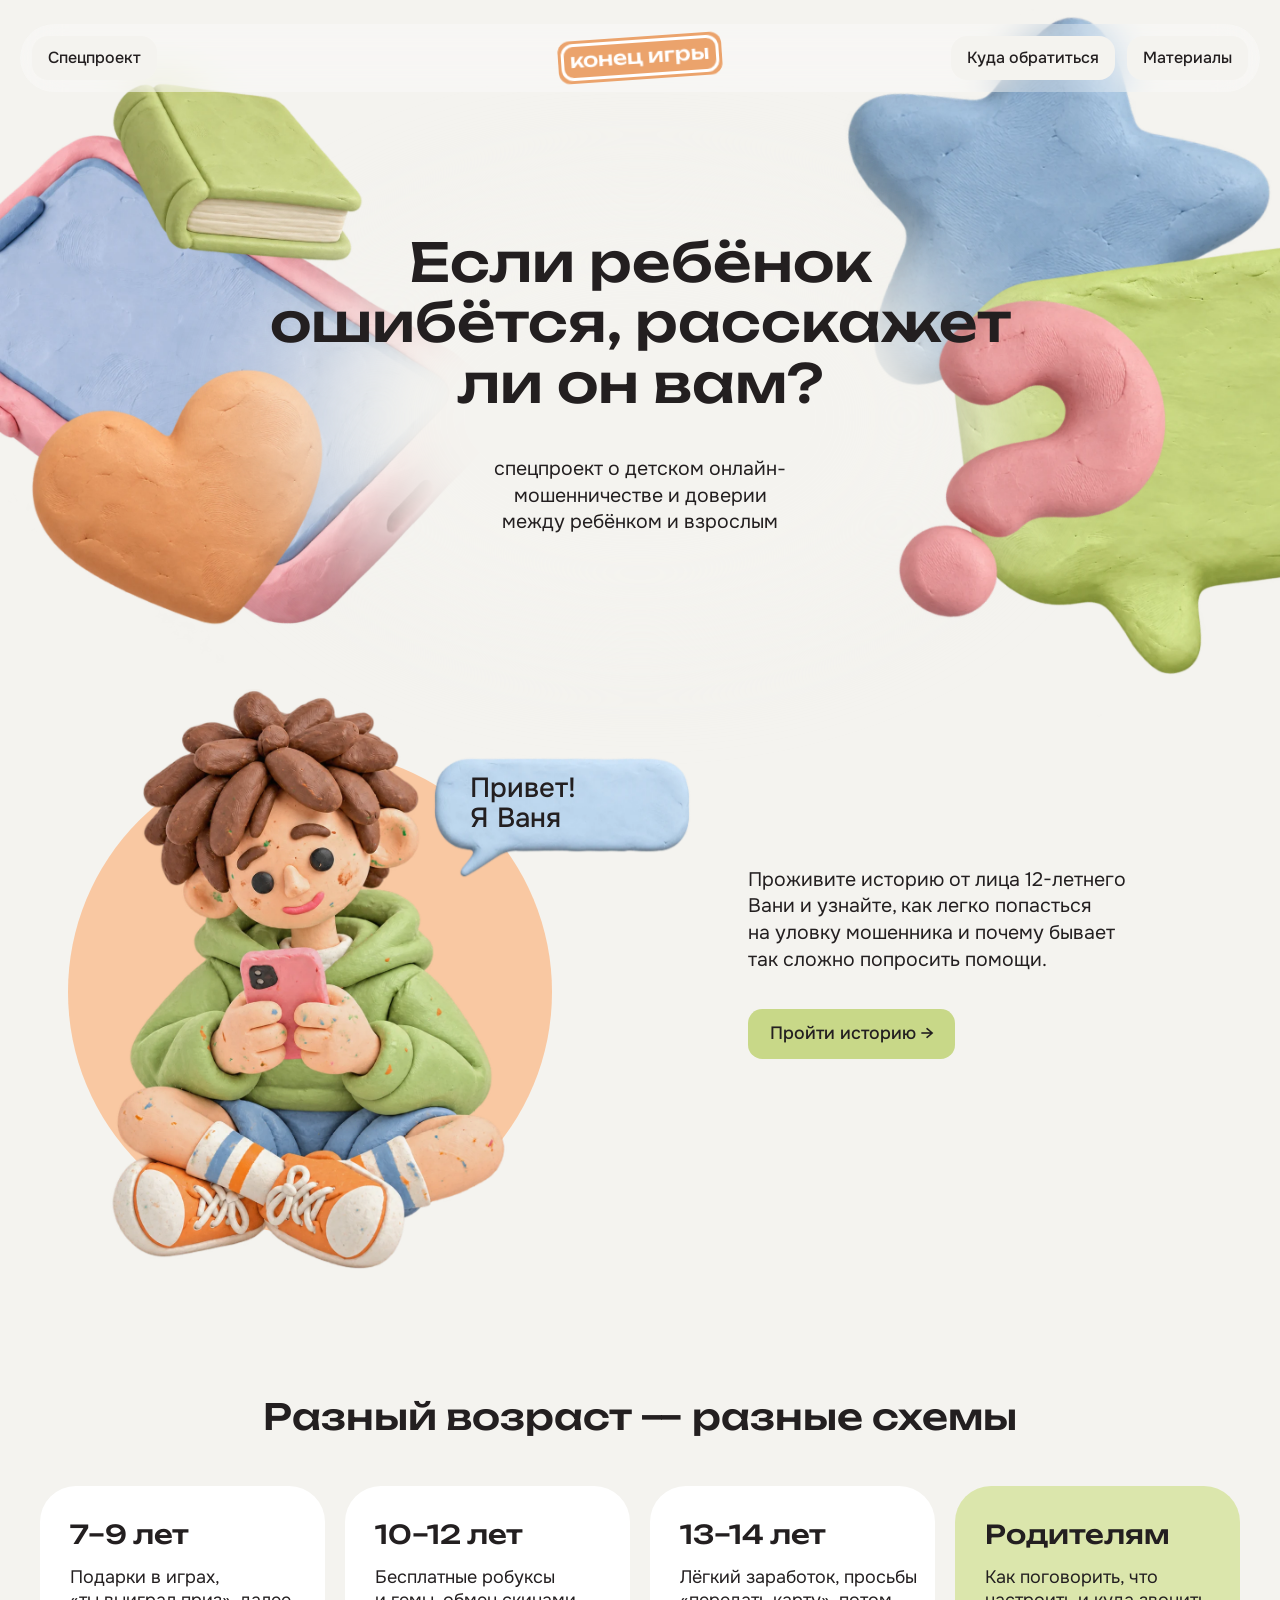
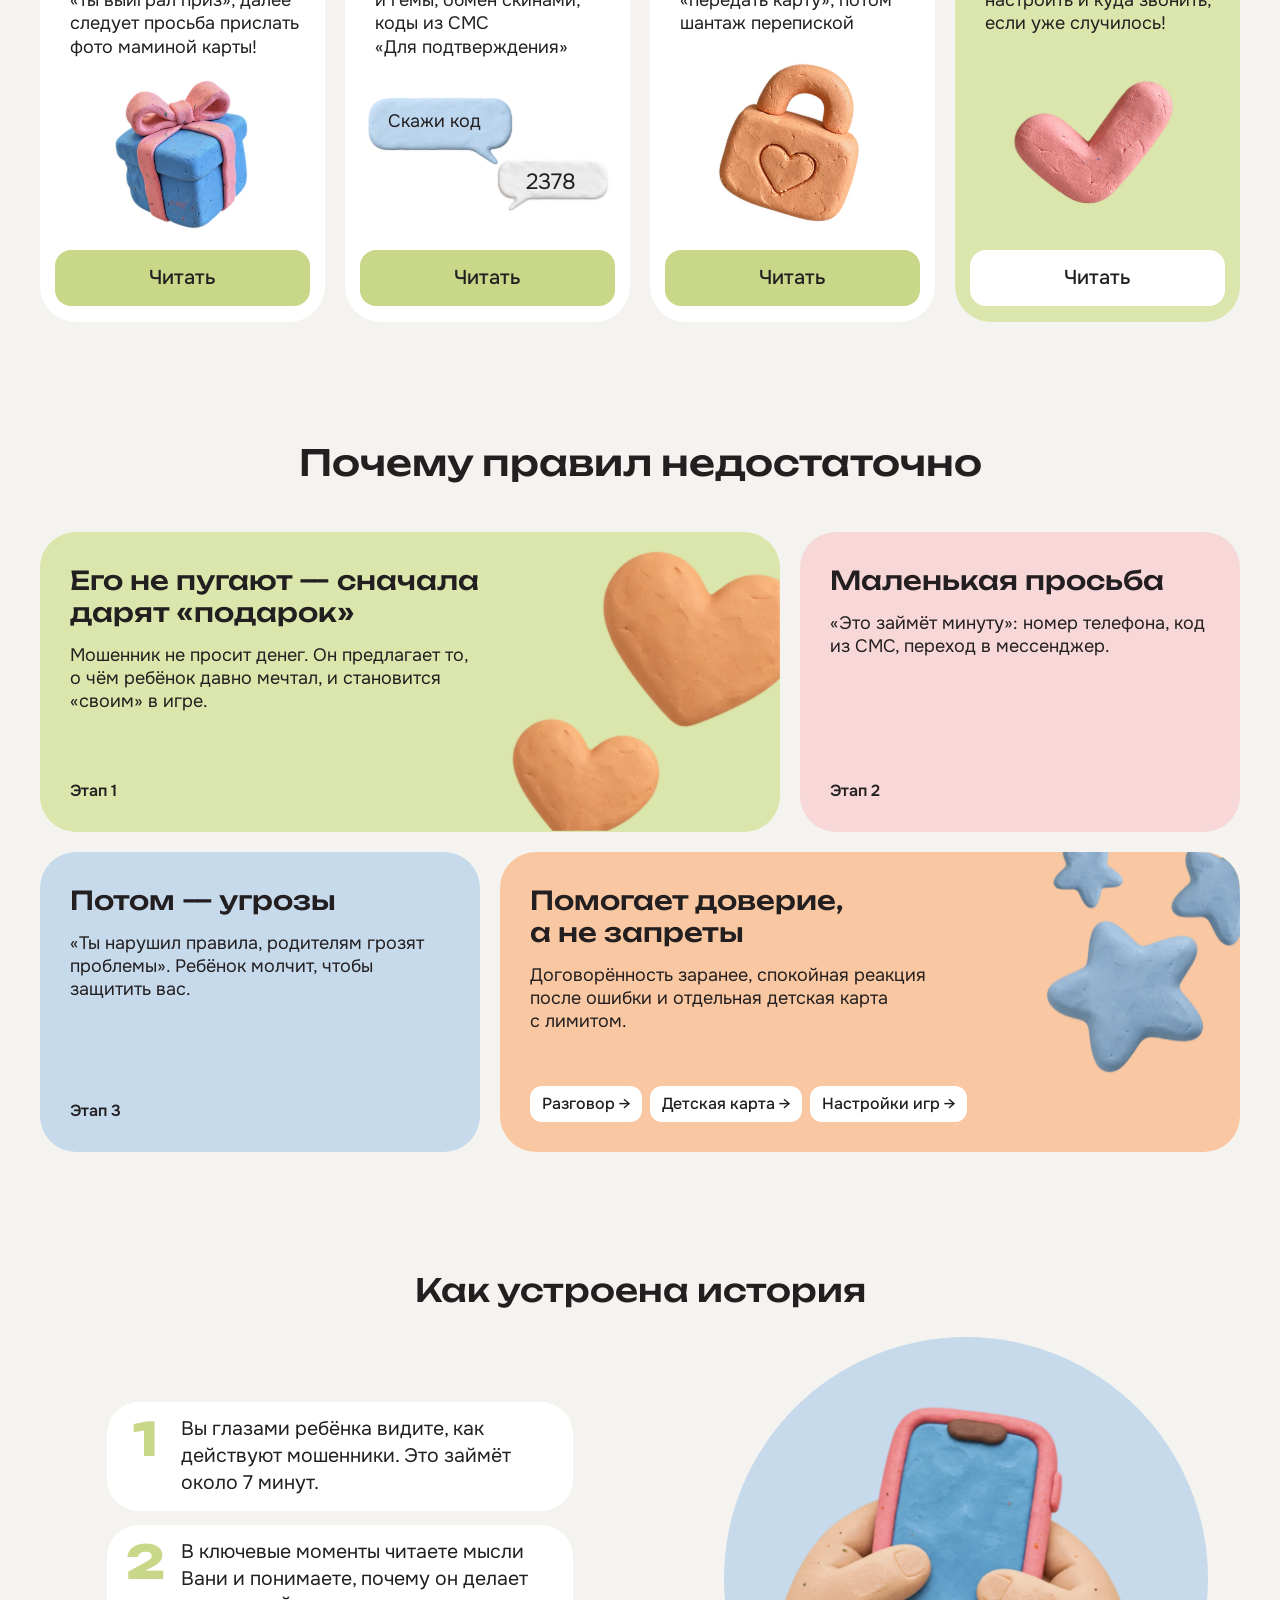
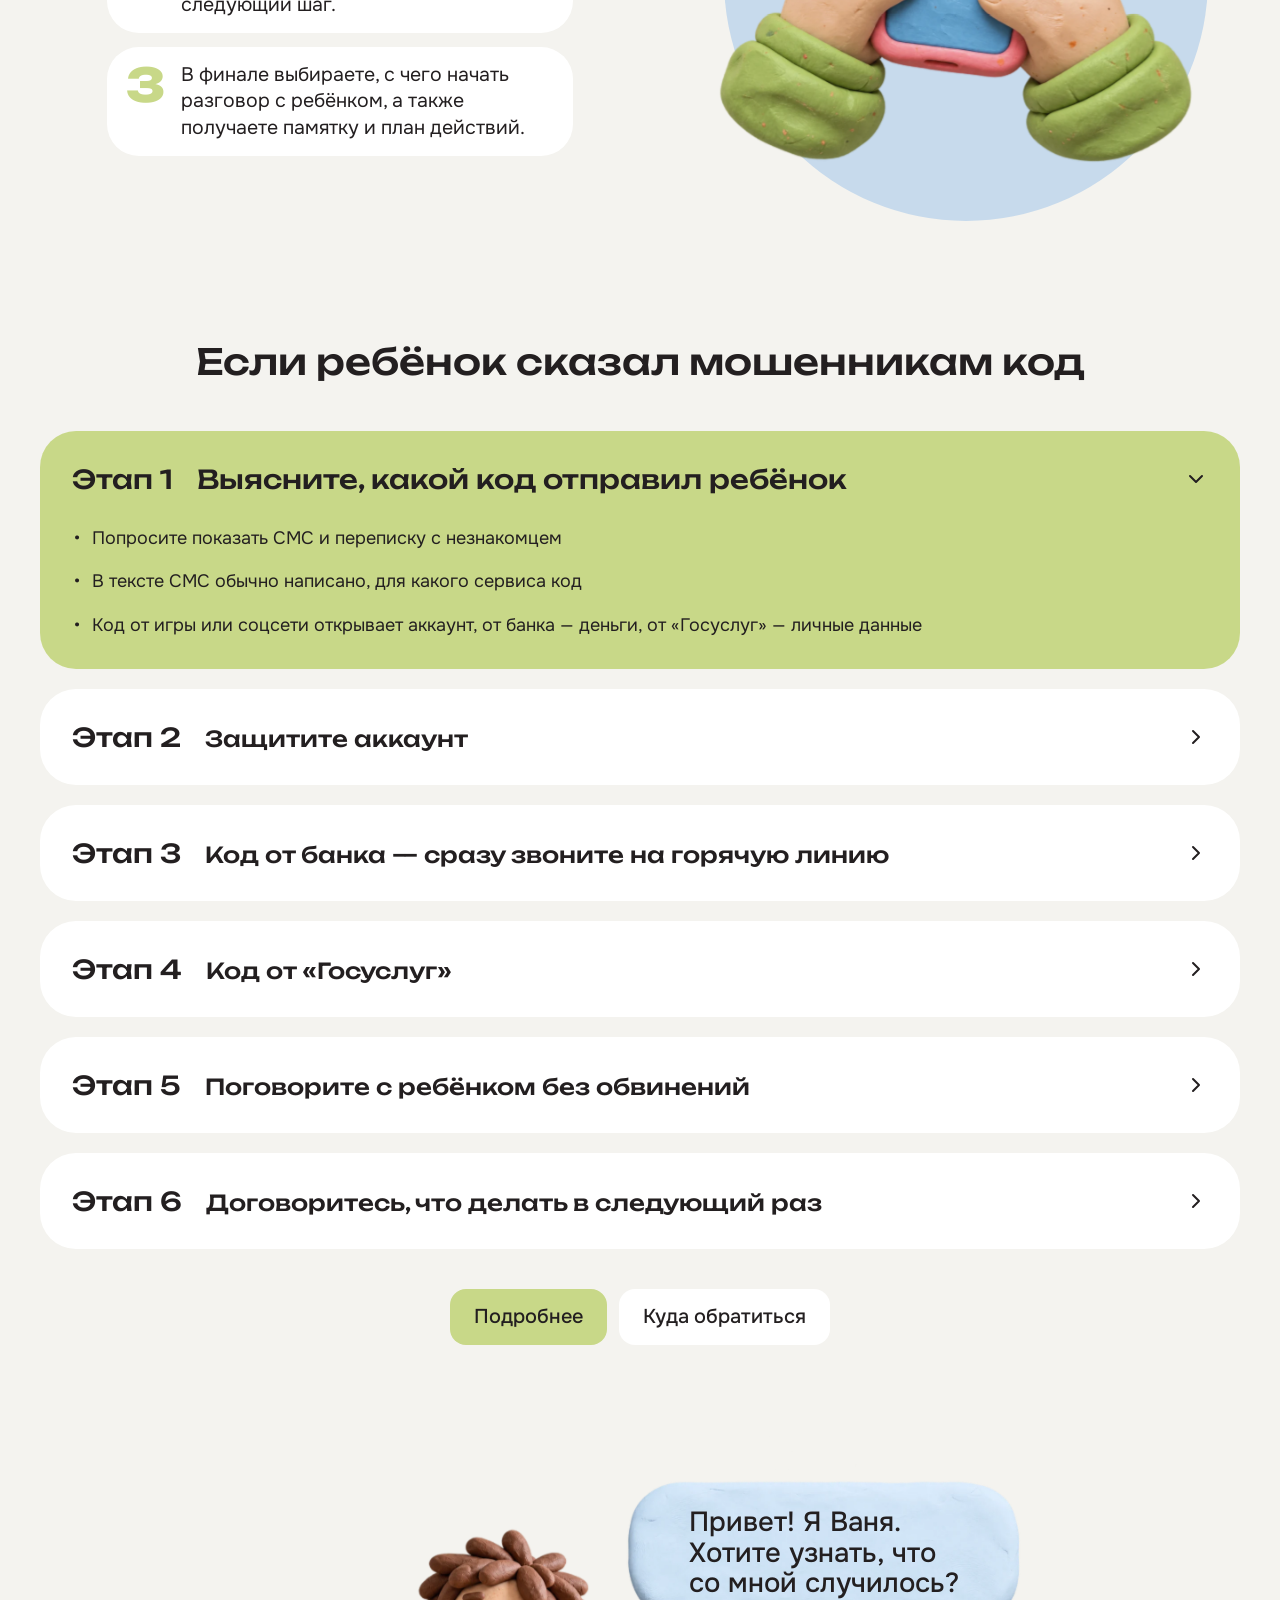
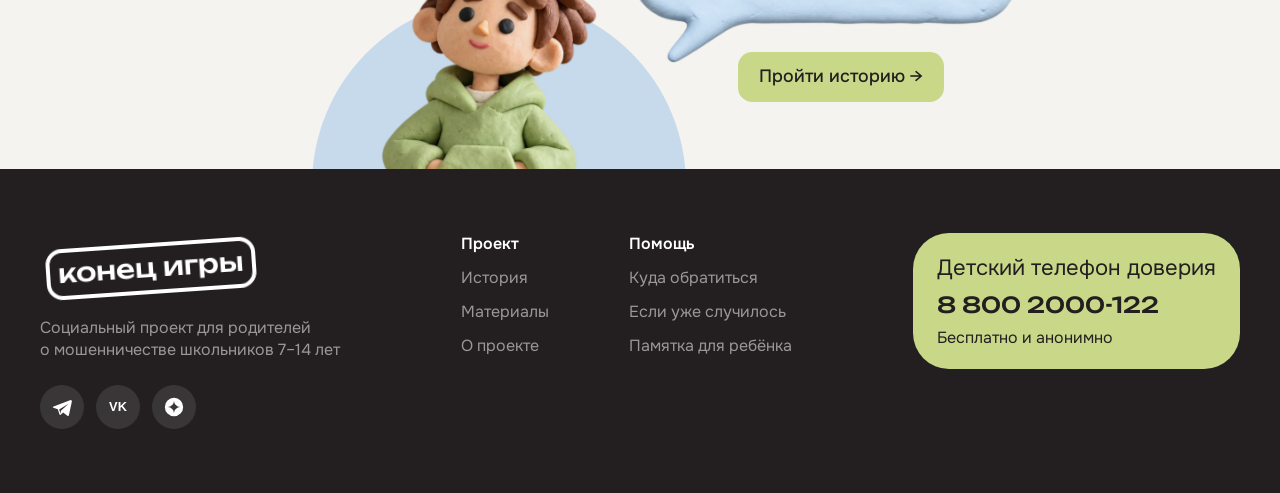
<file: index.html>
<!doctype html>
<html lang="ru">
<head>
  <meta charset="utf-8">
  <meta name="viewport" content="width=device-width, initial-scale=1">
  <title>Как защитить детей от мошенников в интернете и играх — Конец игры</title>
  <meta name="description" content="Как мошенники обманывают детей 7–14 лет в играх вроде Роблокса и в мессенджерах и что делать, если ребёнок сказал код из СМС. Интерактивная история 12-летнего Вани и памятки для родителей.">
  <meta name="yandex-verification" content="2475af192db2d3e0" />
  <link rel="canonical" href="https://endofthegame.ru/">
  <meta name="robots" content="index, follow">
  <meta name="theme-color" content="#f4f3ef">
  <link rel="icon" href="/favicon.ico" sizes="any">
  <link rel="icon" href="/icon-192.png" type="image/png" sizes="192x192">
  <link rel="apple-touch-icon" href="/apple-touch-icon.png">
  <link rel="manifest" href="/site.webmanifest">
  <meta property="og:type" content="website">
  <meta property="og:site_name" content="Конец игры">
  <meta property="og:locale" content="ru_RU">
  <meta property="og:url" content="https://endofthegame.ru/">
  <meta property="og:title" content="Конец игры — если ребёнок ошибётся, расскажет ли он вам?">
  <meta property="og:description" content="Как мошенники обманывают детей 7–14 лет в играх вроде Роблокса и в мессенджерах и что делать, если ребёнок сказал код из СМС. Интерактивная история 12-летнего Вани и памятки для родителей.">
  <meta property="og:image" content="https://endofthegame.ru/assets/og/og-image-2.jpg">
  <meta property="og:image:width" content="1200">
  <meta property="og:image:height" content="630">
  <meta property="og:image:alt" content="Конец игры: пластилиновый Ваня со смартфоном и вопрос «Если ребёнок ошибётся, расскажет ли он вам?»">
  <meta name="twitter:card" content="summary_large_image">
  <meta name="twitter:title" content="Конец игры — если ребёнок ошибётся, расскажет ли он вам?">
  <meta name="twitter:description" content="Как мошенники обманывают детей 7–14 лет в играх вроде Роблокса и в мессенджерах и что делать, если ребёнок сказал код из СМС. Интерактивная история 12-летнего Вани и памятки для родителей.">
  <meta name="twitter:image" content="https://endofthegame.ru/assets/og/og-image-2.jpg">
  <script type="application/ld+json">{"@context": "https://schema.org", "@type": "WebSite", "name": "Конец игры", "url": "https://endofthegame.ru/", "inLanguage": "ru", "description": "Как мошенники обманывают детей 7–14 лет в играх вроде Роблокса и в мессенджерах и что делать, если ребёнок сказал код из СМС. Интерактивная история 12-летнего Вани и памятки для родителей.", "image": "https://endofthegame.ru/assets/og/og-image-2.jpg"}</script>
  <link rel="preconnect" href="https://fonts.googleapis.com">
  <link rel="preconnect" href="https://fonts.gstatic.com" crossorigin>
  <link href="https://fonts.googleapis.com/css2?family=Onest:wght@400;500;600&family=Unbounded:wght@500;800&display=swap" rel="stylesheet">
  <link rel="stylesheet" href="css/styles.css?v=202610290910">
  <!-- Картинки первого экрана: грузим сразу, только нужный вариант (компьютер или телефон) -->
  <link rel="preload" as="image" href="assets/m/m-hero.webp?v=2" type="image/webp" media="(max-width: 900px), (max-width: 1100px) and (max-height: 500px)" fetchpriority="high">
  <link rel="preload" as="image" href="assets/hero-phone.webp" type="image/webp" media="(min-width: 1101px), (min-width: 901px) and (min-height: 501px)" fetchpriority="high">
  <link rel="preload" as="image" href="assets/hero-book.webp" type="image/webp" media="(min-width: 1101px), (min-width: 901px) and (min-height: 501px)" fetchpriority="high">
  <link rel="preload" as="image" href="assets/hero-heart.webp" type="image/webp" media="(min-width: 1101px), (min-width: 901px) and (min-height: 501px)" fetchpriority="high">
  <link rel="preload" as="image" href="assets/hero-cloud.webp" type="image/webp" media="(min-width: 1101px), (min-width: 901px) and (min-height: 501px)" fetchpriority="high">
  <link rel="preload" as="image" href="assets/hero-bubble-lime.webp" type="image/webp" media="(min-width: 1101px), (min-width: 901px) and (min-height: 501px)" fetchpriority="high">
  <link rel="preload" as="image" href="assets/hero-question.webp" type="image/webp" media="(min-width: 1101px), (min-width: 901px) and (min-height: 501px)" fetchpriority="high">
  <!-- Yandex.Metrika counter -->
  <script type="text/javascript">
      (function(m,e,t,r,i,k,a){
          m[i]=m[i]||function(){(m[i].a=m[i].a||[]).push(arguments)};
          m[i].l=1*new Date();
          for (var j = 0; j < document.scripts.length; j++) {if (document.scripts[j].src === r) { return; }}
          k=e.createElement(t),a=e.getElementsByTagName(t)[0],k.async=1,k.src=r,a.parentNode.insertBefore(k,a)
      })(window, document,'script','https://mc.yandex.ru/metrika/tag.js?id=113775909', 'ym');

      ym(113775909, 'init', {ssr:true, webvisor:true, clickmap:true, ecommerce:"dataLayer", referrer: document.referrer, url: location.href, accurateTrackBounce:true, trackLinks:true});
  </script>
  <noscript><div><img src="https://mc.yandex.ru/watch/113775909" style="position:absolute; left:-9999px;" alt="" /></div></noscript>
  <!-- /Yandex.Metrika counter -->
</head>
<body>

<header class="header">
  <a class="nav-item" href="/">Спецпроект</a>
  <a class="header__logo" href="/" aria-label="Конец игры — на главную"><span class="logo">Конец игры</span></a>
  <button class="header__burger" type="button" aria-label="Меню" aria-expanded="false" data-burger><span></span></button>
  <nav class="header__menu" aria-label="Основное меню">
    <a class="nav-item" href="/help">Куда обратиться</a>
    <a class="nav-item" href="/materials">Материалы</a>
  </nav>
</header>

<main>
  <!-- Первый экран: коллаж в координатах макета 1440 -->
  <section class="hero" data-fit data-stretch aria-labelledby="hero-title">
    <!-- На телефоне вместо коллажа — одна картинка из мобильного макета -->
    <img decoding="async" fetchpriority="high" class="hero__m-art m-only" src="assets/m/m-hero.webp?v=2" alt="" width="1170" height="1740">
    <div class="hero__shapes">
    <img decoding="async" loading="lazy" class="deco" data-m="phone" src="assets/hero-phone.webp" alt="" style="left:0px;top:0px;width:736.5px;height:933.5px">
    <img decoding="async" loading="lazy" class="deco" data-m="book" src="assets/hero-book.webp" alt="" style="left:78px;top:53px;width:368px;height:296px">
    <img decoding="async" loading="lazy" class="deco" data-m="heart" src="assets/hero-heart.webp" alt="" style="left:0.3px;top:368px;width:445.6px;height:389.7px">
    <img decoding="async" loading="lazy" class="deco" data-a="right" data-m="cloud" src="assets/hero-cloud.webp" alt="" style="left:782px;top:0px;width:658px;height:536.5px">
    <img decoding="async" loading="lazy" class="deco" data-a="right" data-m="bubble" src="assets/hero-bubble-lime.webp" alt="" style="left:977px;top:144px;width:463px;height:739.9px">
    <div class="hero__glow" data-a="center" aria-hidden="true"></div>
    <img decoding="async" loading="lazy" class="deco" data-a="right" data-m="question" src="assets/hero-question.webp" alt="" style="left:887px;top:261px;width:477px;height:507px">
    </div>

    <div class="hero__title" data-a="center">
      <h1 class="h1" id="hero-title">Если ребёнок ошибётся, расскажет ли он&nbsp;вам?</h1>
      <p class="lead">спецпроект о&nbsp;детском онлайн-мошенничестве и&nbsp;доверии между ребёнком и&nbsp;взрослым</p>
    </div>

    <div class="hero__vanya">
    <div class="circle" data-m="vanya-circle" style="left:76px;top:844px;width:544px;height:544px;background:var(--peach-200)"></div>
    <picture><source media="(max-width: 600px)" srcset="assets/m/m-teen-hero.webp"><img decoding="async" class="deco" data-m="vanya" src="assets/teen-hero.webp" alt="Ваня — пластилиновый подросток со смартфоном" style="left:25px;top:768px;width:617px;height:667px"></picture>
    <picture><source media="(max-width: 600px)" srcset="assets/m/m-hello.webp"><img decoding="async" class="deco" data-m="hello" src="assets/bubble-blue-small.webp" alt="" style="left:471px;top:816px;width:321px;height:199px"></picture>
    <p class="bubble-text" data-m="hello-text" style="left:529px;top:870px;width:207px">Привет!<br>Я&nbsp;Ваня</p>
    </div>

    <div class="hero__intro" data-a="center">
      <p class="lead">Проживите историю от&nbsp;лица 12-летнего Вани и&nbsp;узнайте, как легко попасться на&nbsp;уловку мошенника и&nbsp;почему бывает так сложно попросить&nbsp;помощи.</p>
      <a class="btn" href="/story">Пройти историю →</a>
    </div>
  </section>

  <!-- Разный возраст — разные схемы -->
  <section class="section container" aria-labelledby="ages-title">
    <h2 class="h2 section__title" id="ages-title">Разный возраст&nbsp;— разные&nbsp;схемы</h2>
    <div class="ages">
      <article class="age-card">
        <div class="age-card__text">
          <h3 class="h3">7–9&nbsp;лет</h3>
          <p class="body">Подарки в&nbsp;играх, «ты&nbsp;выиграл приз», далее следует просьба прислать фото маминой&nbsp;карты!</p>
        </div>
        <img decoding="async" loading="lazy" class="deco" data-vis="0.073 0.939" src="assets/age-gift.webp" alt="" style="left:59.8px;top:182.5px;width:166.5px;height:171px">
        <a class="btn" href="/materials">Читать</a>
      </article>

      <article class="age-card">
        <div class="age-card__text">
          <h3 class="h3">10–12&nbsp;лет</h3>
          <p class="body">Бесплатные робуксы и&nbsp;гемы, обмен скинами, коды из&nbsp;СМС «Для&nbsp;подтверждения»</p>
        </div>
        <!-- Облачко и его текст в одной обёртке, чтобы двигались вместе -->
        <div class="deco age-bubble" style="left:15px;top:182px;width:161px;height:100px">
          <img decoding="async" loading="lazy" src="assets/age-bubble-blue.webp" alt="" data-vis="0.185 0.855">
          <p class="age-card__snippet" style="left:28px;top:31px">Скажи&nbsp;код</p>
        </div>
        <div class="deco age-bubble" style="left:146px;top:248px;width:124.3px;height:77.2px">
          <img decoding="async" loading="lazy" src="assets/age-bubble-white.webp" alt="" data-vis="0.181 0.852">
          <p class="age-card__snippet age-card__snippet--code" style="left:35px;top:22px">2378</p>
        </div>
        <a class="btn" href="/materials">Читать</a>
      </article>

      <article class="age-card">
        <div class="age-card__text">
          <h3 class="h3">13–14&nbsp;лет</h3>
          <p class="body">Лёгкий заработок, просьбы «передать карту», потом шантаж&nbsp;перепиской</p>
        </div>
        <img decoding="async" loading="lazy" class="deco" data-vis="0.043 0.957" src="assets/age-lock.webp" alt="" style="left:49.8px;top:169px;width:182.5px;height:173px">
        <a class="btn" href="/materials">Читать</a>
      </article>

      <article class="age-card age-card--lime">
        <div class="age-card__text">
          <h3 class="h3">Родителям</h3>
          <p class="body">Как поговорить, что настроить и&nbsp;куда звонить, если уже&nbsp;случилось!</p>
        </div>
        <img decoding="async" loading="lazy" class="deco" data-vis="0.03 0.951" src="assets/age-check.webp" alt="" style="left:52.5px;top:192px;width:180px;height:133px">
        <a class="btn btn--white" href="/help">Читать</a>
      </article>
    </div>
  </section>

  <!-- Почему правил недостаточно -->
  <section class="section container" aria-labelledby="why-title">
    <h2 class="h2 section__title" id="why-title">Почему правил недостаточно</h2>
    <div class="stages">
      <article class="stage-card stage-card--lime">
        <div class="stage-card__text">
          <h3 class="h3">Его не&nbsp;пугают&nbsp;— сначала дарят «подарок»</h3>
          <p class="body">Мошенник не&nbsp;просит денег. Он&nbsp;предлагает то, о&nbsp;чём ребёнок давно мечтал, и&nbsp;становится «своим» в&nbsp;игре.</p>
        </div>
        <p class="stage-card__step">Этап&nbsp;1</p>
        <img decoding="async" loading="lazy" class="deco" src="assets/stage-heart-small.webp" alt="" style="left:438px;top:165px;width:209.2px;height:134.8px">
        <img decoding="async" loading="lazy" class="deco" src="assets/stage-heart-large.webp" alt="" style="left:515px;top:0.1px;width:225.3px;height:226.8px">
        <img decoding="async" loading="lazy" class="stage-card__m-art m-only" src="assets/m/m-stage-hearts.webp" alt="" style="right:0;top:0;width:130.5px">
      </article>
      <article class="stage-card stage-card--pink">
        <div class="stage-card__text">
          <h3 class="h3">Маленькая просьба</h3>
          <p class="body">«Это займёт минуту»: номер телефона, код из&nbsp;СМС, переход в&nbsp;мессенджер.</p>
        </div>
        <p class="stage-card__step">Этап&nbsp;2</p>
      </article>
    </div>
    <div class="stages stages--bottom">
      <article class="stage-card stage-card--blue">
        <div class="stage-card__text">
          <h3 class="h3">Потом —&nbsp;угрозы</h3>
          <p class="body">«Ты&nbsp;нарушил правила, родителям грозят проблемы». Ребёнок молчит, чтобы защитить&nbsp;вас.</p>
        </div>
        <p class="stage-card__step">Этап&nbsp;3</p>
      </article>
      <article class="stage-card stage-card--peach">
        <img decoding="async" loading="lazy" class="deco" src="assets/stage-star-1.webp" alt="" style="left:628px;top:0px;width:112px;height:125.6px">
        <img decoding="async" loading="lazy" class="deco" src="assets/stage-star-2.webp" alt="" style="left:525px;top:0px;width:125.2px;height:77.5px">
        <img decoding="async" loading="lazy" class="deco" src="assets/stage-star-3.webp" alt="" style="left:544px;top:25px;width:195.8px;height:234.5px">
        <img decoding="async" loading="lazy" class="stage-card__m-art m-only" src="assets/m/m-stage-stars.webp" alt="" style="right:0;top:0;width:127px">
        <div class="stage-card__text">
          <h3 class="h3" style="max-width:325px">Помогает доверие, а&nbsp;не&nbsp;запреты</h3>
          <p class="body" style="max-width:422px">Договорённость заранее, спокойная реакция после ошибки и&nbsp;отдельная детская карта с&nbsp;лимитом.</p>
        </div>
        <div class="stage-card__chips">
          <a class="chip" href="/materials">Разговор →</a>
          <a class="chip" href="/materials">Детская карта →</a>
          <a class="chip" href="/materials">Настройки игр →</a>
        </div>
      </article>
    </div>
  </section>

  <!-- Как устроена история -->
  <section class="section" aria-labelledby="how-title">
    <div class="how" data-fit style="width:1440px;margin:0 auto">
      <h2 class="h2 center how__title" id="how-title">Как устроена&nbsp;история</h2>
      <ol class="how__list">
        <li class="option-card"><span class="number">1</span><p class="lead">Вы&nbsp;глазами ребёнка видите, как действуют мошенники. Это займёт около 7 минут.</p></li>
        <li class="option-card"><span class="number">2</span><p class="lead">В&nbsp;ключевые моменты читаете мысли Вани и&nbsp;понимаете, почему он&nbsp;делает следующий шаг.</p></li>
        <li class="option-card"><span class="number">3</span><p class="lead">В&nbsp;финале выбираете, с&nbsp;чего начать разговор с&nbsp;ребёнком, а&nbsp;также получаете памятку и&nbsp;план действий.</p></li>
      </ol>
      <div class="how__art" aria-hidden="true">
        <div class="circle" style="inset:0;background:var(--blue-200)"></div>
        <picture><source media="(max-width: 600px)" srcset="assets/m/m-hands.webp"><img decoding="async" loading="lazy" class="deco" src="assets/hands-phone.webp" alt="" style="left:-9px;top:58px;width:539px;height:420px"></picture>
      </div>
    </div>
  </section>

  <!-- Если это уже случилось -->
  <section class="section container" id="if-happened" aria-labelledby="happened-title">
    <h2 class="h2 section__title" id="happened-title">Если ребёнок сказал мошенникам&nbsp;код</h2>
    <!-- Шаги совпадают с памяткой для родителей на «Куда обратиться» -->
    <div class="steps">
      <details class="step" open>
        <summary class="step__head">
          <span class="step__title"><span class="step__num">Этап 1</span><span class="step__name">Выясните, какой код отправил ребёнок</span></span>
          <svg class="step__chevron" viewBox="0 0 24 24" fill="none" aria-hidden="true"><path d="M9 6l6 6-6 6" stroke="currentColor" stroke-width="2" stroke-linecap="round" stroke-linejoin="round"/></svg>
        </summary>
        <ul class="step__body body">
          <li>Попросите показать СМС и&nbsp;переписку с&nbsp;незнакомцем</li>
          <li>В&nbsp;тексте СМС обычно написано, для&nbsp;какого сервиса&nbsp;код</li>
          <li>Код от&nbsp;игры или&nbsp;соцсети открывает аккаунт, от&nbsp;банка&nbsp;— деньги, от&nbsp;«Госуслуг»&nbsp;— личные&nbsp;данные</li>
        </ul>
      </details>
      <details class="step">
        <summary class="step__head">
          <span class="step__title"><span class="step__num">Этап 2</span><span class="step__name">Защитите аккаунт</span></span>
          <svg class="step__chevron" viewBox="0 0 24 24" fill="none" aria-hidden="true"><path d="M9 6l6 6-6 6" stroke="currentColor" stroke-width="2" stroke-linecap="round" stroke-linejoin="round"/></svg>
        </summary>
        <ul class="step__body body">
          <li>Откройте приложение сами, не&nbsp;по&nbsp;ссылкам незнакомца</li>
          <li>Смените пароль, завершите чужие сеансы, включите двухфакторную&nbsp;защиту</li>
          <li>Сделайте скриншоты переписки и&nbsp;СМС, ничего не&nbsp;удаляйте</li>
        </ul>
      </details>
      <details class="step">
        <summary class="step__head">
          <span class="step__title"><span class="step__num">Этап 3</span><span class="step__name">Код от&nbsp;банка&nbsp;— сразу звоните на&nbsp;горячую линию</span></span>
          <svg class="step__chevron" viewBox="0 0 24 24" fill="none" aria-hidden="true"><path d="M9 6l6 6-6 6" stroke="currentColor" stroke-width="2" stroke-linecap="round" stroke-linejoin="round"/></svg>
        </summary>
        <ul class="step__body body">
          <li>Номер берите на&nbsp;обороте карты или&nbsp;на&nbsp;официальном сайте&nbsp;банка</li>
          <li>Попросите проверить операции и&nbsp;заблокировать карту или&nbsp;онлайн-банк</li>
          <li>Не&nbsp;«отменяйте перевод» по&nbsp;инструкции&nbsp;незнакомца</li>
        </ul>
      </details>
      <details class="step">
        <summary class="step__head">
          <span class="step__title"><span class="step__num">Этап 4</span><span class="step__name">Код от&nbsp;«Госуслуг»</span></span>
          <svg class="step__chevron" viewBox="0 0 24 24" fill="none" aria-hidden="true"><path d="M9 6l6 6-6 6" stroke="currentColor" stroke-width="2" stroke-linecap="round" stroke-linejoin="round"/></svg>
        </summary>
        <ul class="step__body body">
          <li>Войдите через официальный сайт или&nbsp;приложение и&nbsp;смените&nbsp;пароль</li>
          <li>Проверьте сеансы, контакты и&nbsp;историю действий</li>
          <li>Нет доступа&nbsp;— в&nbsp;поддержку, данные уже используют&nbsp;— в&nbsp;полицию</li>
        </ul>
      </details>
      <details class="step">
        <summary class="step__head">
          <span class="step__title"><span class="step__num">Этап 5</span><span class="step__name">Поговорите с&nbsp;ребёнком без&nbsp;обвинений</span></span>
          <svg class="step__chevron" viewBox="0 0 24 24" fill="none" aria-hidden="true"><path d="M9 6l6 6-6 6" stroke="currentColor" stroke-width="2" stroke-linecap="round" stroke-linejoin="round"/></svg>
        </summary>
        <ul class="step__body body">
          <li>Скажите: «Спасибо, что&nbsp;рассказал. Давай вместе&nbsp;разберёмся»</li>
          <li>Сначала решите проблему, потом спокойно&nbsp;обсудите</li>
          <li>Ошибка&nbsp;— не&nbsp;повод для&nbsp;наказания: на&nbsp;уловки попадаются и&nbsp;взрослые</li>
        </ul>
      </details>
      <details class="step">
        <summary class="step__head">
          <span class="step__title"><span class="step__num">Этап 6</span><span class="step__name">Договоритесь, что&nbsp;делать в&nbsp;следующий раз</span></span>
          <svg class="step__chevron" viewBox="0 0 24 24" fill="none" aria-hidden="true"><path d="M9 6l6 6-6 6" stroke="currentColor" stroke-width="2" stroke-linecap="round" stroke-linejoin="round"/></svg>
        </summary>
        <ul class="step__body body">
          <li>Коды из&nbsp;СМС никому, даже «поддержке» и&nbsp;друзьям</li>
          <li>Требуют код, угрожают или&nbsp;обещают подарок&nbsp;— прекратить разговор и&nbsp;прийти к&nbsp;взрослому</li>
          <li>Рассказать вам можно всегда, даже если уже&nbsp;ответил</li>
        </ul>
      </details>
    </div>
    <div class="steps__more">
      <a class="btn" href="/help#parents-memo">Подробнее</a>
      <a class="btn btn--white" href="/help#contacts-block">Куда обратиться</a>
    </div>
  </section>

  <!-- Финальный призыв -->
  <section class="final" aria-label="Пройти историю">
    <div class="final__stage" data-fit>
      <div class="final__vanya">
      <div class="circle" style="left:351px;top:189px;width:421px;height:421px;background:var(--blue-200)"></div>
      <picture><source media="(max-width: 600px)" srcset="assets/m/m-cta-teen.webp"><img decoding="async" loading="lazy" class="deco" src="assets/teen-final.webp" alt="Ваня" style="left:422px;top:109px;width:259px;height:482px"></picture>
      </div>
      <div class="final__bubble">
      <picture><source media="(max-width: 600px)" srcset="assets/m/m-cta-bubble.webp"><img decoding="async" loading="lazy" class="deco" src="assets/bubble-blue-large.webp" alt="" style="left:680px;top:0;width:492px;height:306px"></picture>
      <p class="bubble-text" style="left:707px;top:58px;width:439px;height:160px"><span>Привет! Я&nbsp;Ваня.<br>Хотите узнать, что<br>со&nbsp;мной&nbsp;случилось?</span></p>
      </div>
      <a class="btn final__btn" href="/story" style="position:absolute;left:830px;top:250px">Пройти историю →</a>
    </div>
  </section>
</main>

<footer class="footer">
  <div class="container footer__inner">
    <div class="footer__about">
      <span class="logo logo--footer">Конец игры</span>
      <p class="body-s">Социальный проект для&nbsp;родителей<br>о&nbsp;мошенничестве школьников 7–14&nbsp;лет</p>
      <ul class="socials" aria-label="Мы в соцсетях">
        <li><a class="socials__link" href="https://t.me/endofthegame2" target="_blank" rel="noopener" aria-label="Telegram" title="Telegram"><svg viewBox="0 0 24 24" aria-hidden="true"><path fill="currentColor" d="M21.4 4.3 2.9 11.4c-1.2.5-1.2 1.2-.2 1.5l4.7 1.5 1.8 5.5c.2.6.4.8.8.8s.6-.2.9-.5l2.3-2.2 4.7 3.5c.9.5 1.5.2 1.7-.8l3.1-14.5c.3-1.3-.5-1.8-1.3-1.5Zm-12.5 10.5 8.9-5.6c.4-.3.8-.1.5.2l-7.5 6.8-.3 3.1-1.6-4.5Z"/></svg></a></li>
        <li><a class="socials__link" href="https://vk.ru/club242560627" target="_blank" rel="noopener" aria-label="ВКонтакте" title="ВКонтакте"><svg viewBox="0 0 24 24" aria-hidden="true"><text x="12" y="16.2" text-anchor="middle" fill="currentColor" font-family="Arial, sans-serif" font-weight="700" font-size="14">VK</text></svg></a></li>
        <li><a class="socials__link" href="https://dzen.ru/endofthegame" target="_blank" rel="noopener" aria-label="Дзен" title="Дзен"><svg viewBox="0 0 24 24" aria-hidden="true"><path fill="currentColor" fill-rule="evenodd" d="M12 2a10 10 0 1 1 0 20 10 10 0 0 1 0-20Zm0 3.2c-.15 3.75-3.05 6.65-6.8 6.8 3.75.15 6.65 3.05 6.8 6.8.15-3.75 3.05-6.65 6.8-6.8-3.75-.15-6.65-3.05-6.8-6.8Z"/></svg></a></li>
      </ul>
    </div>
    <nav class="footer__nav" aria-label="Подвал">
      <div class="footer__col">
        <span class="footer__col-title">Проект</span>
        <a href="/story">История</a>
        <a href="/materials">Материалы</a>
        <a href="/about">О&nbsp;проекте</a>
      </div>
      <div class="footer__col">
        <span class="footer__col-title">Помощь</span>
        <a href="/help">Куда обратиться</a>
        <a href="/#if-happened">Если уже случилось</a>
        <a href="/materials">Памятка для&nbsp;ребёнка</a>
      </div>
    </nav>
    <a class="hotline" href="tel:88002000122">
      <span class="hotline__title">Детский телефон доверия</span>
      <span class="hotline__phone">8 800 2000-122</span>
      <span class="body-s">Бесплатно и&nbsp;анонимно</span>
    </a>
  </div>
</footer>

<script src="js/fit.js?v=202610290910"></script>
<script src="js/menu.js?v=202610290910"></script>
<script src="js/age-center.js?v=202610290910"></script>
<script src="js/hero-motion.js?v=202610290910"></script>
<script src="js/page-motion.js?v=202610290910"></script>
</body>
</html>
</file>
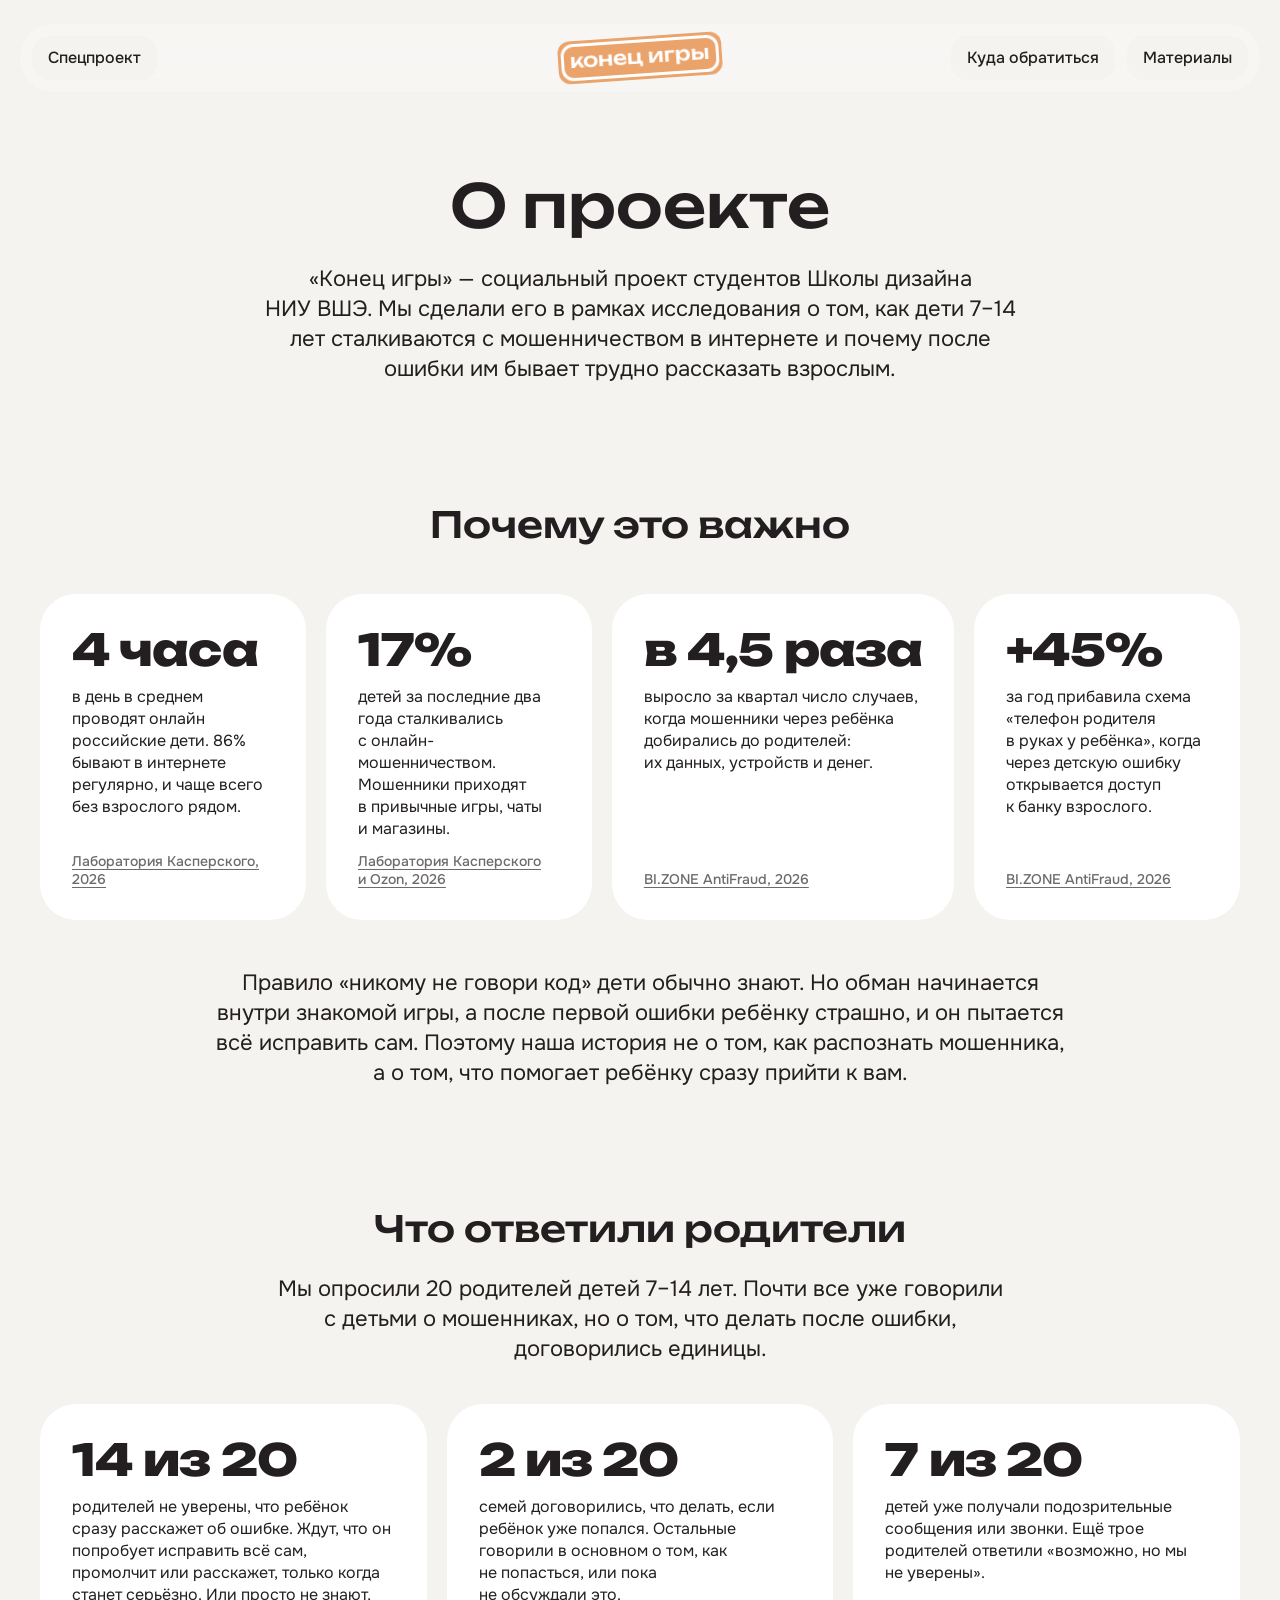
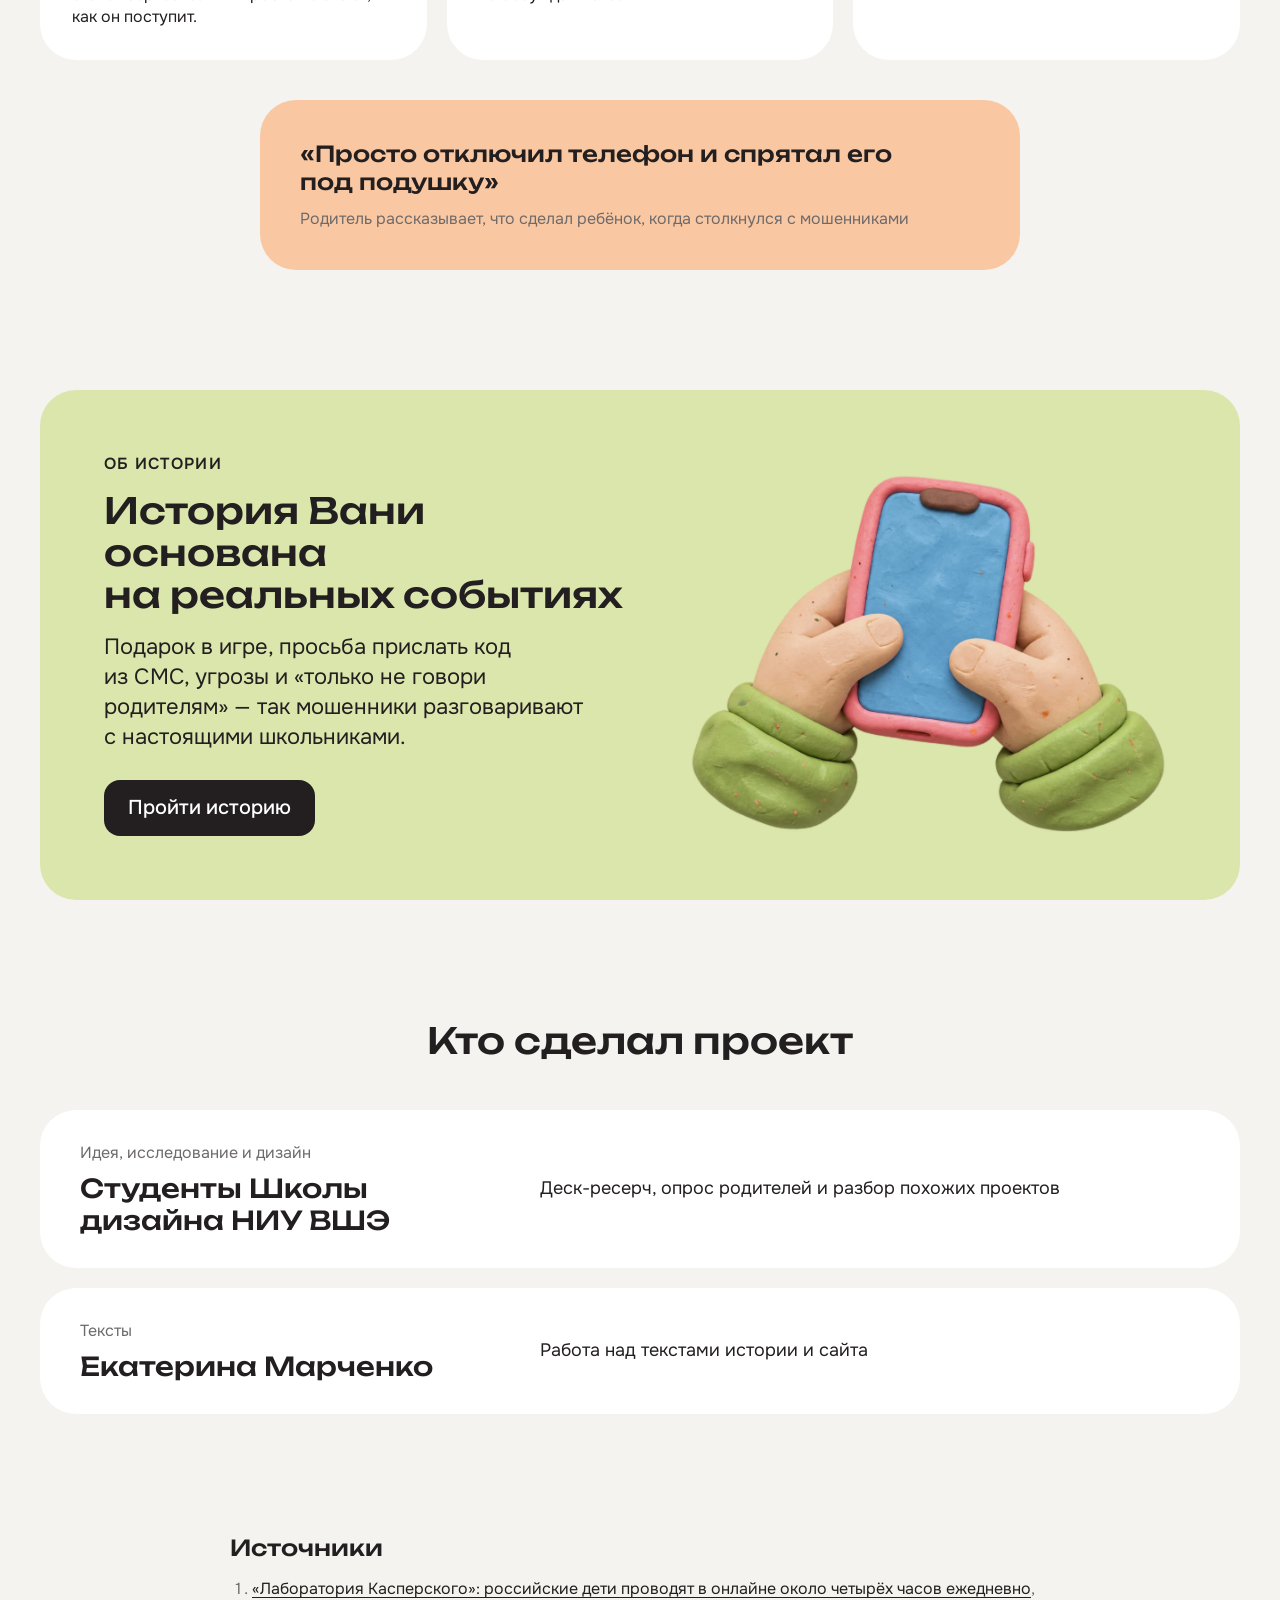
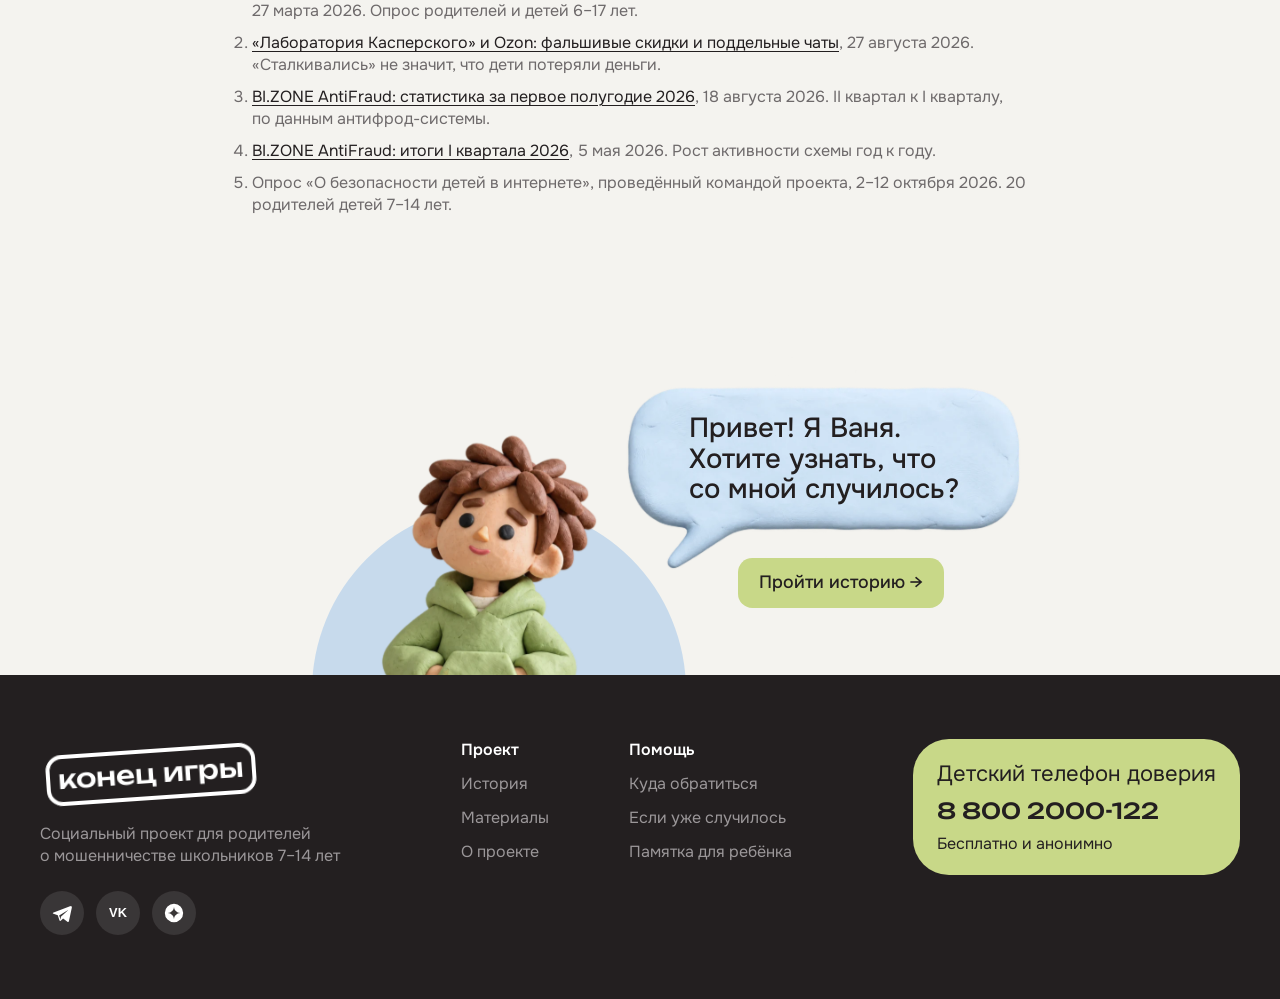
<file: about.html>
<!doctype html>
<html lang="ru">
<head>
  <meta charset="utf-8">
  <meta name="viewport" content="width=device-width, initial-scale=1">
  <title>О проекте: дети и мошенничество в интернете — Конец игры</title>
  <meta name="description" content="Социальный проект студентов Школы дизайна НИУ ВШЭ о том, как дети 7–14 лет сталкиваются с мошенничеством в интернете: статистика, опрос родителей и почему ребёнку трудно рассказать об ошибке.">
  <link rel="canonical" href="https://endofthegame.ru/about">
  <meta name="robots" content="index, follow">
  <meta name="theme-color" content="#f4f3ef">
  <link rel="icon" href="/favicon.ico" sizes="any">
  <link rel="icon" href="/icon-192.png" type="image/png" sizes="192x192">
  <link rel="apple-touch-icon" href="/apple-touch-icon.png">
  <link rel="manifest" href="/site.webmanifest">
  <meta property="og:type" content="website">
  <meta property="og:site_name" content="Конец игры">
  <meta property="og:locale" content="ru_RU">
  <meta property="og:url" content="https://endofthegame.ru/about">
  <meta property="og:title" content="О проекте: дети и мошенничество в интернете — Конец игры">
  <meta property="og:description" content="Социальный проект студентов Школы дизайна НИУ ВШЭ о том, как дети 7–14 лет сталкиваются с мошенничеством в интернете: статистика, опрос родителей и почему ребёнку трудно рассказать об ошибке.">
  <meta property="og:image" content="https://endofthegame.ru/assets/og/og-image-2.jpg">
  <meta property="og:image:width" content="1200">
  <meta property="og:image:height" content="630">
  <meta property="og:image:alt" content="Конец игры: пластилиновый Ваня со смартфоном и вопрос «Если ребёнок ошибётся, расскажет ли он вам?»">
  <meta name="twitter:card" content="summary_large_image">
  <meta name="twitter:title" content="О проекте: дети и мошенничество в интернете — Конец игры">
  <meta name="twitter:description" content="Социальный проект студентов Школы дизайна НИУ ВШЭ о том, как дети 7–14 лет сталкиваются с мошенничеством в интернете: статистика, опрос родителей и почему ребёнку трудно рассказать об ошибке.">
  <meta name="twitter:image" content="https://endofthegame.ru/assets/og/og-image-2.jpg">
  <script type="application/ld+json">{"@context": "https://schema.org", "@type": "WebPage", "name": "О проекте", "url": "https://endofthegame.ru/about", "inLanguage": "ru", "description": "Социальный проект студентов Школы дизайна НИУ ВШЭ о том, как дети 7–14 лет сталкиваются с мошенничеством в интернете: статистика, опрос родителей и почему ребёнку трудно рассказать об ошибке.", "image": "https://endofthegame.ru/assets/og/og-image-2.jpg", "isPartOf": {"@type": "WebSite", "name": "Конец игры", "url": "https://endofthegame.ru/"}, "breadcrumb": {"@type": "BreadcrumbList", "itemListElement": [{"@type": "ListItem", "position": 1, "name": "Конец игры", "item": "https://endofthegame.ru/"}, {"@type": "ListItem", "position": 2, "name": "О проекте", "item": "https://endofthegame.ru/about"}]}}</script>
  <link rel="preconnect" href="https://fonts.googleapis.com">
  <link rel="preconnect" href="https://fonts.gstatic.com" crossorigin>
  <link href="https://fonts.googleapis.com/css2?family=Onest:wght@400;500;600&family=Unbounded:wght@500;800&display=swap" rel="stylesheet">
  <link rel="stylesheet" href="css/styles.css?v=202610290910">
  <!-- Yandex.Metrika counter -->
  <script type="text/javascript">
      (function(m,e,t,r,i,k,a){
          m[i]=m[i]||function(){(m[i].a=m[i].a||[]).push(arguments)};
          m[i].l=1*new Date();
          for (var j = 0; j < document.scripts.length; j++) {if (document.scripts[j].src === r) { return; }}
          k=e.createElement(t),a=e.getElementsByTagName(t)[0],k.async=1,k.src=r,a.parentNode.insertBefore(k,a)
      })(window, document,'script','https://mc.yandex.ru/metrika/tag.js?id=113775909', 'ym');

      ym(113775909, 'init', {ssr:true, webvisor:true, clickmap:true, ecommerce:"dataLayer", referrer: document.referrer, url: location.href, accurateTrackBounce:true, trackLinks:true});
  </script>
  <noscript><div><img src="https://mc.yandex.ru/watch/113775909" style="position:absolute; left:-9999px;" alt="" /></div></noscript>
  <!-- /Yandex.Metrika counter -->
</head>
<body>

<header class="header">
  <a class="nav-item" href="/">Спецпроект</a>
  <a class="header__logo" href="/" aria-label="Конец игры — на главную"><span class="logo">Конец игры</span></a>
  <button class="header__burger" type="button" aria-label="Меню" aria-expanded="false" data-burger><span></span></button>
  <nav class="header__menu" aria-label="Основное меню">
    <a class="nav-item" href="/help">Куда обратиться</a>
    <a class="nav-item" href="/materials">Материалы</a>
  </nav>
</header>

<main class="page page--about">
  <section class="container page-head">
    <h1 class="h1">О&nbsp;проекте</h1>
    <p class="lead">«Конец игры»&nbsp;— социальный проект студентов Школы дизайна НИУ&nbsp;ВШЭ. Мы&nbsp;сделали его в&nbsp;рамках исследования о&nbsp;том, как дети 7–14 лет сталкиваются с&nbsp;мошенничеством в&nbsp;интернете и&nbsp;почему после ошибки им&nbsp;бывает трудно рассказать взрослым.</p>
  </section>

  <!-- Цифры — из деск-ресерча проекта, источники ниже -->
  <section class="container section" aria-labelledby="why">
    <h2 class="h2 section__title" id="why">Почему это важно</h2>
    <ul class="help-steps about-facts">
      <li class="help-step">
        <span class="about-fact__num">4&nbsp;часа</span>
        <p class="body-s">в&nbsp;день в&nbsp;среднем проводят онлайн российские дети. 86% бывают в&nbsp;интернете регулярно, и&nbsp;чаще всего без&nbsp;взрослого&nbsp;рядом.</p>
        <a class="about-fact__src" href="#src-1">Лаборатория Касперского, 2026</a>
      </li>
      <li class="help-step">
        <span class="about-fact__num">17%</span>
        <p class="body-s">детей за&nbsp;последние два года сталкивались с&nbsp;онлайн-мошенничеством. Мошенники приходят в&nbsp;привычные игры, чаты и&nbsp;магазины.</p>
        <a class="about-fact__src" href="#src-2">Лаборатория Касперского и&nbsp;Ozon, 2026</a>
      </li>
      <li class="help-step">
        <span class="about-fact__num">в&nbsp;4,5&nbsp;раза</span>
        <p class="body-s">выросло за&nbsp;квартал число случаев, когда мошенники через ребёнка добирались до&nbsp;родителей: их&nbsp;данных, устройств и&nbsp;денег.</p>
        <a class="about-fact__src" href="#src-3">BI.ZONE AntiFraud, 2026</a>
      </li>
      <li class="help-step">
        <span class="about-fact__num">+45%</span>
        <p class="body-s">за&nbsp;год прибавила схема «телефон родителя в&nbsp;руках у&nbsp;ребёнка», когда через детскую ошибку открывается доступ к&nbsp;банку&nbsp;взрослого.</p>
        <a class="about-fact__src" href="#src-4">BI.ZONE AntiFraud, 2026</a>
      </li>
    </ul>
    <p class="lead about-note">Правило «никому не&nbsp;говори код» дети обычно знают. Но&nbsp;обман начинается внутри знакомой игры, а&nbsp;после первой ошибки ребёнку страшно, и&nbsp;он&nbsp;пытается всё исправить сам. Поэтому наша история не&nbsp;о&nbsp;том, как распознать мошенника, а&nbsp;о&nbsp;том, что&nbsp;помогает ребёнку сразу прийти к&nbsp;вам.</p>
  </section>

  <!-- Опрос родителей проекта, октябрь 2026 -->
  <section class="container section" aria-labelledby="survey">
    <h2 class="h2 section__title" id="survey">Что ответили родители</h2>
    <p class="lead about-intro">Мы опросили 20 родителей детей 7–14 лет. Почти все уже говорили с&nbsp;детьми о&nbsp;мошенниках, но&nbsp;о&nbsp;том, что&nbsp;делать после ошибки, договорились единицы.</p>
    <ul class="help-steps help-steps--memo about-facts">
      <li class="help-step">
        <span class="about-fact__num">14 из&nbsp;20</span>
        <p class="body-s">родителей не&nbsp;уверены, что&nbsp;ребёнок сразу расскажет об&nbsp;ошибке. Ждут, что&nbsp;он попробует исправить всё сам, промолчит или&nbsp;расскажет, только когда станет серьёзно. Или&nbsp;просто не&nbsp;знают, как он&nbsp;поступит.</p>
      </li>
      <li class="help-step">
        <span class="about-fact__num">2 из&nbsp;20</span>
        <p class="body-s">семей договорились, что&nbsp;делать, если ребёнок уже попался. Остальные говорили в&nbsp;основном о&nbsp;том, как не&nbsp;попасться, или&nbsp;пока не&nbsp;обсуждали&nbsp;это.</p>
      </li>
      <li class="help-step">
        <span class="about-fact__num">7 из&nbsp;20</span>
        <p class="body-s">детей уже получали подозрительные сообщения или&nbsp;звонки. Ещё трое родителей ответили «возможно, но&nbsp;мы не&nbsp;уверены».</p>
      </li>
    </ul>
    <blockquote class="about-quote">
      <p class="h4">«Просто отключил телефон и&nbsp;спрятал его под&nbsp;подушку»</p>
      <p class="body-s">Родитель рассказывает, что&nbsp;сделал ребёнок, когда столкнулся с&nbsp;мошенниками</p>
    </blockquote>
  </section>

  <!-- История основана на реальных событиях -->
  <section class="container section" aria-label="Об истории">
    <div class="memo memo--parents about-story">
      <div class="memo__text">
        <div class="memo__top">
          <p class="memo__tag">Об&nbsp;истории</p>
          <h2 class="h2">История Вани основана на&nbsp;реальных событиях</h2>
          <p class="lead">Подарок в&nbsp;игре, просьба прислать код из&nbsp;СМС, угрозы и&nbsp;«только не&nbsp;говори родителям»&nbsp;— так мошенники разговаривают с&nbsp;настоящими школьниками.</p>
        </div>
        <a class="btn btn--dark" href="/story">Пройти историю</a>
      </div>
      <img decoding="async" loading="lazy" class="memo__art" src="assets/hands-phone.webp" alt="Ребёнок держит смартфон: мошенники пишут детям в играх и мессенджерах" width="539" height="420">
    </div>
  </section>

  <!-- Команда и источники -->
  <section class="container section" aria-labelledby="team">
    <h2 class="h2 section__title" id="team">Кто сделал проект</h2>
    <ul class="contacts">
      <li class="contact-row">
        <div class="contact-row__name"><span class="body-s">Идея, исследование и&nbsp;дизайн</span><span class="h3">Студенты Школы дизайна НИУ&nbsp;ВШЭ</span></div>
        <p class="body">Деск-ресерч, опрос родителей и&nbsp;разбор похожих&nbsp;проектов</p>
      </li>
      <li class="contact-row">
        <div class="contact-row__name"><span class="body-s">Тексты</span><span class="h3">Екатерина Марченко</span></div>
        <p class="body">Работа над&nbsp;текстами истории и&nbsp;сайта</p>
      </li>
    </ul>
  </section>

  <section class="container section about-sources" aria-labelledby="sources">
    <h2 class="h4" id="sources">Источники</h2>
    <ol class="body-s">
      <li id="src-1"><a href="https://www.kaspersky.ru/about/press-releases/laboratoriya-kasperskogo-rossijskie-deti-provodyat-v-onlajne-okolo-chetyryoh-chasov-ezhednevno" target="_blank" rel="noopener">«Лаборатория Касперского»: российские дети проводят в&nbsp;онлайне около четырёх часов ежедневно</a>, 27&nbsp;марта 2026. Опрос родителей и&nbsp;детей 6–17&nbsp;лет.</li>
      <li id="src-2"><a href="https://www.kaspersky.ru/about/press-releases/falshivye-skidki-i-poddelnye-chaty-laboratoriya-kasperskogo-i-ozon-rasskazali-o-moshennicheskih-shemah-v-preddverii-dnya-znanij" target="_blank" rel="noopener">«Лаборатория Касперского» и&nbsp;Ozon: фальшивые скидки и&nbsp;поддельные чаты</a>, 27&nbsp;августа 2026. «Сталкивались» не&nbsp;значит, что&nbsp;дети потеряли&nbsp;деньги.</li>
      <li id="src-3"><a href="https://bi.zone/news/statistika-ot-bi-zone-antifraud-za-pervoe-polugodie-2026/" target="_blank" rel="noopener">BI.ZONE AntiFraud: статистика за&nbsp;первое полугодие 2026</a>, 18&nbsp;августа 2026. II&nbsp;квартал к&nbsp;I&nbsp;кварталу, по&nbsp;данным антифрод-системы.</li>
      <li id="src-4"><a href="https://bi.zone/news/v-i-kvartale-2026-goda-snizilas-aktivnost-moshennikov-po-populyarnym-skhemam-/" target="_blank" rel="noopener">BI.ZONE AntiFraud: итоги I&nbsp;квартала 2026</a>, 5&nbsp;мая 2026. Рост активности схемы год к&nbsp;году.</li>
      <li id="src-5">Опрос «О&nbsp;безопасности детей в&nbsp;интернете», проведённый командой проекта, 2–12&nbsp;октября 2026. 20 родителей детей 7–14&nbsp;лет.</li>
    </ol>
  </section>

  <!-- Финальный призыв -->
  <section class="final" aria-label="Пройти историю">
    <div class="final__stage" data-fit>
      <div class="final__vanya">
      <div class="circle" style="left:351px;top:189px;width:421px;height:421px;background:var(--blue-200)"></div>
      <picture><source media="(max-width: 600px)" srcset="assets/m/m-cta-teen.webp"><img decoding="async" loading="lazy" class="deco" src="assets/teen-final.webp" alt="Ваня" style="left:422px;top:109px;width:259px;height:482px"></picture>
      </div>
      <div class="final__bubble">
      <picture><source media="(max-width: 600px)" srcset="assets/m/m-cta-bubble.webp"><img decoding="async" loading="lazy" class="deco" src="assets/bubble-blue-large.webp" alt="" style="left:680px;top:0;width:492px;height:306px"></picture>
      <p class="bubble-text" style="left:707px;top:58px;width:439px;height:160px"><span>Привет! Я&nbsp;Ваня.<br>Хотите узнать, что<br>со&nbsp;мной&nbsp;случилось?</span></p>
      </div>
      <a class="btn final__btn" href="/story" style="position:absolute;left:830px;top:250px">Пройти историю →</a>
    </div>
  </section>
</main>

<footer class="footer">
  <div class="container footer__inner">
    <div class="footer__about">
      <span class="logo logo--footer">Конец игры</span>
      <p class="body-s">Социальный проект для&nbsp;родителей<br>о&nbsp;мошенничестве школьников 7–14&nbsp;лет</p>
      <ul class="socials" aria-label="Мы в соцсетях">
        <li><a class="socials__link" href="https://t.me/endofthegame2" target="_blank" rel="noopener" aria-label="Telegram" title="Telegram"><svg viewBox="0 0 24 24" aria-hidden="true"><path fill="currentColor" d="M21.4 4.3 2.9 11.4c-1.2.5-1.2 1.2-.2 1.5l4.7 1.5 1.8 5.5c.2.6.4.8.8.8s.6-.2.9-.5l2.3-2.2 4.7 3.5c.9.5 1.5.2 1.7-.8l3.1-14.5c.3-1.3-.5-1.8-1.3-1.5Zm-12.5 10.5 8.9-5.6c.4-.3.8-.1.5.2l-7.5 6.8-.3 3.1-1.6-4.5Z"/></svg></a></li>
        <li><a class="socials__link" href="https://vk.ru/club242560627" target="_blank" rel="noopener" aria-label="ВКонтакте" title="ВКонтакте"><svg viewBox="0 0 24 24" aria-hidden="true"><text x="12" y="16.2" text-anchor="middle" fill="currentColor" font-family="Arial, sans-serif" font-weight="700" font-size="14">VK</text></svg></a></li>
        <li><a class="socials__link" href="https://dzen.ru/endofthegame" target="_blank" rel="noopener" aria-label="Дзен" title="Дзен"><svg viewBox="0 0 24 24" aria-hidden="true"><path fill="currentColor" fill-rule="evenodd" d="M12 2a10 10 0 1 1 0 20 10 10 0 0 1 0-20Zm0 3.2c-.15 3.75-3.05 6.65-6.8 6.8 3.75.15 6.65 3.05 6.8 6.8.15-3.75 3.05-6.65 6.8-6.8-3.75-.15-6.65-3.05-6.8-6.8Z"/></svg></a></li>
      </ul>
    </div>
    <nav class="footer__nav" aria-label="Подвал">
      <div class="footer__col">
        <span class="footer__col-title">Проект</span>
        <a href="/story">История</a>
        <a href="/materials">Материалы</a>
        <a href="/about">О&nbsp;проекте</a>
      </div>
      <div class="footer__col">
        <span class="footer__col-title">Помощь</span>
        <a href="/help">Куда обратиться</a>
        <a href="/#if-happened">Если уже случилось</a>
        <a href="/materials">Памятка для&nbsp;ребёнка</a>
      </div>
    </nav>
    <a class="hotline" href="tel:88002000122">
      <span class="hotline__title">Детский телефон доверия</span>
      <span class="hotline__phone">8 800 2000-122</span>
      <span class="body-s">Бесплатно и&nbsp;анонимно</span>
    </a>
  </div>
</footer>

<script src="js/fit.js?v=202610290910"></script>
<script src="js/menu.js?v=202610290910"></script>
<script src="js/page-motion.js?v=202610290910"></script>
</body>
</html>
</file>
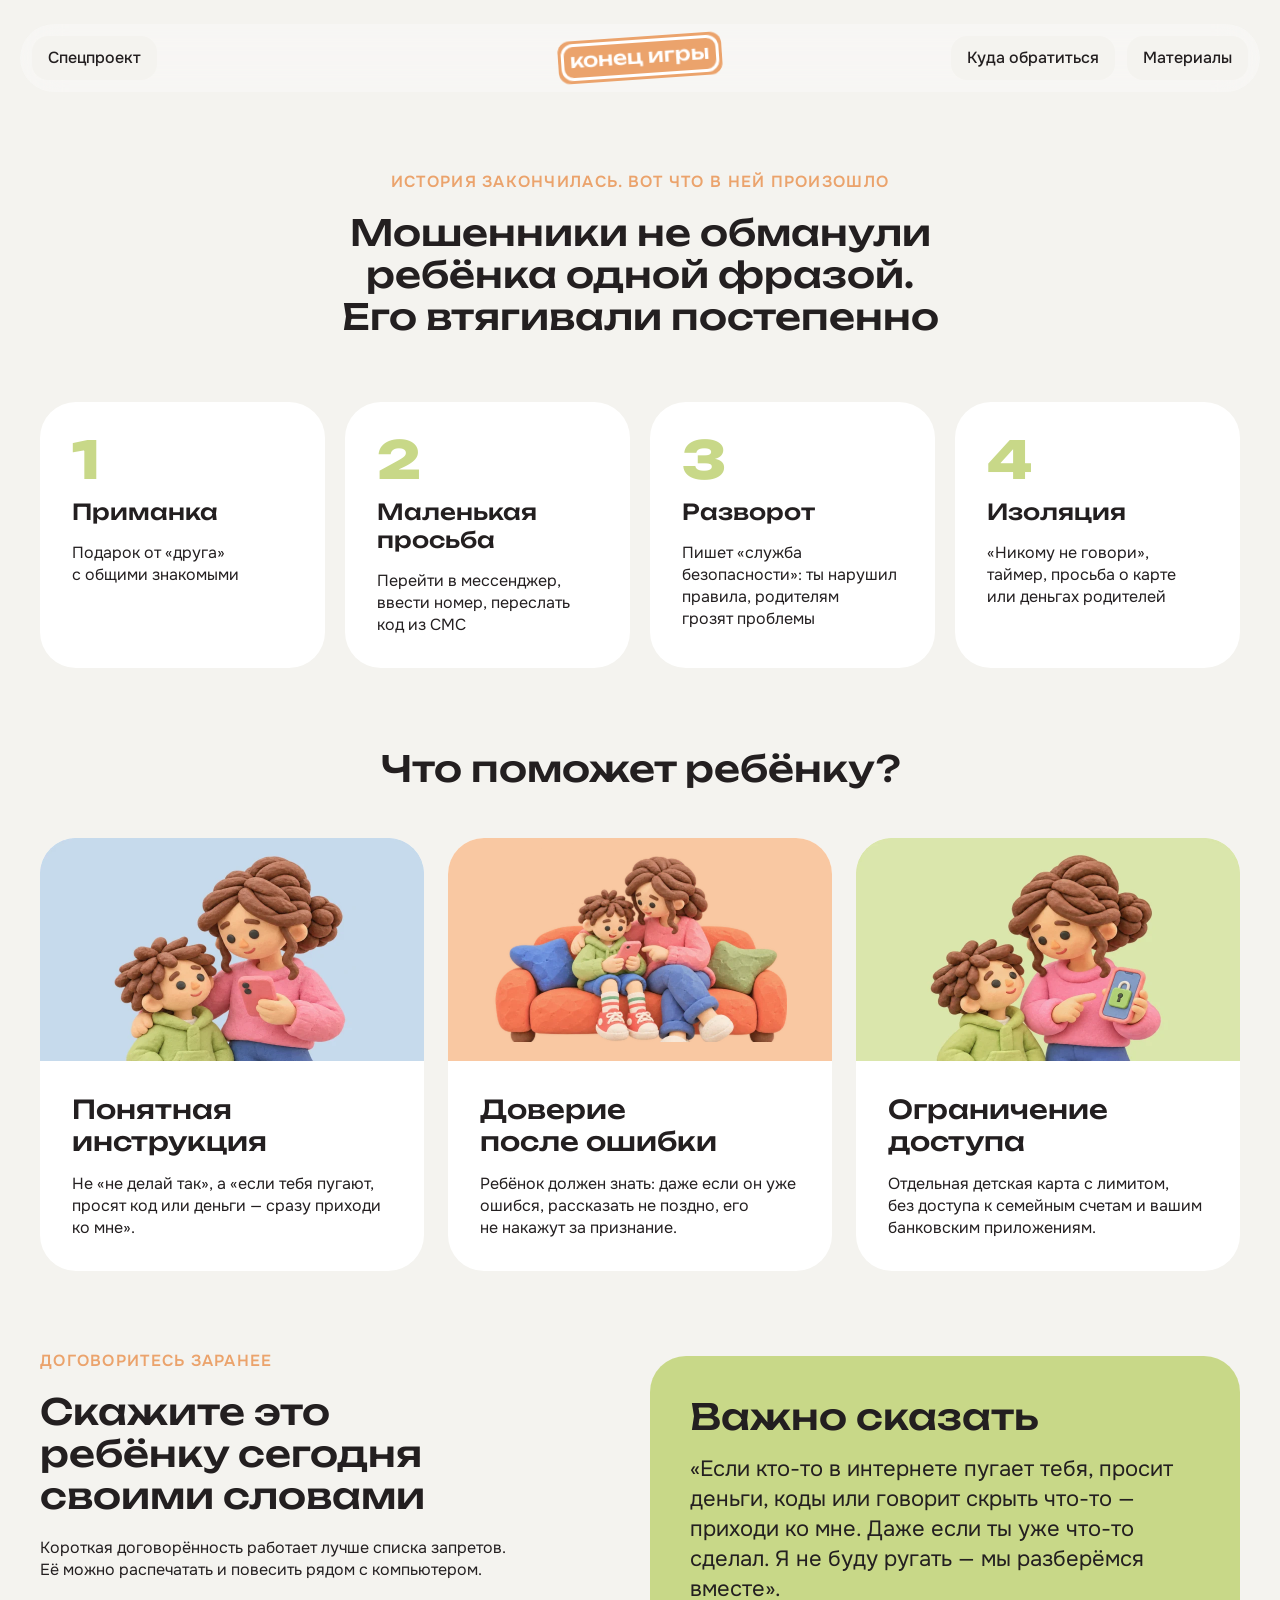
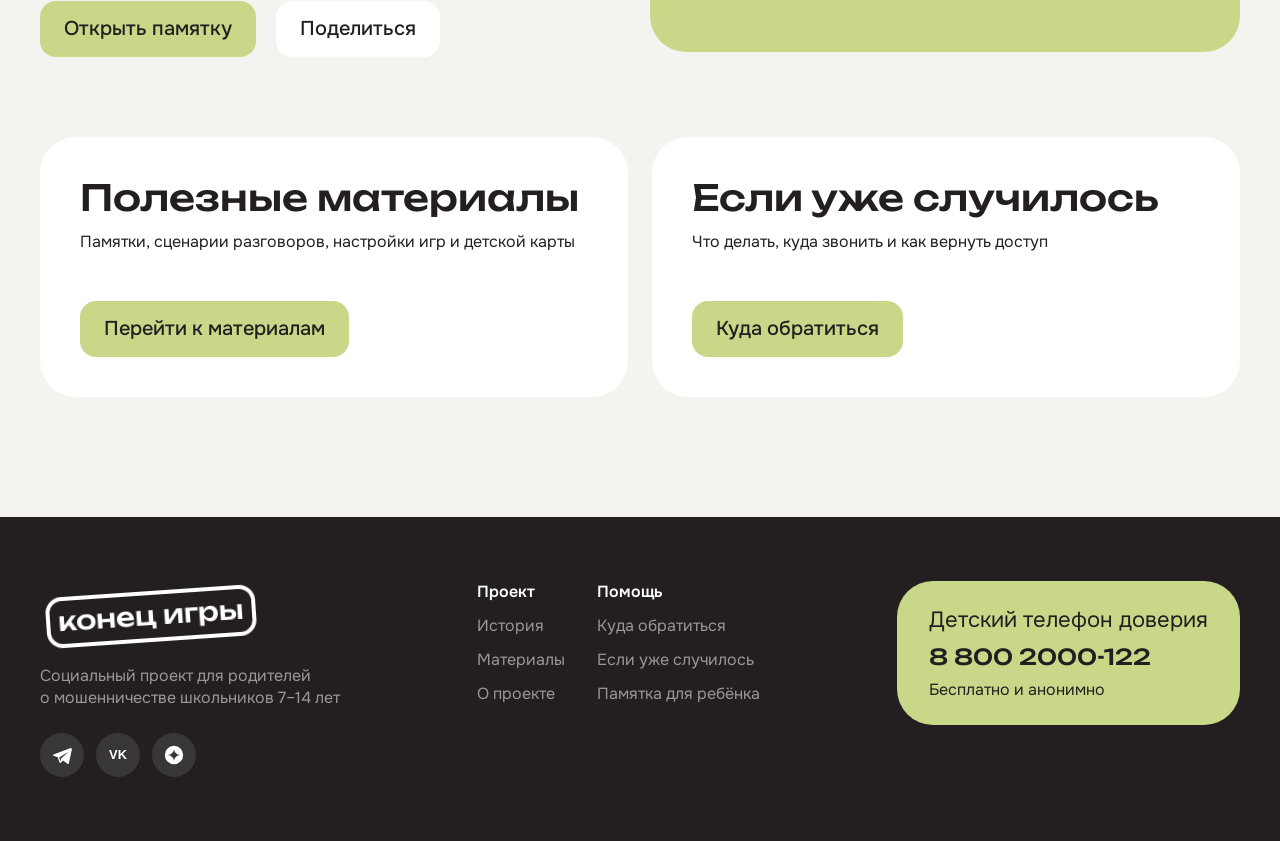
<file: afterword.html>
<!doctype html>
<html lang="ru">
<head>
  <meta charset="utf-8">
  <meta name="viewport" content="width=device-width, initial-scale=1">
  <title>Как мошенники обманывают детей и что поможет ребёнку — Конец игры</title>
  <meta name="description" content="Четыре этапа схемы: подарок в игре, просьба о коде из СМС, угрозы от «службы безопасности» и «никому не говори». Как защитить ребёнка от мошенников и о чём договориться заранее.">
  <link rel="canonical" href="https://endofthegame.ru/afterword">
  <meta name="robots" content="index, follow">
  <meta name="theme-color" content="#f4f3ef">
  <link rel="icon" href="/favicon.ico" sizes="any">
  <link rel="icon" href="/icon-192.png" type="image/png" sizes="192x192">
  <link rel="apple-touch-icon" href="/apple-touch-icon.png">
  <link rel="manifest" href="/site.webmanifest">
  <meta property="og:type" content="website">
  <meta property="og:site_name" content="Конец игры">
  <meta property="og:locale" content="ru_RU">
  <meta property="og:url" content="https://endofthegame.ru/afterword">
  <meta property="og:title" content="Как мошенники обманывают детей и что поможет ребёнку — Конец игры">
  <meta property="og:description" content="Четыре этапа схемы: подарок в игре, просьба о коде из СМС, угрозы от «службы безопасности» и «никому не говори». Как защитить ребёнка от мошенников и о чём договориться заранее.">
  <meta property="og:image" content="https://endofthegame.ru/assets/og/og-image-2.jpg">
  <meta property="og:image:width" content="1200">
  <meta property="og:image:height" content="630">
  <meta property="og:image:alt" content="Конец игры: пластилиновый Ваня со смартфоном и вопрос «Если ребёнок ошибётся, расскажет ли он вам?»">
  <meta name="twitter:card" content="summary_large_image">
  <meta name="twitter:title" content="Как мошенники обманывают детей и что поможет ребёнку — Конец игры">
  <meta name="twitter:description" content="Четыре этапа схемы: подарок в игре, просьба о коде из СМС, угрозы от «службы безопасности» и «никому не говори». Как защитить ребёнка от мошенников и о чём договориться заранее.">
  <meta name="twitter:image" content="https://endofthegame.ru/assets/og/og-image-2.jpg">
  <script type="application/ld+json">{"@context": "https://schema.org", "@type": "WebPage", "name": "Как устроена ловушка", "url": "https://endofthegame.ru/afterword", "inLanguage": "ru", "description": "Четыре этапа схемы: подарок в игре, просьба о коде из СМС, угрозы от «службы безопасности» и «никому не говори». Как защитить ребёнка от мошенников и о чём договориться заранее.", "image": "https://endofthegame.ru/assets/og/og-image-2.jpg", "isPartOf": {"@type": "WebSite", "name": "Конец игры", "url": "https://endofthegame.ru/"}, "breadcrumb": {"@type": "BreadcrumbList", "itemListElement": [{"@type": "ListItem", "position": 1, "name": "Конец игры", "item": "https://endofthegame.ru/"}, {"@type": "ListItem", "position": 2, "name": "Как устроена ловушка", "item": "https://endofthegame.ru/afterword"}]}}</script>
  <link rel="preconnect" href="https://fonts.googleapis.com">
  <link rel="preconnect" href="https://fonts.gstatic.com" crossorigin>
  <link href="https://fonts.googleapis.com/css2?family=Onest:wght@400;500;600&family=Unbounded:wght@500;800&display=swap" rel="stylesheet">
  <link rel="stylesheet" href="css/styles.css?v=202610290910">
  <!-- Yandex.Metrika counter -->
  <script type="text/javascript">
      (function(m,e,t,r,i,k,a){
          m[i]=m[i]||function(){(m[i].a=m[i].a||[]).push(arguments)};
          m[i].l=1*new Date();
          for (var j = 0; j < document.scripts.length; j++) {if (document.scripts[j].src === r) { return; }}
          k=e.createElement(t),a=e.getElementsByTagName(t)[0],k.async=1,k.src=r,a.parentNode.insertBefore(k,a)
      })(window, document,'script','https://mc.yandex.ru/metrika/tag.js?id=113775909', 'ym');

      ym(113775909, 'init', {ssr:true, webvisor:true, clickmap:true, ecommerce:"dataLayer", referrer: document.referrer, url: location.href, accurateTrackBounce:true, trackLinks:true});
  </script>
  <noscript><div><img src="https://mc.yandex.ru/watch/113775909" style="position:absolute; left:-9999px;" alt="" /></div></noscript>
  <!-- /Yandex.Metrika counter -->
</head>
<body>

<header class="header">
  <a class="nav-item" href="/">Спецпроект</a>
  <a class="header__logo" href="/" aria-label="Конец игры — на главную"><span class="logo">Конец игры</span></a>
  <button class="header__burger" type="button" aria-label="Меню" aria-expanded="false" data-burger><span></span></button>
  <nav class="header__menu" aria-label="Основное меню">
    <a class="nav-item" href="/help">Куда обратиться</a>
    <a class="nav-item" href="/materials">Материалы</a>
  </nav>
</header>

<main>
  <section class="container after-hero">
    <p class="eyebrow">История закончилась. Вот что в&nbsp;ней&nbsp;произошло</p>
    <h1 class="h2">Мошенники не&nbsp;обманули ребёнка одной фразой. Его втягивали постепенно</h1>
  </section>

  <section class="container" aria-label="Этапы ловушки">
    <ol class="trap-grid">
      <li class="trap-card">
        <div class="trap-card__top"><span class="number">1</span><h2 class="h4">Приманка</h2></div>
        <p class="body-s">Подарок от&nbsp;«друга» с&nbsp;общими знакомыми</p>
      </li>
      <li class="trap-card">
        <div class="trap-card__top"><span class="number">2</span><h2 class="h4">Маленькая просьба</h2></div>
        <p class="body-s">Перейти в&nbsp;мессенджер, ввести номер, переслать код из&nbsp;СМС</p>
      </li>
      <li class="trap-card">
        <div class="trap-card__top"><span class="number">3</span><h2 class="h4">Разворот</h2></div>
        <p class="body-s">Пишет «служба безопасности»: ты&nbsp;нарушил правила, родителям грозят&nbsp;проблемы</p>
      </li>
      <li class="trap-card">
        <div class="trap-card__top"><span class="number">4</span><h2 class="h4">Изоляция</h2></div>
        <p class="body-s">«Никому не&nbsp;говори», таймер, просьба о&nbsp;карте или&nbsp;деньгах родителей</p>
      </li>
    </ol>
  </section>

  <section class="section container" aria-labelledby="helps-title" style="margin-top:80px">
    <h2 class="h2 section__title" id="helps-title">Что поможет&nbsp;ребёнку?</h2>
    <div class="help-grid">
      <article class="help-card">
        <div class="help-card__pic help-card__pic--blue"><img decoding="async" src="assets/after-instruction.webp" alt="Мама объясняет сыну, что делать, если пишут мошенники"></div>
        <div class="help-card__text">
          <h3 class="h3">Понятная инструкция</h3>
          <p class="body-s">Не&nbsp;«не&nbsp;делай так», а&nbsp;«если тебя пугают, просят код или&nbsp;деньги&nbsp;— сразу приходи ко&nbsp;мне».</p>
        </div>
      </article>
      <article class="help-card">
        <div class="help-card__pic help-card__pic--peach"><img decoding="async" src="assets/after-trust.webp" alt="Мама и сын вместе смотрят в смартфон" style="inset:8px auto auto 45px;width:294px;height:196px"></div>
        <div class="help-card__text">
          <h3 class="h3">Доверие после&nbsp;ошибки</h3>
          <p class="body-s">Ребёнок должен знать: даже если он&nbsp;уже ошибся, рассказать не&nbsp;поздно, его не&nbsp;накажут за&nbsp;признание.</p>
        </div>
      </article>
      <article class="help-card">
        <div class="help-card__pic help-card__pic--lime"><img decoding="async" src="assets/after-limits.webp" alt="Сын показывает маме детскую банковскую карту с лимитом в телефоне"></div>
        <div class="help-card__text">
          <h3 class="h3">Ограничение доступа</h3>
          <p class="body-s">Отдельная детская карта с&nbsp;лимитом, без&nbsp;доступа к&nbsp;семейным счетам и&nbsp;вашим банковским&nbsp;приложениям.</p>
        </div>
      </article>
    </div>
  </section>

  <section class="container agree" aria-labelledby="agree-title">
    <div class="agree__text">
      <p class="eyebrow">Договоритесь&nbsp;заранее</p>
      <h2 class="h2" id="agree-title">Скажите это ребёнку сегодня своими&nbsp;словами</h2>
      <p class="body-s">Короткая договорённость работает лучше списка запретов. Её можно распечатать и&nbsp;повесить рядом с&nbsp;компьютером.</p>
      <div class="agree__actions">
        <a class="btn" href="assets/pamyatka-dlya-rebenka.pdf" target="_blank" rel="noopener">Открыть памятку</a>
        <button class="btn btn--white" type="button" data-share>Поделиться</button>
      </div>
    </div>
    <blockquote class="agree__quote">
      <p class="h2">Важно&nbsp;сказать</p>
      <p class="lead">«Если кто-то в&nbsp;интернете пугает тебя, просит деньги, коды или&nbsp;говорит скрыть что-то&nbsp;— приходи ко&nbsp;мне. Даже если ты&nbsp;уже что-то сделал. Я&nbsp;не&nbsp;буду ругать&nbsp;— мы&nbsp;разберёмся вместе».</p>
    </blockquote>
  </section>

  <section class="container links-grid" aria-label="Что дальше">
    <div class="link-card">
      <div class="link-card__text">
        <h2 class="h2">Полезные материалы</h2>
        <p class="body-s">Памятки, сценарии разговоров, настройки игр и&nbsp;детской&nbsp;карты</p>
      </div>
      <a class="btn" href="/materials">Перейти к&nbsp;материалам</a>
    </div>
    <div class="link-card">
      <div class="link-card__text">
        <h2 class="h2">Если уже&nbsp;случилось</h2>
        <p class="body-s">Что делать, куда звонить и&nbsp;как вернуть&nbsp;доступ</p>
      </div>
      <a class="btn" href="/help">Куда обратиться</a>
    </div>
  </section>
</main>

<footer class="footer">
  <div class="container footer__inner">
    <div class="footer__about">
      <span class="logo logo--footer">Конец игры</span>
      <p class="body-s">Социальный проект для&nbsp;родителей<br>о&nbsp;мошенничестве школьников 7–14&nbsp;лет</p>
      <ul class="socials" aria-label="Мы в соцсетях">
        <li><a class="socials__link" href="https://t.me/endofthegame2" target="_blank" rel="noopener" aria-label="Telegram" title="Telegram"><svg viewBox="0 0 24 24" aria-hidden="true"><path fill="currentColor" d="M21.4 4.3 2.9 11.4c-1.2.5-1.2 1.2-.2 1.5l4.7 1.5 1.8 5.5c.2.6.4.8.8.8s.6-.2.9-.5l2.3-2.2 4.7 3.5c.9.5 1.5.2 1.7-.8l3.1-14.5c.3-1.3-.5-1.8-1.3-1.5Zm-12.5 10.5 8.9-5.6c.4-.3.8-.1.5.2l-7.5 6.8-.3 3.1-1.6-4.5Z"/></svg></a></li>
        <li><a class="socials__link" href="https://vk.ru/club242560627" target="_blank" rel="noopener" aria-label="ВКонтакте" title="ВКонтакте"><svg viewBox="0 0 24 24" aria-hidden="true"><text x="12" y="16.2" text-anchor="middle" fill="currentColor" font-family="Arial, sans-serif" font-weight="700" font-size="14">VK</text></svg></a></li>
        <li><a class="socials__link" href="https://dzen.ru/endofthegame" target="_blank" rel="noopener" aria-label="Дзен" title="Дзен"><svg viewBox="0 0 24 24" aria-hidden="true"><path fill="currentColor" fill-rule="evenodd" d="M12 2a10 10 0 1 1 0 20 10 10 0 0 1 0-20Zm0 3.2c-.15 3.75-3.05 6.65-6.8 6.8 3.75.15 6.65 3.05 6.8 6.8.15-3.75 3.05-6.65 6.8-6.8-3.75-.15-6.65-3.05-6.8-6.8Z"/></svg></a></li>
      </ul>
    </div>
    <nav class="footer__nav" aria-label="Подвал" style="gap:32px">
      <div class="footer__col">
        <span class="footer__col-title">Проект</span>
        <a href="/story">История</a>
        <a href="/materials">Материалы</a>
        <a href="/about">О&nbsp;проекте</a>
      </div>
      <div class="footer__col">
        <span class="footer__col-title">Помощь</span>
        <a href="/help">Куда обратиться</a>
        <a href="/#if-happened">Если уже случилось</a>
        <a href="/materials">Памятка для&nbsp;ребёнка</a>
      </div>
    </nav>
    <a class="hotline" href="tel:88002000122" style="padding:24px 32px">
      <span class="hotline__title">Детский телефон доверия</span>
      <span class="hotline__phone">8 800 2000-122</span>
      <span class="body-s">Бесплатно и&nbsp;анонимно</span>
    </a>
  </div>
</footer>

<script>
  // «Поделиться»: системное меню, а если его нет — копируем ссылку
  document.querySelector('[data-share]').addEventListener('click', function () {
    var data = { title: document.title, url: location.href };
    if (navigator.share) { navigator.share(data).catch(function () {}); return; }
    navigator.clipboard.writeText(location.href).then(function () {
      var btn = document.querySelector('[data-share]');
      btn.textContent = 'Ссылка скопирована';
      setTimeout(function () { btn.textContent = 'Поделиться'; }, 2000);
    });
  });
</script>
<script src="js/fit.js?v=202610290910"></script>
<script src="js/menu.js?v=202610290910"></script>
<script src="js/page-motion.js?v=202610290910"></script>
</body>
</html>
</file>
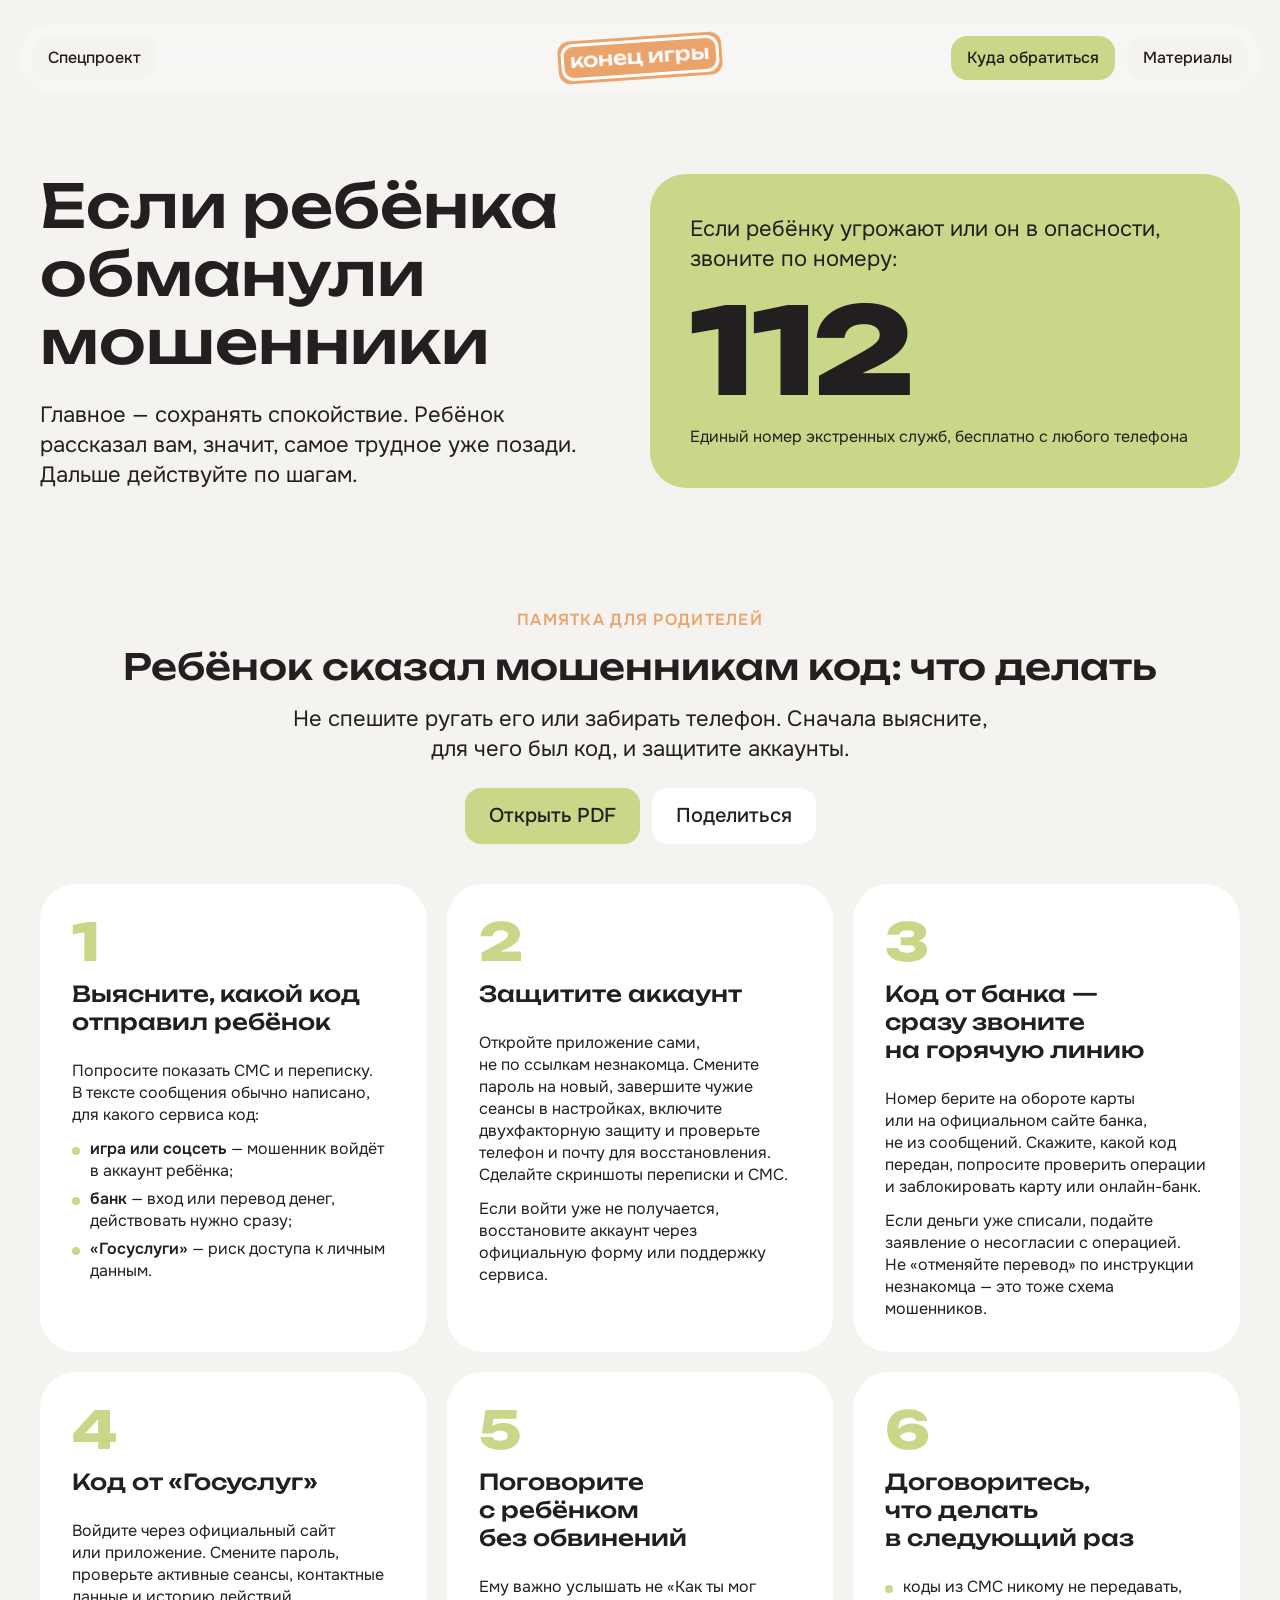
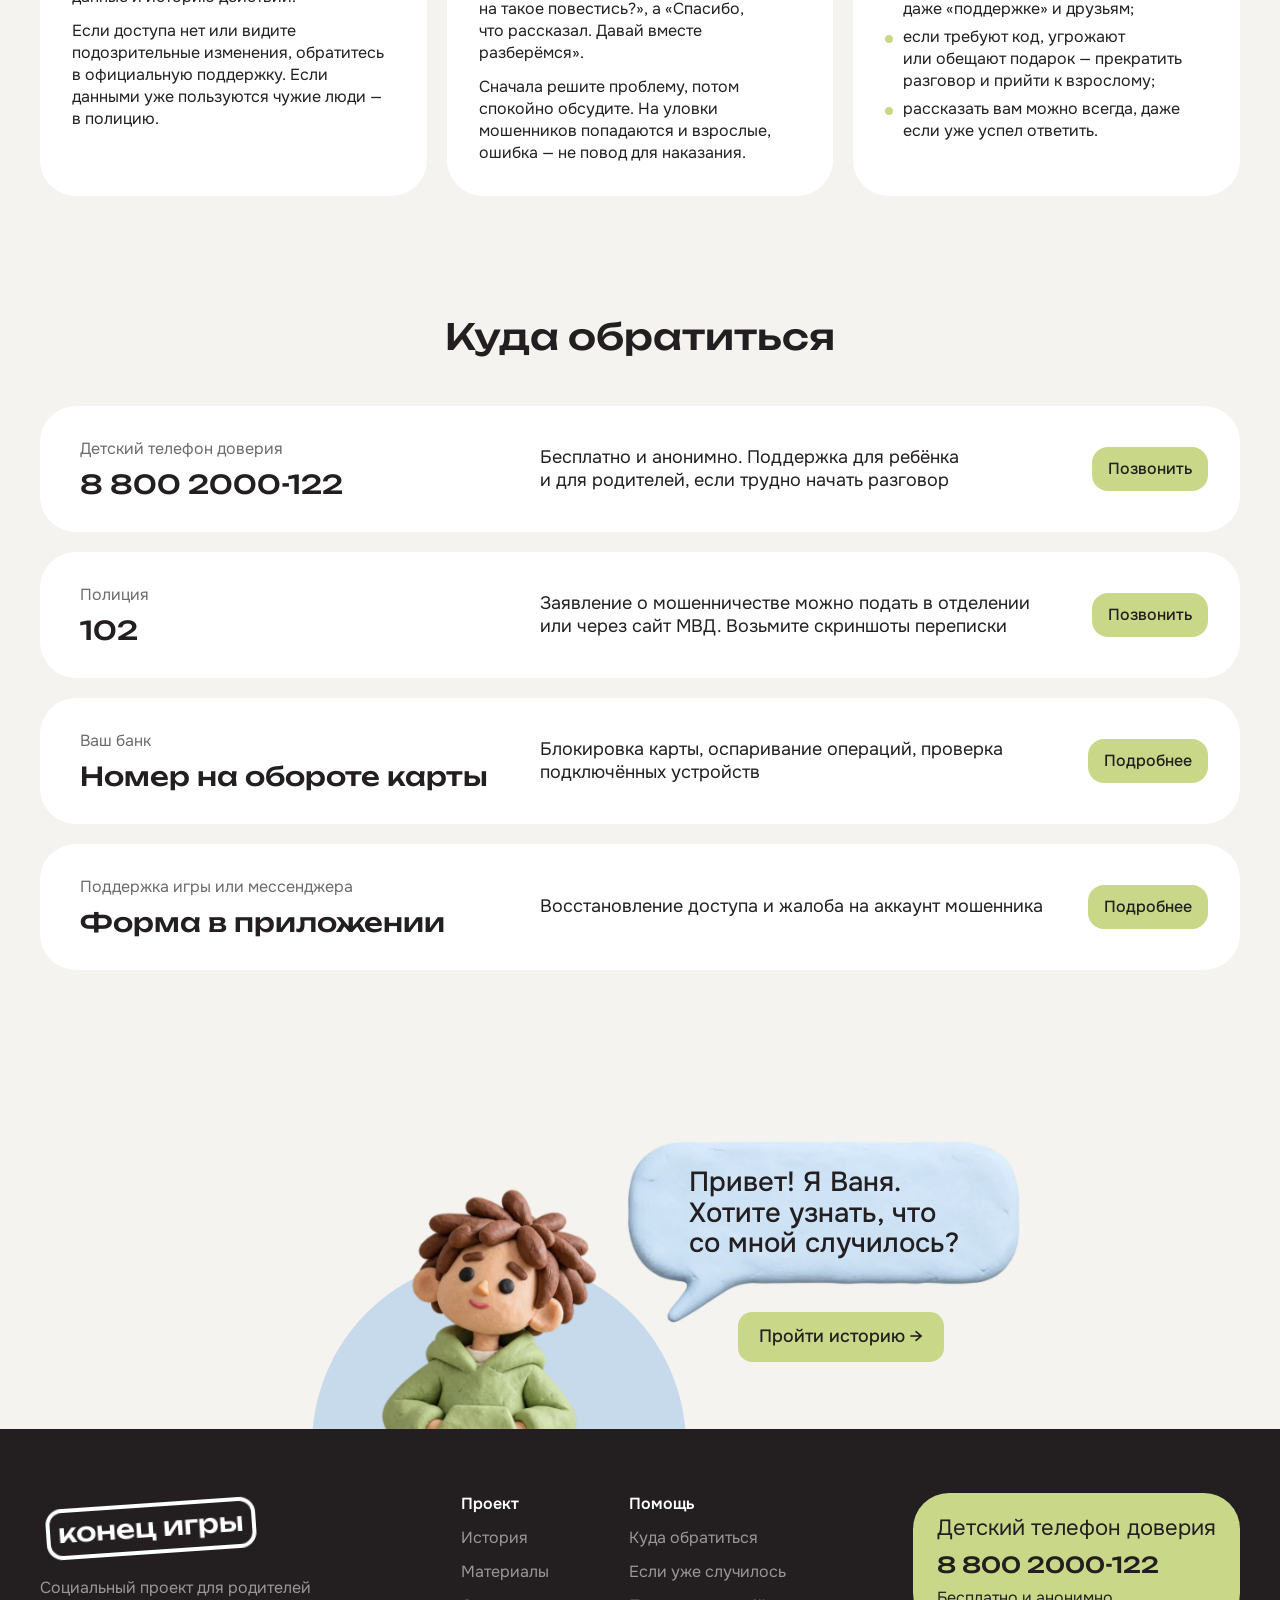
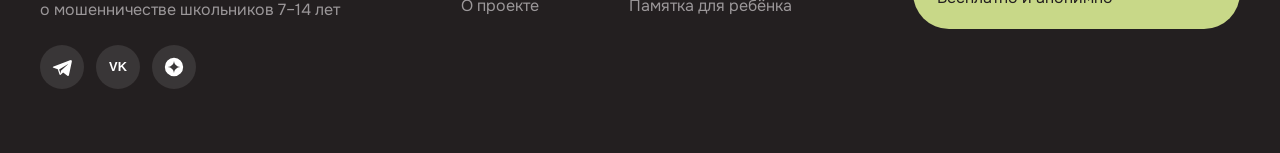
<file: help.html>
<!doctype html>
<html lang="ru">
<head>
  <meta charset="utf-8">
  <meta name="viewport" content="width=device-width, initial-scale=1">
  <title>Ребёнок сказал код мошенникам: что делать — Конец игры</title>
  <meta name="description" content="Что делать, если ребёнок сказал мошенникам код из СМС или ребёнка обманули мошенники в интернете: шесть шагов, куда звонить (банк, полиция, телефон доверия) и как поговорить без обвинений.">
  <link rel="canonical" href="https://endofthegame.ru/help">
  <meta name="robots" content="index, follow">
  <meta name="theme-color" content="#f4f3ef">
  <link rel="icon" href="/favicon.ico" sizes="any">
  <link rel="icon" href="/icon-192.png" type="image/png" sizes="192x192">
  <link rel="apple-touch-icon" href="/apple-touch-icon.png">
  <link rel="manifest" href="/site.webmanifest">
  <meta property="og:type" content="website">
  <meta property="og:site_name" content="Конец игры">
  <meta property="og:locale" content="ru_RU">
  <meta property="og:url" content="https://endofthegame.ru/help">
  <meta property="og:title" content="Ребёнок сказал код мошенникам: что делать — Конец игры">
  <meta property="og:description" content="Что делать, если ребёнок сказал мошенникам код из СМС или ребёнка обманули мошенники в интернете: шесть шагов, куда звонить (банк, полиция, телефон доверия) и как поговорить без обвинений.">
  <meta property="og:image" content="https://endofthegame.ru/assets/og/og-image-2.jpg">
  <meta property="og:image:width" content="1200">
  <meta property="og:image:height" content="630">
  <meta property="og:image:alt" content="Конец игры: пластилиновый Ваня со смартфоном и вопрос «Если ребёнок ошибётся, расскажет ли он вам?»">
  <meta name="twitter:card" content="summary_large_image">
  <meta name="twitter:title" content="Ребёнок сказал код мошенникам: что делать — Конец игры">
  <meta name="twitter:description" content="Что делать, если ребёнок сказал мошенникам код из СМС или ребёнка обманули мошенники в интернете: шесть шагов, куда звонить (банк, полиция, телефон доверия) и как поговорить без обвинений.">
  <meta name="twitter:image" content="https://endofthegame.ru/assets/og/og-image-2.jpg">
  <script type="application/ld+json">{"@context": "https://schema.org", "@type": "WebPage", "name": "Если это уже случилось", "url": "https://endofthegame.ru/help", "inLanguage": "ru", "description": "Что делать, если ребёнок сказал мошенникам код из СМС или ребёнка обманули мошенники в интернете: шесть шагов, куда звонить (банк, полиция, телефон доверия) и как поговорить без обвинений.", "image": "https://endofthegame.ru/assets/og/og-image-2.jpg", "isPartOf": {"@type": "WebSite", "name": "Конец игры", "url": "https://endofthegame.ru/"}, "breadcrumb": {"@type": "BreadcrumbList", "itemListElement": [{"@type": "ListItem", "position": 1, "name": "Конец игры", "item": "https://endofthegame.ru/"}, {"@type": "ListItem", "position": 2, "name": "Если это уже случилось", "item": "https://endofthegame.ru/help"}]}}</script>
  <link rel="preconnect" href="https://fonts.googleapis.com">
  <link rel="preconnect" href="https://fonts.gstatic.com" crossorigin>
  <link href="https://fonts.googleapis.com/css2?family=Onest:wght@400;500;600&family=Unbounded:wght@500;800&display=swap" rel="stylesheet">
  <link rel="stylesheet" href="css/styles.css?v=202610290910">
  <!-- Yandex.Metrika counter -->
  <script type="text/javascript">
      (function(m,e,t,r,i,k,a){
          m[i]=m[i]||function(){(m[i].a=m[i].a||[]).push(arguments)};
          m[i].l=1*new Date();
          for (var j = 0; j < document.scripts.length; j++) {if (document.scripts[j].src === r) { return; }}
          k=e.createElement(t),a=e.getElementsByTagName(t)[0],k.async=1,k.src=r,a.parentNode.insertBefore(k,a)
      })(window, document,'script','https://mc.yandex.ru/metrika/tag.js?id=113775909', 'ym');

      ym(113775909, 'init', {ssr:true, webvisor:true, clickmap:true, ecommerce:"dataLayer", referrer: document.referrer, url: location.href, accurateTrackBounce:true, trackLinks:true});
  </script>
  <noscript><div><img src="https://mc.yandex.ru/watch/113775909" style="position:absolute; left:-9999px;" alt="" /></div></noscript>
  <!-- /Yandex.Metrika counter -->
</head>
<body>

<header class="header">
  <a class="nav-item" href="/">Спецпроект</a>
  <a class="header__logo" href="/" aria-label="Конец игры — на главную"><span class="logo">Конец игры</span></a>
  <button class="header__burger" type="button" aria-label="Меню" aria-expanded="false" data-burger><span></span></button>
  <nav class="header__menu" aria-label="Основное меню">
    <a class="nav-item is-active" href="/help" aria-current="page">Куда обратиться</a>
    <a class="nav-item" href="/materials">Материалы</a>
  </nav>
</header>

<main class="page page--help">
  <section class="container help-head">
    <div class="help-head__text">
      <h1 class="h1">Если ребёнка обманули мошенники</h1>
      <p class="lead">Главное&nbsp;— сохранять спокойствие. Ребёнок рассказал вам, значит, самое трудное уже позади. Дальше действуйте по&nbsp;шагам.</p>
    </div>
    <a class="emergency" href="tel:112">
      <span class="lead">Если ребёнку угрожают или&nbsp;он&nbsp;в&nbsp;опасности, звоните по&nbsp;номеру:</span>
      <span class="emergency__number">112</span>
      <span class="body-s">Единый номер экстренных служб, бесплатно с&nbsp;любого телефона</span>
    </a>
  </section>

  <section class="container section parents-memo" id="parents-memo" aria-labelledby="first-steps">
    <div class="parents-memo__head">
      <p class="eyebrow">Памятка для&nbsp;родителей</p>
      <h2 class="h2" id="first-steps">Ребёнок сказал мошенникам код: что&nbsp;делать</h2>
      <p class="lead">Не&nbsp;спешите ругать его или&nbsp;забирать телефон. Сначала выясните, для&nbsp;чего был код, и&nbsp;защитите аккаунты.</p>
      <div class="parents-memo__actions">
        <a class="btn" href="assets/pamyatka-dlya-roditeley.pdf" target="_blank" rel="noopener">Открыть PDF</a>
        <button class="btn btn--white" type="button" data-share>Поделиться</button>
      </div>
    </div>
    <ol class="help-steps help-steps--memo">
      <li class="help-step">
        <span class="number">1</span>
        <h3 class="h4">Выясните, какой код отправил ребёнок</h3>
        <p class="body-s">Попросите показать СМС и&nbsp;переписку. В&nbsp;тексте сообщения обычно написано, для&nbsp;какого сервиса код:</p>
        <ul class="body-s help-step__list">
          <li><b>игра или&nbsp;соцсеть</b>&nbsp;— мошенник войдёт в&nbsp;аккаунт ребёнка;</li>
          <li><b>банк</b>&nbsp;— вход или&nbsp;перевод денег, действовать нужно сразу;</li>
          <li><b>«Госуслуги»</b>&nbsp;— риск доступа к&nbsp;личным данным.</li>
        </ul>
      </li>
      <li class="help-step">
        <span class="number">2</span>
        <h3 class="h4">Защитите аккаунт</h3>
        <p class="body-s">Откройте приложение сами, не&nbsp;по&nbsp;ссылкам незнакомца. Смените пароль на&nbsp;новый, завершите чужие сеансы в&nbsp;настройках, включите двухфакторную защиту и&nbsp;проверьте телефон и&nbsp;почту для&nbsp;восстановления. Сделайте скриншоты переписки и&nbsp;СМС.</p>
        <p class="body-s">Если войти уже не&nbsp;получается, восстановите аккаунт через официальную форму или&nbsp;поддержку сервиса.</p>
      </li>
      <li class="help-step">
        <span class="number">3</span>
        <h3 class="h4">Код от&nbsp;банка&nbsp;— сразу звоните на&nbsp;горячую линию</h3>
        <p class="body-s">Номер берите на&nbsp;обороте карты или&nbsp;на&nbsp;официальном сайте банка, не&nbsp;из&nbsp;сообщений. Скажите, какой код передан, попросите проверить операции и&nbsp;заблокировать карту или&nbsp;онлайн-банк.</p>
        <p class="body-s">Если деньги уже списали, подайте заявление о&nbsp;несогласии с&nbsp;операцией. Не&nbsp;«отменяйте перевод» по&nbsp;инструкции незнакомца&nbsp;— это тоже схема мошенников.</p>
      </li>
      <li class="help-step">
        <span class="number">4</span>
        <h3 class="h4">Код от&nbsp;«Госуслуг»</h3>
        <p class="body-s">Войдите через официальный сайт или&nbsp;приложение. Смените пароль, проверьте активные сеансы, контактные данные и&nbsp;историю действий.</p>
        <p class="body-s">Если доступа нет или&nbsp;видите подозрительные изменения, обратитесь в&nbsp;официальную поддержку. Если данными уже пользуются чужие люди&nbsp;— в&nbsp;полицию.</p>
      </li>
      <li class="help-step">
        <span class="number">5</span>
        <h3 class="h4">Поговорите с&nbsp;ребёнком без&nbsp;обвинений</h3>
        <p class="body-s">Ему важно услышать не&nbsp;«Как ты мог на&nbsp;такое повестись?», а&nbsp;«Спасибо, что&nbsp;рассказал. Давай вместе разберёмся».</p>
        <p class="body-s">Сначала решите проблему, потом спокойно обсудите. На&nbsp;уловки мошенников попадаются и&nbsp;взрослые, ошибка&nbsp;— не&nbsp;повод для&nbsp;наказания.</p>
      </li>
      <li class="help-step">
        <span class="number">6</span>
        <h3 class="h4">Договоритесь, что&nbsp;делать в&nbsp;следующий раз</h3>
        <ul class="body-s help-step__list">
          <li>коды из&nbsp;СМС никому не&nbsp;передавать, даже «поддержке» и&nbsp;друзьям;</li>
          <li>если требуют код, угрожают или&nbsp;обещают подарок&nbsp;— прекратить разговор и&nbsp;прийти к&nbsp;взрослому;</li>
          <li>рассказать вам можно всегда, даже если уже успел ответить.</li>
        </ul>
      </li>
    </ol>
  </section>

  <section class="container section" id="contacts-block" aria-labelledby="contacts">
    <h2 class="h2 section__title" id="contacts">Куда обратиться</h2>
    <ul class="contacts">
      <li class="contact-row">
        <div class="contact-row__name"><span class="body-s">Детский телефон доверия</span><span class="h3">8 800 2000-122</span></div>
        <p class="body">Бесплатно и&nbsp;анонимно. Поддержка для&nbsp;ребёнка и&nbsp;для&nbsp;родителей, если трудно начать разговор</p>
        <a class="btn btn--s" href="tel:88002000122">Позвонить</a>
      </li>
      <li class="contact-row">
        <div class="contact-row__name"><span class="body-s">Полиция</span><span class="h3">102</span></div>
        <p class="body">Заявление о&nbsp;мошенничестве можно подать в&nbsp;отделении или&nbsp;через сайт МВД. Возьмите скриншоты переписки</p>
        <a class="btn btn--s" href="tel:102">Позвонить</a>
      </li>
      <li class="contact-row">
        <div class="contact-row__name"><span class="body-s">Ваш банк</span><span class="h3">Номер на&nbsp;обороте карты</span></div>
        <p class="body">Блокировка карты, оспаривание операций, проверка подключённых устройств</p>
        <button class="btn btn--s" type="button" aria-expanded="false" aria-controls="bank-more" data-more>Подробнее</button>
        <p class="body-s contact-row__more" id="bank-more" hidden>Позвоните по&nbsp;номеру с&nbsp;обратной стороны карты или&nbsp;в&nbsp;чат поддержки в&nbsp;приложении банка. Попросите заблокировать карту, проверьте последние операции и&nbsp;список устройств, с&nbsp;которых входили в&nbsp;аккаунт. Если деньги уже списали, сразу подайте заявление на&nbsp;оспаривание.</p>
      </li>
      <li class="contact-row">
        <div class="contact-row__name"><span class="body-s">Поддержка игры или&nbsp;мессенджера</span><span class="h3">Форма в&nbsp;приложении</span></div>
        <p class="body">Восстановление доступа и&nbsp;жалоба на&nbsp;аккаунт мошенника</p>
        <button class="btn btn--s" type="button" aria-expanded="false" aria-controls="app-more" data-more>Подробнее</button>
        <p class="body-s contact-row__more" id="app-more" hidden>Найдите в&nbsp;настройках приложения раздел «Поддержка» или&nbsp;«Помощь». Если аккаунт украли, выберите восстановление доступа. На&nbsp;аккаунт мошенника пожалуйтесь через его профиль и&nbsp;приложите скриншоты переписки.</p>
      </li>
    </ul>
  </section>

  <!-- Финальный призыв -->
  <section class="final" aria-label="Пройти историю">
    <div class="final__stage" data-fit>
      <div class="final__vanya">
      <div class="circle" style="left:351px;top:189px;width:421px;height:421px;background:var(--blue-200)"></div>
      <picture><source media="(max-width: 600px)" srcset="assets/m/m-cta-teen.webp"><img decoding="async" loading="lazy" class="deco" src="assets/teen-final.webp" alt="Ваня" style="left:422px;top:109px;width:259px;height:482px"></picture>
      </div>
      <div class="final__bubble">
      <picture><source media="(max-width: 600px)" srcset="assets/m/m-cta-bubble.webp"><img decoding="async" loading="lazy" class="deco" src="assets/bubble-blue-large.webp" alt="" style="left:680px;top:0;width:492px;height:306px"></picture>
      <p class="bubble-text" style="left:707px;top:58px;width:439px;height:160px"><span>Привет! Я&nbsp;Ваня.<br>Хотите узнать, что<br>со&nbsp;мной&nbsp;случилось?</span></p>
      </div>
      <a class="btn final__btn" href="/story" style="position:absolute;left:830px;top:250px">Пройти историю →</a>
    </div>
  </section>
</main>

<footer class="footer">
  <div class="container footer__inner">
    <div class="footer__about">
      <span class="logo logo--footer">Конец игры</span>
      <p class="body-s">Социальный проект для&nbsp;родителей<br>о&nbsp;мошенничестве школьников 7–14&nbsp;лет</p>
      <ul class="socials" aria-label="Мы в соцсетях">
        <li><a class="socials__link" href="https://t.me/endofthegame2" target="_blank" rel="noopener" aria-label="Telegram" title="Telegram"><svg viewBox="0 0 24 24" aria-hidden="true"><path fill="currentColor" d="M21.4 4.3 2.9 11.4c-1.2.5-1.2 1.2-.2 1.5l4.7 1.5 1.8 5.5c.2.6.4.8.8.8s.6-.2.9-.5l2.3-2.2 4.7 3.5c.9.5 1.5.2 1.7-.8l3.1-14.5c.3-1.3-.5-1.8-1.3-1.5Zm-12.5 10.5 8.9-5.6c.4-.3.8-.1.5.2l-7.5 6.8-.3 3.1-1.6-4.5Z"/></svg></a></li>
        <li><a class="socials__link" href="https://vk.ru/club242560627" target="_blank" rel="noopener" aria-label="ВКонтакте" title="ВКонтакте"><svg viewBox="0 0 24 24" aria-hidden="true"><text x="12" y="16.2" text-anchor="middle" fill="currentColor" font-family="Arial, sans-serif" font-weight="700" font-size="14">VK</text></svg></a></li>
        <li><a class="socials__link" href="https://dzen.ru/endofthegame" target="_blank" rel="noopener" aria-label="Дзен" title="Дзен"><svg viewBox="0 0 24 24" aria-hidden="true"><path fill="currentColor" fill-rule="evenodd" d="M12 2a10 10 0 1 1 0 20 10 10 0 0 1 0-20Zm0 3.2c-.15 3.75-3.05 6.65-6.8 6.8 3.75.15 6.65 3.05 6.8 6.8.15-3.75 3.05-6.65 6.8-6.8-3.75-.15-6.65-3.05-6.8-6.8Z"/></svg></a></li>
      </ul>
    </div>
    <nav class="footer__nav" aria-label="Подвал">
      <div class="footer__col">
        <span class="footer__col-title">Проект</span>
        <a href="/story">История</a>
        <a href="/materials">Материалы</a>
        <a href="/about">О&nbsp;проекте</a>
      </div>
      <div class="footer__col">
        <span class="footer__col-title">Помощь</span>
        <a href="/help">Куда обратиться</a>
        <a href="/#if-happened">Если уже случилось</a>
        <a href="/materials">Памятка для&nbsp;ребёнка</a>
      </div>
    </nav>
    <a class="hotline" href="tel:88002000122">
      <span class="hotline__title">Детский телефон доверия</span>
      <span class="hotline__phone">8 800 2000-122</span>
      <span class="body-s">Бесплатно и&nbsp;анонимно</span>
    </a>
  </div>
</footer>

<script>
  // «Поделиться» памяткой: системное меню, а если его нет — копируем ссылку
  document.querySelectorAll('[data-share]').forEach(function (btn) {
    btn.addEventListener('click', function () {
      var url = location.origin + location.pathname + '#parents-memo';
      var data = { title: 'Ребёнок сказал мошенникам код: что делать', url: url };
      if (navigator.share) { navigator.share(data).catch(function () {}); return; }
      navigator.clipboard.writeText(url).then(function () {
        btn.textContent = 'Ссылка скопирована';
        setTimeout(function () { btn.textContent = 'Поделиться'; }, 2000);
      });
    });
  });
</script>
<script src="js/fit.js?v=202610290910"></script>
<script src="js/menu.js?v=202610290910"></script>
<script src="js/page-motion.js?v=202610290910"></script>
<script src="js/more.js?v=202610290910"></script>
</body>
</html>
</file>
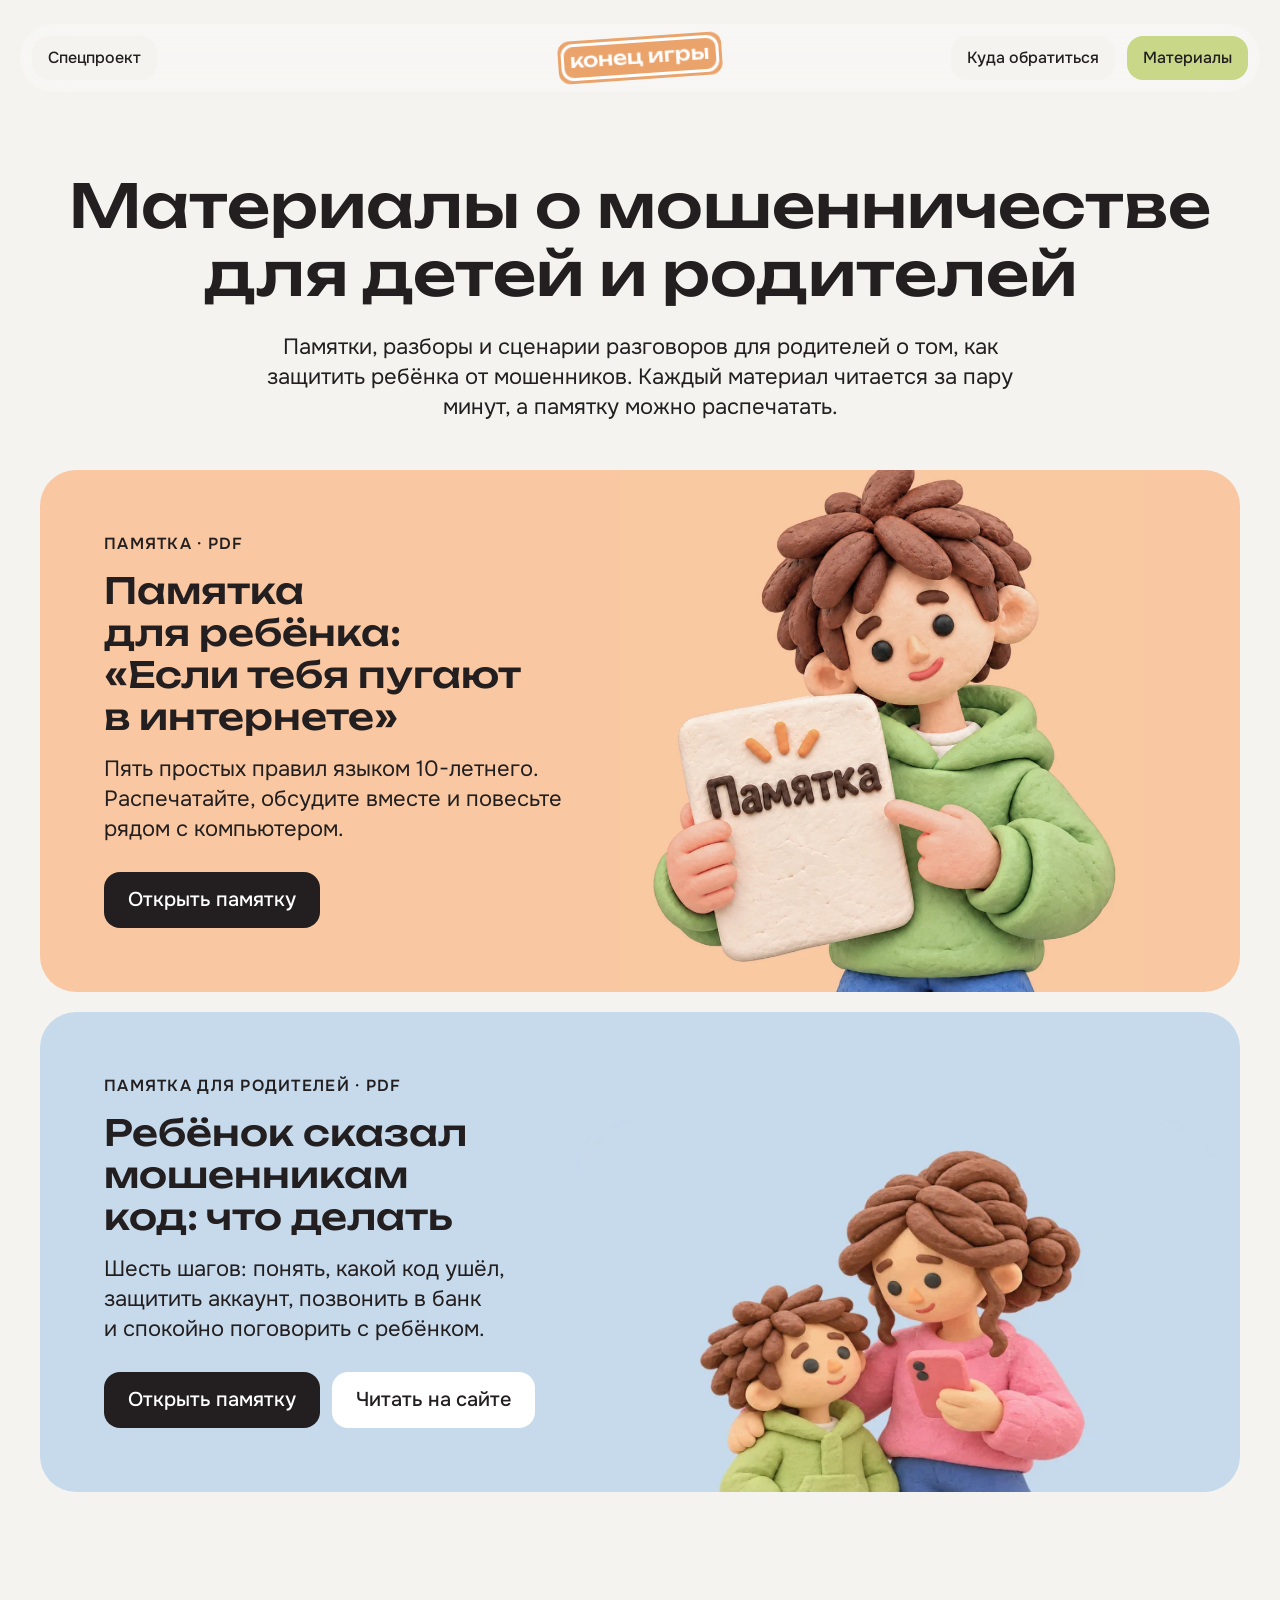
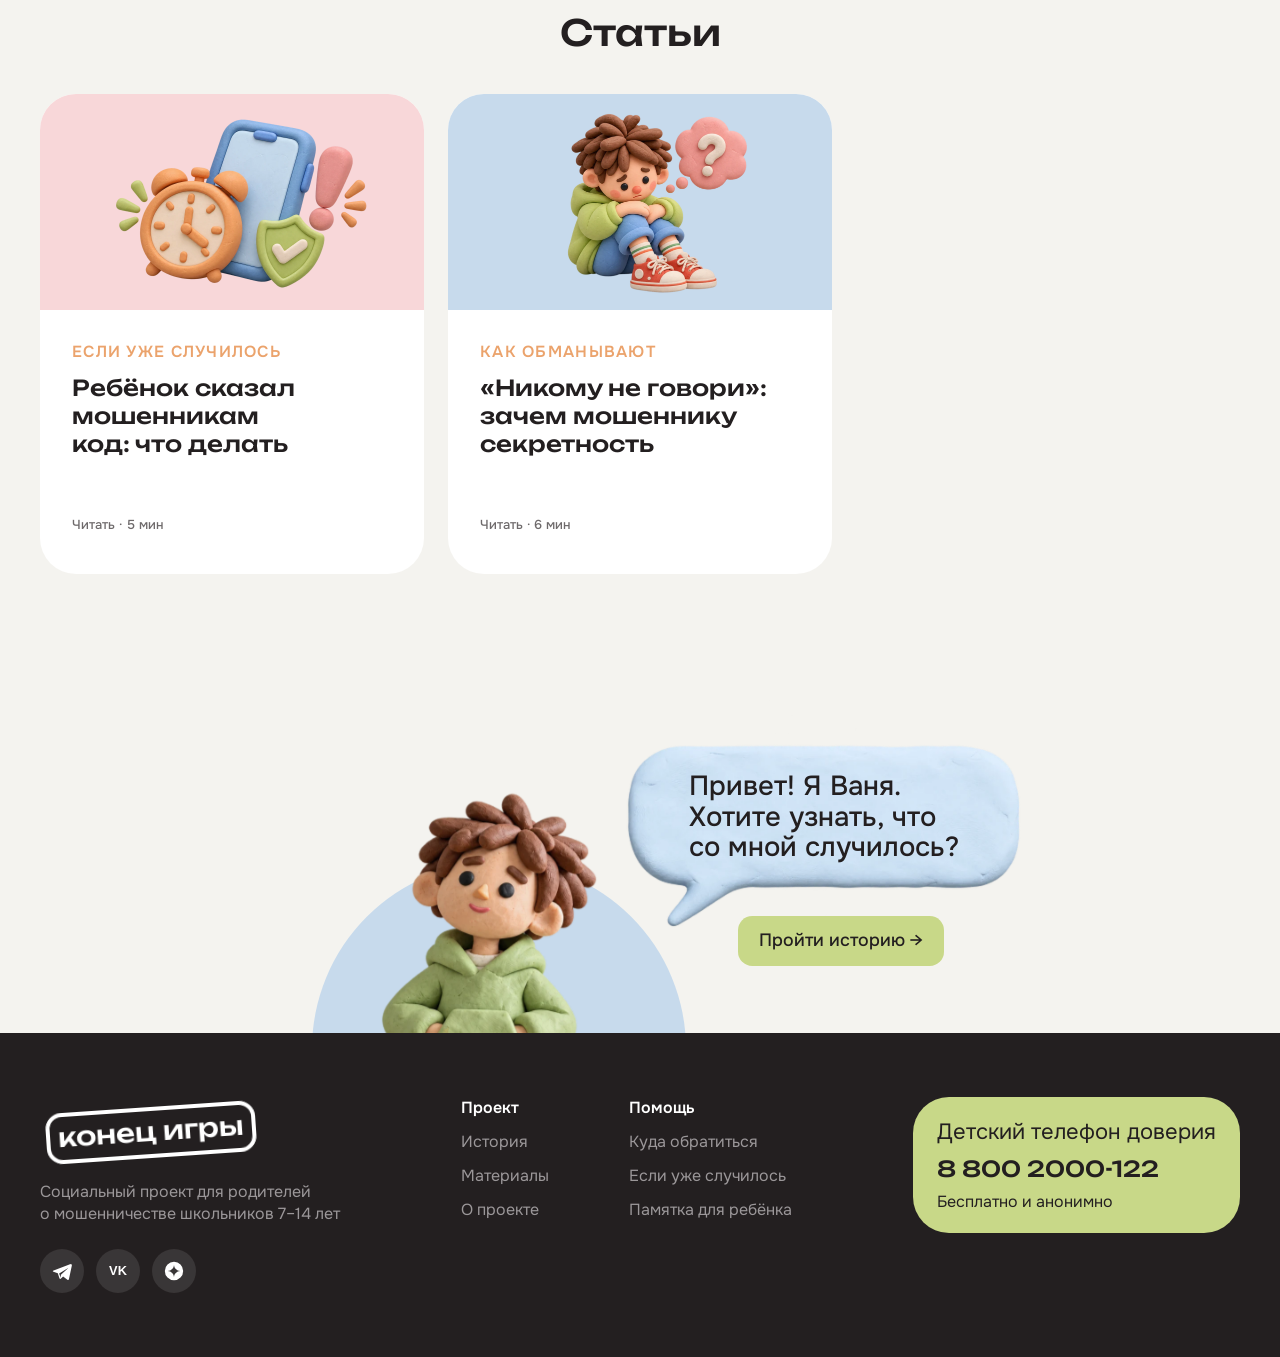
<file: materials.html>
<!doctype html>
<html lang="ru">
<head>
  <meta charset="utf-8">
  <meta name="viewport" content="width=device-width, initial-scale=1">
  <title>Памятки о мошенничестве для детей и родителей — Конец игры</title>
  <meta name="description" content="Памятка для ребёнка о мошенниках в интернете и памятка для родителей «Ребёнок сказал код: что делать». Скачать в PDF и распечатать.">
  <link rel="canonical" href="https://endofthegame.ru/materials">
  <meta name="robots" content="index, follow">
  <meta name="theme-color" content="#f4f3ef">
  <link rel="icon" href="/favicon.ico" sizes="any">
  <link rel="icon" href="/icon-192.png" type="image/png" sizes="192x192">
  <link rel="apple-touch-icon" href="/apple-touch-icon.png">
  <link rel="manifest" href="/site.webmanifest">
  <meta property="og:type" content="website">
  <meta property="og:site_name" content="Конец игры">
  <meta property="og:locale" content="ru_RU">
  <meta property="og:url" content="https://endofthegame.ru/materials">
  <meta property="og:title" content="Памятки о мошенничестве для детей и родителей — Конец игры">
  <meta property="og:description" content="Памятка для ребёнка о мошенниках в интернете и памятка для родителей «Ребёнок сказал код: что делать». Скачать в PDF и распечатать.">
  <meta property="og:image" content="https://endofthegame.ru/assets/og/og-image-2.jpg">
  <meta property="og:image:width" content="1200">
  <meta property="og:image:height" content="630">
  <meta property="og:image:alt" content="Конец игры: пластилиновый Ваня со смартфоном и вопрос «Если ребёнок ошибётся, расскажет ли он вам?»">
  <meta name="twitter:card" content="summary_large_image">
  <meta name="twitter:title" content="Памятки о мошенничестве для детей и родителей — Конец игры">
  <meta name="twitter:description" content="Памятка для ребёнка о мошенниках в интернете и памятка для родителей «Ребёнок сказал код: что делать». Скачать в PDF и распечатать.">
  <meta name="twitter:image" content="https://endofthegame.ru/assets/og/og-image-2.jpg">
  <script type="application/ld+json">{"@context": "https://schema.org", "@type": "WebPage", "name": "Полезные материалы", "url": "https://endofthegame.ru/materials", "inLanguage": "ru", "description": "Памятка для ребёнка о мошенниках в интернете и памятка для родителей «Ребёнок сказал код: что делать». Скачать в PDF и распечатать.", "image": "https://endofthegame.ru/assets/og/og-image-2.jpg", "isPartOf": {"@type": "WebSite", "name": "Конец игры", "url": "https://endofthegame.ru/"}, "breadcrumb": {"@type": "BreadcrumbList", "itemListElement": [{"@type": "ListItem", "position": 1, "name": "Конец игры", "item": "https://endofthegame.ru/"}, {"@type": "ListItem", "position": 2, "name": "Полезные материалы", "item": "https://endofthegame.ru/materials"}]}}</script>
  <link rel="preconnect" href="https://fonts.googleapis.com">
  <link rel="preconnect" href="https://fonts.gstatic.com" crossorigin>
  <link href="https://fonts.googleapis.com/css2?family=Onest:wght@400;500;600&family=Unbounded:wght@500;800&display=swap" rel="stylesheet">
  <link rel="stylesheet" href="css/styles.css?v=202610290910">
  <!-- Yandex.Metrika counter -->
  <script type="text/javascript">
      (function(m,e,t,r,i,k,a){
          m[i]=m[i]||function(){(m[i].a=m[i].a||[]).push(arguments)};
          m[i].l=1*new Date();
          for (var j = 0; j < document.scripts.length; j++) {if (document.scripts[j].src === r) { return; }}
          k=e.createElement(t),a=e.getElementsByTagName(t)[0],k.async=1,k.src=r,a.parentNode.insertBefore(k,a)
      })(window, document,'script','https://mc.yandex.ru/metrika/tag.js?id=113775909', 'ym');

      ym(113775909, 'init', {ssr:true, webvisor:true, clickmap:true, ecommerce:"dataLayer", referrer: document.referrer, url: location.href, accurateTrackBounce:true, trackLinks:true});
  </script>
  <noscript><div><img src="https://mc.yandex.ru/watch/113775909" style="position:absolute; left:-9999px;" alt="" /></div></noscript>
  <!-- /Yandex.Metrika counter -->
</head>
<body>

<header class="header">
  <a class="nav-item" href="/">Спецпроект</a>
  <a class="header__logo" href="/" aria-label="Конец игры — на главную"><span class="logo">Конец игры</span></a>
  <button class="header__burger" type="button" aria-label="Меню" aria-expanded="false" data-burger><span></span></button>
  <nav class="header__menu" aria-label="Основное меню">
    <a class="nav-item" href="/help">Куда обратиться</a>
    <a class="nav-item is-active" href="/materials" aria-current="page">Материалы</a>
  </nav>
</header>

<main class="page page--materials">
  <section class="container page-head">
    <h1 class="h1 h1--long">Материалы о мошенничестве для детей и&nbsp;родителей</h1>
    <p class="lead">Памятки, разборы и&nbsp;сценарии разговоров для&nbsp;родителей о&nbsp;том, как защитить ребёнка от&nbsp;мошенников. Каждый материал читается за&nbsp;пару минут, а&nbsp;памятку можно&nbsp;распечатать.</p>
  </section>

  <!-- Памятка для ребёнка -->
  <section class="container" aria-label="Памятка для ребёнка">
    <div class="memo">
      <div class="memo__text">
        <div class="memo__top">
          <p class="memo__tag">Памятка ·&nbsp;PDF</p>
          <h2 class="h2">Памятка для&nbsp;ребёнка: «Если тебя пугают в&nbsp;интернете»</h2>
          <p class="lead">Пять простых правил языком 10-летнего. Распечатайте, обсудите вместе и&nbsp;повесьте рядом с&nbsp;компьютером.</p>
        </div>
        <a class="btn btn--dark" href="assets/pamyatka-dlya-rebenka.pdf" target="_blank" rel="noopener">Открыть памятку</a>
      </div>
      <img decoding="async" class="memo__art" src="assets/memo-boy.webp?v=2" alt="Мальчик держит памятку для детей о мошенниках в интернете" width="522" height="480">
    </div>
  </section>

  <!-- Памятка для родителей: полный текст — на странице «Куда обратиться» -->
  <section class="container" aria-label="Памятка для родителей">
    <div class="memo memo--parents">
      <div class="memo__text">
        <div class="memo__top">
          <p class="memo__tag">Памятка для&nbsp;родителей ·&nbsp;PDF</p>
          <h2 class="h2">Ребёнок сказал мошенникам код: что&nbsp;делать</h2>
          <p class="lead">Шесть шагов: понять, какой код ушёл, защитить аккаунт, позвонить в&nbsp;банк и&nbsp;спокойно поговорить с&nbsp;ребёнком.</p>
        </div>
        <div class="memo__actions">
          <a class="btn btn--dark" href="assets/pamyatka-dlya-roditeley.pdf" target="_blank" rel="noopener">Открыть памятку</a>
          <a class="btn btn--white" href="/help#parents-memo">Читать на&nbsp;сайте</a>
        </div>
      </div>
      <img decoding="async" loading="lazy" class="memo__art" src="assets/after-instruction.webp" alt="Мама обнимает сына и показывает ему телефон" width="768" height="446">
    </div>
  </section>

  <!-- Статьи: карточки .mat-card (компонент Material card). Новая статья — ещё один <a class="mat-card"> в сетке -->
  <section class="container mat-section" aria-labelledby="articles-title">
    <h2 class="h2 center" id="articles-title">Статьи</h2>
    <div class="mat-grid">
      <a class="mat-card" href="/articles/rebenok-skazal-moshennikam-kod">
        <div class="mat-card__art mat-card__art--pink"><img decoding="async" loading="lazy" src="assets/articles/phone-alarm.webp" alt="" width="320" height="184"></div>
        <div class="mat-card__text">
          <div class="mat-card__top"><p class="eyebrow">Если уже случилось</p><h3 class="h4">Ребёнок сказал мошенникам код: что&nbsp;делать</h3></div>
          <p class="mat-card__more">Читать · 5&nbsp;мин</p>
        </div>
      </a>
      <a class="mat-card" href="/articles/nikomu-ne-govori-sekretnost">
        <div class="mat-card__art mat-card__art--blue"><img decoding="async" loading="lazy" src="assets/articles/boy-question.webp" alt="" width="320" height="184"></div>
        <div class="mat-card__text">
          <div class="mat-card__top"><p class="eyebrow">Как обманывают</p><h3 class="h4">«Никому не&nbsp;говори»: зачем мошеннику секретность</h3></div>
          <p class="mat-card__more">Читать · 6&nbsp;мин</p>
        </div>
      </a>
    </div>
  </section>

  <!-- Финальный призыв -->
  <section class="final" aria-label="Пройти историю">
    <div class="final__stage" data-fit>
      <div class="final__vanya">
      <div class="circle" style="left:351px;top:189px;width:421px;height:421px;background:var(--blue-200)"></div>
      <picture><source media="(max-width: 600px)" srcset="assets/m/m-cta-teen.webp"><img decoding="async" loading="lazy" class="deco" src="assets/teen-final.webp" alt="Ваня" style="left:422px;top:109px;width:259px;height:482px"></picture>
      </div>
      <div class="final__bubble">
      <picture><source media="(max-width: 600px)" srcset="assets/m/m-cta-bubble.webp"><img decoding="async" loading="lazy" class="deco" src="assets/bubble-blue-large.webp" alt="" style="left:680px;top:0;width:492px;height:306px"></picture>
      <p class="bubble-text" style="left:707px;top:58px;width:439px;height:160px"><span>Привет! Я&nbsp;Ваня.<br>Хотите узнать, что<br>со&nbsp;мной&nbsp;случилось?</span></p>
      </div>
      <a class="btn final__btn" href="/story" style="position:absolute;left:830px;top:250px">Пройти историю →</a>
    </div>
  </section>
</main>

<footer class="footer">
  <div class="container footer__inner">
    <div class="footer__about">
      <span class="logo logo--footer">Конец игры</span>
      <p class="body-s">Социальный проект для&nbsp;родителей<br>о&nbsp;мошенничестве школьников 7–14&nbsp;лет</p>
      <ul class="socials" aria-label="Мы в соцсетях">
        <li><a class="socials__link" href="https://t.me/endofthegame2" target="_blank" rel="noopener" aria-label="Telegram" title="Telegram"><svg viewBox="0 0 24 24" aria-hidden="true"><path fill="currentColor" d="M21.4 4.3 2.9 11.4c-1.2.5-1.2 1.2-.2 1.5l4.7 1.5 1.8 5.5c.2.6.4.8.8.8s.6-.2.9-.5l2.3-2.2 4.7 3.5c.9.5 1.5.2 1.7-.8l3.1-14.5c.3-1.3-.5-1.8-1.3-1.5Zm-12.5 10.5 8.9-5.6c.4-.3.8-.1.5.2l-7.5 6.8-.3 3.1-1.6-4.5Z"/></svg></a></li>
        <li><a class="socials__link" href="https://vk.ru/club242560627" target="_blank" rel="noopener" aria-label="ВКонтакте" title="ВКонтакте"><svg viewBox="0 0 24 24" aria-hidden="true"><text x="12" y="16.2" text-anchor="middle" fill="currentColor" font-family="Arial, sans-serif" font-weight="700" font-size="14">VK</text></svg></a></li>
        <li><a class="socials__link" href="https://dzen.ru/endofthegame" target="_blank" rel="noopener" aria-label="Дзен" title="Дзен"><svg viewBox="0 0 24 24" aria-hidden="true"><path fill="currentColor" fill-rule="evenodd" d="M12 2a10 10 0 1 1 0 20 10 10 0 0 1 0-20Zm0 3.2c-.15 3.75-3.05 6.65-6.8 6.8 3.75.15 6.65 3.05 6.8 6.8.15-3.75 3.05-6.65 6.8-6.8-3.75-.15-6.65-3.05-6.8-6.8Z"/></svg></a></li>
      </ul>
    </div>
    <nav class="footer__nav" aria-label="Подвал">
      <div class="footer__col">
        <span class="footer__col-title">Проект</span>
        <a href="/story">История</a>
        <a href="/materials">Материалы</a>
        <a href="/about">О&nbsp;проекте</a>
      </div>
      <div class="footer__col">
        <span class="footer__col-title">Помощь</span>
        <a href="/help">Куда обратиться</a>
        <a href="/#if-happened">Если уже случилось</a>
        <a href="/materials">Памятка для&nbsp;ребёнка</a>
      </div>
    </nav>
    <a class="hotline" href="tel:88002000122">
      <span class="hotline__title">Детский телефон доверия</span>
      <span class="hotline__phone">8 800 2000-122</span>
      <span class="body-s">Бесплатно и&nbsp;анонимно</span>
    </a>
  </div>
</footer>

<script src="js/fit.js?v=202610290910"></script>
<script src="js/menu.js?v=202610290910"></script>
<script src="js/page-motion.js?v=202610290910"></script>
</body>
</html>
</file>
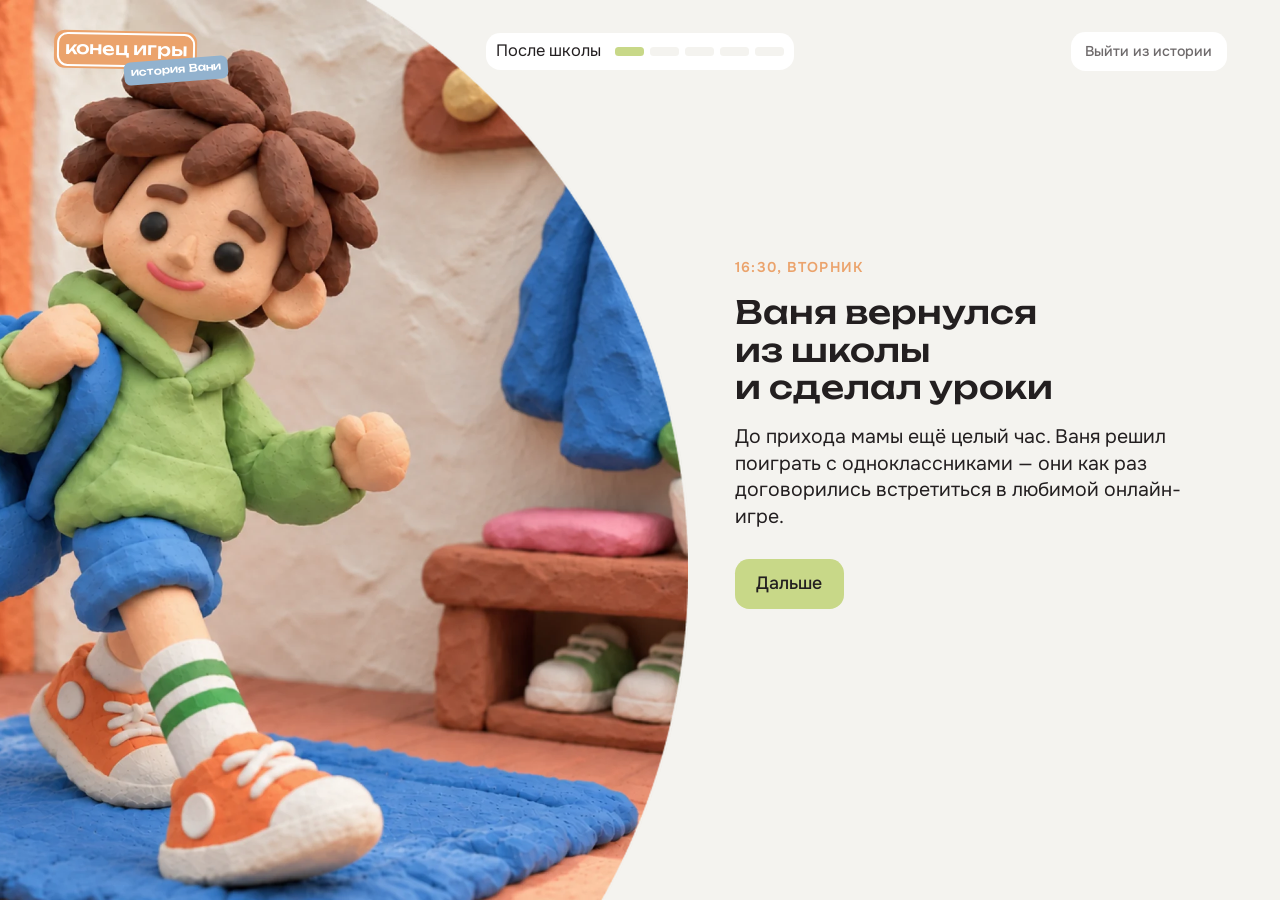
<file: story.html>
<!doctype html>
<html lang="ru">
<head>
  <meta charset="utf-8">
  <meta name="viewport" content="width=device-width, initial-scale=1">
  <title>История Вани: как мошенники обманывают детей в играх — Конец игры</title>
  <meta name="description" content="Интерактивная история: посмотрите глазами 12-летнего Вани, как мошенник в игре вроде Роблокса превращает подарок в ловушку, просит код из СМС и запугивает ребёнка.">
  <link rel="canonical" href="https://endofthegame.ru/story">
  <meta name="robots" content="index, follow">
  <meta name="theme-color" content="#f4f3ef">
  <link rel="icon" href="/favicon.ico" sizes="any">
  <link rel="icon" href="/icon-192.png" type="image/png" sizes="192x192">
  <link rel="apple-touch-icon" href="/apple-touch-icon.png">
  <link rel="manifest" href="/site.webmanifest">
  <meta property="og:type" content="website">
  <meta property="og:site_name" content="Конец игры">
  <meta property="og:locale" content="ru_RU">
  <meta property="og:url" content="https://endofthegame.ru/story">
  <meta property="og:title" content="История Вани: как мошенники обманывают детей в играх — Конец игры">
  <meta property="og:description" content="Интерактивная история: посмотрите глазами 12-летнего Вани, как мошенник в игре вроде Роблокса превращает подарок в ловушку, просит код из СМС и запугивает ребёнка.">
  <meta property="og:image" content="https://endofthegame.ru/assets/og/og-image-2.jpg">
  <meta property="og:image:width" content="1200">
  <meta property="og:image:height" content="630">
  <meta property="og:image:alt" content="Конец игры: пластилиновый Ваня со смартфоном и вопрос «Если ребёнок ошибётся, расскажет ли он вам?»">
  <meta name="twitter:card" content="summary_large_image">
  <meta name="twitter:title" content="История Вани: как мошенники обманывают детей в играх — Конец игры">
  <meta name="twitter:description" content="Интерактивная история: посмотрите глазами 12-летнего Вани, как мошенник в игре вроде Роблокса превращает подарок в ловушку, просит код из СМС и запугивает ребёнка.">
  <meta name="twitter:image" content="https://endofthegame.ru/assets/og/og-image-2.jpg">
  <script type="application/ld+json">{"@context": "https://schema.org", "@type": "WebPage", "name": "История Вани", "url": "https://endofthegame.ru/story", "inLanguage": "ru", "description": "Интерактивная история: посмотрите глазами 12-летнего Вани, как мошенник в игре вроде Роблокса превращает подарок в ловушку, просит код из СМС и запугивает ребёнка.", "image": "https://endofthegame.ru/assets/og/og-image-2.jpg", "isPartOf": {"@type": "WebSite", "name": "Конец игры", "url": "https://endofthegame.ru/"}, "breadcrumb": {"@type": "BreadcrumbList", "itemListElement": [{"@type": "ListItem", "position": 1, "name": "Конец игры", "item": "https://endofthegame.ru/"}, {"@type": "ListItem", "position": 2, "name": "История Вани", "item": "https://endofthegame.ru/story"}]}}</script>
  <link rel="preconnect" href="https://fonts.googleapis.com">
  <link rel="preconnect" href="https://fonts.gstatic.com" crossorigin>
  <link href="https://fonts.googleapis.com/css2?family=Onest:wght@400;500;600&family=Unbounded:wght@500;800&display=swap" rel="stylesheet">
  <link rel="stylesheet" href="css/styles.css?v=202610290910">
  <!-- Картинки первого экрана: грузим сразу, только нужный вариант (компьютер или телефон) -->
  <link rel="preload" as="image" href="assets/m/m-story-01.webp" type="image/webp" media="(max-width: 900px), (max-height: 500px), (orientation: portrait)" fetchpriority="high">
  <link rel="preload" as="image" href="assets/story-01.webp" type="image/webp" media="(min-width: 901px) and (min-height: 501px) and (orientation: landscape)" fetchpriority="high">
  <!-- Yandex.Metrika counter -->
  <script type="text/javascript">
      (function(m,e,t,r,i,k,a){
          m[i]=m[i]||function(){(m[i].a=m[i].a||[]).push(arguments)};
          m[i].l=1*new Date();
          for (var j = 0; j < document.scripts.length; j++) {if (document.scripts[j].src === r) { return; }}
          k=e.createElement(t),a=e.getElementsByTagName(t)[0],k.async=1,k.src=r,a.parentNode.insertBefore(k,a)
      })(window, document,'script','https://mc.yandex.ru/metrika/tag.js?id=113775909', 'ym');

      ym(113775909, 'init', {ssr:true, webvisor:true, clickmap:true, ecommerce:"dataLayer", referrer: document.referrer, url: location.href, accurateTrackBounce:true, trackLinks:true});
  </script>
  <noscript><div><img src="https://mc.yandex.ru/watch/113775909" style="position:absolute; left:-9999px;" alt="" /></div></noscript>
  <!-- /Yandex.Metrika counter -->
</head>
<body class="story-body">

<main class="story-stage">
  <header class="header header--story">
    <a class="logo-story" href="/" aria-label="Конец игры — на главную">
      <span class="logo">Конец игры</span>
      <span class="logo-story__tag">история Вани</span>
    </a>
    <div class="header__side"></div>
    <div class="progress" aria-live="polite">
      <span class="progress__label">После школы</span>
      <span class="progress__bars" aria-hidden="true">
        <span class="progress__bar"></span><span class="progress__bar"></span><span class="progress__bar"></span><span class="progress__bar"></span><span class="progress__bar"></span>
      </span>
    </div>
    <div class="header__side header__side--end">
      <a class="nav-item nav-item--surface" href="/">Выйти из&nbsp;истории</a>
    </div>
  </header>

  <!-- 1. После школы: Ваня вернулся из школы -->
  <section class="screen" data-chapter="После школы" data-step="1" aria-label="Экран 1">
    <img decoding="async" loading="lazy" class="m-only m-scene" src="assets/m/m-story-01.webp" alt="Ваня с рюкзаком заходит домой">
    <div class="art" data-w="774">
    <img decoding="async" loading="lazy" class="deco" src="assets/story-01.webp" alt="Ваня с рюкзаком заходит домой" style="left:0px;top:0px;width:774px;height:720px">
    </div>
    <div data-a="right" class="screen__text" style="left:827px;top:145px;width:560px">
      <div class="screen__content">
        <p class="eyebrow">16:30,&nbsp;вторник</p>
        <h1 class="h2">Ваня вернулся из&nbsp;школы и&nbsp;сделал&nbsp;уроки</h1>
        <p class="lead" style="width:540px">До&nbsp;прихода мамы ещё целый час. Ваня решил поиграть с&nbsp;одноклассниками&nbsp;— они как раз договорились встретиться в&nbsp;любимой онлайн-игре.</p>
      </div>
      <button class="btn" data-next>Дальше</button>
    </div>
  </section>

  <!-- 2. После школы: правила -->
  <section class="screen" data-chapter="После школы" data-step="1" aria-label="Экран 2">
    <img decoding="async" loading="lazy" class="m-only m-scene" src="assets/m/m-story-02.webp" alt="Мама и Ваня разговаривают на диване">
    <div class="art" data-w="774">
    <div class="circle" style="left:-294px;top:-77px;width:1068px;height:1068px;background:var(--peach-200)"></div>
    <img decoding="async" loading="lazy" class="deco" src="assets/story-02.webp" alt="Мама и Ваня разговаривают на диване" style="left:0px;top:49px;width:728px;height:671px">
    </div>
    <div data-a="right" class="screen__text" style="left:827px;top:139px;width:560px">
      <h2 class="h2">Вам кажется, что вы <br>всё&nbsp;объяснили</h2>
      <div class="screen__content" style="gap:24px">
        <div class="screen__content" style="gap:12px">
          <ul class="rule-list">
            <li class="rule"><svg width="28" height="28" viewBox="0 0 28 28" aria-hidden="true"><circle cx="14" cy="14" r="14" fill="#c8d888"/><path d="M8.5 14.5l3.5 3.5 7.5-8" fill="none" stroke="#fff" stroke-width="2.5" stroke-linecap="round" stroke-linejoin="round"/></svg><span class="body">Не&nbsp;сообщай коды из&nbsp;СМС</span></li>
            <li class="rule"><svg width="28" height="28" viewBox="0 0 28 28" aria-hidden="true"><circle cx="14" cy="14" r="14" fill="#c8d888"/><path d="M8.5 14.5l3.5 3.5 7.5-8" fill="none" stroke="#fff" stroke-width="2.5" stroke-linecap="round" stroke-linejoin="round"/></svg><span class="body">Не&nbsp;переходи по&nbsp;странным&nbsp;ссылкам</span></li>
            <li class="rule"><svg width="28" height="28" viewBox="0 0 28 28" aria-hidden="true"><circle cx="14" cy="14" r="14" fill="#c8d888"/><path d="M8.5 14.5l3.5 3.5 7.5-8" fill="none" stroke="#fff" stroke-width="2.5" stroke-linecap="round" stroke-linejoin="round"/></svg><span class="body">Не&nbsp;общайся с&nbsp;незнакомцами</span></li>
          </ul>
        </div>
        <div class="screen__text">
          <p class="body" style="width:520px">Ваня знает, что незнакомцам нельзя доверять. Но&nbsp;что, если они предлагают то, чего очень&nbsp;хочется?</p>
          <button class="btn" data-next>Посмотрим</button>
        </div>
      </div>
    </div>
  </section>

  <!-- 3. Игра: запрос в друзья -->
  <section class="screen" data-chapter="Игра" data-step="2" aria-label="Экран 3">
    <div class="art art--center">
    <div class="circle" style="left:333px;top:198px;width:776px;height:776px;background:var(--blue-200)"></div>
    <img decoding="async" loading="lazy" class="deco" src="assets/story-boy.webp" alt="Ваня стоит на камне" style="left:271px;top:102px;width:881px;height:618px">
    </div>
    <div data-a="left" class="player" style="left:60px;top:119px">
      <img decoding="async" loading="lazy" class="player__avatar" src="assets/avatar-vanya.webp" alt="">
      <div class="player__info">
        <div class="player__row"><span class="player__name">vanya_2014</span><span class="player__lvl">12 ур.</span></div>
        <div class="player__xp"><span></span></div>
      </div>
    </div>
    <img decoding="async" loading="lazy" class="m-only m-scene" src="assets/m/m-story-03.webp" alt="Ваня стоит на камне">
    <div data-a="left" class="chat" style="left:60px;top:203px;width:320px">
      <div class="chat__head">
        <span class="chat__avatar chat__avatar--text">7А</span>
        <div><p class="chat__name">Чат команды ·&nbsp;7А</p><p class="chat__status">в&nbsp;игре · 4&nbsp;участника</p></div>
      </div>
      <div class="chat__body">
        <div class="msg"><span class="msg__author" style="color:#a3c12f">tema_2015</span><span>мы&nbsp;выиграли раунд!!! 🔥</span></div>
        <div class="msg"><span class="msg__author" style="color:#8bb1d3">liza_cat</span><span>ваня красавчик, ты&nbsp;затащил</span></div>
        <div class="msg"><span class="msg__author" style="color:var(--peach-500)">tema_2015</span><span>го ещё один? через 5 мин</span></div>
        <div class="msg msg--out"><span>давайте! я&nbsp;тут</span></div>
      </div>
    </div>
    <div data-a="left" class="friend" style="left:60px;top:558px">
      <div class="friend__text">
        <p class="h4" style="color:var(--text-secondary)">LuckyFox2018</p>
        <p class="body-s">пригласил вас в&nbsp;друзья · 3 общих&nbsp;друга</p>
      </div>
    </div>
    <div data-a="right" class="caption-card" style="left:1024px;top:209px">
      <div class="caption-card__text">
        <p class="eyebrow">Вы&nbsp;смотрите глазами&nbsp;Вани</p>
        <p class="lead">Команда Вани только что выиграла раунд. И&nbsp;тут приходит запрос в&nbsp;друзья&nbsp;— у&nbsp;LuckyFox2018 даже есть общие&nbsp;знакомые.</p>
      </div>
      <button class="btn" data-next>Дальше</button>
    </div>
  </section>

  <!-- 4. Подарок: переписка с LuckyFox -->
  <section class="screen" data-chapter="Подарок" data-step="3" aria-label="Экран 4">
    <img decoding="async" loading="lazy" class="m-only m-scene" src="assets/m/m-story-04.webp" alt="Ваня стоит на камне и думает о подарке">
    <div class="art art--center">
    <div class="circle" style="left:333px;top:198px;width:776px;height:776px;background:var(--blue-200)"></div>
    <img decoding="async" loading="lazy" class="deco" src="assets/story-boy-4.webp" alt="Ваня стоит на камне и думает о подарке" style="left:285px;top:102px;width:853px;height:618px">
    <img decoding="async" loading="lazy" class="deco" src="assets/thought-blue.webp" alt="" style="left:804px;top:83px;width:293px;height:182px">
    <p class="bubble-thought" style="left:854px;top:130px;width:183px">Обычно такие штуки платные. Но&nbsp;вдруг сегодня&nbsp;повезло?</p>
    </div>
    <div data-a="left" class="chat" style="left:60px;top:160px;width:401px">
      <div class="chat__head">
        <img decoding="async" loading="lazy" class="chat__avatar" src="assets/avatar-fox.webp" alt="">
        <div><p class="chat__name">LuckyFox2018</p><p class="chat__status">в&nbsp;сети · 14&nbsp;ур.</p></div>
      </div>
      <div class="chat__body">
        <div class="msg"><span>Привет! У&nbsp;тебя классный скин 🔥</span><span class="msg__time">16:41</span></div>
        <div class="msg msg--out"><span>Привет, спасибо!</span><span class="msg__time">16:41</span></div>
        <div class="msg"><span style="width:236px">Я&nbsp;ухожу с&nbsp;сервера и&nbsp;раздаю всё, что накопил. Хочешь 2 000 монет бесплатно?</span><span class="msg__time">16:42</span></div>
        <div class="msg msg--out"><span>Да, конечно!!</span><span class="msg__time">16:42</span></div>
        <div class="msg"><span style="width:216px">Тут неудобно передавать. Напиши мне в&nbsp;мессенджер, там быстрее 👉 @luckyfox_gifts</span><span class="msg__time">16:43</span></div>
        <div class="typing">Ваня печатает…</div>
      </div>
    </div>
    <div data-a="right" class="caption-card" style="left:1013px;top:438px">
      <div class="caption-card__text" style="gap:16px">
        <p class="eyebrow">Вы&nbsp;смотрите глазами&nbsp;Вани</p>
        <p class="body-s">Для&nbsp;Вани это не&nbsp;«опасный незнакомец», а&nbsp;шанс получить то, о&nbsp;чём давно&nbsp;мечтал.</p>
      </div>
      <button class="btn" data-next>Дальше</button>
    </div>
  </section>

  <!-- 5. Подарок: код из СМС -->
  <section class="screen" data-chapter="Подарок" data-step="3" aria-label="Экран 5">
    <img decoding="async" loading="lazy" class="m-only m-scene" src="assets/m/m-story-05.webp" alt="Телефон с перепиской: мошенник просит код из СМС">
    <div class="art" data-w="774">
    <div class="circle" style="left:-294px;top:-77px;width:1068px;height:1068px;background:var(--lime-200)"></div>
    <img decoding="async" loading="lazy" class="deco" src="assets/story-05-star-top.webp" alt="" style="left:384px;top:167.2px;width:349.2px;height:242.8px">
    <img decoding="async" loading="lazy" class="deco" src="assets/story-05-phone.webp" alt="Телефон с перепиской: мошенник просит код из СМС" style="left:95px;top:0.3px;width:557.3px;height:720px">
    <img decoding="async" loading="lazy" class="deco" src="assets/story-05-star-left.webp" alt="" style="left:0px;top:247.4px;width:323.6px;height:246.6px">
    <img decoding="async" loading="lazy" class="deco" src="assets/story-05-star-bottom.webp" alt="" style="left:155px;top:510.3px;width:209.8px;height:145.9px">
    </div>
    <div data-a="right" class="screen__text" style="left:827px;top:187px;width:508px">
      <div class="screen__content">
        <h2 class="h2">«Это займёт&nbsp;минуту»</h2>
        <p class="lead" style="width:460px">В&nbsp;СМС написано: «Никому не&nbsp;сообщайте код». Но&nbsp;Ваня хочет получить подарок и&nbsp;не&nbsp;видит ничего страшного в&nbsp;просьбе мошенника.</p>
        <p class="tip body">💡 На&nbsp;самом деле код подтверждает вход в&nbsp;аккаунт Вани&nbsp;— игровой или <br>в&nbsp;мессенджере. С&nbsp;этого момента <br>у&nbsp;мошенника есть рычаг&nbsp;давления.</p>
      </div>
      <button class="btn btn--pink" data-next>Ваня отправляет код</button>
    </div>
  </section>

  <!-- 6. Ловушка: подарок -->
  <section class="screen" data-chapter="Ловушка" data-step="4" data-pink aria-label="Экран 6">
    <img decoding="async" loading="lazy" class="m-only m-scene gift-link" data-next src="assets/m/m-story-06.webp" alt="Подарок от мошенника в игре — открыть">
    <div data-a="left" class="screen__text" style="left:96px;top:184px;width:460px">
      <div class="screen__content">
        <h2 class="h2">Подарок почти&nbsp;у&nbsp;него</h2>
        <p class="lead">Код отправлен. LuckyFox пишет: «Секунду, монеты уже идут». Ваня ждёт и&nbsp;представляет, как покажет ребятам новый&nbsp;скин.</p>
      </div>
      <button class="btn btn--pink" data-next>Открыть подарок</button>
    </div>
    <img decoding="async" loading="lazy" data-a="right" class="deco gift-link" data-next src="assets/gift-closed.webp" alt="Подарок от мошенника в игре — открыть" style="left:799px;top:144px;width:516px;height:532.5px">
  </section>

  <!-- 7. Ловушка: подарок открывается -->
  <section class="screen" data-chapter="Ловушка" data-step="4" data-pink aria-label="Экран 7">
    <img decoding="async" loading="lazy" class="m-only m-scene" src="assets/m/m-story-07.webp" alt="Открытая пустая коробка: подарок от мошенника оказался ловушкой">
    <img decoding="async" loading="lazy" data-a="right" class="deco" src="assets/gift-open.webp" alt="Открытая пустая коробка: подарок от мошенника оказался ловушкой" style="left:767px;top:116px;width:581px;height:599px">
    <div data-a="left" class="screen__text" style="left:96px;top:184px;width:460px">
      <div class="screen__content">
        <h2 class="h2">А&nbsp;внутри —&nbsp;пусто</h2>
        <p class="lead">Монет нет. Зато приходит новое сообщение. Подарок оказался&nbsp;приманкой.</p>
      </div>
      <button class="btn btn--pink" data-next>Дальше</button>
    </div>
  </section>

  <!-- 8. Ловушка: «служба безопасности» -->
  <section class="screen" data-chapter="Ловушка" data-step="4" data-pink aria-label="Экран 8">
    <div data-a="right" class="chat chat--large" style="left:764px;top:107px;width:517px">
      <div class="chat__head">
        <img decoding="async" loading="lazy" class="chat__avatar" src="assets/avatar-security.webp" alt="">
        <div><p class="chat__name">Служба безопасности&nbsp;Кубомира</p><p class="chat__status">в&nbsp;сети · 100&nbsp;ур.</p></div>
      </div>
      <div class="chat__body">
        <div class="msg"><span>Внимание! С&nbsp;вашего аккаунта зафиксирована мошенническая активность. Аккаунт передан на&nbsp;проверку. У&nbsp;вас 10 минут.</span><span class="msg__time">16:51</span></div>
        <div class="msg"><span>Вы&nbsp;передали код третьим лицам. По&nbsp;закону за&nbsp;действия несовершеннолетнего отвечают родители.</span><span class="msg__time">16:51</span></div>
        <div class="msg msg--out"><span>я&nbsp;не&nbsp;хотел… что мне делать?</span><span class="msg__time">16:52</span></div>
        <div class="msg"><span>Чтобы закрыть дело без&nbsp;полиции, подтвердите личность родителя: пришлите фото маминой банковской карты с&nbsp;двух сторон.</span><span class="msg__time">16:52</span></div>
        <div class="msg"><span>Никому не&nbsp;говори. Если родители узнают раньше времени&nbsp;— проверка уйдёт дальше.</span><span class="msg__time">16:53</span></div>
      </div>
    </div>
    <div data-a="right" class="push" style="left:1095px;top:550px" aria-hidden="true">
      <span class="push__avatar">М</span>
      <div class="push__body"><div class="push__top"><span class="body-s">Мама</span><span class="chat__status">16:53</span></div><span class="body-s">У&nbsp;тебя всё хорошо?</span></div>
    </div>
    <div data-a="left" class="screen__text" style="left:96px;top:184px;width:460px">
      <div class="screen__content">
        <h2 class="h2">Подарок стал&nbsp;проблемой</h2>
        <p class="lead">Теперь Ване пишет не&nbsp;новый знакомый, а&nbsp;«служба безопасности». Его торопят и&nbsp;пугают потерей аккаунта. Ваня уже не&nbsp;думает о&nbsp;подарке&nbsp;— он&nbsp;боится потерять всё, что есть в&nbsp;игре.</p>
      </div>
      <button class="btn btn--pink" data-next>Дальше</button>
    </div>
    <span data-a="right" class="timer" style="left:1259px;top:107px">⏱ <span data-timer>09:41</span></span>
  </section>

  <!-- 9. Ловушка: давление -->
  <section class="screen" data-chapter="Ловушка" data-step="4" data-pink aria-label="Экран 9">
    <div data-a="right" class="chat chat--large" style="left:764px;top:107px;width:517px" aria-hidden="true">
      <div class="chat__head">
        <img decoding="async" loading="lazy" class="chat__avatar" src="assets/avatar-security.webp" alt="">
        <div><p class="chat__name">Служба безопасности&nbsp;Кубомира</p><p class="chat__status">в&nbsp;сети · 100&nbsp;ур.</p></div>
      </div>
      <div class="chat__body">
        <div class="msg"><span>Внимание! С&nbsp;вашего аккаунта зафиксирована мошенническая активность. Аккаунт передан на&nbsp;проверку. У&nbsp;вас 10 минут.</span><span class="msg__time">16:51</span></div>
        <div class="msg"><span>Вы&nbsp;передали код третьим лицам. По&nbsp;закону за&nbsp;действия несовершеннолетнего отвечают родители.</span><span class="msg__time">16:51</span></div>
        <div class="msg msg--out"><span>я&nbsp;не&nbsp;хотел… что мне делать?</span><span class="msg__time">16:52</span></div>
        <div class="msg"><span>Чтобы закрыть дело без&nbsp;полиции, подтвердите личность родителя: пришлите фото маминой банковской карты с&nbsp;двух сторон.</span><span class="msg__time">16:52</span></div>
      </div>
    </div>
    <div data-a="right" class="push" style="left:1095px;top:599px" aria-hidden="true">
      <span class="push__avatar">М</span>
      <div class="push__body"><div class="push__top"><span class="body-s">Мама</span><span class="chat__status">16:53</span></div><span class="body-s">У&nbsp;тебя всё хорошо?</span></div>
    </div>
    <div data-a="left" class="screen__text" style="left:96px;top:184px;width:460px">
      <div class="screen__content">
        <h2 class="h2">Весь мир сужается до&nbsp;одного&nbsp;окна</h2>
        <p class="lead">Таймер тикает, угрозы повторяются. Игра, ребята, мама&nbsp;— всё где-то на&nbsp;краю экрана. В&nbsp;панике ребёнок не&nbsp;думает, а&nbsp;делает то, что ему&nbsp;говорят.</p>
      </div>
      <button class="btn btn--pink" data-next>Дальше</button>
    </div>
    <div data-a="right" class="shout" style="left:630px;top:157px;width:327px"><p class="shout__text">Вы&nbsp;передали код третьим&nbsp;лицам.</p><span class="shout__time">16:53</span></div>
    <div data-a="right" class="shout" style="left:1075px;top:311px;width:305px"><p class="shout__text">Никому не&nbsp;говори.</p><span class="shout__time">16:53</span></div>
    <div data-a="right" class="shout" style="left:630px;top:497px;width:457px"><p class="shout__text">Если родители узнают раньше времени, будет&nbsp;хуже.</p><span class="shout__time">16:53</span></div>
    <span data-a="right" class="timer" style="left:1259px;top:107px">⏱ <span data-timer>09:41</span></span>
  </section>

  <!-- 10. Изоляция: ответ маме -->
  <section class="screen" data-chapter="Изоляция" data-step="5" data-pink aria-label="Экран 10">
    <!-- Ваня набирает «Мам, я тут…», стирает и отправляет «Да» (js/mom-typing.js) -->
    <div data-a="center" class="chat mom-chat" data-mom-typing style="left:544px;top:132px">
      <div class="chat__head"><img decoding="async" loading="lazy" class="chat__avatar" src="assets/avatar-mom.webp" alt=""><p class="chat__name">Мама</p></div>
      <div class="chat__body">
        <div class="msg"><span>У&nbsp;тебя всё хорошо?</span><span class="msg__time">16:53</span></div>
        <div class="mom-chat__slot"><div class="msg msg--out" data-reply><span>Да</span><span class="msg__time">16:55 ✓✓</span></div></div>
        <div class="composer"><span class="composer__input"><span data-typed></span><span class="caret">|</span><span class="composer__placeholder" data-placeholder hidden>Сообщение</span></span><span class="composer__send"><svg width="16" height="16" viewBox="0 0 16 16" aria-hidden="true"><path d="M3 8h10M9 4l4 4-4 4" fill="none" stroke="#fff" stroke-width="2" stroke-linecap="round" stroke-linejoin="round"/></svg></span></div>
      </div>
    </div>
    <div data-a="center" class="screen__text" style="left:0;top:488px;width:1440px;align-items:center;text-align:center">
      <div class="screen__content" style="gap:12px;align-items:center">
        <h2 class="h2">Он&nbsp;мог написать&nbsp;правду</h2>
        <p class="lead">Но&nbsp;ему сказали: если мама узнает, будет&nbsp;хуже.</p>
      </div>
      <button class="btn btn--pink" data-next>Дальше</button>
    </div>
  </section>

  <!-- 11. Изоляция: выбор родителя -->
  <section class="screen" data-chapter="Изоляция" data-step="5" aria-label="Экран 11">
    <img decoding="async" loading="lazy" class="m-only m-scene" src="assets/m/m-story-11.webp" alt="Ваня сидит у двери, обняв колени">
    <div class="art" data-w="744">
    <img decoding="async" loading="lazy" class="deco" src="assets/story-11.webp" alt="Ваня сидит у двери, обняв колени" style="left:0px;top:0px;width:744px;height:720px">
    <img decoding="async" loading="lazy" class="deco" src="assets/thought-blue-mom.webp" alt="" style="left:48px;top:120px;width:312px;height:194px">
    <p class="h4" style="left:98px;top:176px;width:229px">— Вань, я&nbsp;дома! Как&nbsp;день?</p>
    </div>
    <div data-a="right" class="screen__text" style="left:827px;top:122px;width:560px">
      <div class="screen__content" style="gap:16px">
        <h2 class="h2">Вы&nbsp;видите: он&nbsp;что-то скрывает. С&nbsp;чего начнёте&nbsp;разговор?</h2>
        <p class="body-s">Правильного ответа нет&nbsp;— посмотрите, как Ваня&nbsp;отреагирует.</p>
      </div>
      <div class="screen__content" style="gap:16px">
        <button class="btn choice" data-next>«Что у&nbsp;тебя там? Дай телефон»</button>
        <button class="btn choice" data-next>«Ты&nbsp;какой-то не&nbsp;такой. Устал?»</button>
        <button class="btn choice" data-next>«Что бы ни&nbsp;случилось&nbsp;— я&nbsp;не&nbsp;буду ругаться. Разберёмся вместе»</button>
      </div>
    </div>
  </section>

  <!-- 12. Финал -->
  <section class="screen" data-chapter="Финал" data-step="5" aria-label="Экран 12">
    <img decoding="async" loading="lazy" class="m-only m-scene" src="assets/m/m-story-12.webp?v=2" alt="Ваня показывает маме телефон">
    <div class="art" data-w="717">
    <img decoding="async" loading="lazy" class="deco" src="assets/story-12.webp" alt="Ваня показывает маме телефон" style="left:0px;top:0px;width:717px;height:720px">
    </div>
    <div data-a="right" class="screen__text" style="left:827px;top:122px;width:541px">
      <div class="screen__content" style="gap:16px">
        <h2 class="h2">Ваня решается рассказать&nbsp;правду</h2>
        <p class="body-s" style="width:472px">Мама спокойно выслушивает Ваню и&nbsp;обещает помочь. Теперь они вместе могут разобраться, что&nbsp;произошло.</p>
      </div>
      <div class="todo">
        <h3 class="h4">Что сделать прямо&nbsp;сейчас</h3>
        <div class="todo__item"><span class="badge badge--s">1</span><p class="body">Поблагодарить, что рассказал. Не&nbsp;ругать <br>и&nbsp;не&nbsp;отбирать телефон в&nbsp;ту же&nbsp;минуту</p></div>
        <div class="todo__item"><span class="badge badge--s">2</span><p class="body">Не&nbsp;отвечать «службе безопасности», <br>не&nbsp;отправлять фото карты, коды и&nbsp;деньги</p></div>
        <div class="todo__item"><span class="badge badge--s">3</span><p class="body">Позвонить в&nbsp;банк по&nbsp;номеру на&nbsp;обороте карты, сменить пароли, восстановить&nbsp;аккаунт</p></div>
      </div>
      <a class="btn" href="/afterword">Как устроена ловушка</a>
    </div>
  </section>
</main>

<script src="js/story.js?v=202610290910"></script>
<script src="js/story-layout.js?v=202610290910"></script>
<script src="js/chat-scroll.js?v=202610290910"></script>
<script src="js/mom-typing.js?v=202610290910"></script>
<script src="js/fit.js?v=202610290910"></script>
</body>
</html>
</file>
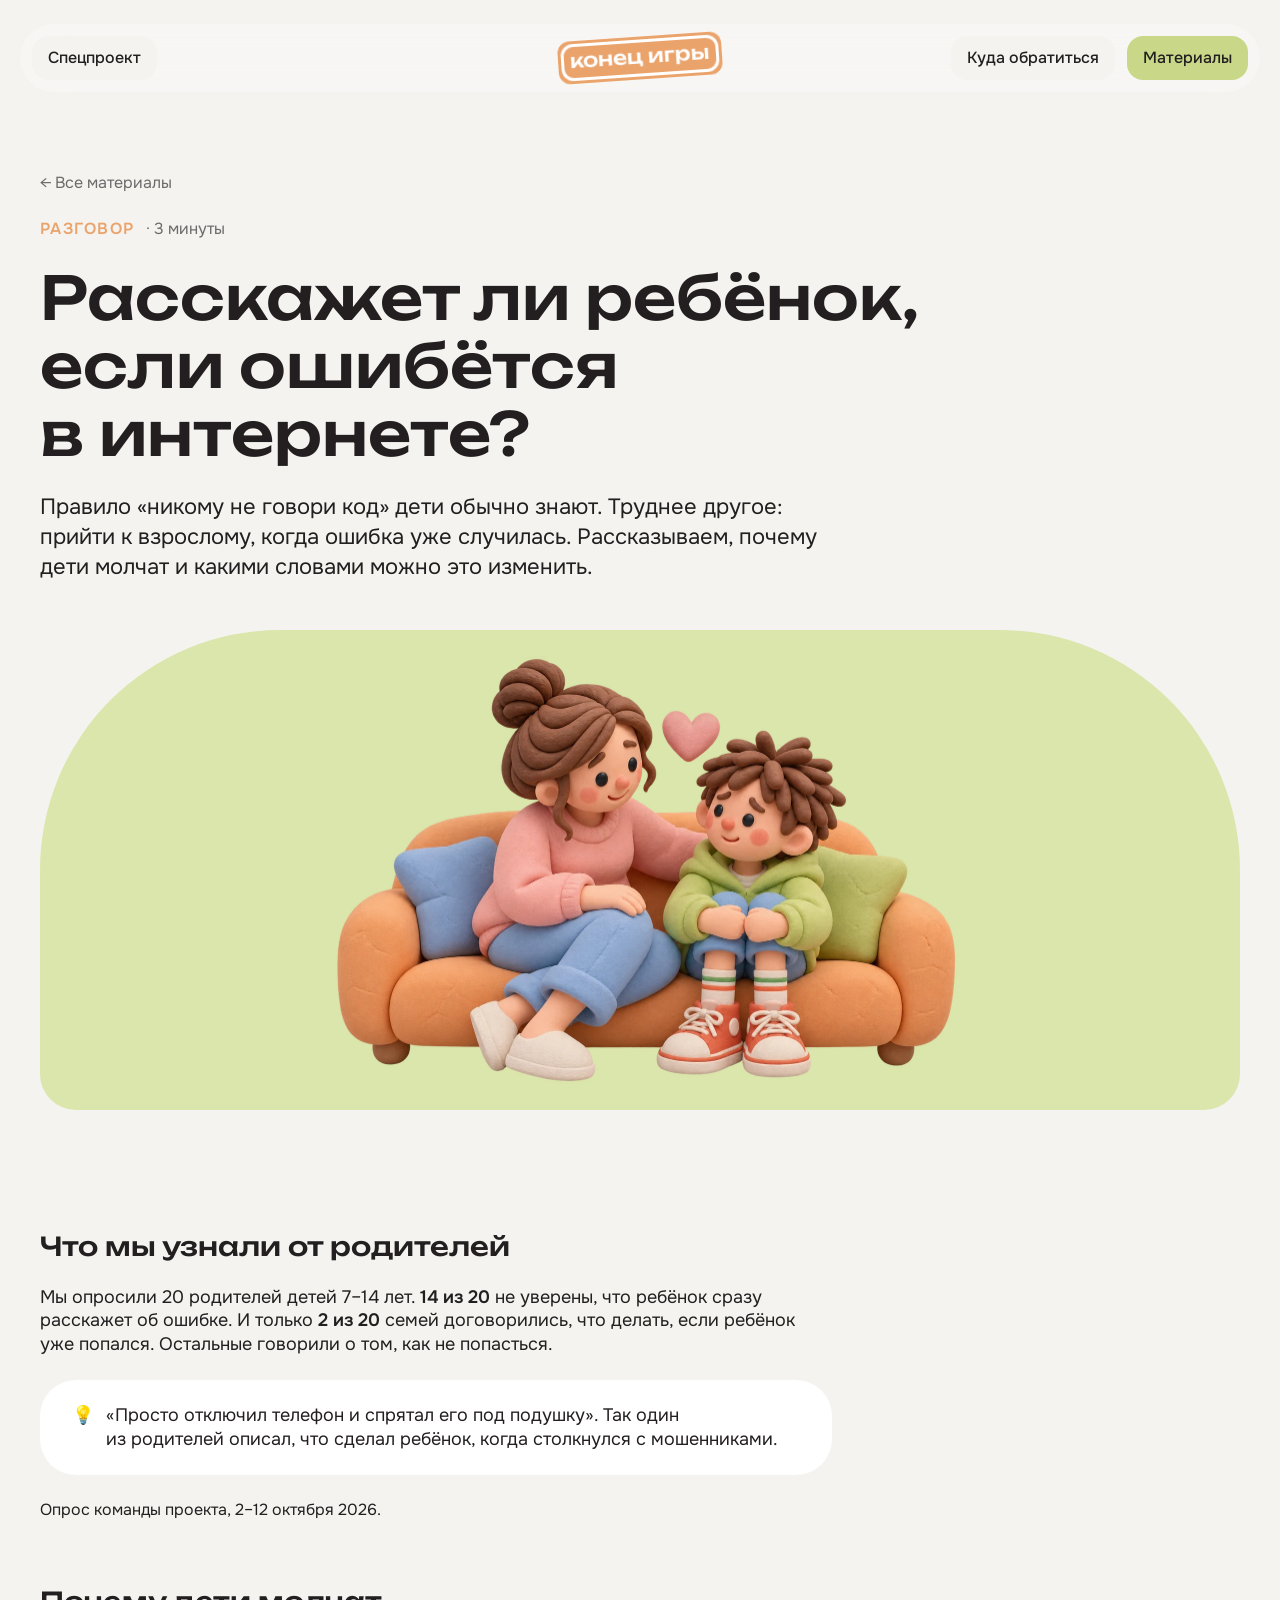
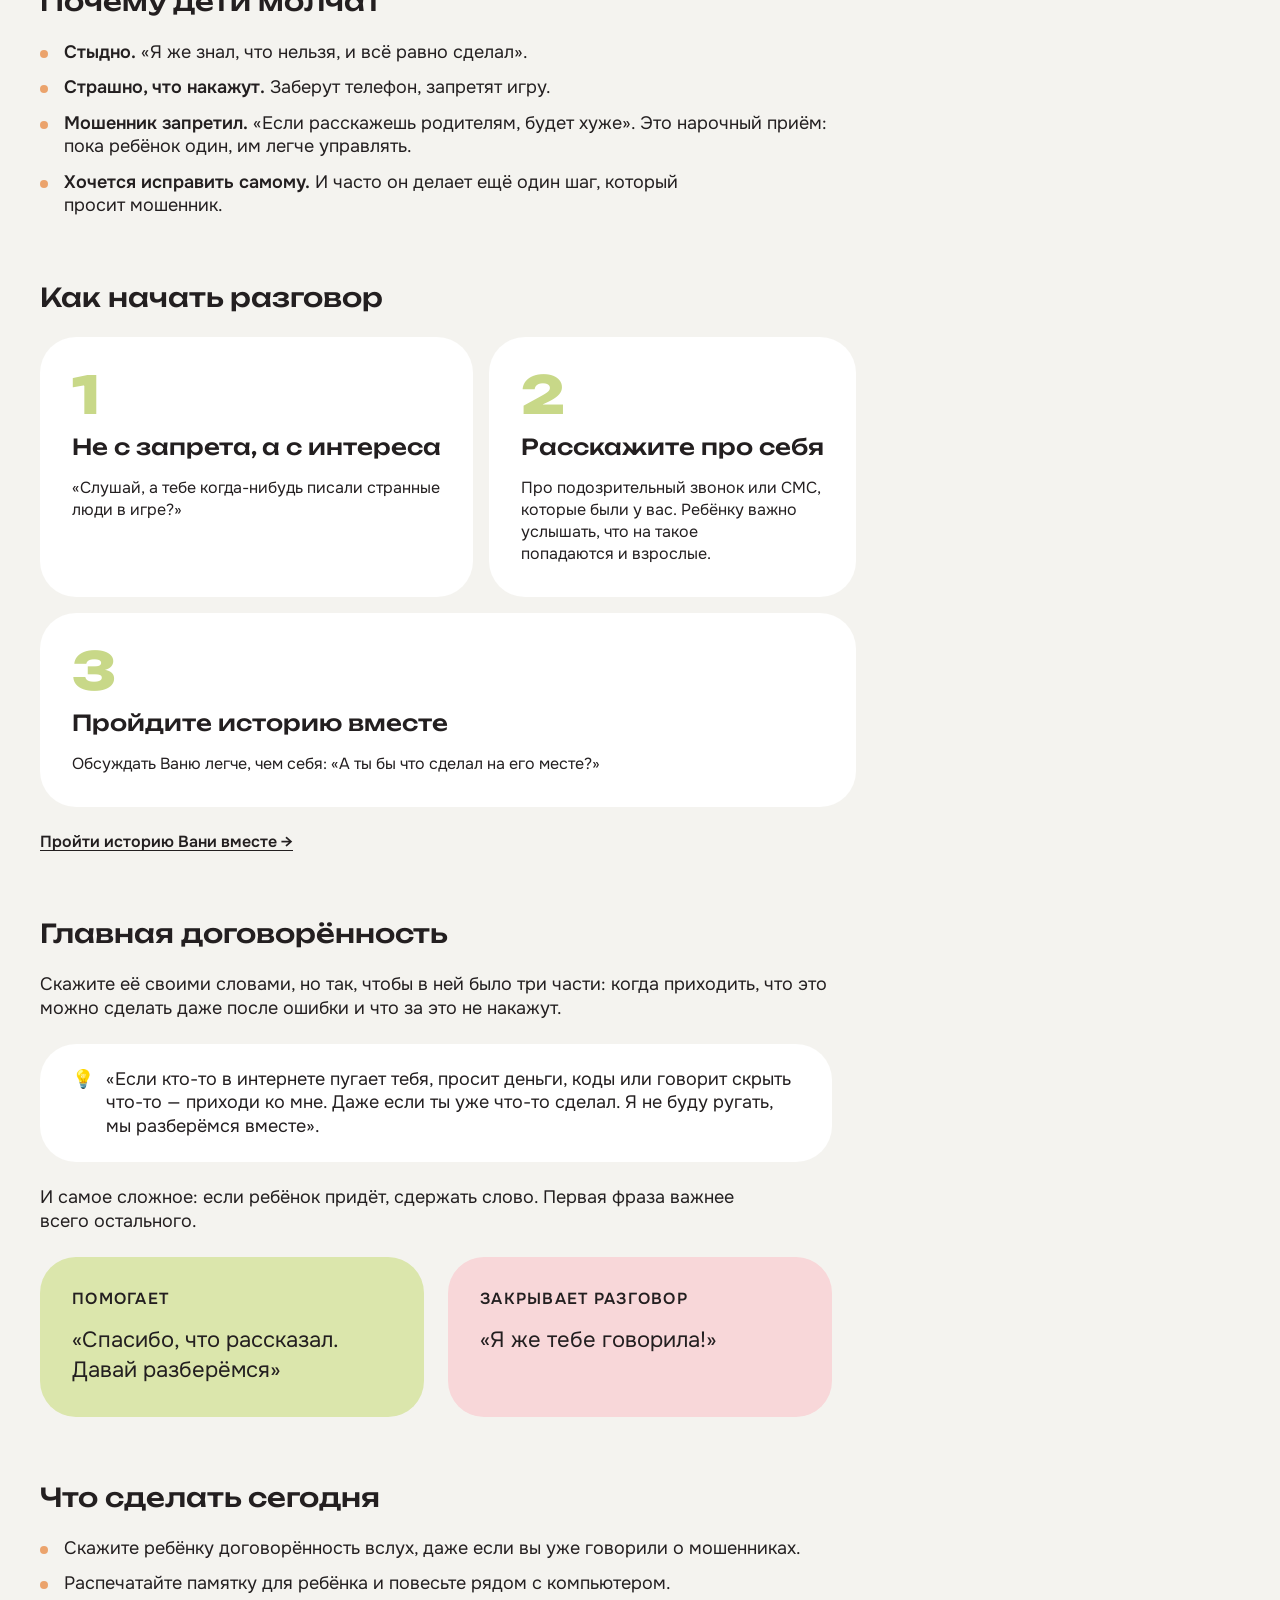
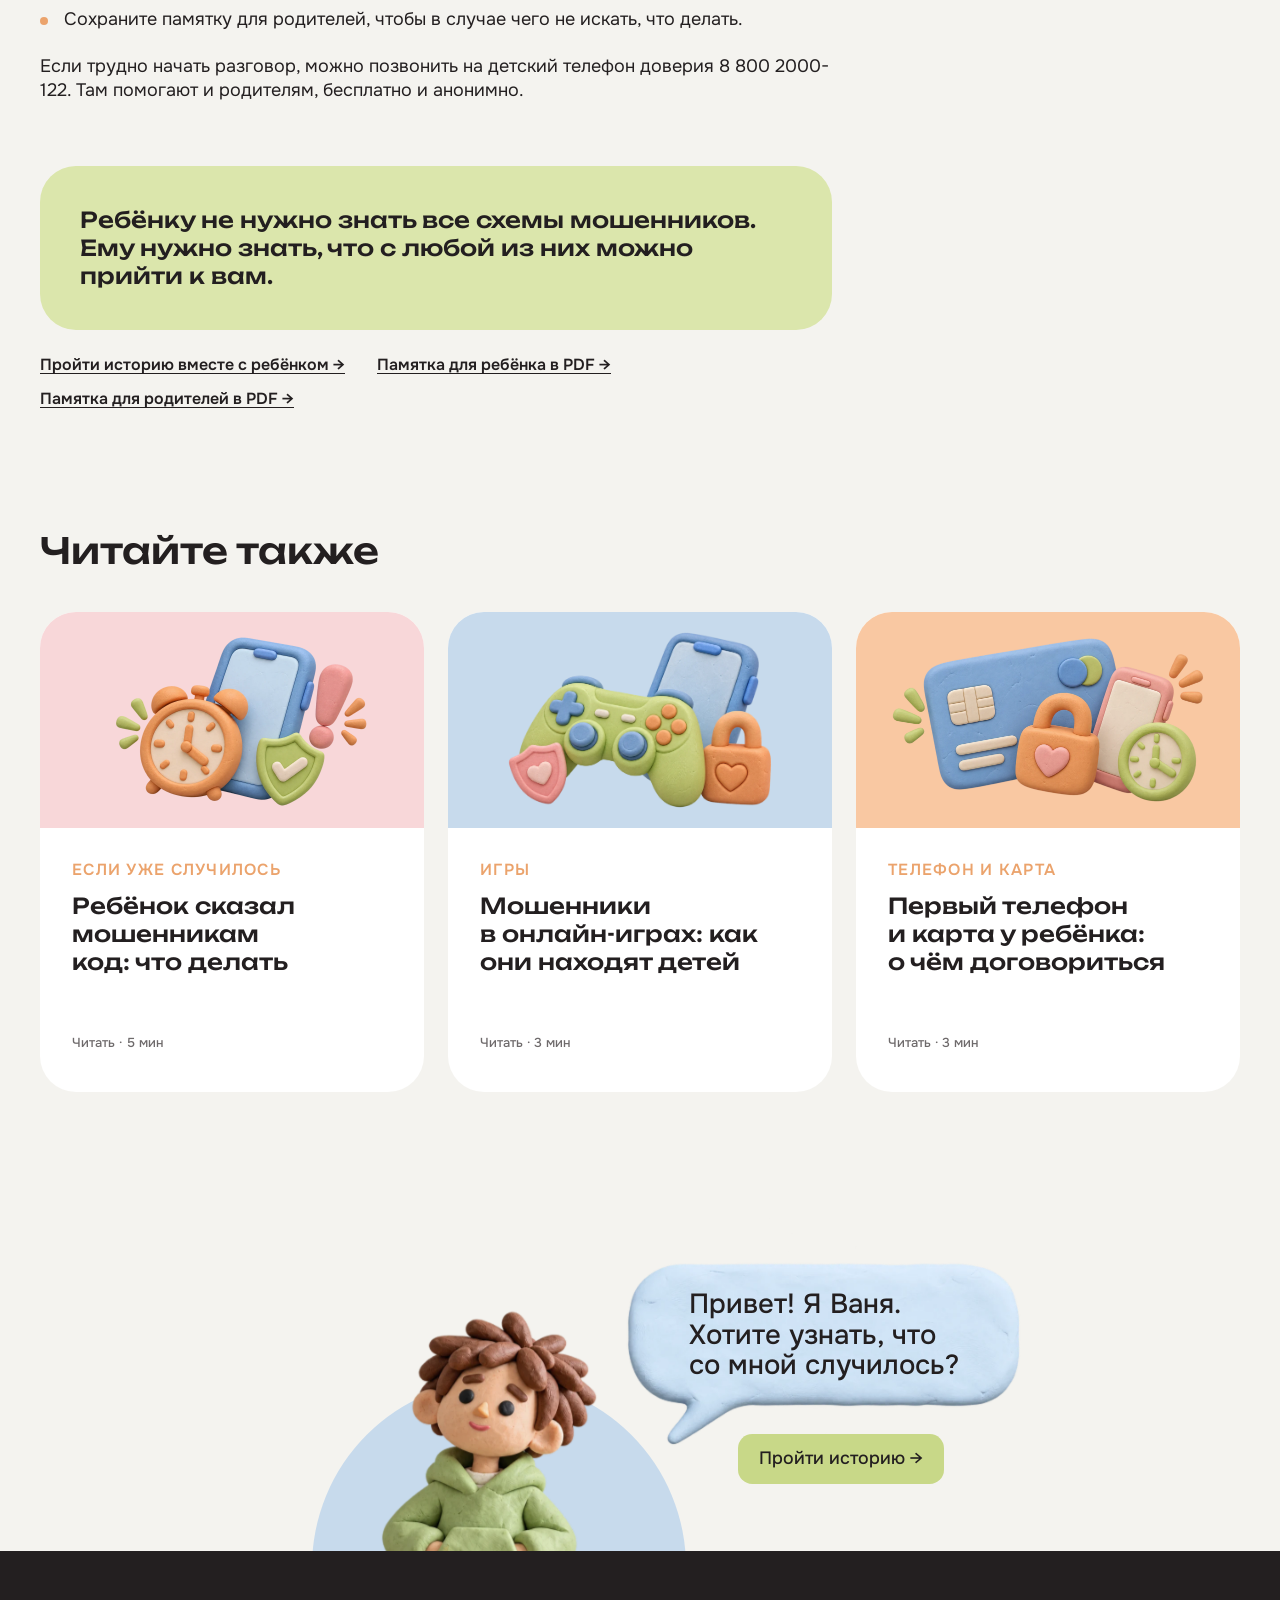
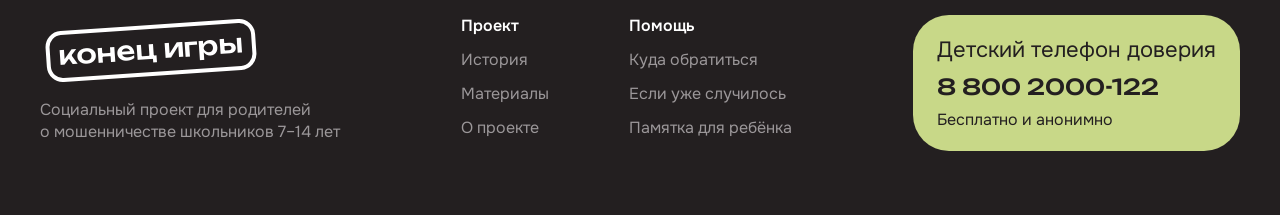
<file: articles/kak-govorit-s-rebenkom-o-moshennikah.html>
<!doctype html>
<html lang="ru">
<head>
  <meta charset="utf-8">
  <meta name="viewport" content="width=device-width, initial-scale=1">
  <title>Как говорить с ребёнком о мошенниках — Конец игры</title>
  <meta name="description" content="Почему дети молчат после ошибки в интернете и как договориться с ребёнком, чтобы он сразу пришёл к вам, если его обманули мошенники.">
  <link rel="canonical" href="https://endofthegame.ru/articles/kak-govorit-s-rebenkom-o-moshennikah">
  <meta name="robots" content="index, follow">
  <meta name="theme-color" content="#f4f3ef">
  <link rel="icon" href="/favicon.ico" sizes="any">
  <link rel="icon" href="/icon-192.png" type="image/png" sizes="192x192">
  <link rel="apple-touch-icon" href="/apple-touch-icon.png">
  <link rel="manifest" href="/site.webmanifest">
  <meta property="og:type" content="article">
  <meta property="og:site_name" content="Конец игры">
  <meta property="og:locale" content="ru_RU">
  <meta property="og:url" content="https://endofthegame.ru/articles/kak-govorit-s-rebenkom-o-moshennikah">
  <meta property="og:title" content="Расскажет ли ребёнок, если ошибётся в интернете?">
  <meta property="og:description" content="Почему дети молчат после ошибки в интернете и какими словами договориться, чтобы ребёнок сразу пришёл к вам.">
  <meta property="og:image" content="https://endofthegame.ru/assets/og/og-image-2.jpg">
  <meta property="og:image:width" content="1200">
  <meta property="og:image:height" content="630">
  <meta property="og:image:alt" content="Конец игры: пластилиновый Ваня со смартфоном и вопрос «Если ребёнок ошибётся, расскажет ли он вам?»">
  <meta name="twitter:card" content="summary_large_image">
  <meta name="twitter:title" content="Расскажет ли ребёнок, если ошибётся в интернете?">
  <meta name="twitter:description" content="Почему дети молчат после ошибки в интернете и какими словами договориться, чтобы ребёнок сразу пришёл к вам.">
  <meta name="twitter:image" content="https://endofthegame.ru/assets/og/og-image-2.jpg">
  <script type="application/ld+json">{"@context": "https://schema.org", "@type": "Article", "headline": "Расскажет ли ребёнок, если ошибётся в интернете?", "description": "Почему дети молчат после ошибки в интернете и какими словами договориться, чтобы ребёнок сразу пришёл к вам.", "url": "https://endofthegame.ru/articles/kak-govorit-s-rebenkom-o-moshennikah", "inLanguage": "ru", "datePublished": "2026-10-27", "image": "https://endofthegame.ru/assets/articles/mom-son-sofa.png", "author": {"@type": "Organization", "name": "Конец игры", "url": "https://endofthegame.ru/"}, "publisher": {"@type": "Organization", "name": "Конец игры", "url": "https://endofthegame.ru/"}, "isPartOf": {"@type": "WebSite", "name": "Конец игры", "url": "https://endofthegame.ru/"}, "breadcrumb": {"@type": "BreadcrumbList", "itemListElement": [{"@type": "ListItem", "position": 1, "name": "Конец игры", "item": "https://endofthegame.ru/"}, {"@type": "ListItem", "position": 2, "name": "Полезные материалы", "item": "https://endofthegame.ru/materials"}, {"@type": "ListItem", "position": 3, "name": "Расскажет ли ребёнок, если ошибётся в интернете?", "item": "https://endofthegame.ru/articles/kak-govorit-s-rebenkom-o-moshennikah"}]}}</script>
  <link rel="preconnect" href="https://fonts.googleapis.com">
  <link rel="preconnect" href="https://fonts.gstatic.com" crossorigin>
  <link href="https://fonts.googleapis.com/css2?family=Onest:wght@400;500;600&family=Unbounded:wght@500;800&display=swap" rel="stylesheet">
  <link rel="preload" as="image" href="/assets/articles/mom-son-sofa.webp">
  <link rel="stylesheet" href="/css/styles.css?v=202610270000">
  <!-- Yandex.Metrika counter -->
  <script type="text/javascript">
      (function(m,e,t,r,i,k,a){
          m[i]=m[i]||function(){(m[i].a=m[i].a||[]).push(arguments)};
          m[i].l=1*new Date();
          for (var j = 0; j < document.scripts.length; j++) {if (document.scripts[j].src === r) { return; }}
          k=e.createElement(t),a=e.getElementsByTagName(t)[0],k.async=1,k.src=r,a.parentNode.insertBefore(k,a)
      })(window, document,'script','https://mc.yandex.ru/metrika/tag.js?id=113775909', 'ym');

      ym(113775909, 'init', {ssr:true, webvisor:true, clickmap:true, ecommerce:"dataLayer", referrer: document.referrer, url: location.href, accurateTrackBounce:true, trackLinks:true});
  </script>
  <noscript><div><img src="https://mc.yandex.ru/watch/113775909" style="position:absolute; left:-9999px;" alt="" /></div></noscript>
  <!-- /Yandex.Metrika counter -->
</head>
<body>

<header class="header">
  <a class="nav-item" href="/">Спецпроект</a>
  <a class="header__logo" href="/" aria-label="Конец игры — на главную"><span class="logo">Конец игры</span></a>
  <button class="header__burger" type="button" aria-label="Меню" aria-expanded="false" data-burger><span></span></button>
  <nav class="header__menu" aria-label="Основное меню">
    <a class="nav-item" href="/help">Куда обратиться</a>
    <a class="nav-item is-active" href="/materials">Материалы</a>
  </nav>
</header>

<main class="page page--article">
  <article class="container">
    <!-- Шапка статьи: ссылка назад, рубрика и время чтения, заголовок, лид -->
    <header class="article-head">
      <a class="body-s article-back" href="/materials">← Все материалы</a>
      <p class="article-meta"><span class="eyebrow">Разговор</span><span class="body-s article-meta__time">·  3 минуты</span></p>
      <h1 class="h1">Расскажет ли&nbsp;ребёнок, если ошибётся в&nbsp;интернете?</h1>
      <p class="lead">Правило «никому не&nbsp;говори код» дети обычно знают. Труднее другое: прийти к&nbsp;взрослому, когда ошибка уже случилась. Рассказываем, почему дети молчат и&nbsp;какими словами можно это&nbsp;изменить.</p>
    </header>
    <!-- Обложка: цвет фона — article-cover--pink / --blue / --peach, по умолчанию лаймовый -->
    <div class="article-cover">
      <img decoding="async" src="/assets/articles/mom-son-sofa.webp" alt="Мама и сын вместе на диване" width="640" height="428">
    </div>

    <div class="article-body">
      <section class="article-section">
        <h2 class="h3">Что мы&nbsp;узнали от&nbsp;родителей</h2>
        <p class="body">Мы&nbsp;опросили 20 родителей детей 7–14 лет. <b>14 из&nbsp;20</b> не&nbsp;уверены, что ребёнок сразу расскажет об&nbsp;ошибке. И&nbsp;только <b>2 из&nbsp;20</b> семей договорились, что делать, если ребёнок уже попался. Остальные говорили о&nbsp;том, как&nbsp;не&nbsp;попасться.</p>
        <div class="article-tip body"><span aria-hidden="true">💡</span><p>«Просто отключил телефон и&nbsp;спрятал его под&nbsp;подушку». Так один из&nbsp;родителей описал, что сделал ребёнок, когда столкнулся&nbsp;с&nbsp;мошенниками.</p></div>
        <p class="body-s">Опрос команды проекта, 2–12 октября&nbsp;2026.</p>
      </section>
      <section class="article-section">
        <h2 class="h3">Почему дети молчат</h2>
        <ul class="article-list body">
          <li><b>Стыдно.</b> «Я&nbsp;же&nbsp;знал, что нельзя, и&nbsp;всё равно&nbsp;сделал».</li>
          <li><b>Страшно, что накажут.</b> Заберут телефон, запретят&nbsp;игру.</li>
          <li><b>Мошенник запретил.</b> «Если расскажешь родителям, будет хуже». Это нарочный приём: пока ребёнок один, им&nbsp;легче&nbsp;управлять.</li>
          <li><b>Хочется исправить самому.</b> И&nbsp;часто он&nbsp;делает ещё один шаг, который просит&nbsp;мошенник.</li>
        </ul>
      </section>
      <section class="article-section">
        <h2 class="h3">Как начать разговор</h2>
        <ol class="article-steps" role="list">
          <li class="article-step">
            <div class="article-step__top"><span class="number" aria-hidden="true">1</span><h3 class="h4">Не&nbsp;с&nbsp;запрета,&nbsp;а&nbsp;с&nbsp;интереса</h3></div>
            <p class="body-s">«Слушай, а&nbsp;тебе когда-нибудь писали странные люди&nbsp;в&nbsp;игре?»</p>
          </li>
          <li class="article-step">
            <div class="article-step__top"><span class="number" aria-hidden="true">2</span><h3 class="h4">Расскажите&nbsp;про&nbsp;себя</h3></div>
            <p class="body-s">Про&nbsp;подозрительный звонок или СМС, которые были у&nbsp;вас. Ребёнку важно услышать, что на&nbsp;такое попадаются&nbsp;и&nbsp;взрослые.</p>
          </li>
          <li class="article-step">
            <div class="article-step__top"><span class="number" aria-hidden="true">3</span><h3 class="h4">Пройдите историю&nbsp;вместе</h3></div>
            <p class="body-s">Обсуждать Ваню легче, чем себя: «А&nbsp;ты&nbsp;бы&nbsp;что сделал на&nbsp;его&nbsp;месте?»</p>
          </li>
        </ol>
        <div class="article-links">
          <a class="article-link" href="/story">Пройти историю Вани вместе&nbsp;→</a>
        </div>
      </section>
      <section class="article-section">
        <h2 class="h3">Главная договорённость</h2>
        <p class="body">Скажите её&nbsp;своими словами, но&nbsp;так, чтобы в&nbsp;ней было три части: когда приходить, что это можно сделать даже после ошибки и&nbsp;что за&nbsp;это&nbsp;не&nbsp;накажут.</p>
        <div class="article-tip body"><span aria-hidden="true">💡</span><p>«Если кто-то в&nbsp;интернете пугает тебя, просит деньги, коды или говорит скрыть что-то&nbsp;— приходи ко&nbsp;мне. Даже если ты&nbsp;уже что-то сделал. Я&nbsp;не&nbsp;буду ругать, мы&nbsp;разберёмся&nbsp;вместе».</p></div>
        <p class="body">И&nbsp;самое сложное: если ребёнок придёт, сдержать слово. Первая фраза важнее всего&nbsp;остального.</p>
        <div class="article-phrases">
          <div class="article-phrase">
            <p class="article-phrase__tag">Помогает</p>
            <ul><li>«Спасибо, что рассказал. Давай&nbsp;разберёмся»</li></ul>
          </div>
          <div class="article-phrase article-phrase--no">
            <p class="article-phrase__tag">Закрывает&nbsp;разговор</p>
            <ul><li>«Я&nbsp;же&nbsp;тебе&nbsp;говорила!»</li></ul>
          </div>
        </div>
      </section>
      <section class="article-section">
        <h2 class="h3">Что сделать сегодня</h2>
        <ul class="article-list body">
          <li>Скажите ребёнку договорённость вслух, даже если вы&nbsp;уже говорили&nbsp;о&nbsp;мошенниках.</li>
          <li>Распечатайте памятку для&nbsp;ребёнка и&nbsp;повесьте рядом&nbsp;с&nbsp;компьютером.</li>
          <li>Сохраните памятку для&nbsp;родителей, чтобы в&nbsp;случае чего не&nbsp;искать, что&nbsp;делать.</li>
        </ul>
        <p class="body">Если трудно начать разговор, можно позвонить на&nbsp;детский телефон доверия <a href="tel:88002000122">8 800 2000-122</a>. Там помогают и&nbsp;родителям, бесплатно&nbsp;и&nbsp;анонимно.</p>
      </section>
      <section class="article-section">
        <p class="article-outro h4">Ребёнку не&nbsp;нужно знать все схемы мошенников. Ему нужно знать, что с&nbsp;любой из&nbsp;них можно прийти&nbsp;к&nbsp;вам.</p>
        <div class="article-links">
          <a class="article-link" href="/story">Пройти историю вместе с&nbsp;ребёнком&nbsp;→</a>
          <a class="article-link" href="/assets/pamyatka-dlya-rebenka.pdf" target="_blank" rel="noopener">Памятка для&nbsp;ребёнка в&nbsp;PDF&nbsp;→</a>
          <a class="article-link" href="/assets/pamyatka-dlya-roditeley.pdf" target="_blank" rel="noopener">Памятка для&nbsp;родителей в&nbsp;PDF&nbsp;→</a>
        </div>
      </section>
    </div>

    <!-- Читайте также: те же карточки .mat-card, что на странице «Материалы» -->
    <section class="article-more" aria-labelledby="more-title">
      <h2 class="h2" id="more-title">Читайте также</h2>
      <div class="mat-grid">
        <a class="mat-card" href="/articles/rebenok-skazal-moshennikam-kod">
          <div class="mat-card__art mat-card__art--pink"><img decoding="async" loading="lazy" src="/assets/articles/phone-alarm.webp" alt="" width="320" height="184"></div>
          <div class="mat-card__text">
            <div class="mat-card__top"><p class="eyebrow">Если уже&nbsp;случилось</p><h3 class="h4">Ребёнок сказал мошенникам код: что&nbsp;делать</h3></div>
            <p class="mat-card__more">Читать · 5&nbsp;мин</p>
          </div>
        </a>
        <a class="mat-card" href="/articles/moshenniki-v-igrah">
          <div class="mat-card__art mat-card__art--blue"><img decoding="async" loading="lazy" src="/assets/articles/game-shield.webp" alt="" width="320" height="184"></div>
          <div class="mat-card__text">
            <div class="mat-card__top"><p class="eyebrow">Игры</p><h3 class="h4">Мошенники в&nbsp;онлайн-играх: как они находят&nbsp;детей</h3></div>
            <p class="mat-card__more">Читать · 3&nbsp;мин</p>
          </div>
        </a>
        <a class="mat-card" href="/articles/pervyj-telefon-i-karta">
          <div class="mat-card__art mat-card__art--peach"><img decoding="async" loading="lazy" src="/assets/articles/card-lock.webp" alt="" width="320" height="184"></div>
          <div class="mat-card__text">
            <div class="mat-card__top"><p class="eyebrow">Телефон и&nbsp;карта</p><h3 class="h4">Первый телефон и&nbsp;карта у&nbsp;ребёнка: о&nbsp;чём&nbsp;договориться</h3></div>
            <p class="mat-card__more">Читать · 3&nbsp;мин</p>
          </div>
        </a>
      </div>
    </section>
  </article>

  <!-- Финальный призыв -->
  <section class="final" aria-label="Пройти историю">
    <div class="final__stage" data-fit>
      <div class="final__vanya">
      <div class="circle" style="left:351px;top:189px;width:421px;height:421px;background:var(--blue-200)"></div>
      <picture><source media="(max-width: 600px)" srcset="/assets/m/m-cta-teen.webp"><img decoding="async" loading="lazy" class="deco" src="/assets/teen-final.webp" alt="Ваня" style="left:422px;top:109px;width:259px;height:482px"></picture>
      </div>
      <div class="final__bubble">
      <picture><source media="(max-width: 600px)" srcset="/assets/m/m-cta-bubble.webp"><img decoding="async" loading="lazy" class="deco" src="/assets/bubble-blue-large.webp" alt="" style="left:680px;top:0;width:492px;height:306px"></picture>
      <p class="bubble-text" style="left:707px;top:58px;width:439px;height:160px"><span>Привет! Я&nbsp;Ваня.<br>Хотите узнать, что<br>со&nbsp;мной&nbsp;случилось?</span></p>
      </div>
      <a class="btn final__btn" href="/story" style="position:absolute;left:830px;top:250px">Пройти историю →</a>
    </div>
  </section>
</main>

<footer class="footer">
  <div class="container footer__inner">
    <div class="footer__about">
      <span class="logo logo--footer">Конец игры</span>
      <p class="body-s">Социальный проект для&nbsp;родителей<br>о&nbsp;мошенничестве школьников 7–14&nbsp;лет</p>
    </div>
    <nav class="footer__nav" aria-label="Подвал">
      <div class="footer__col">
        <span class="footer__col-title">Проект</span>
        <a href="/story">История</a>
        <a href="/materials">Материалы</a>
        <a href="/about">О&nbsp;проекте</a>
      </div>
      <div class="footer__col">
        <span class="footer__col-title">Помощь</span>
        <a href="/help">Куда обратиться</a>
        <a href="/#if-happened">Если уже случилось</a>
        <a href="/materials">Памятка для&nbsp;ребёнка</a>
      </div>
    </nav>
    <a class="hotline" href="tel:88002000122">
      <span class="hotline__title">Детский телефон доверия</span>
      <span class="hotline__phone">8 800 2000-122</span>
      <span class="body-s">Бесплатно и&nbsp;анонимно</span>
    </a>
  </div>
</footer>

<script src="/js/fit.js?v=202610262230"></script>
<script src="/js/menu.js?v=202610262230"></script>
<script src="/js/page-motion.js?v=202610262230"></script>
</body>
</html>
</file>
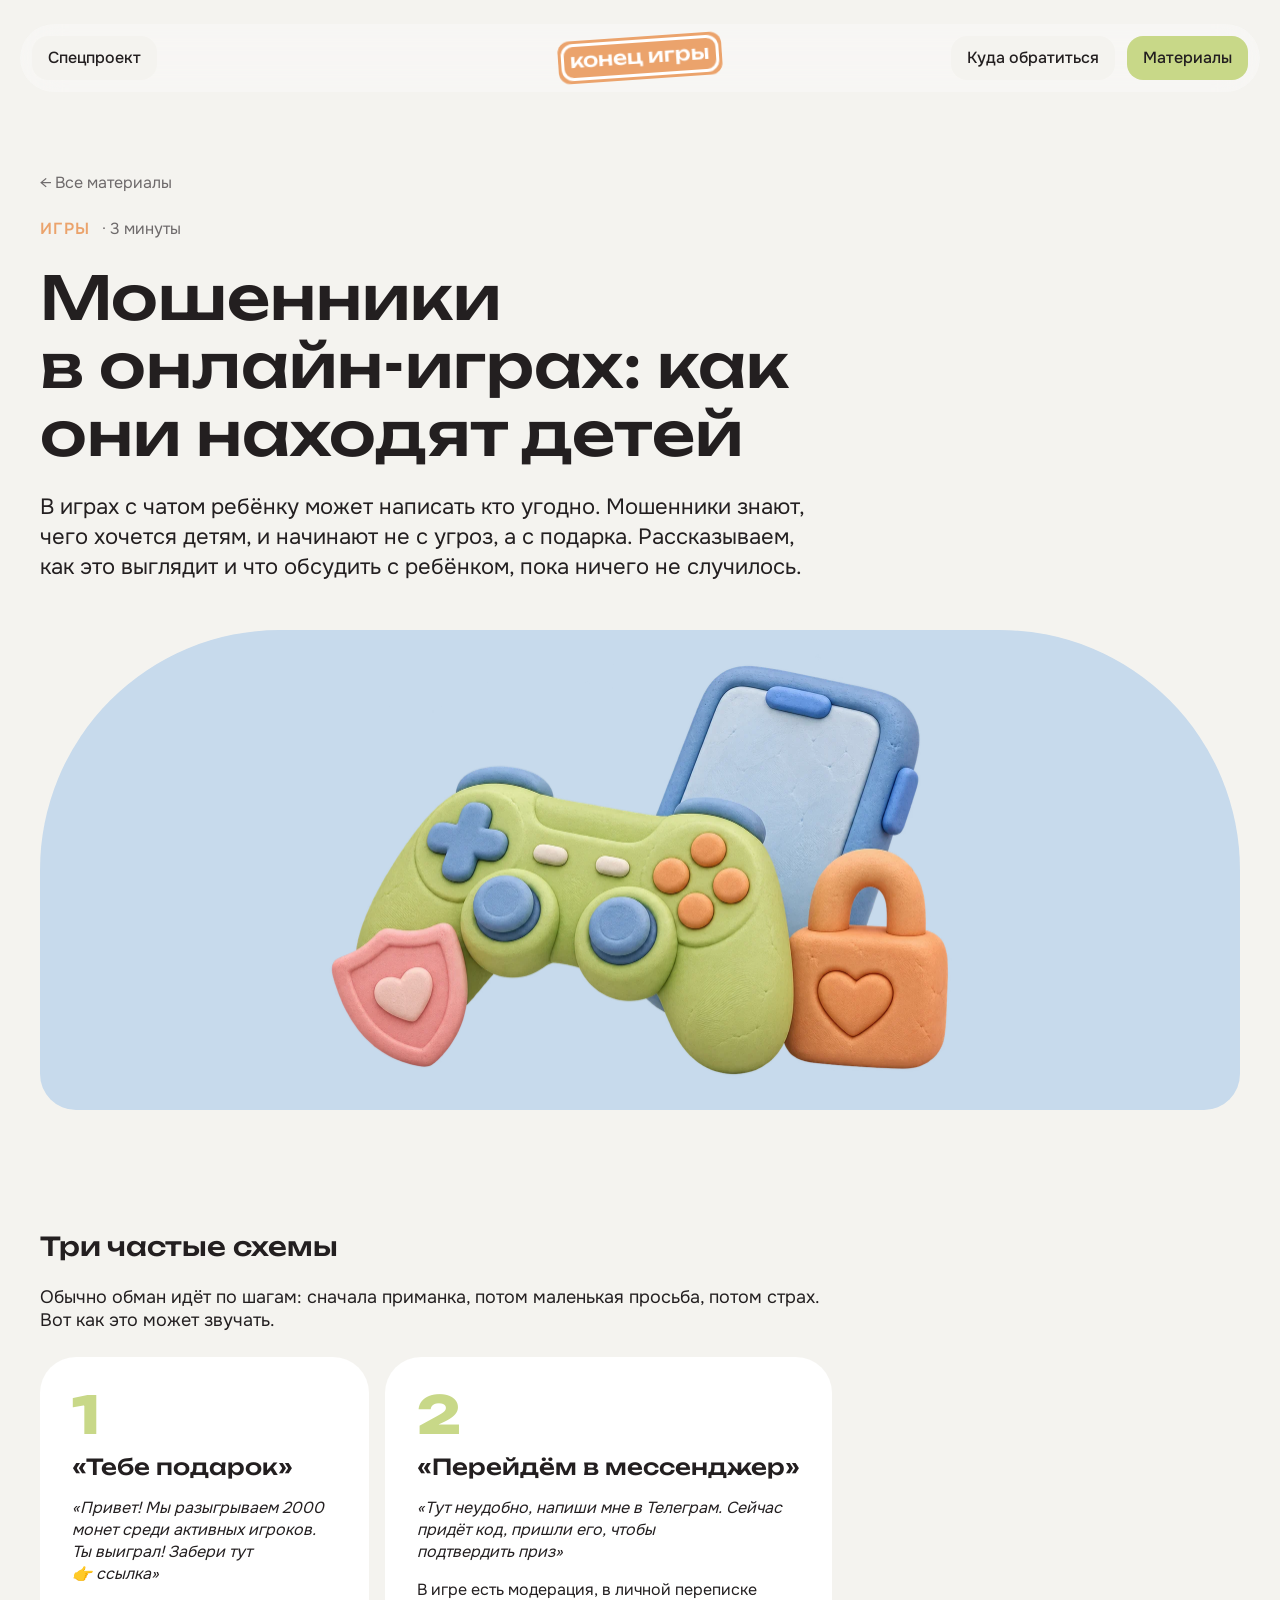
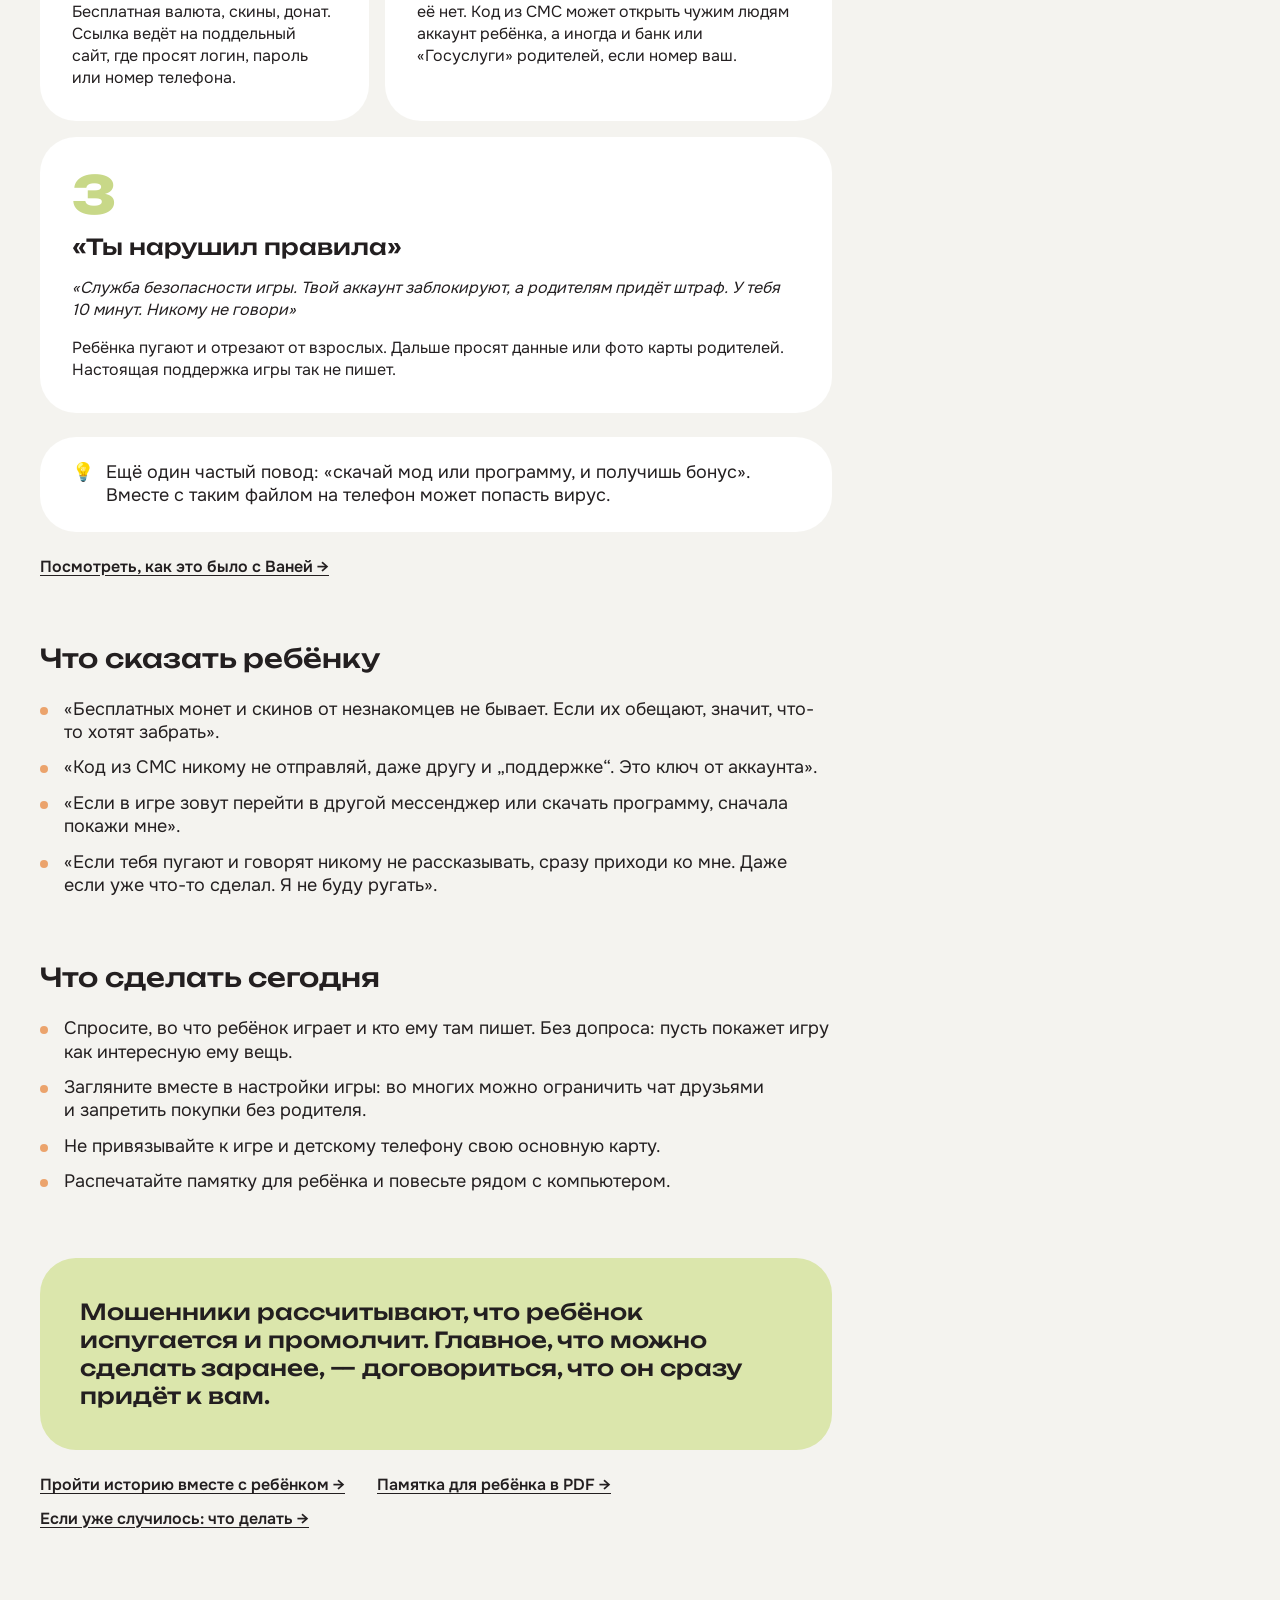
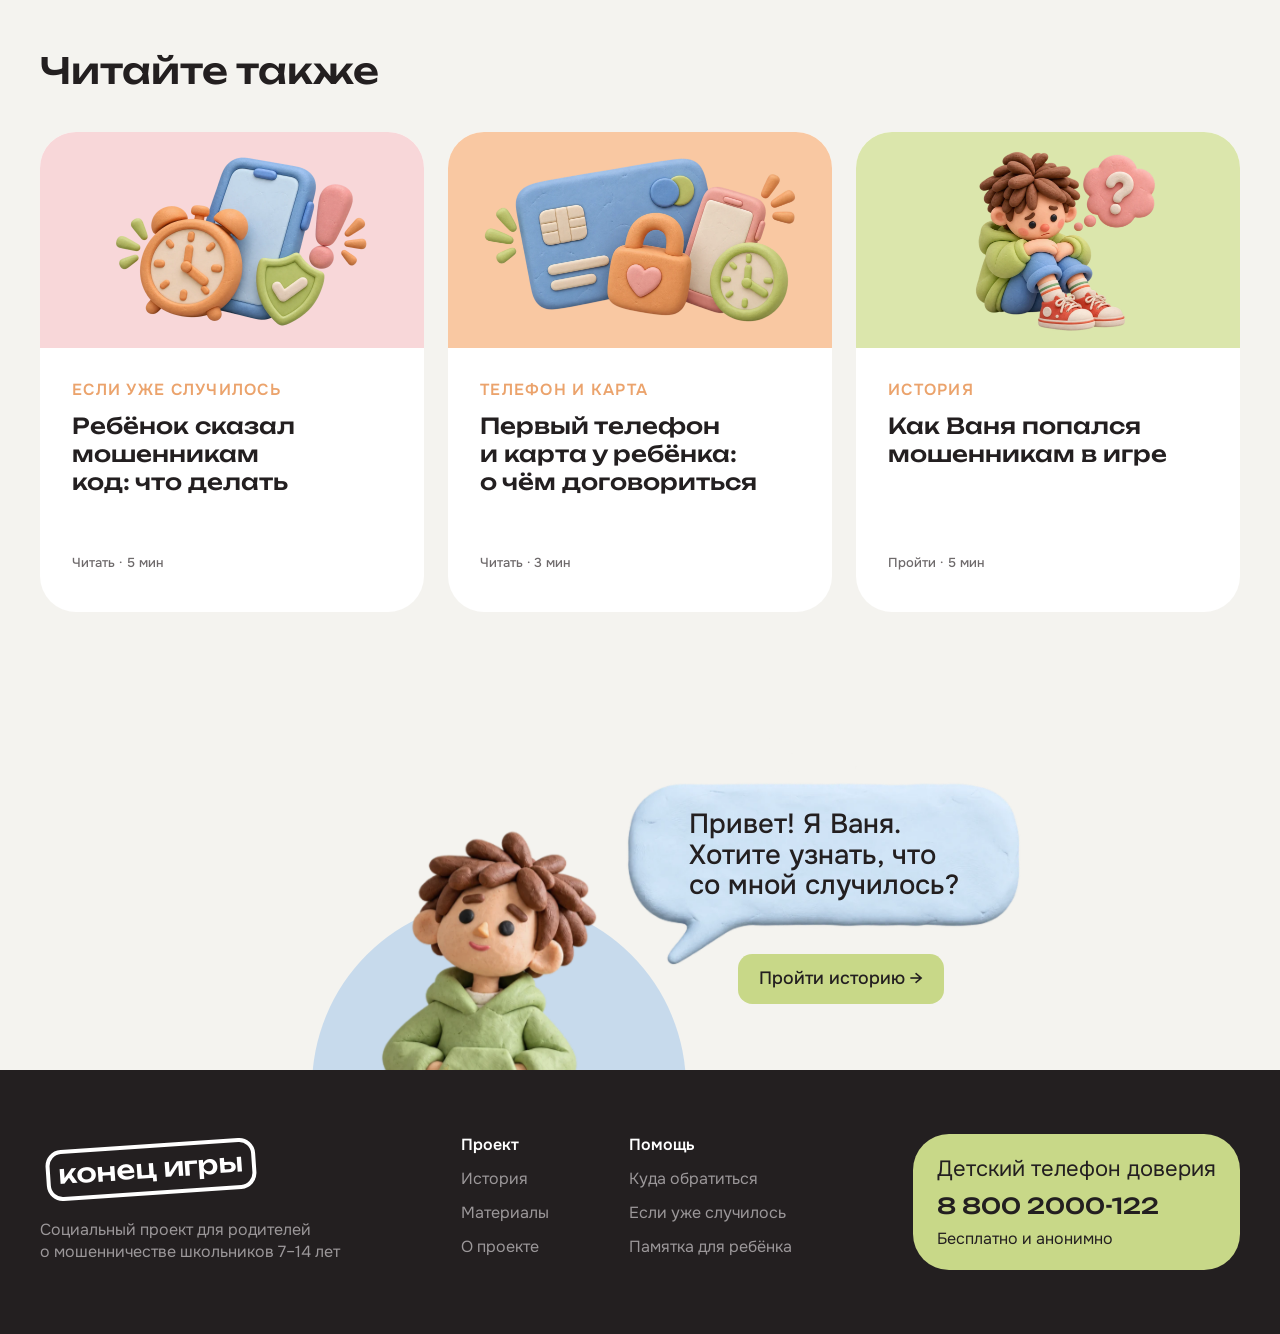
<file: articles/moshenniki-v-igrah.html>
<!doctype html>
<html lang="ru">
<head>
  <meta charset="utf-8">
  <meta name="viewport" content="width=device-width, initial-scale=1">
  <title>Мошенники в онлайн-играх: как они находят детей — Конец игры</title>
  <meta name="description" content="Как мошенники пишут детям в онлайн-играх: подарки и бесплатная валюта, переход в мессенджер, «служба безопасности». Три частые схемы и что сказать ребёнку заранее.">
  <link rel="canonical" href="https://endofthegame.ru/articles/moshenniki-v-igrah">
  <meta name="robots" content="index, follow">
  <meta name="theme-color" content="#f4f3ef">
  <link rel="icon" href="/favicon.ico" sizes="any">
  <link rel="icon" href="/icon-192.png" type="image/png" sizes="192x192">
  <link rel="apple-touch-icon" href="/apple-touch-icon.png">
  <link rel="manifest" href="/site.webmanifest">
  <meta property="og:type" content="article">
  <meta property="og:site_name" content="Конец игры">
  <meta property="og:locale" content="ru_RU">
  <meta property="og:url" content="https://endofthegame.ru/articles/moshenniki-v-igrah">
  <meta property="og:title" content="Мошенники в онлайн-играх: как они находят детей">
  <meta property="og:description" content="Три частые схемы, которыми мошенники обманывают детей в играх, и что обсудить с ребёнком заранее.">
  <meta property="og:image" content="https://endofthegame.ru/assets/og/og-image-2.jpg">
  <meta property="og:image:width" content="1200">
  <meta property="og:image:height" content="630">
  <meta property="og:image:alt" content="Конец игры: пластилиновый Ваня со смартфоном и вопрос «Если ребёнок ошибётся, расскажет ли он вам?»">
  <meta name="twitter:card" content="summary_large_image">
  <meta name="twitter:title" content="Мошенники в онлайн-играх: как они находят детей">
  <meta name="twitter:description" content="Три частые схемы, которыми мошенники обманывают детей в играх, и что обсудить с ребёнком заранее.">
  <meta name="twitter:image" content="https://endofthegame.ru/assets/og/og-image-2.jpg">
  <script type="application/ld+json">{"@context": "https://schema.org", "@type": "Article", "headline": "Мошенники в онлайн-играх: как они находят детей", "description": "Три частые схемы, которыми мошенники обманывают детей в играх, и что обсудить с ребёнком заранее.", "url": "https://endofthegame.ru/articles/moshenniki-v-igrah", "inLanguage": "ru", "datePublished": "2026-10-27", "image": "https://endofthegame.ru/assets/articles/game-shield.png", "author": {"@type": "Organization", "name": "Конец игры", "url": "https://endofthegame.ru/"}, "publisher": {"@type": "Organization", "name": "Конец игры", "url": "https://endofthegame.ru/"}, "isPartOf": {"@type": "WebSite", "name": "Конец игры", "url": "https://endofthegame.ru/"}, "breadcrumb": {"@type": "BreadcrumbList", "itemListElement": [{"@type": "ListItem", "position": 1, "name": "Конец игры", "item": "https://endofthegame.ru/"}, {"@type": "ListItem", "position": 2, "name": "Полезные материалы", "item": "https://endofthegame.ru/materials"}, {"@type": "ListItem", "position": 3, "name": "Мошенники в онлайн-играх: как они находят детей", "item": "https://endofthegame.ru/articles/moshenniki-v-igrah"}]}}</script>
  <link rel="preconnect" href="https://fonts.googleapis.com">
  <link rel="preconnect" href="https://fonts.gstatic.com" crossorigin>
  <link href="https://fonts.googleapis.com/css2?family=Onest:wght@400;500;600&family=Unbounded:wght@500;800&display=swap" rel="stylesheet">
  <link rel="preload" as="image" href="/assets/articles/game-shield.webp">
  <link rel="stylesheet" href="/css/styles.css?v=202610270000">
  <!-- Yandex.Metrika counter -->
  <script type="text/javascript">
      (function(m,e,t,r,i,k,a){
          m[i]=m[i]||function(){(m[i].a=m[i].a||[]).push(arguments)};
          m[i].l=1*new Date();
          for (var j = 0; j < document.scripts.length; j++) {if (document.scripts[j].src === r) { return; }}
          k=e.createElement(t),a=e.getElementsByTagName(t)[0],k.async=1,k.src=r,a.parentNode.insertBefore(k,a)
      })(window, document,'script','https://mc.yandex.ru/metrika/tag.js?id=113775909', 'ym');

      ym(113775909, 'init', {ssr:true, webvisor:true, clickmap:true, ecommerce:"dataLayer", referrer: document.referrer, url: location.href, accurateTrackBounce:true, trackLinks:true});
  </script>
  <noscript><div><img src="https://mc.yandex.ru/watch/113775909" style="position:absolute; left:-9999px;" alt="" /></div></noscript>
  <!-- /Yandex.Metrika counter -->
</head>
<body>

<header class="header">
  <a class="nav-item" href="/">Спецпроект</a>
  <a class="header__logo" href="/" aria-label="Конец игры — на главную"><span class="logo">Конец игры</span></a>
  <button class="header__burger" type="button" aria-label="Меню" aria-expanded="false" data-burger><span></span></button>
  <nav class="header__menu" aria-label="Основное меню">
    <a class="nav-item" href="/help">Куда обратиться</a>
    <a class="nav-item is-active" href="/materials">Материалы</a>
  </nav>
</header>

<main class="page page--article">
  <article class="container">
    <!-- Шапка статьи: ссылка назад, рубрика и время чтения, заголовок, лид -->
    <header class="article-head">
      <a class="body-s article-back" href="/materials">← Все материалы</a>
      <p class="article-meta"><span class="eyebrow">Игры</span><span class="body-s article-meta__time">·  3 минуты</span></p>
      <h1 class="h1">Мошенники в&nbsp;онлайн-играх: как они находят детей</h1>
      <p class="lead">В&nbsp;играх с&nbsp;чатом ребёнку может написать кто угодно. Мошенники знают, чего хочется детям, и&nbsp;начинают не&nbsp;с&nbsp;угроз, а&nbsp;с&nbsp;подарка. Рассказываем, как это выглядит и&nbsp;что обсудить с&nbsp;ребёнком, пока ничего&nbsp;не&nbsp;случилось.</p>
    </header>
    <!-- Обложка: цвет фона — article-cover--pink / --blue / --peach, по умолчанию лаймовый -->
    <div class="article-cover article-cover--blue">
      <img decoding="async" src="/assets/articles/game-shield.webp" alt="Игровой джойстик, щит и замок: безопасность в игре" width="640" height="432">
    </div>

    <div class="article-body">
      <section class="article-section">
        <h2 class="h3">Три частые схемы</h2>
        <p class="body">Обычно обман идёт по&nbsp;шагам: сначала приманка, потом маленькая просьба, потом страх. Вот как это может&nbsp;звучать.</p>
        <ol class="article-steps" role="list">
          <li class="article-step">
            <div class="article-step__top"><span class="number" aria-hidden="true">1</span><h3 class="h4">«Тебе&nbsp;подарок»</h3></div>
            <p class="body-s"><i>«Привет! Мы&nbsp;разыгрываем 2000 монет среди активных игроков. Ты&nbsp;выиграл! Забери тут 👉&nbsp;ссылка»</i></p>
            <p class="body-s">Бесплатная валюта, скины, донат. Ссылка ведёт на&nbsp;поддельный сайт, где просят логин, пароль или номер&nbsp;телефона.</p>
          </li>
          <li class="article-step">
            <div class="article-step__top"><span class="number" aria-hidden="true">2</span><h3 class="h4">«Перейдём&nbsp;в&nbsp;мессенджер»</h3></div>
            <p class="body-s"><i>«Тут неудобно, напиши мне в&nbsp;Телеграм. Сейчас придёт код, пришли его, чтобы подтвердить&nbsp;приз»</i></p>
            <p class="body-s">В&nbsp;игре есть модерация, в&nbsp;личной переписке её&nbsp;нет. Код из&nbsp;СМС может открыть чужим людям аккаунт ребёнка, а&nbsp;иногда и&nbsp;банк или «Госуслуги» родителей, если номер&nbsp;ваш.</p>
          </li>
          <li class="article-step">
            <div class="article-step__top"><span class="number" aria-hidden="true">3</span><h3 class="h4">«Ты&nbsp;нарушил&nbsp;правила»</h3></div>
            <p class="body-s"><i>«Служба безопасности игры. Твой аккаунт заблокируют, а&nbsp;родителям придёт штраф. У&nbsp;тебя 10 минут. Никому&nbsp;не&nbsp;говори»</i></p>
            <p class="body-s">Ребёнка пугают и&nbsp;отрезают от&nbsp;взрослых. Дальше просят данные или фото карты родителей. Настоящая поддержка игры так&nbsp;не&nbsp;пишет.</p>
          </li>
        </ol>
        <div class="article-tip body"><span aria-hidden="true">💡</span><p>Ещё один частый повод: «скачай мод или программу, и&nbsp;получишь бонус». Вместе с&nbsp;таким файлом на&nbsp;телефон может попасть&nbsp;вирус.</p></div>
        <div class="article-links">
          <a class="article-link" href="/story">Посмотреть, как это было с&nbsp;Ваней&nbsp;→</a>
        </div>
      </section>
      <section class="article-section">
        <h2 class="h3">Что сказать ребёнку</h2>
        <ul class="article-list body">
          <li>«Бесплатных монет и&nbsp;скинов от&nbsp;незнакомцев не&nbsp;бывает. Если их&nbsp;обещают, значит, что-то хотят&nbsp;забрать».</li>
          <li>«Код из&nbsp;СМС никому не&nbsp;отправляй, даже другу и&nbsp;„поддержке“. Это ключ&nbsp;от&nbsp;аккаунта».</li>
          <li>«Если в&nbsp;игре зовут перейти в&nbsp;другой мессенджер или скачать программу, сначала покажи&nbsp;мне».</li>
          <li>«Если тебя пугают и&nbsp;говорят никому не&nbsp;рассказывать, сразу приходи ко&nbsp;мне. Даже если уже что-то сделал. Я&nbsp;не&nbsp;буду&nbsp;ругать».</li>
        </ul>
      </section>
      <section class="article-section">
        <h2 class="h3">Что сделать сегодня</h2>
        <ul class="article-list body">
          <li>Спросите, во&nbsp;что ребёнок играет и&nbsp;кто ему там пишет. Без&nbsp;допроса: пусть покажет игру как интересную ему&nbsp;вещь.</li>
          <li>Загляните вместе в&nbsp;настройки игры: во&nbsp;многих можно ограничить чат друзьями и&nbsp;запретить покупки&nbsp;без&nbsp;родителя.</li>
          <li>Не&nbsp;привязывайте к&nbsp;игре и&nbsp;детскому телефону свою основную&nbsp;карту.</li>
          <li>Распечатайте памятку для&nbsp;ребёнка и&nbsp;повесьте рядом&nbsp;с&nbsp;компьютером.</li>
        </ul>
      </section>
      <section class="article-section">
        <p class="article-outro h4">Мошенники рассчитывают, что ребёнок испугается и&nbsp;промолчит. Главное, что можно сделать заранее,&nbsp;— договориться, что он&nbsp;сразу придёт&nbsp;к&nbsp;вам.</p>
        <div class="article-links">
          <a class="article-link" href="/story">Пройти историю вместе с&nbsp;ребёнком&nbsp;→</a>
          <a class="article-link" href="/assets/pamyatka-dlya-rebenka.pdf" target="_blank" rel="noopener">Памятка для&nbsp;ребёнка в&nbsp;PDF&nbsp;→</a>
          <a class="article-link" href="/help">Если уже случилось: что делать&nbsp;→</a>
        </div>
      </section>
    </div>

    <!-- Читайте также: те же карточки .mat-card, что на странице «Материалы» -->
    <section class="article-more" aria-labelledby="more-title">
      <h2 class="h2" id="more-title">Читайте также</h2>
      <div class="mat-grid">
        <a class="mat-card" href="/articles/rebenok-skazal-moshennikam-kod">
          <div class="mat-card__art mat-card__art--pink"><img decoding="async" loading="lazy" src="/assets/articles/phone-alarm.webp" alt="" width="320" height="184"></div>
          <div class="mat-card__text">
            <div class="mat-card__top"><p class="eyebrow">Если уже&nbsp;случилось</p><h3 class="h4">Ребёнок сказал мошенникам код: что&nbsp;делать</h3></div>
            <p class="mat-card__more">Читать · 5&nbsp;мин</p>
          </div>
        </a>
        <a class="mat-card" href="/articles/pervyj-telefon-i-karta">
          <div class="mat-card__art mat-card__art--peach"><img decoding="async" loading="lazy" src="/assets/articles/card-lock.webp" alt="" width="320" height="184"></div>
          <div class="mat-card__text">
            <div class="mat-card__top"><p class="eyebrow">Телефон и&nbsp;карта</p><h3 class="h4">Первый телефон и&nbsp;карта у&nbsp;ребёнка: о&nbsp;чём&nbsp;договориться</h3></div>
            <p class="mat-card__more">Читать · 3&nbsp;мин</p>
          </div>
        </a>
        <a class="mat-card" href="/story">
          <div class="mat-card__art"><img decoding="async" loading="lazy" src="/assets/articles/boy-question.webp" alt="" width="320" height="184"></div>
          <div class="mat-card__text">
            <div class="mat-card__top"><p class="eyebrow">История</p><h3 class="h4">Как Ваня попался мошенникам в&nbsp;игре</h3></div>
            <p class="mat-card__more">Пройти · 5&nbsp;мин</p>
          </div>
        </a>
      </div>
    </section>
  </article>

  <!-- Финальный призыв -->
  <section class="final" aria-label="Пройти историю">
    <div class="final__stage" data-fit>
      <div class="final__vanya">
      <div class="circle" style="left:351px;top:189px;width:421px;height:421px;background:var(--blue-200)"></div>
      <picture><source media="(max-width: 600px)" srcset="/assets/m/m-cta-teen.webp"><img decoding="async" loading="lazy" class="deco" src="/assets/teen-final.webp" alt="Ваня" style="left:422px;top:109px;width:259px;height:482px"></picture>
      </div>
      <div class="final__bubble">
      <picture><source media="(max-width: 600px)" srcset="/assets/m/m-cta-bubble.webp"><img decoding="async" loading="lazy" class="deco" src="/assets/bubble-blue-large.webp" alt="" style="left:680px;top:0;width:492px;height:306px"></picture>
      <p class="bubble-text" style="left:707px;top:58px;width:439px;height:160px"><span>Привет! Я&nbsp;Ваня.<br>Хотите узнать, что<br>со&nbsp;мной&nbsp;случилось?</span></p>
      </div>
      <a class="btn final__btn" href="/story" style="position:absolute;left:830px;top:250px">Пройти историю →</a>
    </div>
  </section>
</main>

<footer class="footer">
  <div class="container footer__inner">
    <div class="footer__about">
      <span class="logo logo--footer">Конец игры</span>
      <p class="body-s">Социальный проект для&nbsp;родителей<br>о&nbsp;мошенничестве школьников 7–14&nbsp;лет</p>
    </div>
    <nav class="footer__nav" aria-label="Подвал">
      <div class="footer__col">
        <span class="footer__col-title">Проект</span>
        <a href="/story">История</a>
        <a href="/materials">Материалы</a>
        <a href="/about">О&nbsp;проекте</a>
      </div>
      <div class="footer__col">
        <span class="footer__col-title">Помощь</span>
        <a href="/help">Куда обратиться</a>
        <a href="/#if-happened">Если уже случилось</a>
        <a href="/materials">Памятка для&nbsp;ребёнка</a>
      </div>
    </nav>
    <a class="hotline" href="tel:88002000122">
      <span class="hotline__title">Детский телефон доверия</span>
      <span class="hotline__phone">8 800 2000-122</span>
      <span class="body-s">Бесплатно и&nbsp;анонимно</span>
    </a>
  </div>
</footer>

<script src="/js/fit.js?v=202610262230"></script>
<script src="/js/menu.js?v=202610262230"></script>
<script src="/js/page-motion.js?v=202610262230"></script>
</body>
</html>
</file>
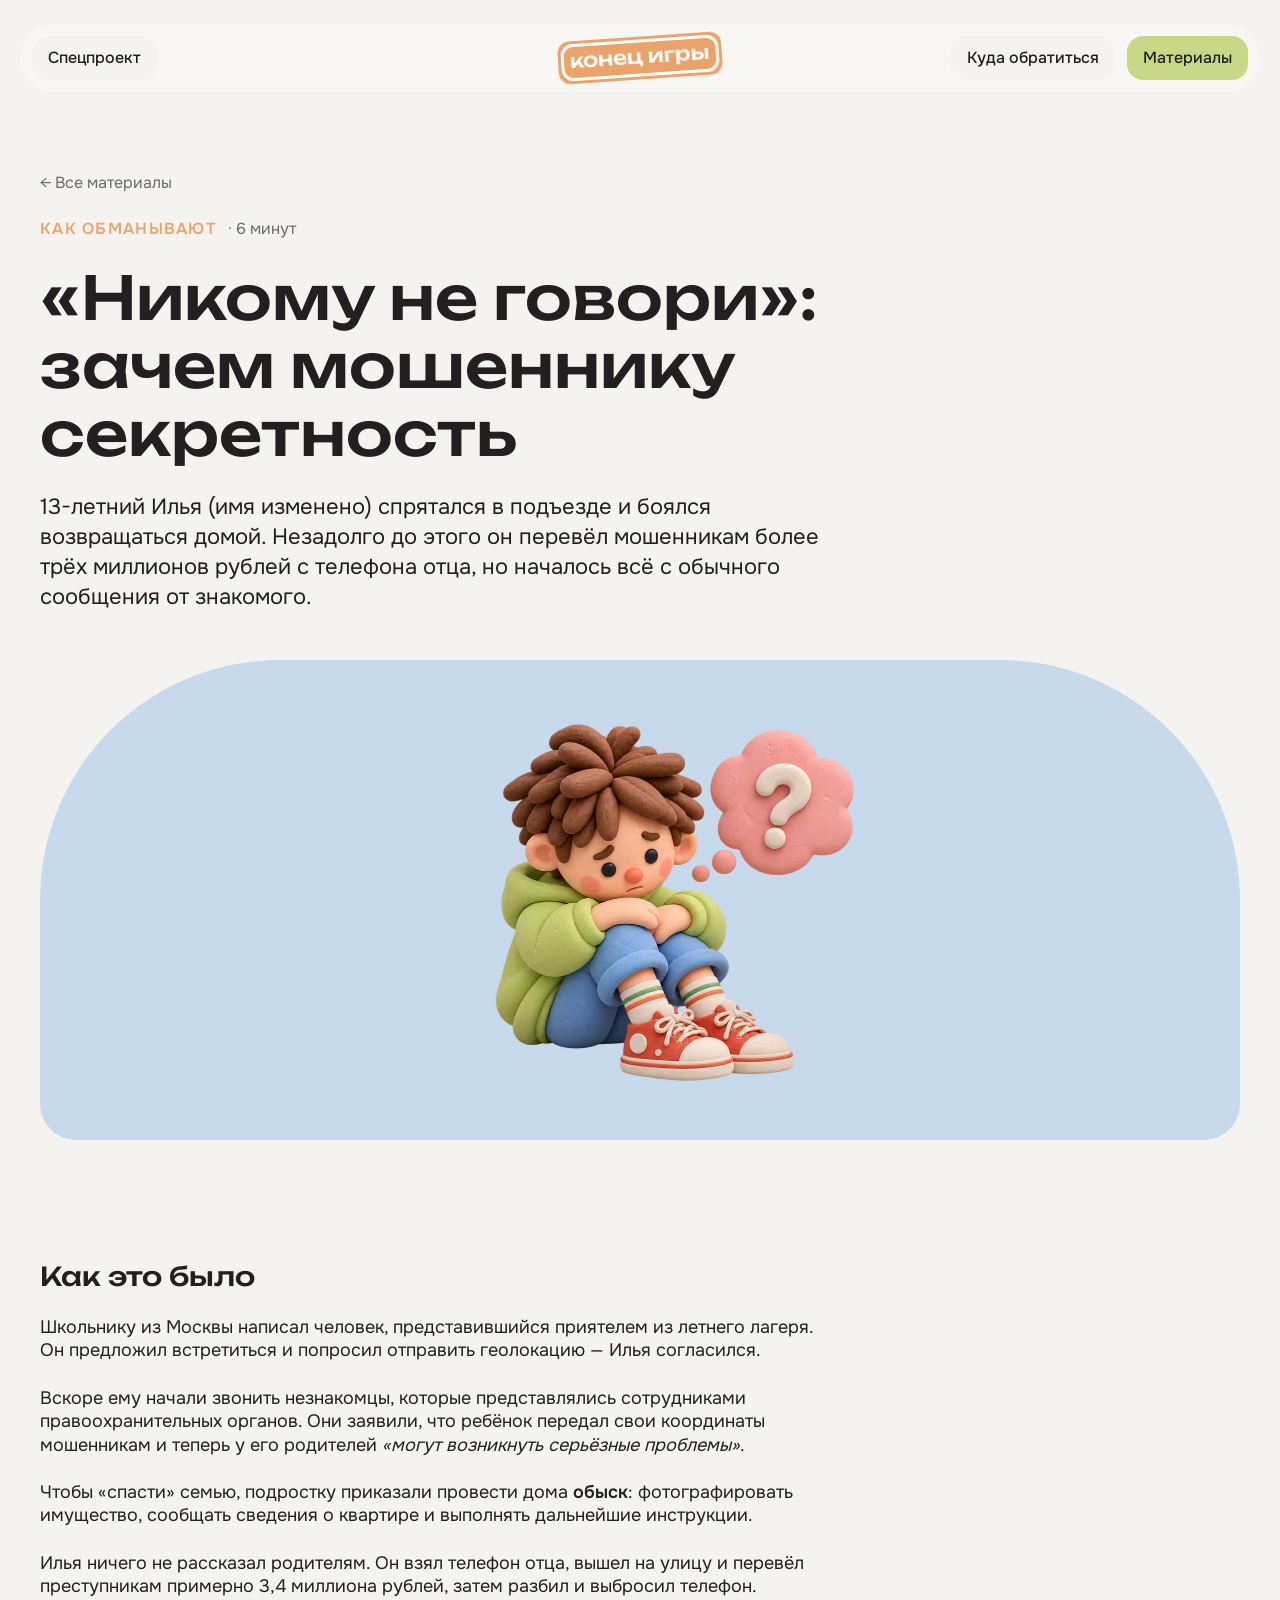
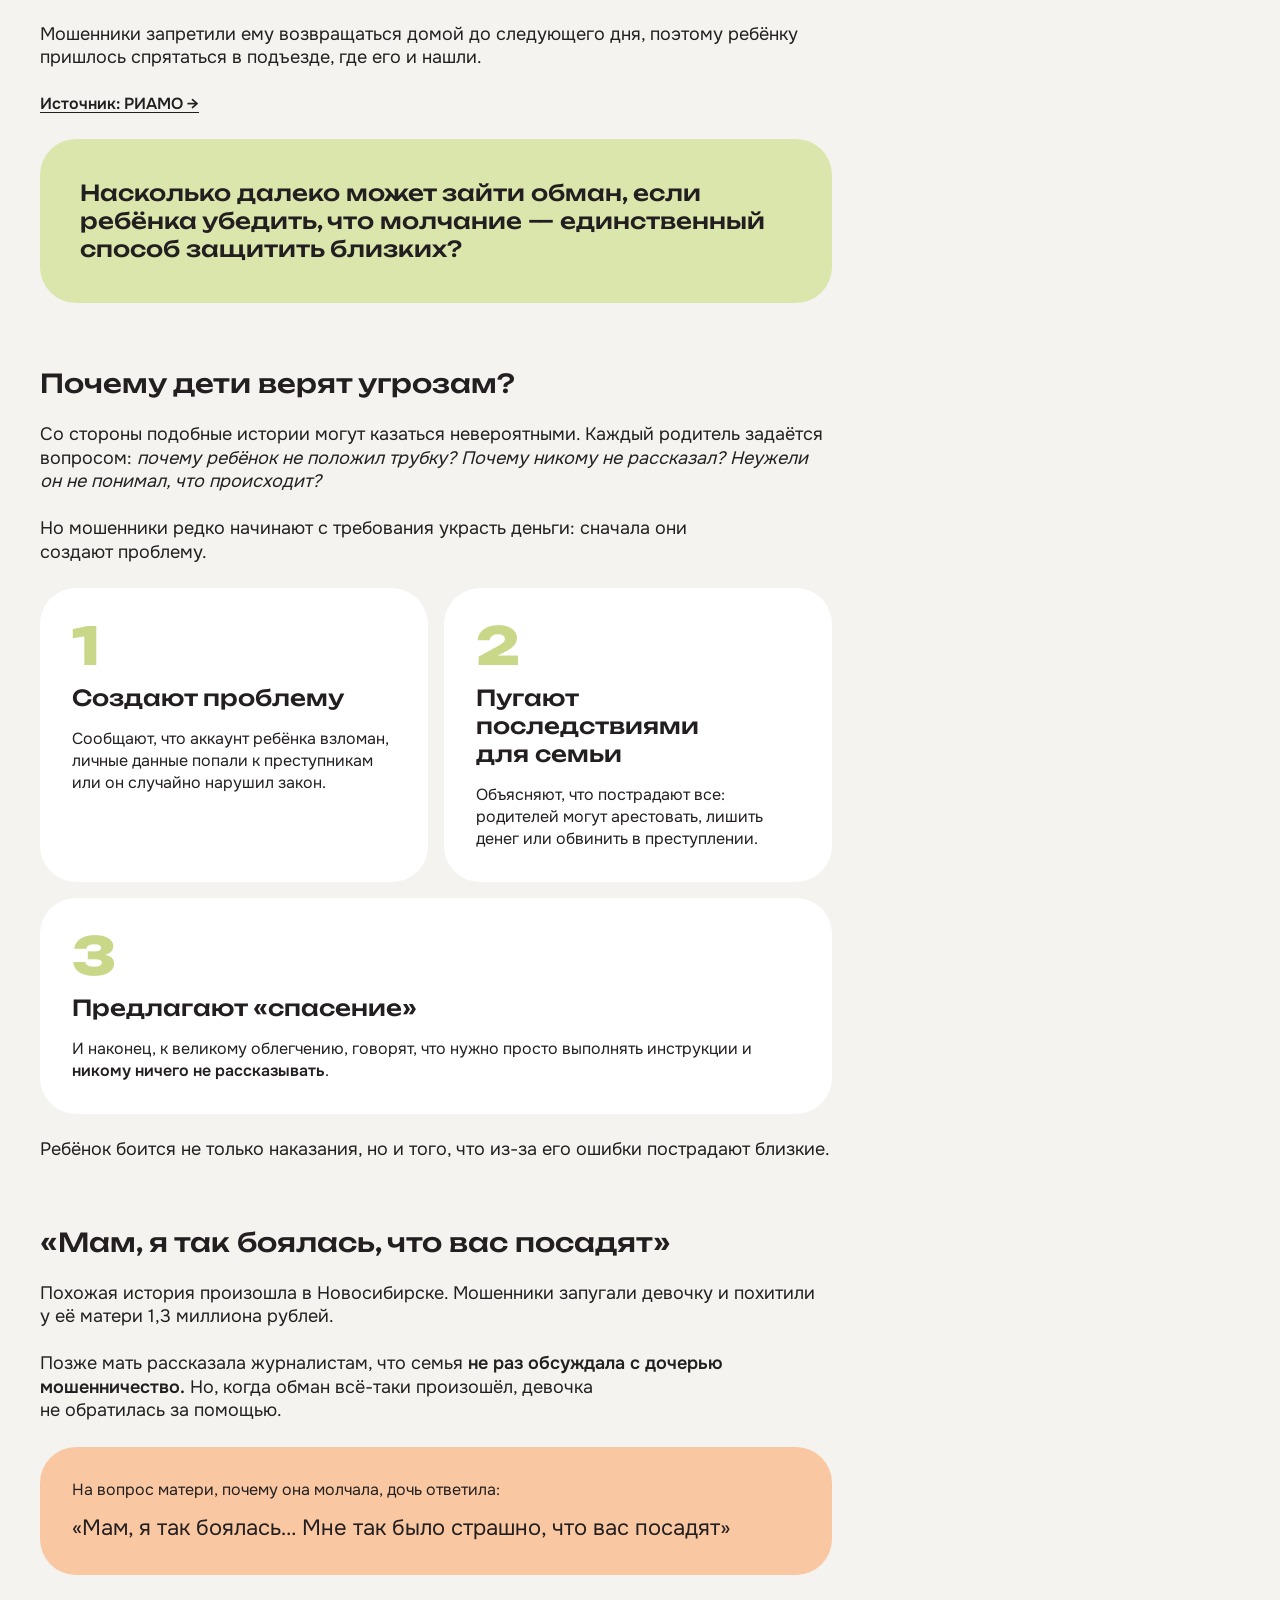
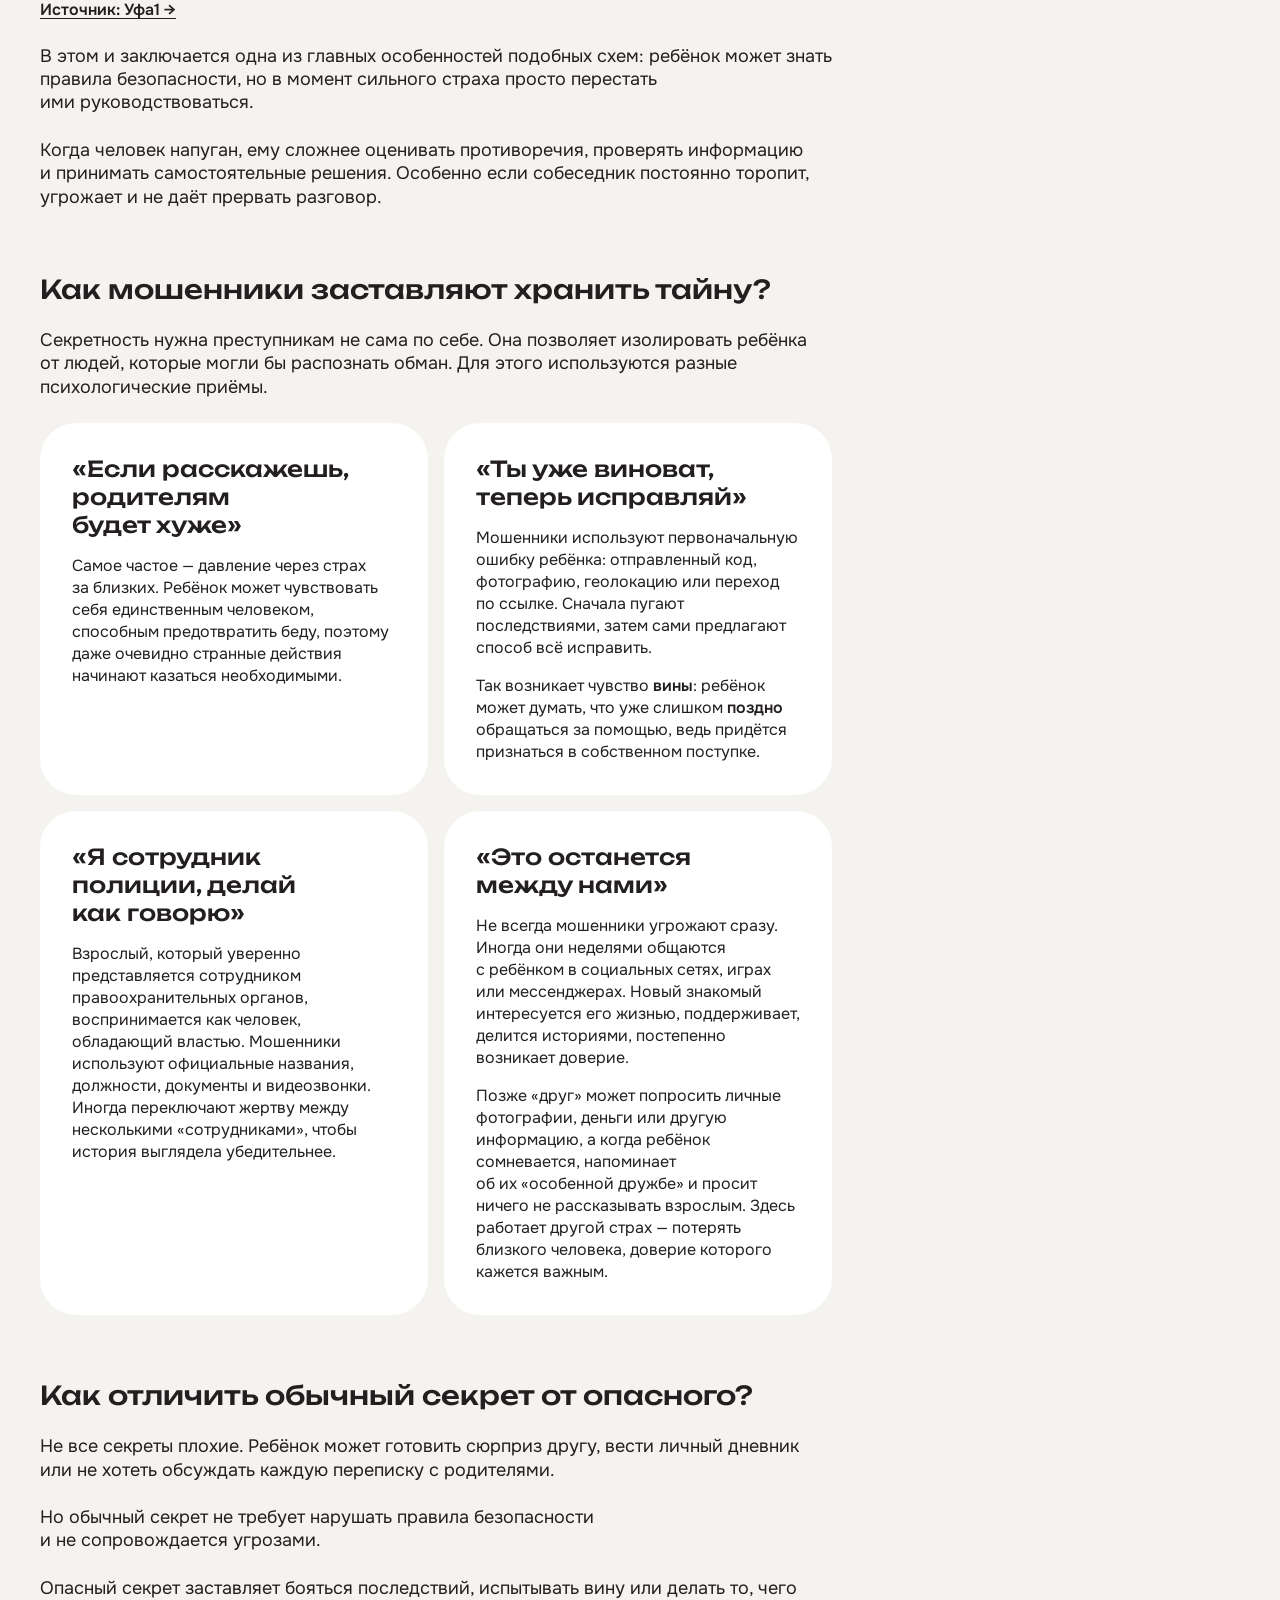
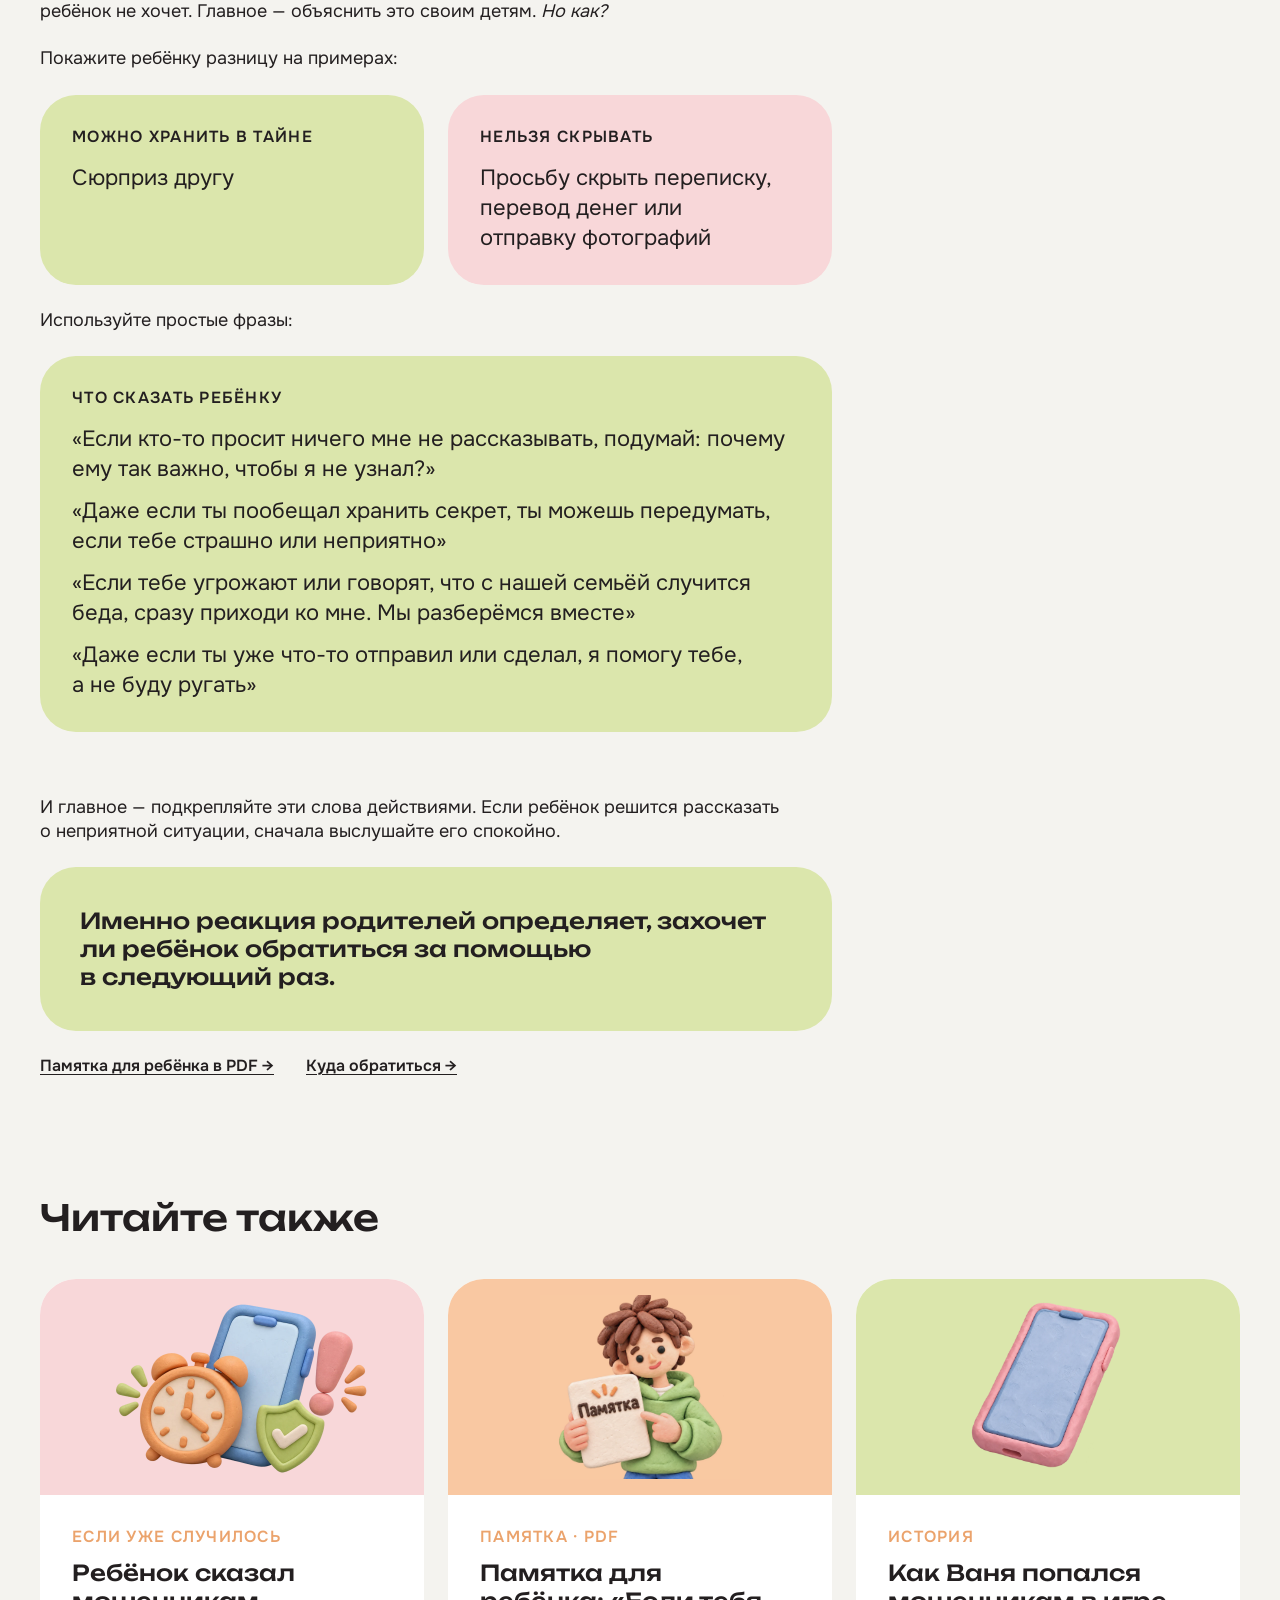
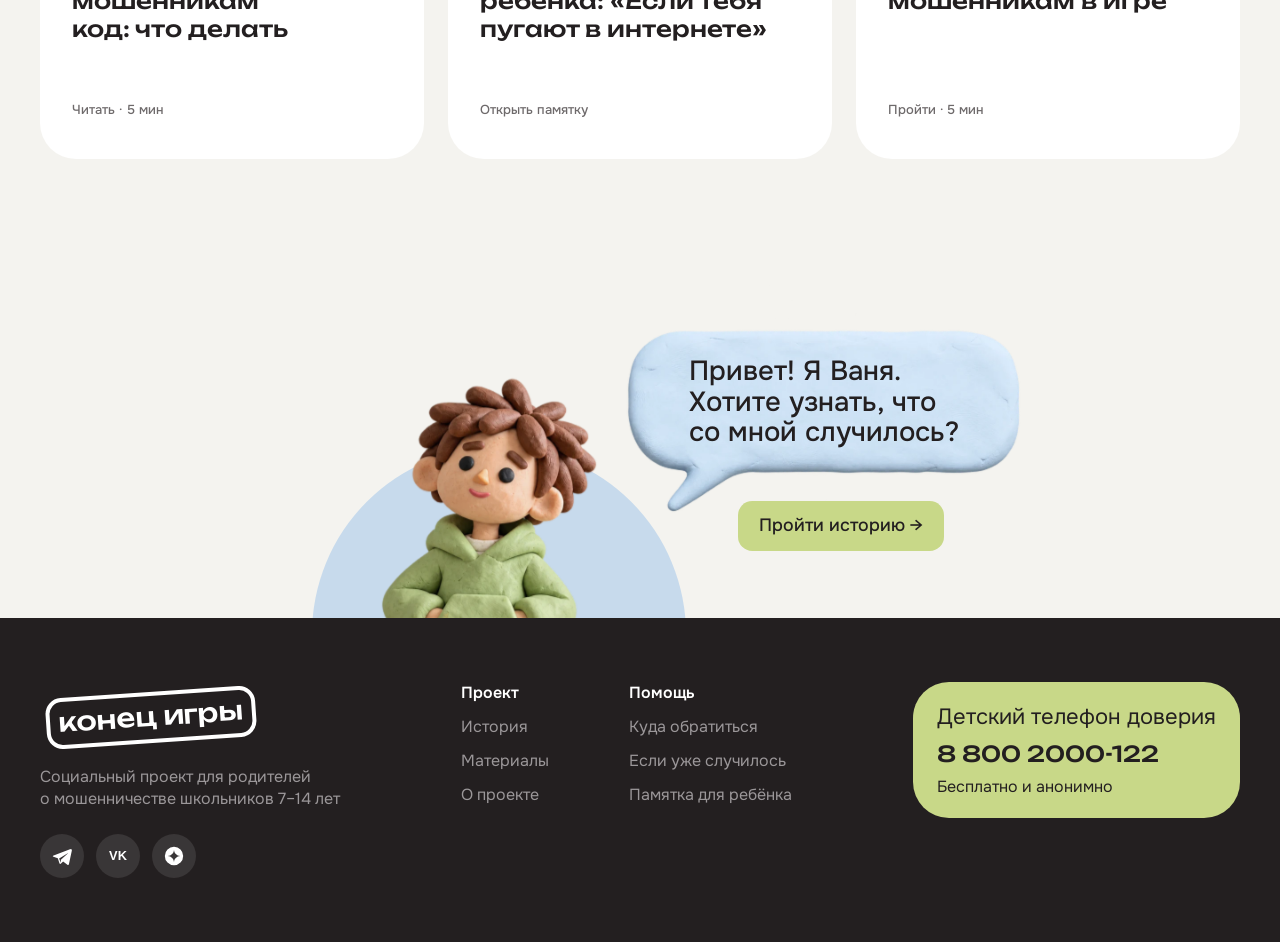
<file: articles/nikomu-ne-govori-sekretnost.html>
<!doctype html>
<html lang="ru">
<head>
  <meta charset="utf-8">
  <meta name="viewport" content="width=device-width, initial-scale=1">
  <title>«Никому не говори»: зачем мошеннику секретность — Конец игры</title>
  <meta name="description" content="Почему дети молчат, когда их запугивают мошенники: как преступники заставляют хранить тайну и как объяснить ребёнку разницу между обычным и опасным секретом.">
  <link rel="canonical" href="https://endofthegame.ru/articles/nikomu-ne-govori-sekretnost">
  <meta name="robots" content="index, follow">
  <meta name="theme-color" content="#f4f3ef">
  <link rel="icon" href="/favicon.ico" sizes="any">
  <link rel="icon" href="/icon-192.png" type="image/png" sizes="192x192">
  <link rel="apple-touch-icon" href="/apple-touch-icon.png">
  <link rel="manifest" href="/site.webmanifest">
  <meta property="og:type" content="article">
  <meta property="og:site_name" content="Конец игры">
  <meta property="og:locale" content="ru_RU">
  <meta property="og:url" content="https://endofthegame.ru/articles/nikomu-ne-govori-sekretnost">
  <meta property="og:title" content="«Никому не говори»: зачем мошеннику секретность">
  <meta property="og:description" content="Почему дети молчат, когда их запугивают мошенники, и как объяснить разницу между обычным и опасным секретом.">
  <meta property="og:image" content="https://endofthegame.ru/assets/og/og-image-2.jpg">
  <meta property="og:image:width" content="1200">
  <meta property="og:image:height" content="630">
  <meta property="og:image:alt" content="Конец игры: пластилиновый Ваня со смартфоном и вопрос «Если ребёнок ошибётся, расскажет ли он вам?»">
  <meta name="twitter:card" content="summary_large_image">
  <meta name="twitter:title" content="«Никому не говори»: зачем мошеннику секретность">
  <meta name="twitter:description" content="Почему дети молчат, когда их запугивают мошенники, и как объяснить разницу между обычным и опасным секретом.">
  <meta name="twitter:image" content="https://endofthegame.ru/assets/og/og-image-2.jpg">
  <script type="application/ld+json">{"@context": "https://schema.org", "@type": "Article", "headline": "«Никому не говори»: зачем мошеннику секретность", "description": "Почему дети молчат, когда их запугивают мошенники, и как объяснить разницу между обычным и опасным секретом.", "url": "https://endofthegame.ru/articles/nikomu-ne-govori-sekretnost", "inLanguage": "ru", "datePublished": "2026-10-27", "image": "https://endofthegame.ru/assets/articles/boy-question.png", "author": {"@type": "Organization", "name": "Конец игры", "url": "https://endofthegame.ru/"}, "publisher": {"@type": "Organization", "name": "Конец игры", "url": "https://endofthegame.ru/"}, "isPartOf": {"@type": "WebSite", "name": "Конец игры", "url": "https://endofthegame.ru/"}, "breadcrumb": {"@type": "BreadcrumbList", "itemListElement": [{"@type": "ListItem", "position": 1, "name": "Конец игры", "item": "https://endofthegame.ru/"}, {"@type": "ListItem", "position": 2, "name": "Полезные материалы", "item": "https://endofthegame.ru/materials"}, {"@type": "ListItem", "position": 3, "name": "«Никому не говори»: зачем мошеннику секретность", "item": "https://endofthegame.ru/articles/nikomu-ne-govori-sekretnost"}]}}</script>
  <link rel="preconnect" href="https://fonts.googleapis.com">
  <link rel="preconnect" href="https://fonts.gstatic.com" crossorigin>
  <link href="https://fonts.googleapis.com/css2?family=Onest:wght@400;500;600&family=Unbounded:wght@500;800&display=swap" rel="stylesheet">
  <link rel="preload" as="image" href="/assets/articles/boy-question.webp">
  <link rel="stylesheet" href="/css/styles.css?v=202610290910">
  <!-- Yandex.Metrika counter -->
  <script type="text/javascript">
      (function(m,e,t,r,i,k,a){
          m[i]=m[i]||function(){(m[i].a=m[i].a||[]).push(arguments)};
          m[i].l=1*new Date();
          for (var j = 0; j < document.scripts.length; j++) {if (document.scripts[j].src === r) { return; }}
          k=e.createElement(t),a=e.getElementsByTagName(t)[0],k.async=1,k.src=r,a.parentNode.insertBefore(k,a)
      })(window, document,'script','https://mc.yandex.ru/metrika/tag.js?id=113775909', 'ym');

      ym(113775909, 'init', {ssr:true, webvisor:true, clickmap:true, ecommerce:"dataLayer", referrer: document.referrer, url: location.href, accurateTrackBounce:true, trackLinks:true});
  </script>
  <noscript><div><img src="https://mc.yandex.ru/watch/113775909" style="position:absolute; left:-9999px;" alt="" /></div></noscript>
  <!-- /Yandex.Metrika counter -->
</head>
<body>

<header class="header">
  <a class="nav-item" href="/">Спецпроект</a>
  <a class="header__logo" href="/" aria-label="Конец игры — на главную"><span class="logo">Конец игры</span></a>
  <button class="header__burger" type="button" aria-label="Меню" aria-expanded="false" data-burger><span></span></button>
  <nav class="header__menu" aria-label="Основное меню">
    <a class="nav-item" href="/help">Куда обратиться</a>
    <a class="nav-item is-active" href="/materials">Материалы</a>
  </nav>
</header>

<main class="page page--article">
  <article class="container">
    <header class="article-head">
      <a class="body-s article-back" href="/materials">← Все материалы</a>
      <p class="article-meta"><span class="eyebrow">Как обманывают</span><span class="body-s article-meta__time">·  6 минут</span></p>
      <h1 class="h1">«Никому не&nbsp;говори»: зачем мошеннику секретность</h1>
      <p class="lead">13-летний Илья (имя изменено) спрятался в&nbsp;подъезде и&nbsp;боялся возвращаться домой. Незадолго до&nbsp;этого он&nbsp;перевёл мошенникам более трёх миллионов рублей с&nbsp;телефона отца, но&nbsp;началось всё с&nbsp;обычного сообщения&nbsp;от&nbsp;знакомого.</p>
    </header>
    <div class="article-cover article-cover--blue">
      <img decoding="async" src="/assets/articles/boy-question.webp" alt="Мальчик сидит, обхватив колени, рядом облачко с вопросом" width="640" height="364">
    </div>

    <div class="article-body">
      <section class="article-section">
        <h2 class="h3">Как это было</h2>
        <p class="body">Школьнику из&nbsp;Москвы написал человек, представившийся приятелем из&nbsp;летнего лагеря. Он&nbsp;предложил встретиться и&nbsp;попросил отправить геолокацию&nbsp;— Илья&nbsp;согласился.</p>
        <p class="body">Вскоре ему начали звонить незнакомцы, которые представлялись сотрудниками правоохранительных органов. Они заявили, что ребёнок передал свои координаты мошенникам и&nbsp;теперь у&nbsp;его родителей <i>«могут возникнуть серьёзные проблемы»</i>.</p>
        <p class="body">Чтобы «спасти» семью, подростку приказали провести дома <b>обыск</b>: фотографировать имущество, сообщать сведения о&nbsp;квартире и&nbsp;выполнять дальнейшие&nbsp;инструкции.</p>
        <p class="body">Илья ничего не&nbsp;рассказал родителям. Он&nbsp;взял телефон отца, вышел на&nbsp;улицу и&nbsp;перевёл преступникам примерно 3,4 миллиона рублей, затем разбил и&nbsp;выбросил&nbsp;телефон.</p>
        <p class="body">Мошенники запретили ему возвращаться домой до&nbsp;следующего дня, поэтому ребёнку пришлось спрятаться в&nbsp;подъезде, где его&nbsp;и&nbsp;нашли.</p>
        <a class="article-link" href="https://riamo.ru/news/obschestvo/podrostok-v-moskve-vybrosil-telefon-posle-perevoda-mnogomillionnoj-summy/" target="_blank" rel="noopener">Источник: РИАМО →</a>
        <p class="article-outro h4">Насколько далеко может зайти обман, если ребёнка убедить, что молчание&nbsp;— единственный способ защитить&nbsp;близких?</p>
      </section>

      <section class="article-section">
        <h2 class="h3">Почему дети верят угрозам?</h2>
        <p class="body">Со&nbsp;стороны подобные истории могут казаться невероятными. Каждый родитель задаётся вопросом: <i>почему ребёнок не&nbsp;положил трубку? Почему никому не&nbsp;рассказал? Неужели он&nbsp;не&nbsp;понимал, что происходит?</i></p>
        <p class="body">Но&nbsp;мошенники редко начинают с&nbsp;требования украсть деньги: сначала они создают&nbsp;проблему.</p>
        <ol class="article-steps" role="list">
          <li class="article-step">
            <div class="article-step__top"><span class="number" aria-hidden="true">1</span><h3 class="h4">Создают проблему</h3></div>
            <p class="body-s">Сообщают, что аккаунт ребёнка взломан, личные данные попали к&nbsp;преступникам или он&nbsp;случайно нарушил&nbsp;закон.</p>
          </li>
          <li class="article-step">
            <div class="article-step__top"><span class="number" aria-hidden="true">2</span><h3 class="h4">Пугают последствиями для семьи</h3></div>
            <p class="body-s">Объясняют, что пострадают все: родителей могут арестовать, лишить денег или обвинить&nbsp;в&nbsp;преступлении.</p>
          </li>
          <li class="article-step">
            <div class="article-step__top"><span class="number" aria-hidden="true">3</span><h3 class="h4">Предлагают «спасение»</h3></div>
            <p class="body-s">И&nbsp;наконец, к&nbsp;великому облегчению, говорят, что нужно просто выполнять инструкции и <b>никому ничего не&nbsp;рассказывать</b>.</p>
          </li>
        </ol>
        <p class="body">Ребёнок боится не&nbsp;только наказания, но&nbsp;и&nbsp;того, что из-за его ошибки пострадают&nbsp;близкие.</p>
      </section>

      <section class="article-section">
        <h2 class="h3">«Мам, я&nbsp;так боялась, что вас посадят»</h2>
        <p class="body">Похожая история произошла в&nbsp;Новосибирске. Мошенники запугали девочку и&nbsp;похитили у&nbsp;её&nbsp;матери 1,3 миллиона&nbsp;рублей.</p>
        <p class="body">Позже мать рассказала журналистам, что семья <b>не&nbsp;раз обсуждала с&nbsp;дочерью мошенничество.</b> Но, когда обман всё-таки произошёл, девочка не&nbsp;обратилась&nbsp;за&nbsp;помощью.</p>
        <figure class="article-quote">
          <figcaption class="body-s">На&nbsp;вопрос матери, почему она молчала, дочь ответила:</figcaption>
          <blockquote class="lead">«Мам, я&nbsp;так боялась… Мне так было страшно, что вас&nbsp;посадят»</blockquote>
        </figure>
        <a class="article-link" href="https://ufa1.ru/text/criminal/2025/10/15/76074559/" target="_blank" rel="noopener">Источник: Уфа1 →</a>
        <p class="body">В&nbsp;этом и&nbsp;заключается одна из&nbsp;главных особенностей подобных схем: ребёнок может знать правила безопасности, но&nbsp;в&nbsp;момент сильного страха просто перестать ими&nbsp;руководствоваться.</p>
        <p class="body">Когда человек напуган, ему сложнее оценивать противоречия, проверять информацию и&nbsp;принимать самостоятельные решения. Особенно если собеседник постоянно торопит, угрожает и&nbsp;не&nbsp;даёт прервать&nbsp;разговор.</p>
      </section>

      <section class="article-section">
        <h2 class="h3">Как мошенники заставляют хранить тайну?</h2>
        <p class="body">Секретность нужна преступникам не&nbsp;сама по&nbsp;себе. Она позволяет изолировать ребёнка от&nbsp;людей, которые могли бы&nbsp;распознать обман. Для этого используются разные психологические&nbsp;приёмы.</p>
        <ul class="article-steps" role="list">
          <li class="article-step">
            <h3 class="h4">«Если расскажешь, родителям будет хуже»</h3>
            <p class="body-s">Самое частое&nbsp;— давление через страх за&nbsp;близких. Ребёнок может чувствовать себя единственным человеком, способным предотвратить беду, поэтому даже очевидно странные действия начинают казаться&nbsp;необходимыми.</p>
          </li>
          <li class="article-step">
            <h3 class="h4">«Ты&nbsp;уже виноват, теперь исправляй»</h3>
            <p class="body-s">Мошенники используют первоначальную ошибку ребёнка: отправленный код, фотографию, геолокацию или переход по&nbsp;ссылке. Сначала пугают последствиями, затем сами предлагают способ всё&nbsp;исправить.</p>
            <p class="body-s">Так возникает чувство <b>вины</b>: ребёнок может думать, что уже слишком <b>поздно</b> обращаться за&nbsp;помощью, ведь придётся признаться в&nbsp;собственном&nbsp;поступке.</p>
          </li>
          <li class="article-step">
            <h3 class="h4">«Я&nbsp;сотрудник полиции, делай как говорю»</h3>
            <p class="body-s">Взрослый, который уверенно представляется сотрудником правоохранительных органов, воспринимается как человек, обладающий властью. Мошенники используют официальные названия, должности, документы и&nbsp;видеозвонки. Иногда переключают жертву между несколькими «сотрудниками», чтобы история выглядела&nbsp;убедительнее.</p>
          </li>
          <li class="article-step">
            <h3 class="h4">«Это останется между нами»</h3>
            <p class="body-s">Не&nbsp;всегда мошенники угрожают сразу. Иногда они неделями общаются с&nbsp;ребёнком в&nbsp;социальных сетях, играх или мессенджерах. Новый знакомый интересуется его жизнью, поддерживает, делится историями, постепенно возникает&nbsp;доверие.</p>
            <p class="body-s">Позже «друг» может попросить личные фотографии, деньги или другую информацию, а&nbsp;когда ребёнок сомневается, напоминает об&nbsp;их&nbsp;«особенной дружбе» и&nbsp;просит ничего не&nbsp;рассказывать взрослым. Здесь работает другой страх&nbsp;— потерять близкого человека, доверие которого кажется&nbsp;важным.</p>
          </li>
        </ul>
      </section>

      <section class="article-section">
        <h2 class="h3">Как отличить обычный секрет от&nbsp;опасного?</h2>
        <p class="body">Не&nbsp;все секреты плохие. Ребёнок может готовить сюрприз другу, вести личный дневник или не&nbsp;хотеть обсуждать каждую переписку&nbsp;с&nbsp;родителями.</p>
        <p class="body">Но&nbsp;обычный секрет не&nbsp;требует нарушать правила безопасности и&nbsp;не&nbsp;сопровождается&nbsp;угрозами.</p>
        <p class="body">Опасный секрет заставляет бояться последствий, испытывать вину или делать то, чего ребёнок не&nbsp;хочет. Главное&nbsp;— объяснить это своим детям. <i>Но&nbsp;как?</i></p>
        <p class="body">Покажите ребёнку разницу&nbsp;на&nbsp;примерах:</p>
        <div class="article-phrases">
          <div class="article-phrase">
            <p class="article-phrase__tag">Можно хранить&nbsp;в&nbsp;тайне</p>
            <ul><li>Сюрприз&nbsp;другу</li></ul>
          </div>
          <div class="article-phrase article-phrase--no">
            <p class="article-phrase__tag">Нельзя&nbsp;скрывать</p>
            <ul><li>Просьбу скрыть переписку, перевод денег или отправку&nbsp;фотографий</li></ul>
          </div>
        </div>
        <p class="body">Используйте простые&nbsp;фразы:</p>
        <div class="article-phrase">
          <p class="article-phrase__tag">Что сказать&nbsp;ребёнку</p>
          <ul>
            <li>«Если кто-то просит ничего мне не&nbsp;рассказывать, подумай: почему ему так важно, чтобы&nbsp;я&nbsp;не&nbsp;узнал?»</li>
            <li>«Даже если ты&nbsp;пообещал хранить секрет, ты&nbsp;можешь передумать, если тебе страшно или&nbsp;неприятно»</li>
            <li>«Если тебе угрожают или говорят, что с&nbsp;нашей семьёй случится беда, сразу приходи ко&nbsp;мне. Мы&nbsp;разберёмся&nbsp;вместе»</li>
            <li>«Даже если ты&nbsp;уже что-то отправил или сделал, я&nbsp;помогу тебе, а&nbsp;не&nbsp;буду&nbsp;ругать»</li>
          </ul>
        </div>
      </section>

      <section class="article-section">
        <p class="body">И&nbsp;главное&nbsp;— подкрепляйте эти слова действиями. Если ребёнок решится рассказать о&nbsp;неприятной ситуации, сначала выслушайте его&nbsp;спокойно.</p>
        <p class="article-outro h4">Именно реакция родителей определяет, захочет ли&nbsp;ребёнок обратиться за&nbsp;помощью в&nbsp;следующий&nbsp;раз.</p>
        <div class="article-links">
          <a class="article-link" href="/assets/pamyatka-dlya-rebenka.pdf" target="_blank" rel="noopener">Памятка для ребёнка в&nbsp;PDF →</a>
          <a class="article-link" href="/help">Куда обратиться →</a>
        </div>
      </section>
    </div>

    <!-- Читайте также: те же карточки .mat-card, что на странице «Материалы» -->
    <section class="article-more" aria-labelledby="more-title">
      <h2 class="h2" id="more-title">Читайте также</h2>
      <div class="mat-grid">
        <a class="mat-card" href="/articles/rebenok-skazal-moshennikam-kod">
          <div class="mat-card__art mat-card__art--pink"><img decoding="async" loading="lazy" src="/assets/articles/phone-alarm.webp" alt="" width="320" height="184"></div>
          <div class="mat-card__text">
            <div class="mat-card__top"><p class="eyebrow">Если уже&nbsp;случилось</p><h3 class="h4">Ребёнок сказал мошенникам код: что делать</h3></div>
            <p class="mat-card__more">Читать · 5&nbsp;мин</p>
          </div>
        </a>
        <a class="mat-card" href="/assets/pamyatka-dlya-rebenka.pdf" target="_blank" rel="noopener">
          <div class="mat-card__art mat-card__art--peach"><img decoding="async" loading="lazy" src="/assets/memo-boy.webp?v=2" alt="" width="320" height="184"></div>
          <div class="mat-card__text">
            <div class="mat-card__top"><p class="eyebrow">Памятка&nbsp;·&nbsp;PDF</p><h3 class="h4">Памятка для ребёнка: «Если тебя пугают в&nbsp;интернете»</h3></div>
            <p class="mat-card__more">Открыть&nbsp;памятку</p>
          </div>
        </a>
        <a class="mat-card" href="/story">
          <div class="mat-card__art"><img decoding="async" loading="lazy" src="/assets/articles/phone.webp" alt="" width="320" height="184"></div>
          <div class="mat-card__text">
            <div class="mat-card__top"><p class="eyebrow">История</p><h3 class="h4">Как Ваня попался мошенникам в&nbsp;игре</h3></div>
            <p class="mat-card__more">Пройти ·&nbsp;5&nbsp;мин</p>
          </div>
        </a>
      </div>
    </section>
  </article>

  <!-- Финальный призыв -->
  <section class="final" aria-label="Пройти историю">
    <div class="final__stage" data-fit>
      <div class="final__vanya">
      <div class="circle" style="left:351px;top:189px;width:421px;height:421px;background:var(--blue-200)"></div>
      <picture><source media="(max-width: 600px)" srcset="/assets/m/m-cta-teen.webp"><img decoding="async" loading="lazy" class="deco" src="/assets/teen-final.webp" alt="Ваня" style="left:422px;top:109px;width:259px;height:482px"></picture>
      </div>
      <div class="final__bubble">
      <picture><source media="(max-width: 600px)" srcset="/assets/m/m-cta-bubble.webp"><img decoding="async" loading="lazy" class="deco" src="/assets/bubble-blue-large.webp" alt="" style="left:680px;top:0;width:492px;height:306px"></picture>
      <p class="bubble-text" style="left:707px;top:58px;width:439px;height:160px"><span>Привет! Я&nbsp;Ваня.<br>Хотите узнать, что<br>со&nbsp;мной&nbsp;случилось?</span></p>
      </div>
      <a class="btn final__btn" href="/story" style="position:absolute;left:830px;top:250px">Пройти историю →</a>
    </div>
  </section>
</main>

<footer class="footer">
  <div class="container footer__inner">
    <div class="footer__about">
      <span class="logo logo--footer">Конец игры</span>
      <p class="body-s">Социальный проект для&nbsp;родителей<br>о&nbsp;мошенничестве школьников 7–14&nbsp;лет</p>
      <ul class="socials" aria-label="Мы в соцсетях">
        <li><a class="socials__link" href="https://t.me/endofthegame2" target="_blank" rel="noopener" aria-label="Telegram" title="Telegram"><svg viewBox="0 0 24 24" aria-hidden="true"><path fill="currentColor" d="M21.4 4.3 2.9 11.4c-1.2.5-1.2 1.2-.2 1.5l4.7 1.5 1.8 5.5c.2.6.4.8.8.8s.6-.2.9-.5l2.3-2.2 4.7 3.5c.9.5 1.5.2 1.7-.8l3.1-14.5c.3-1.3-.5-1.8-1.3-1.5Zm-12.5 10.5 8.9-5.6c.4-.3.8-.1.5.2l-7.5 6.8-.3 3.1-1.6-4.5Z"/></svg></a></li>
        <li><a class="socials__link" href="https://vk.ru/club242560627" target="_blank" rel="noopener" aria-label="ВКонтакте" title="ВКонтакте"><svg viewBox="0 0 24 24" aria-hidden="true"><text x="12" y="16.2" text-anchor="middle" fill="currentColor" font-family="Arial, sans-serif" font-weight="700" font-size="14">VK</text></svg></a></li>
        <li><a class="socials__link" href="https://dzen.ru/endofthegame" target="_blank" rel="noopener" aria-label="Дзен" title="Дзен"><svg viewBox="0 0 24 24" aria-hidden="true"><path fill="currentColor" fill-rule="evenodd" d="M12 2a10 10 0 1 1 0 20 10 10 0 0 1 0-20Zm0 3.2c-.15 3.75-3.05 6.65-6.8 6.8 3.75.15 6.65 3.05 6.8 6.8.15-3.75 3.05-6.65 6.8-6.8-3.75-.15-6.65-3.05-6.8-6.8Z"/></svg></a></li>
      </ul>
    </div>
    <nav class="footer__nav" aria-label="Подвал">
      <div class="footer__col">
        <span class="footer__col-title">Проект</span>
        <a href="/story">История</a>
        <a href="/materials">Материалы</a>
        <a href="/about">О&nbsp;проекте</a>
      </div>
      <div class="footer__col">
        <span class="footer__col-title">Помощь</span>
        <a href="/help">Куда обратиться</a>
        <a href="/#if-happened">Если уже случилось</a>
        <a href="/materials">Памятка для&nbsp;ребёнка</a>
      </div>
    </nav>
    <a class="hotline" href="tel:88002000122">
      <span class="hotline__title">Детский телефон доверия</span>
      <span class="hotline__phone">8 800 2000-122</span>
      <span class="body-s">Бесплатно и&nbsp;анонимно</span>
    </a>
  </div>
</footer>

<script src="/js/fit.js?v=202610290910"></script>
<script src="/js/menu.js?v=202610290910"></script>
<script src="/js/page-motion.js?v=202610290910"></script>
</body>
</html>
</file>
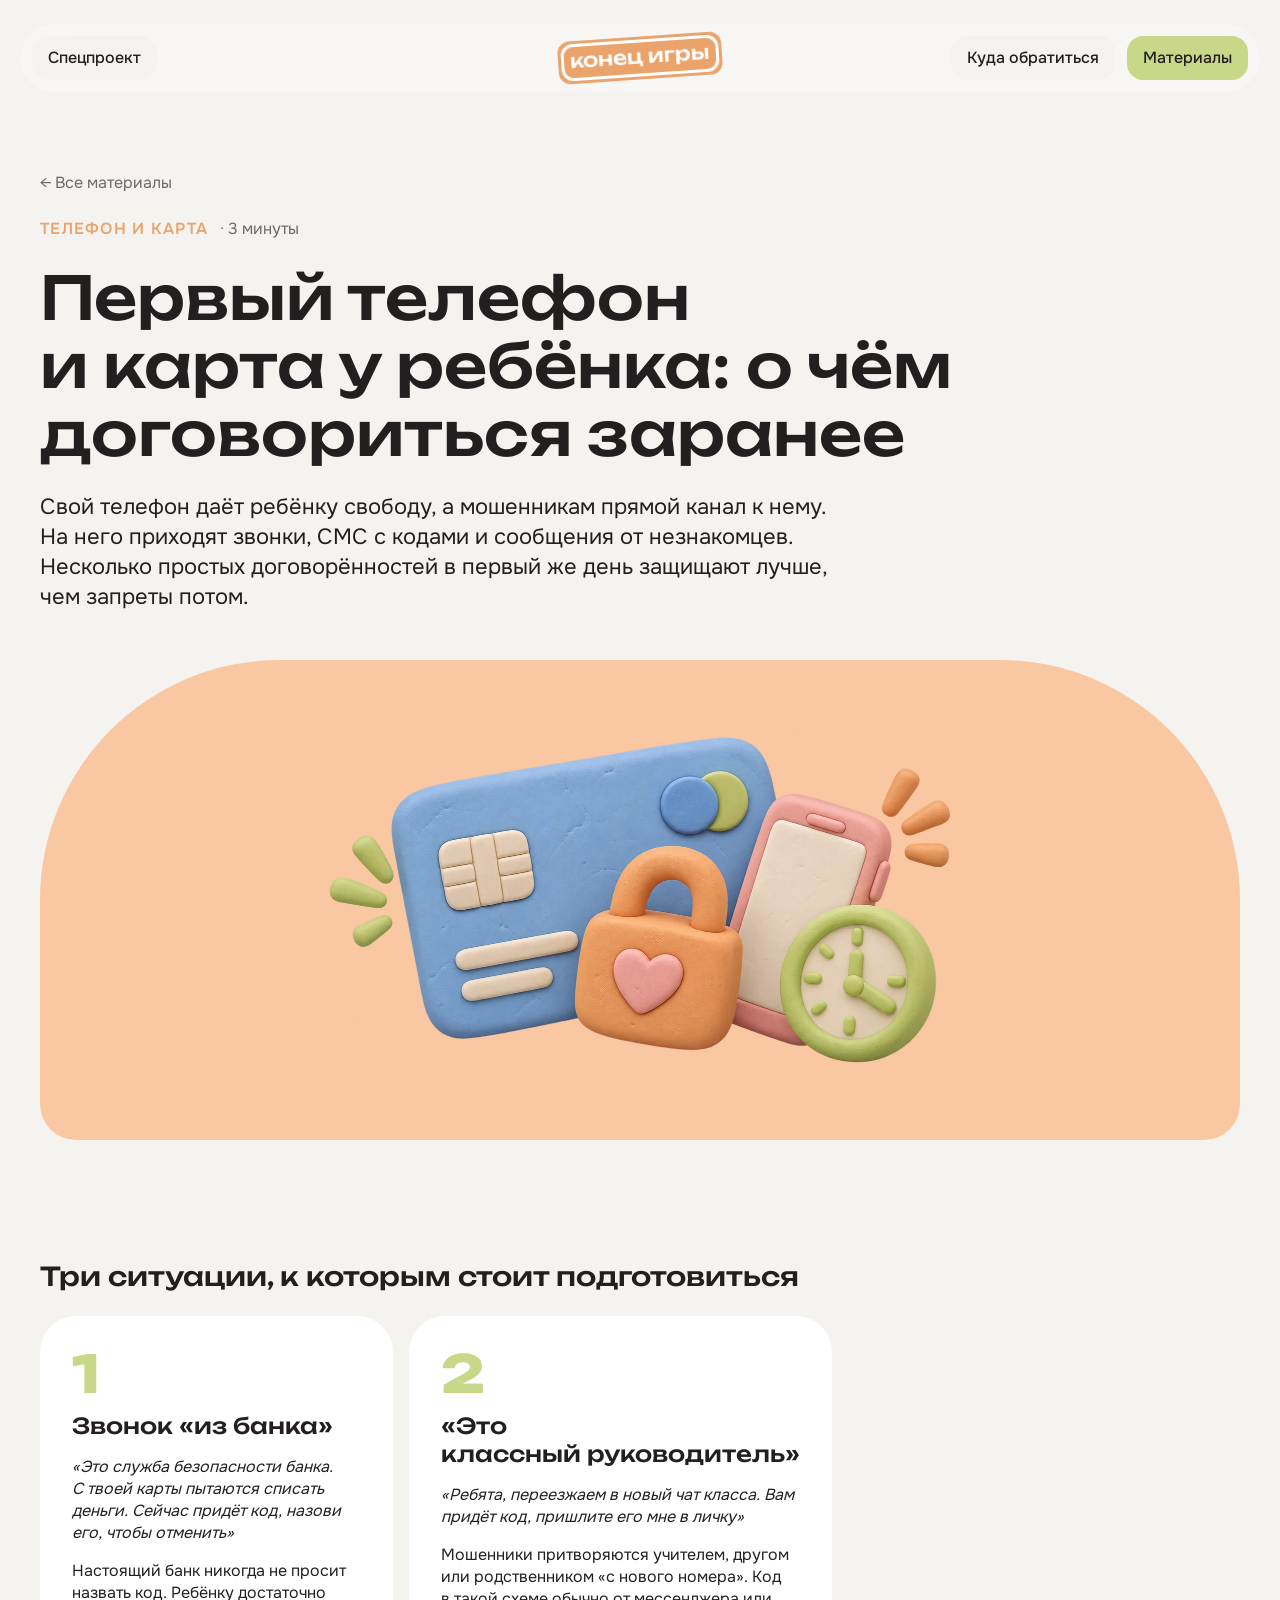
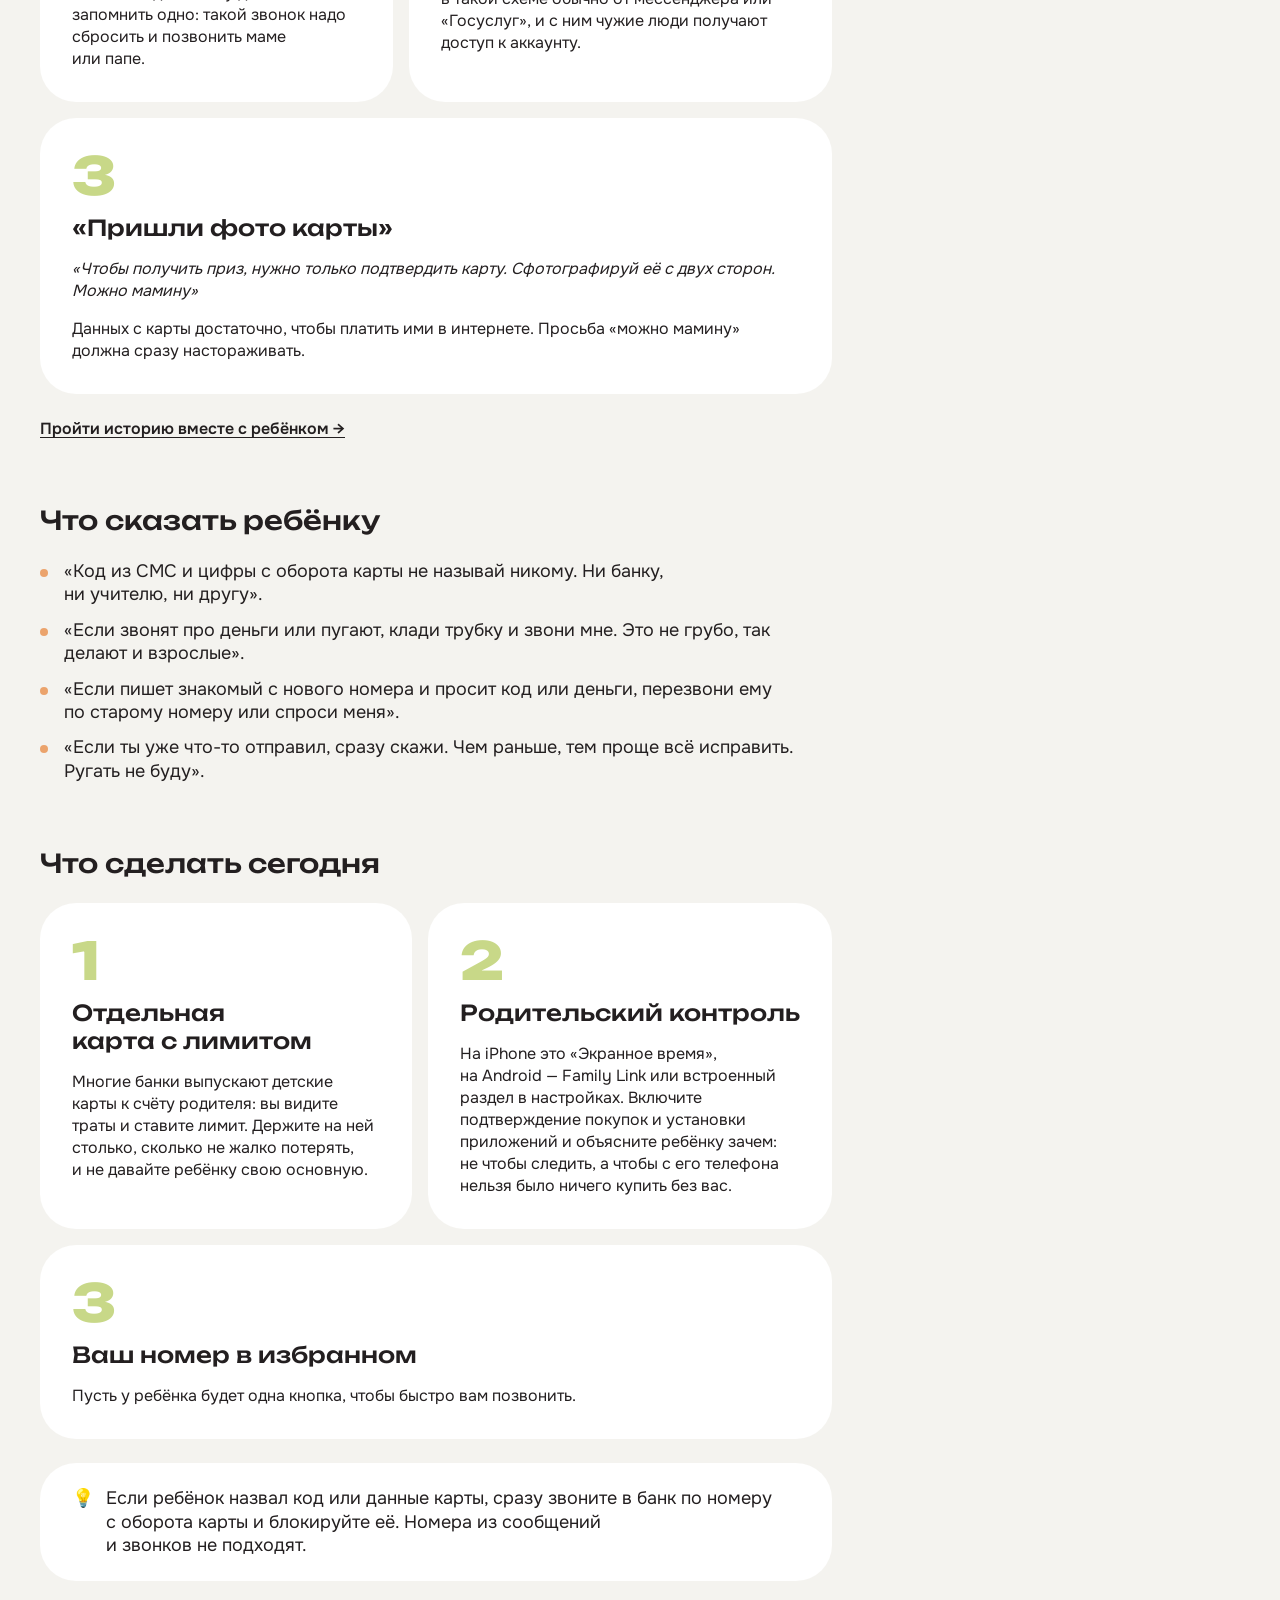
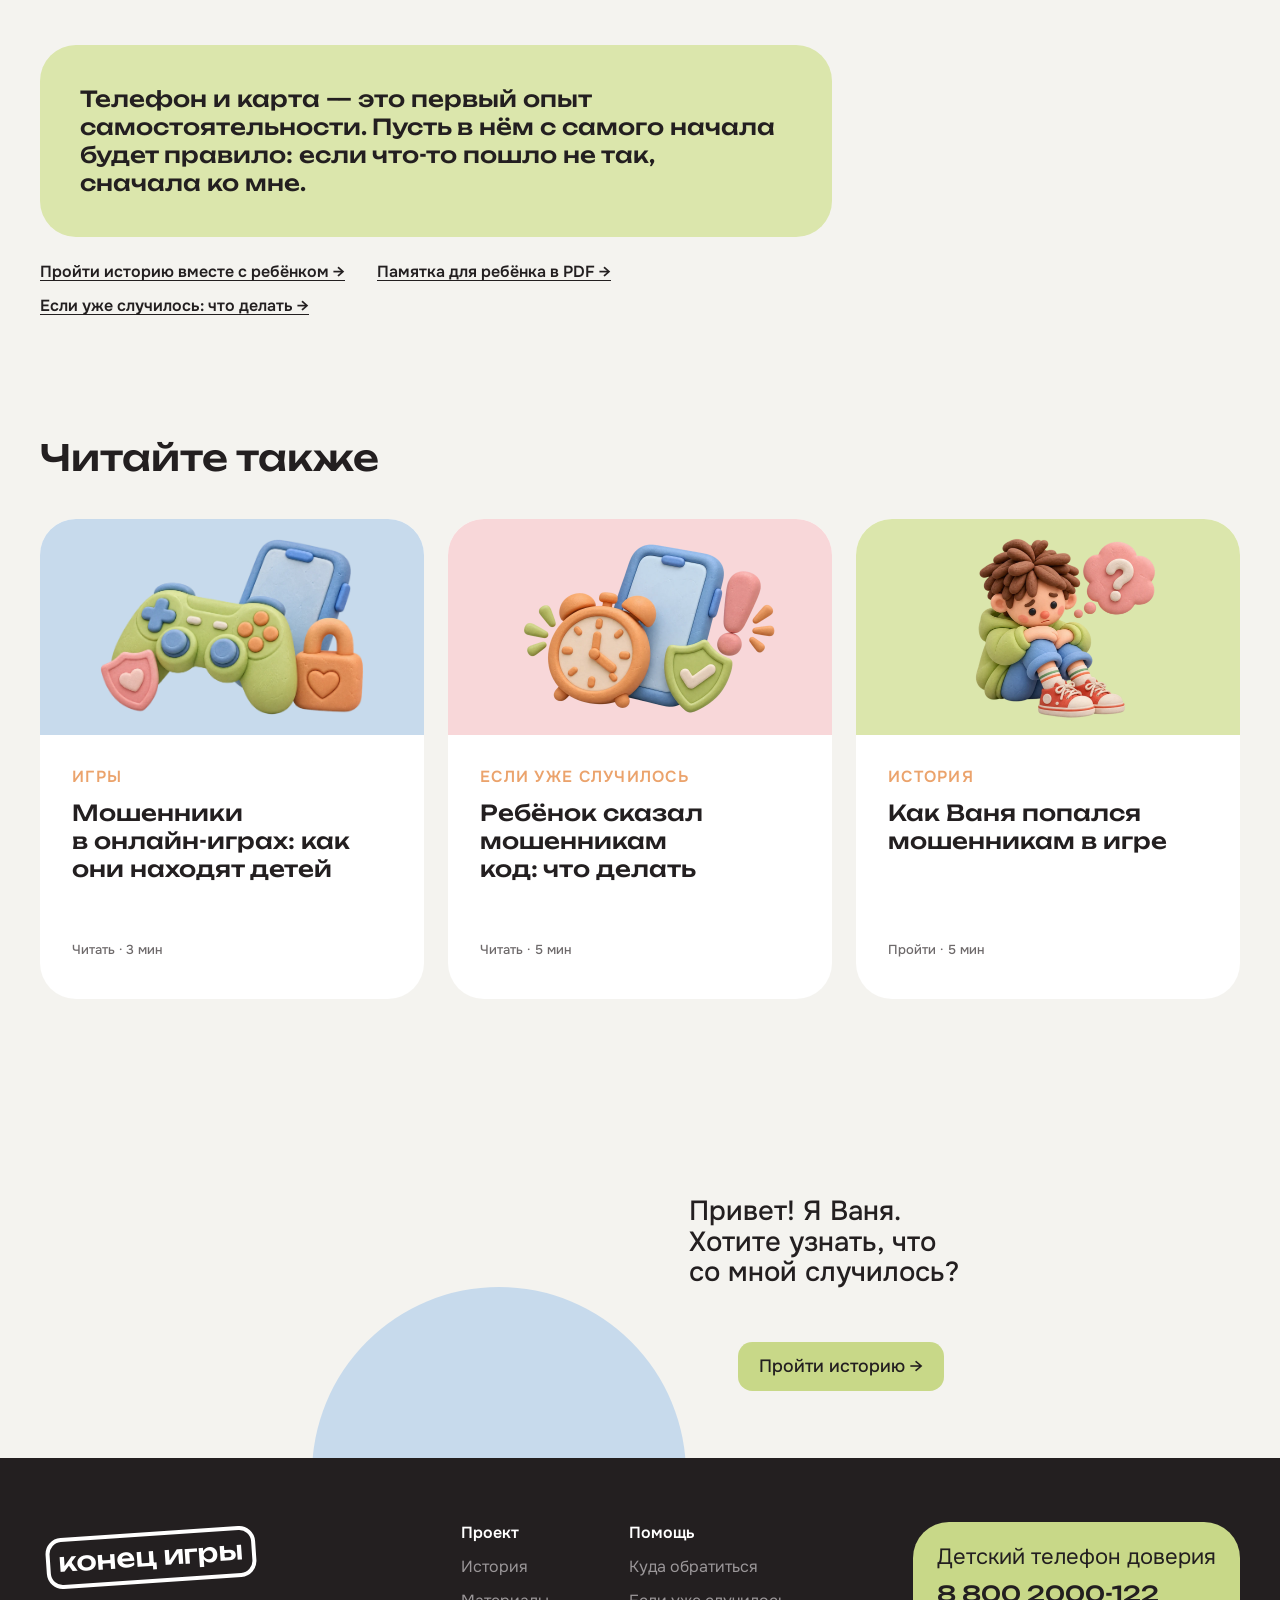
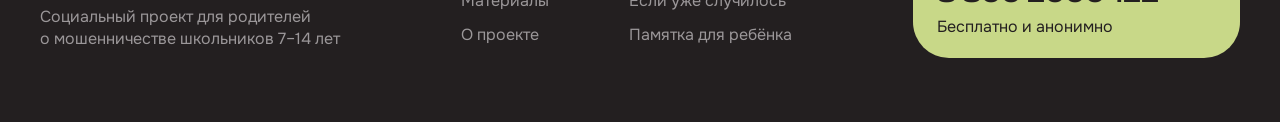
<file: articles/pervyj-telefon-i-karta.html>
<!doctype html>
<html lang="ru">
<head>
  <meta charset="utf-8">
  <meta name="viewport" content="width=device-width, initial-scale=1">
  <title>Первый телефон и карта ребёнка: о чём договориться — Конец игры</title>
  <meta name="description" content="Что обсудить с ребёнком, когда у него появляется свой телефон и банковская карта: звонки «из банка», просьбы прислать код, фото карты и настройки родительского контроля.">
  <link rel="canonical" href="https://endofthegame.ru/articles/pervyj-telefon-i-karta">
  <meta name="robots" content="index, follow">
  <meta name="theme-color" content="#f4f3ef">
  <link rel="icon" href="/favicon.ico" sizes="any">
  <link rel="icon" href="/icon-192.png" type="image/png" sizes="192x192">
  <link rel="apple-touch-icon" href="/apple-touch-icon.png">
  <link rel="manifest" href="/site.webmanifest">
  <meta property="og:type" content="article">
  <meta property="og:site_name" content="Конец игры">
  <meta property="og:locale" content="ru_RU">
  <meta property="og:url" content="https://endofthegame.ru/articles/pervyj-telefon-i-karta">
  <meta property="og:title" content="Первый телефон и карта у ребёнка: о чём договориться заранее">
  <meta property="og:description" content="Три ситуации, к которым стоит подготовить ребёнка с первым телефоном и картой, и что настроить сегодня.">
  <meta property="og:image" content="https://endofthegame.ru/assets/og/og-image-2.jpg">
  <meta property="og:image:width" content="1200">
  <meta property="og:image:height" content="630">
  <meta property="og:image:alt" content="Конец игры: пластилиновый Ваня со смартфоном и вопрос «Если ребёнок ошибётся, расскажет ли он вам?»">
  <meta name="twitter:card" content="summary_large_image">
  <meta name="twitter:title" content="Первый телефон и карта у ребёнка: о чём договориться заранее">
  <meta name="twitter:description" content="Три ситуации, к которым стоит подготовить ребёнка с первым телефоном и картой, и что настроить сегодня.">
  <meta name="twitter:image" content="https://endofthegame.ru/assets/og/og-image-2.jpg">
  <script type="application/ld+json">{"@context": "https://schema.org", "@type": "Article", "headline": "Первый телефон и карта у ребёнка: о чём договориться заранее", "description": "Три ситуации, к которым стоит подготовить ребёнка с первым телефоном и картой, и что настроить сегодня.", "url": "https://endofthegame.ru/articles/pervyj-telefon-i-karta", "inLanguage": "ru", "datePublished": "2026-10-27", "image": "https://endofthegame.ru/assets/articles/card-lock.png", "author": {"@type": "Organization", "name": "Конец игры", "url": "https://endofthegame.ru/"}, "publisher": {"@type": "Organization", "name": "Конец игры", "url": "https://endofthegame.ru/"}, "isPartOf": {"@type": "WebSite", "name": "Конец игры", "url": "https://endofthegame.ru/"}, "breadcrumb": {"@type": "BreadcrumbList", "itemListElement": [{"@type": "ListItem", "position": 1, "name": "Конец игры", "item": "https://endofthegame.ru/"}, {"@type": "ListItem", "position": 2, "name": "Полезные материалы", "item": "https://endofthegame.ru/materials"}, {"@type": "ListItem", "position": 3, "name": "Первый телефон и карта у ребёнка: о чём договориться заранее", "item": "https://endofthegame.ru/articles/pervyj-telefon-i-karta"}]}}</script>
  <link rel="preconnect" href="https://fonts.googleapis.com">
  <link rel="preconnect" href="https://fonts.gstatic.com" crossorigin>
  <link href="https://fonts.googleapis.com/css2?family=Onest:wght@400;500;600&family=Unbounded:wght@500;800&display=swap" rel="stylesheet">
  <link rel="preload" as="image" href="/assets/articles/card-lock.webp">
  <link rel="stylesheet" href="/css/styles.css?v=202610270000">
  <!-- Yandex.Metrika counter -->
  <script type="text/javascript">
      (function(m,e,t,r,i,k,a){
          m[i]=m[i]||function(){(m[i].a=m[i].a||[]).push(arguments)};
          m[i].l=1*new Date();
          for (var j = 0; j < document.scripts.length; j++) {if (document.scripts[j].src === r) { return; }}
          k=e.createElement(t),a=e.getElementsByTagName(t)[0],k.async=1,k.src=r,a.parentNode.insertBefore(k,a)
      })(window, document,'script','https://mc.yandex.ru/metrika/tag.js?id=113775909', 'ym');

      ym(113775909, 'init', {ssr:true, webvisor:true, clickmap:true, ecommerce:"dataLayer", referrer: document.referrer, url: location.href, accurateTrackBounce:true, trackLinks:true});
  </script>
  <noscript><div><img src="https://mc.yandex.ru/watch/113775909" style="position:absolute; left:-9999px;" alt="" /></div></noscript>
  <!-- /Yandex.Metrika counter -->
</head>
<body>

<header class="header">
  <a class="nav-item" href="/">Спецпроект</a>
  <a class="header__logo" href="/" aria-label="Конец игры — на главную"><span class="logo">Конец игры</span></a>
  <button class="header__burger" type="button" aria-label="Меню" aria-expanded="false" data-burger><span></span></button>
  <nav class="header__menu" aria-label="Основное меню">
    <a class="nav-item" href="/help">Куда обратиться</a>
    <a class="nav-item is-active" href="/materials">Материалы</a>
  </nav>
</header>

<main class="page page--article">
  <article class="container">
    <!-- Шапка статьи: ссылка назад, рубрика и время чтения, заголовок, лид -->
    <header class="article-head">
      <a class="body-s article-back" href="/materials">← Все материалы</a>
      <p class="article-meta"><span class="eyebrow">Телефон и карта</span><span class="body-s article-meta__time">·  3 минуты</span></p>
      <h1 class="h1">Первый телефон и&nbsp;карта у&nbsp;ребёнка: о&nbsp;чём договориться заранее</h1>
      <p class="lead">Свой телефон даёт ребёнку свободу, а&nbsp;мошенникам прямой канал к&nbsp;нему. На&nbsp;него приходят звонки, СМС с&nbsp;кодами и&nbsp;сообщения от&nbsp;незнакомцев. Несколько простых договорённостей в&nbsp;первый же&nbsp;день защищают лучше, чем запреты&nbsp;потом.</p>
    </header>
    <!-- Обложка: цвет фона — article-cover--pink / --blue / --peach, по умолчанию лаймовый -->
    <div class="article-cover article-cover--peach">
      <img decoding="async" src="/assets/articles/card-lock.webp" alt="Банковская карта, замок и часы: деньги под защитой" width="640" height="344">
    </div>

    <div class="article-body">
      <section class="article-section">
        <h2 class="h3">Три ситуации, к&nbsp;которым стоит подготовиться</h2>
        <ol class="article-steps" role="list">
          <li class="article-step">
            <div class="article-step__top"><span class="number" aria-hidden="true">1</span><h3 class="h4">Звонок&nbsp;«из&nbsp;банка»</h3></div>
            <p class="body-s"><i>«Это служба безопасности банка. С&nbsp;твоей карты пытаются списать деньги. Сейчас придёт код, назови его, чтобы&nbsp;отменить»</i></p>
            <p class="body-s">Настоящий банк никогда не&nbsp;просит назвать код. Ребёнку достаточно запомнить одно: такой звонок надо сбросить и&nbsp;позвонить маме или&nbsp;папе.</p>
          </li>
          <li class="article-step">
            <div class="article-step__top"><span class="number" aria-hidden="true">2</span><h3 class="h4">«Это классный&nbsp;руководитель»</h3></div>
            <p class="body-s"><i>«Ребята, переезжаем в&nbsp;новый чат класса. Вам придёт код, пришлите его мне&nbsp;в&nbsp;личку»</i></p>
            <p class="body-s">Мошенники притворяются учителем, другом или родственником «с&nbsp;нового номера». Код в&nbsp;такой схеме обычно от&nbsp;мессенджера или «Госуслуг», и&nbsp;с&nbsp;ним чужие люди получают доступ&nbsp;к&nbsp;аккаунту.</p>
          </li>
          <li class="article-step">
            <div class="article-step__top"><span class="number" aria-hidden="true">3</span><h3 class="h4">«Пришли фото&nbsp;карты»</h3></div>
            <p class="body-s"><i>«Чтобы получить приз, нужно только подтвердить карту. Сфотографируй её&nbsp;с&nbsp;двух сторон. Можно&nbsp;мамину»</i></p>
            <p class="body-s">Данных с&nbsp;карты достаточно, чтобы платить ими в&nbsp;интернете. Просьба «можно мамину» должна сразу&nbsp;настораживать.</p>
          </li>
        </ol>
        <div class="article-links">
          <a class="article-link" href="/story">Пройти историю вместе с&nbsp;ребёнком&nbsp;→</a>
        </div>
      </section>
      <section class="article-section">
        <h2 class="h3">Что сказать ребёнку</h2>
        <ul class="article-list body">
          <li>«Код из&nbsp;СМС и&nbsp;цифры с&nbsp;оборота карты не&nbsp;называй никому. Ни&nbsp;банку, ни&nbsp;учителю,&nbsp;ни&nbsp;другу».</li>
          <li>«Если звонят про&nbsp;деньги или пугают, клади трубку и&nbsp;звони мне. Это не&nbsp;грубо, так делают&nbsp;и&nbsp;взрослые».</li>
          <li>«Если пишет знакомый с&nbsp;нового номера и&nbsp;просит код или деньги, перезвони ему по&nbsp;старому номеру или спроси&nbsp;меня».</li>
          <li>«Если ты&nbsp;уже что-то отправил, сразу скажи. Чем раньше, тем проще всё исправить. Ругать&nbsp;не&nbsp;буду».</li>
        </ul>
      </section>
      <section class="article-section">
        <h2 class="h3">Что сделать сегодня</h2>
        <ol class="article-steps" role="list">
          <li class="article-step">
            <div class="article-step__top"><span class="number" aria-hidden="true">1</span><h3 class="h4">Отдельная карта&nbsp;с&nbsp;лимитом</h3></div>
            <p class="body-s">Многие банки выпускают детские карты к&nbsp;счёту родителя: вы&nbsp;видите траты и&nbsp;ставите лимит. Держите на&nbsp;ней столько, сколько не&nbsp;жалко потерять, и&nbsp;не&nbsp;давайте ребёнку свою&nbsp;основную.</p>
          </li>
          <li class="article-step">
            <div class="article-step__top"><span class="number" aria-hidden="true">2</span><h3 class="h4">Родительский&nbsp;контроль</h3></div>
            <p class="body-s">На&nbsp;iPhone это «Экранное время», на&nbsp;Android&nbsp;— Family Link или встроенный раздел в&nbsp;настройках. Включите подтверждение покупок и&nbsp;установки приложений и&nbsp;объясните ребёнку зачем: не&nbsp;чтобы следить, а&nbsp;чтобы с&nbsp;его телефона нельзя было ничего купить&nbsp;без&nbsp;вас.</p>
          </li>
          <li class="article-step">
            <div class="article-step__top"><span class="number" aria-hidden="true">3</span><h3 class="h4">Ваш номер&nbsp;в&nbsp;избранном</h3></div>
            <p class="body-s">Пусть у&nbsp;ребёнка будет одна кнопка, чтобы быстро вам&nbsp;позвонить.</p>
          </li>
        </ol>
        <div class="article-tip body"><span aria-hidden="true">💡</span><p>Если ребёнок назвал код или данные карты, сразу звоните в&nbsp;банк по&nbsp;номеру с&nbsp;оборота карты и&nbsp;блокируйте её. Номера из&nbsp;сообщений и&nbsp;звонков&nbsp;не&nbsp;подходят.</p></div>
      </section>
      <section class="article-section">
        <p class="article-outro h4">Телефон и&nbsp;карта&nbsp;— это первый опыт самостоятельности. Пусть в&nbsp;нём с&nbsp;самого начала будет правило: если что-то пошло не&nbsp;так, сначала&nbsp;ко&nbsp;мне.</p>
        <div class="article-links">
          <a class="article-link" href="/story">Пройти историю вместе с&nbsp;ребёнком&nbsp;→</a>
          <a class="article-link" href="/assets/pamyatka-dlya-rebenka.pdf" target="_blank" rel="noopener">Памятка для&nbsp;ребёнка в&nbsp;PDF&nbsp;→</a>
          <a class="article-link" href="/help">Если уже случилось: что делать&nbsp;→</a>
        </div>
      </section>
    </div>

    <!-- Читайте также: те же карточки .mat-card, что на странице «Материалы» -->
    <section class="article-more" aria-labelledby="more-title">
      <h2 class="h2" id="more-title">Читайте также</h2>
      <div class="mat-grid">
        <a class="mat-card" href="/articles/moshenniki-v-igrah">
          <div class="mat-card__art mat-card__art--blue"><img decoding="async" loading="lazy" src="/assets/articles/game-shield.webp" alt="" width="320" height="184"></div>
          <div class="mat-card__text">
            <div class="mat-card__top"><p class="eyebrow">Игры</p><h3 class="h4">Мошенники в&nbsp;онлайн-играх: как они находят&nbsp;детей</h3></div>
            <p class="mat-card__more">Читать · 3&nbsp;мин</p>
          </div>
        </a>
        <a class="mat-card" href="/articles/rebenok-skazal-moshennikam-kod">
          <div class="mat-card__art mat-card__art--pink"><img decoding="async" loading="lazy" src="/assets/articles/phone-alarm.webp" alt="" width="320" height="184"></div>
          <div class="mat-card__text">
            <div class="mat-card__top"><p class="eyebrow">Если уже&nbsp;случилось</p><h3 class="h4">Ребёнок сказал мошенникам код: что&nbsp;делать</h3></div>
            <p class="mat-card__more">Читать · 5&nbsp;мин</p>
          </div>
        </a>
        <a class="mat-card" href="/story">
          <div class="mat-card__art"><img decoding="async" loading="lazy" src="/assets/articles/boy-question.webp" alt="" width="320" height="184"></div>
          <div class="mat-card__text">
            <div class="mat-card__top"><p class="eyebrow">История</p><h3 class="h4">Как Ваня попался мошенникам в&nbsp;игре</h3></div>
            <p class="mat-card__more">Пройти · 5&nbsp;мин</p>
          </div>
        </a>
      </div>
    </section>
  </article>

  <!-- Финальный призыв -->
  <section class="final" aria-label="Пройти историю">
    <div class="final__stage" data-fit>
      <div class="final__vanya">
      <div class="circle" style="left:351px;top:189px;width:421px;height:421px;background:var(--blue-200)"></div>
      <picture><source media="(max-width: 600px)" srcset="/assets/m/m-cta-teen.webp"><img decoding="async" loading="lazy" class="deco" src="/assets/teen-final.webp" alt="Ваня" style="left:422px;top:109px;width:259px;height:482px"></picture>
      </div>
      <div class="final__bubble">
      <picture><source media="(max-width: 600px)" srcset="/assets/m/m-cta-bubble.webp"><img decoding="async" loading="lazy" class="deco" src="/assets/bubble-blue-large.webp" alt="" style="left:680px;top:0;width:492px;height:306px"></picture>
      <p class="bubble-text" style="left:707px;top:58px;width:439px;height:160px"><span>Привет! Я&nbsp;Ваня.<br>Хотите узнать, что<br>со&nbsp;мной&nbsp;случилось?</span></p>
      </div>
      <a class="btn final__btn" href="/story" style="position:absolute;left:830px;top:250px">Пройти историю →</a>
    </div>
  </section>
</main>

<footer class="footer">
  <div class="container footer__inner">
    <div class="footer__about">
      <span class="logo logo--footer">Конец игры</span>
      <p class="body-s">Социальный проект для&nbsp;родителей<br>о&nbsp;мошенничестве школьников 7–14&nbsp;лет</p>
    </div>
    <nav class="footer__nav" aria-label="Подвал">
      <div class="footer__col">
        <span class="footer__col-title">Проект</span>
        <a href="/story">История</a>
        <a href="/materials">Материалы</a>
        <a href="/about">О&nbsp;проекте</a>
      </div>
      <div class="footer__col">
        <span class="footer__col-title">Помощь</span>
        <a href="/help">Куда обратиться</a>
        <a href="/#if-happened">Если уже случилось</a>
        <a href="/materials">Памятка для&nbsp;ребёнка</a>
      </div>
    </nav>
    <a class="hotline" href="tel:88002000122">
      <span class="hotline__title">Детский телефон доверия</span>
      <span class="hotline__phone">8 800 2000-122</span>
      <span class="body-s">Бесплатно и&nbsp;анонимно</span>
    </a>
  </div>
</footer>

<script src="/js/fit.js?v=202610262230"></script>
<script src="/js/menu.js?v=202610262230"></script>
<script src="/js/page-motion.js?v=202610262230"></script>
</body>
</html>
</file>
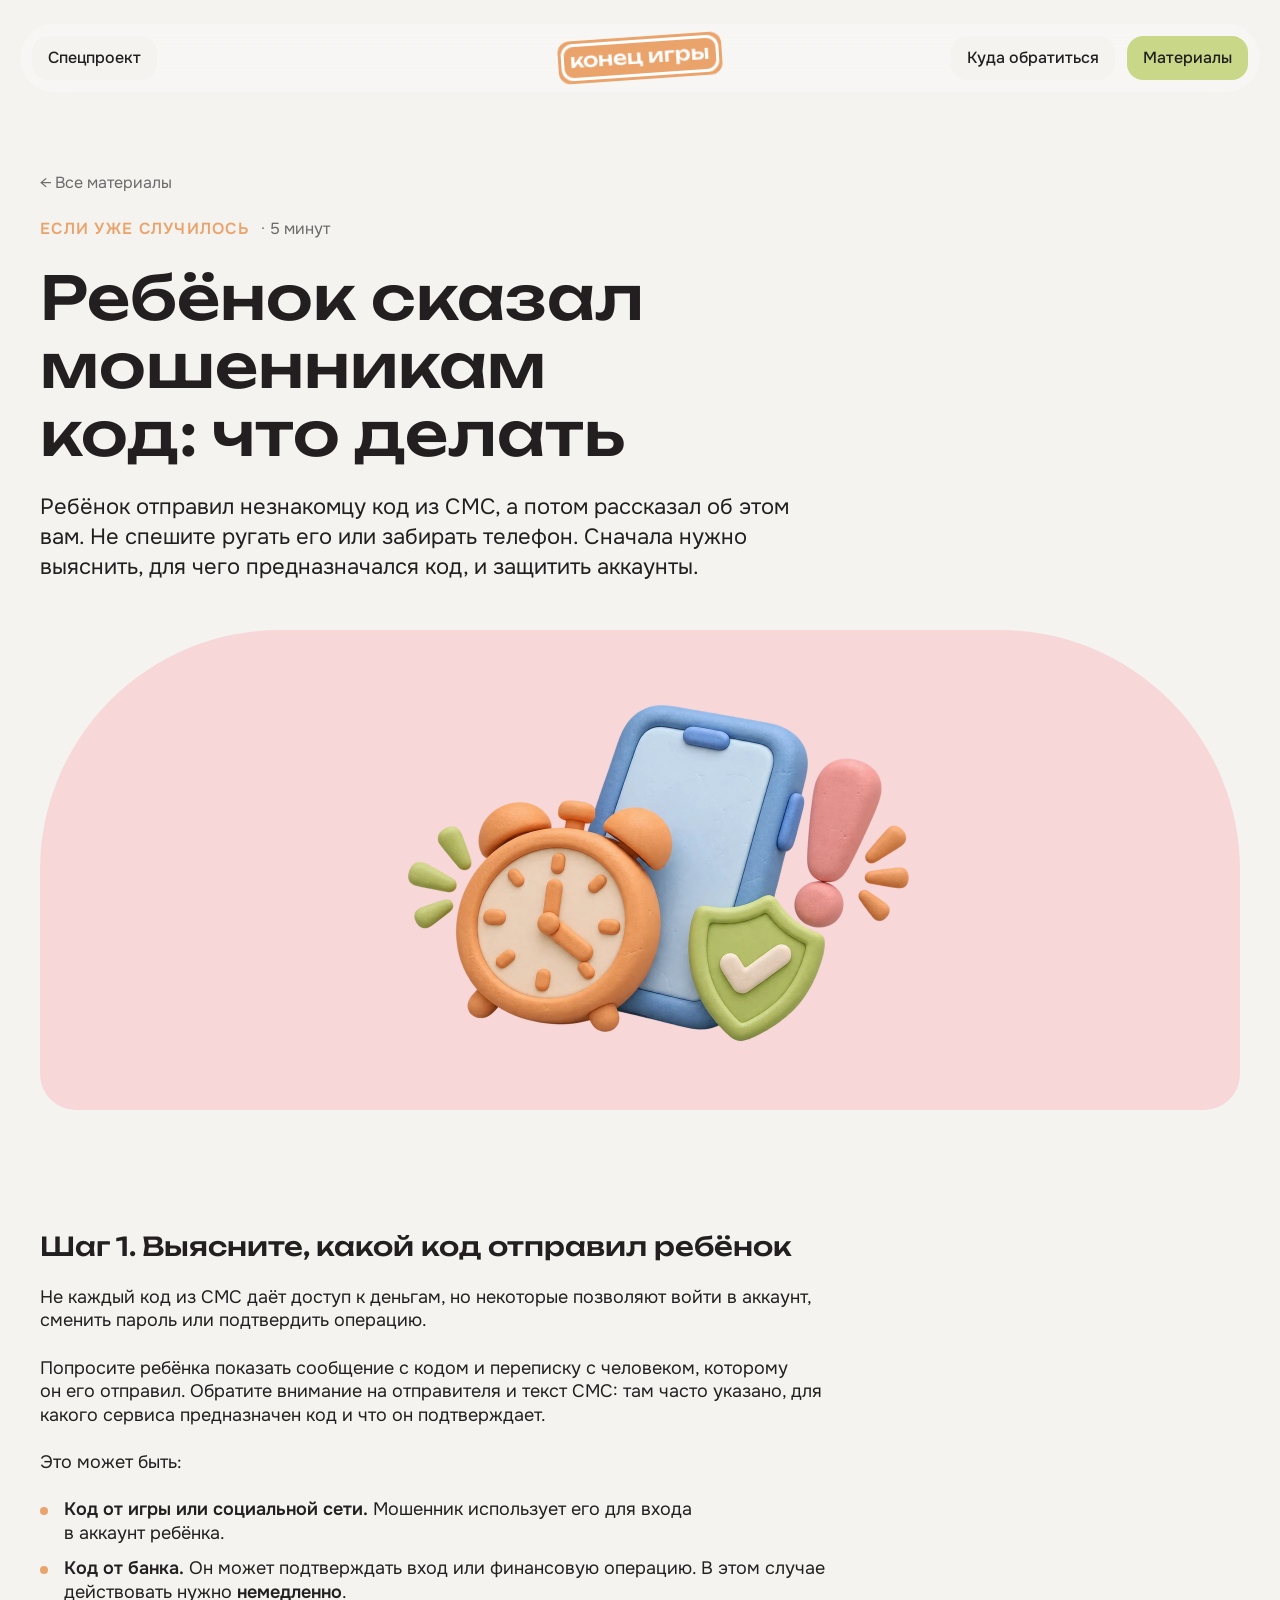
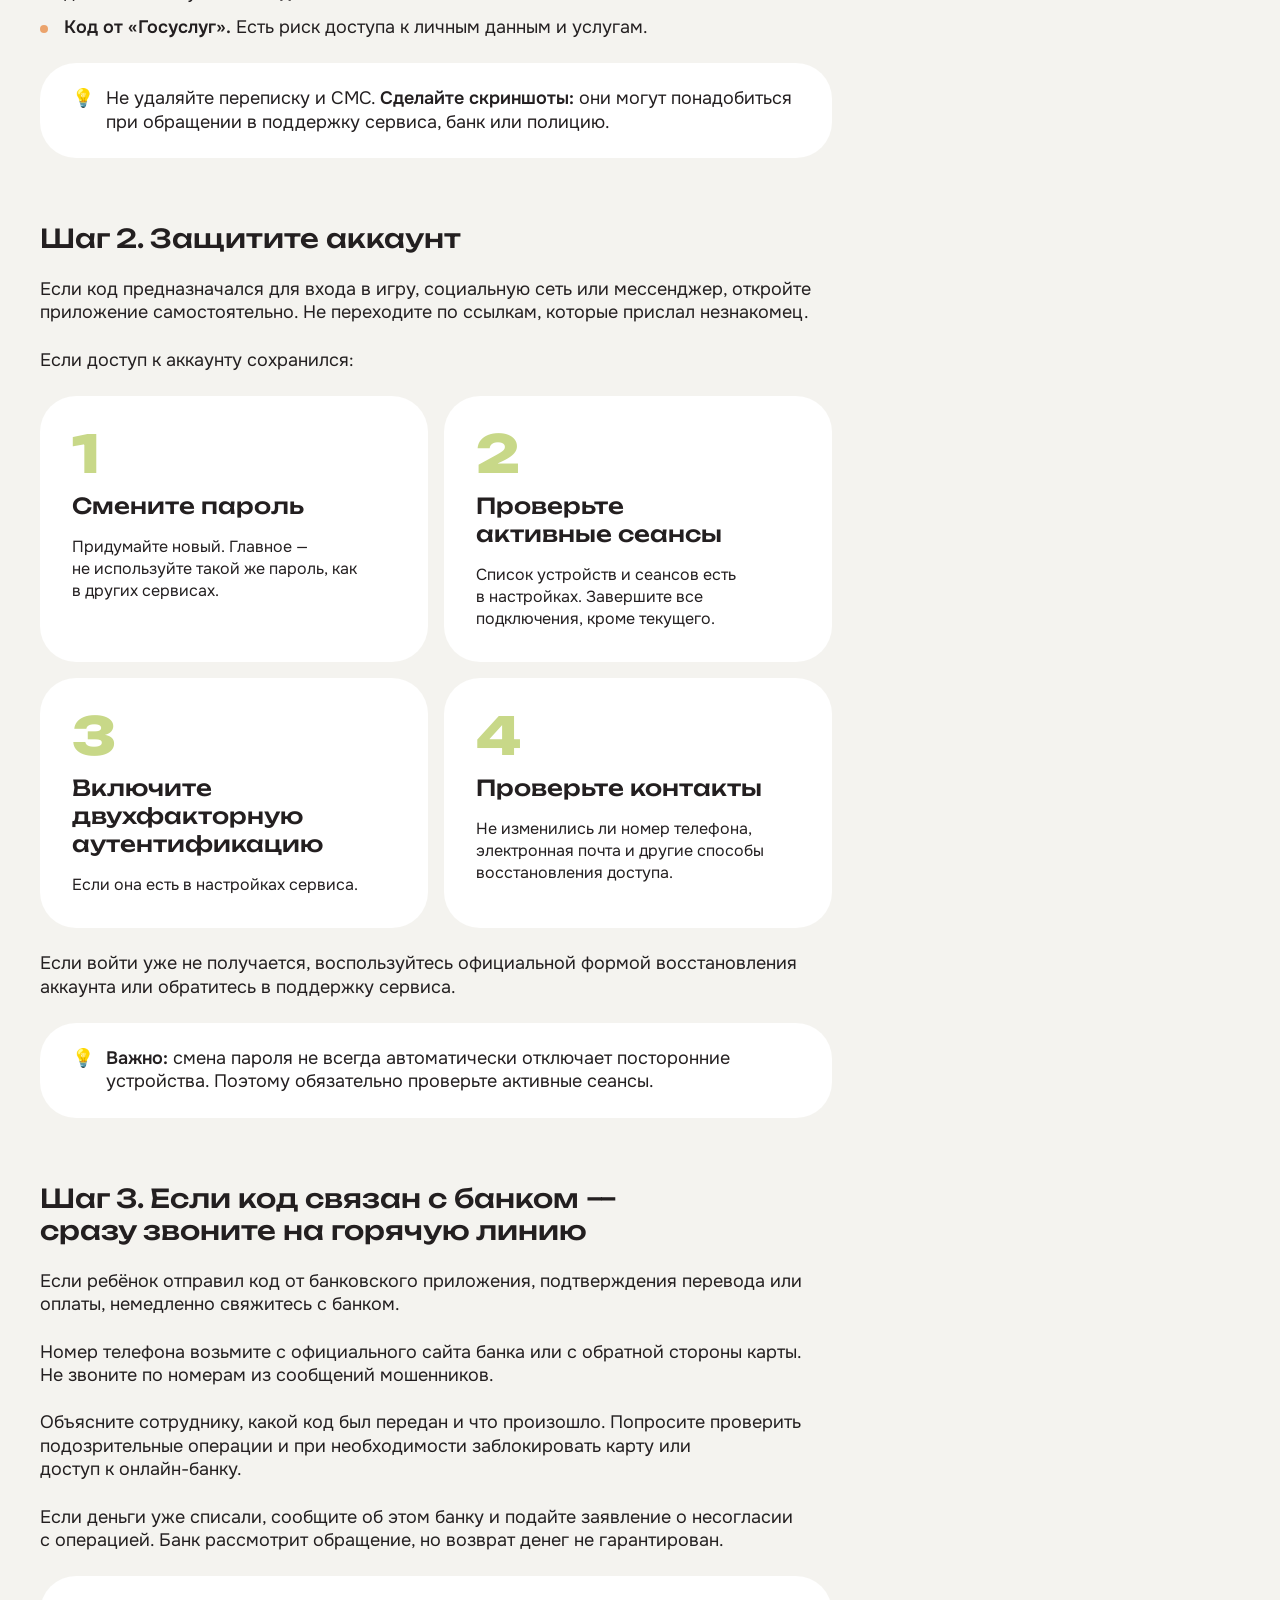
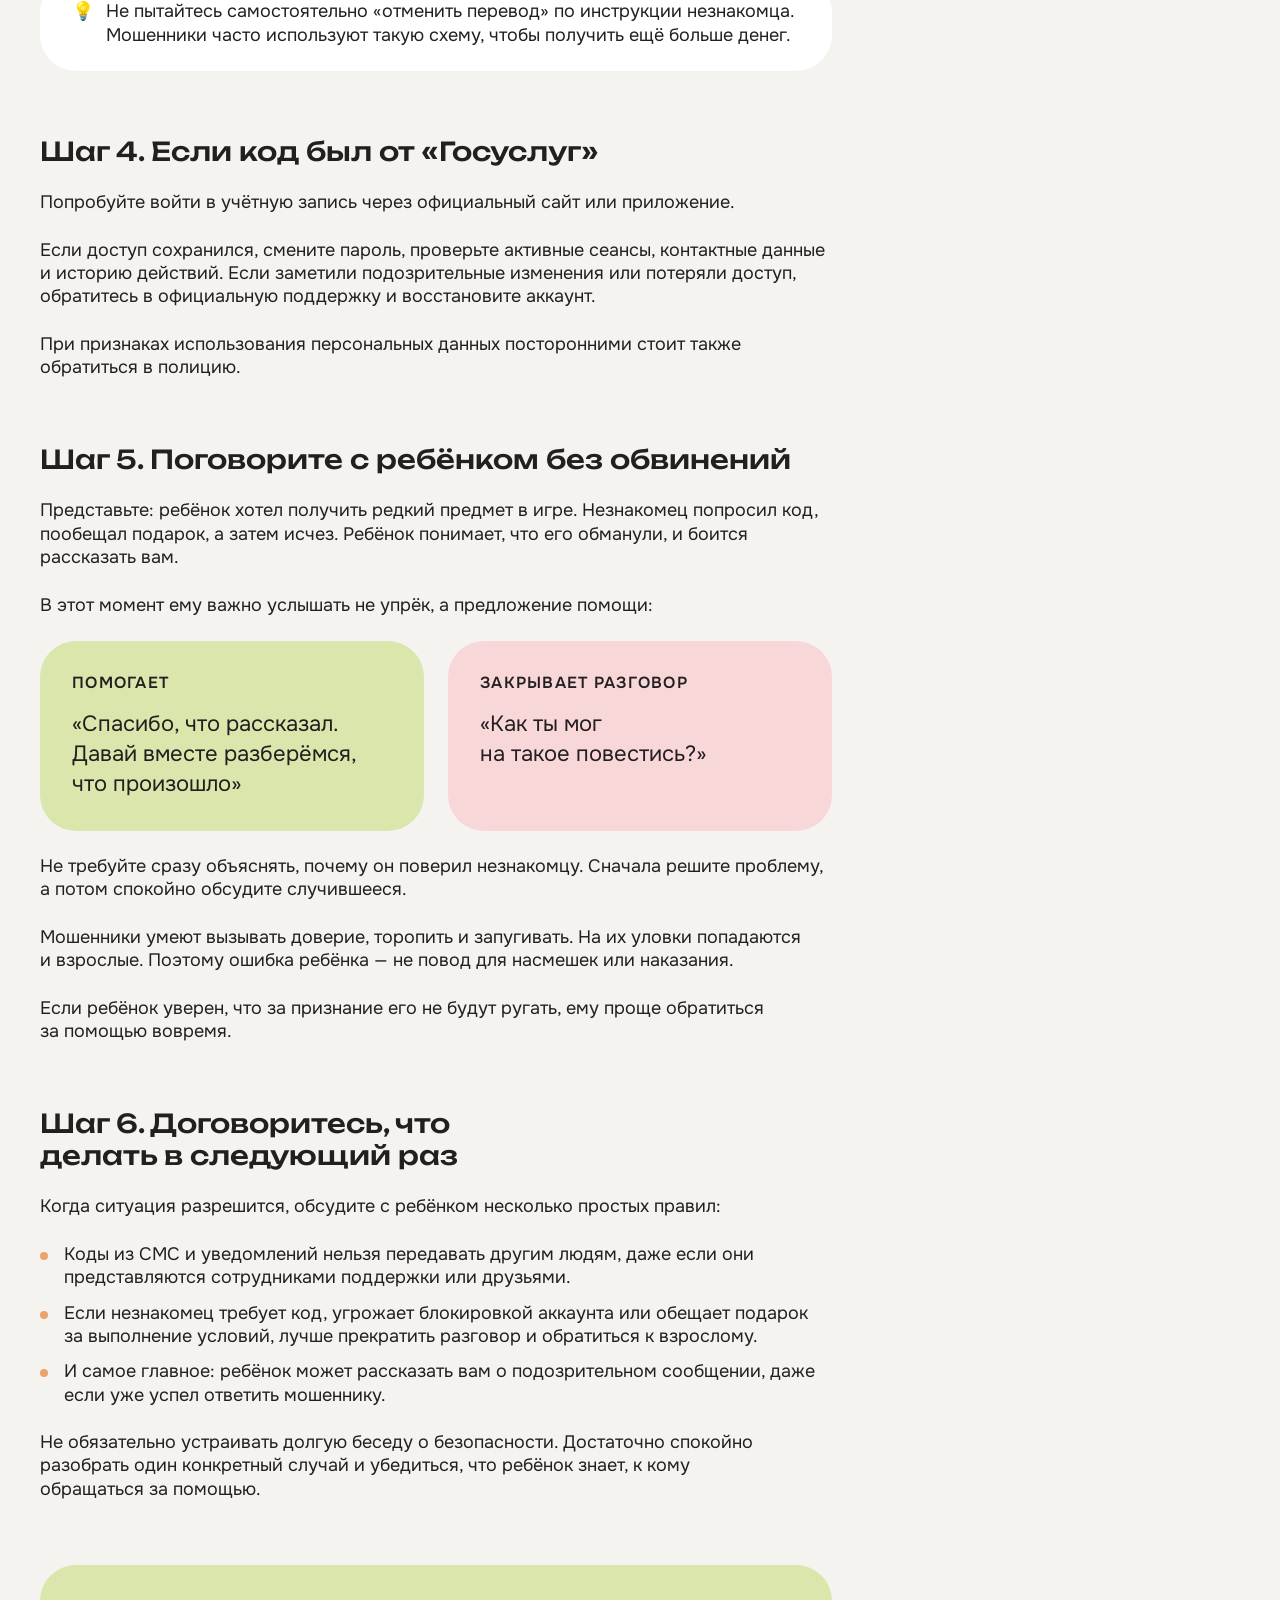
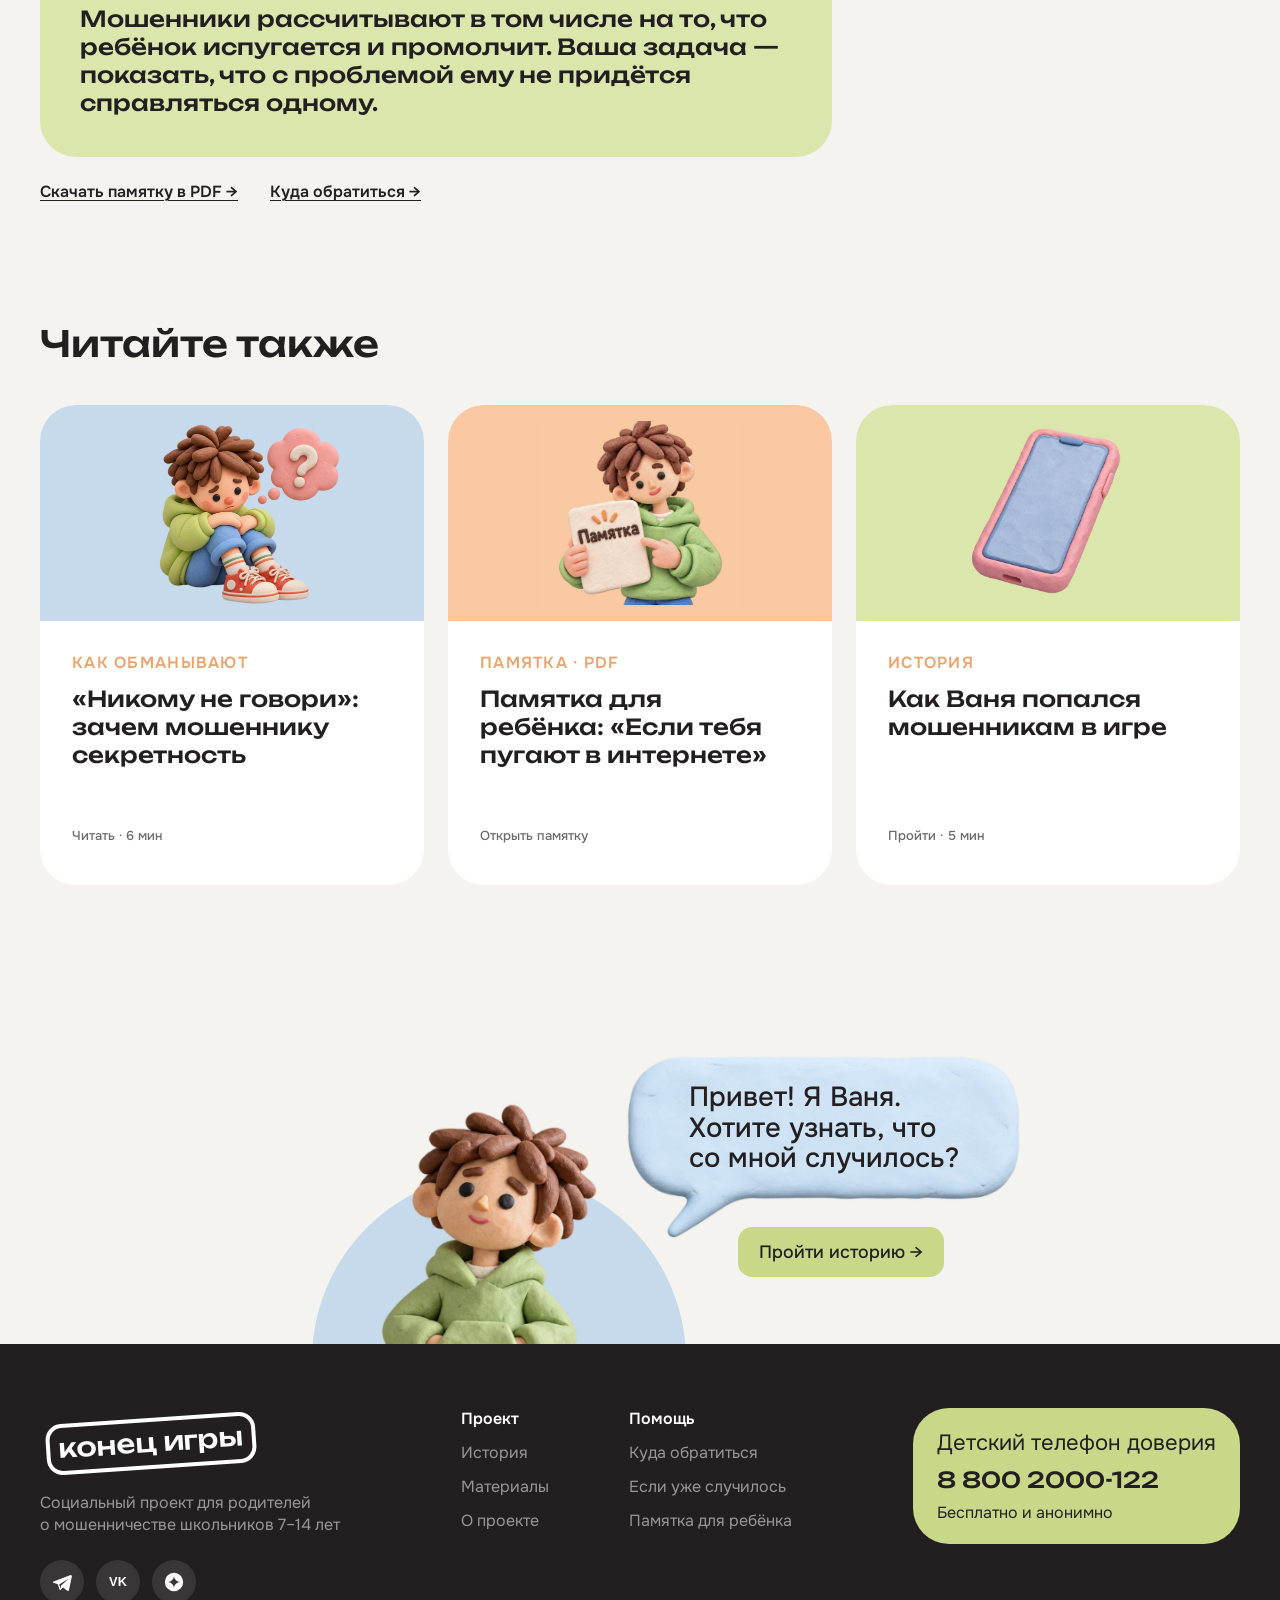
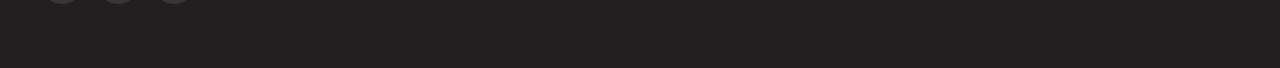
<file: articles/rebenok-skazal-moshennikam-kod.html>
<!doctype html>
<html lang="ru">
<head>
  <meta charset="utf-8">
  <meta name="viewport" content="width=device-width, initial-scale=1">
  <title>Ребёнок сказал мошенникам код: что делать родителям — Конец игры</title>
  <meta name="description" content="Ребёнок отправил незнакомцу код из СМС. Пошаговая инструкция для родителей: как понять, от чего был код, защитить аккаунт, позвонить в банк и поговорить с ребёнком без обвинений.">
  <link rel="canonical" href="https://endofthegame.ru/articles/rebenok-skazal-moshennikam-kod">
  <meta name="robots" content="index, follow">
  <meta name="theme-color" content="#f4f3ef">
  <link rel="icon" href="/favicon.ico" sizes="any">
  <link rel="icon" href="/icon-192.png" type="image/png" sizes="192x192">
  <link rel="apple-touch-icon" href="/apple-touch-icon.png">
  <link rel="manifest" href="/site.webmanifest">
  <meta property="og:type" content="article">
  <meta property="og:site_name" content="Конец игры">
  <meta property="og:locale" content="ru_RU">
  <meta property="og:url" content="https://endofthegame.ru/articles/rebenok-skazal-moshennikam-kod">
  <meta property="og:title" content="Ребёнок сказал мошенникам код: что делать">
  <meta property="og:description" content="Шесть шагов для родителей: понять, от чего был код, защитить аккаунт, позвонить в банк и спокойно поговорить с ребёнком.">
  <meta property="og:image" content="https://endofthegame.ru/assets/og/og-image-2.jpg">
  <meta property="og:image:width" content="1200">
  <meta property="og:image:height" content="630">
  <meta property="og:image:alt" content="Конец игры: пластилиновый Ваня со смартфоном и вопрос «Если ребёнок ошибётся, расскажет ли он вам?»">
  <meta name="twitter:card" content="summary_large_image">
  <meta name="twitter:title" content="Ребёнок сказал мошенникам код: что делать">
  <meta name="twitter:description" content="Шесть шагов для родителей: понять, от чего был код, защитить аккаунт, позвонить в банк и спокойно поговорить с ребёнком.">
  <meta name="twitter:image" content="https://endofthegame.ru/assets/og/og-image-2.jpg">
  <script type="application/ld+json">{"@context": "https://schema.org", "@type": "Article", "headline": "Ребёнок сказал мошенникам код: что делать", "description": "Пошаговая инструкция для родителей, если ребёнок отправил незнакомцу код из СМС.", "url": "https://endofthegame.ru/articles/rebenok-skazal-moshennikam-kod", "inLanguage": "ru", "datePublished": "2026-10-27", "image": "https://endofthegame.ru/assets/articles/phone-alarm.png", "author": {"@type": "Organization", "name": "Конец игры", "url": "https://endofthegame.ru/"}, "publisher": {"@type": "Organization", "name": "Конец игры", "url": "https://endofthegame.ru/"}, "isPartOf": {"@type": "WebSite", "name": "Конец игры", "url": "https://endofthegame.ru/"}, "breadcrumb": {"@type": "BreadcrumbList", "itemListElement": [{"@type": "ListItem", "position": 1, "name": "Конец игры", "item": "https://endofthegame.ru/"}, {"@type": "ListItem", "position": 2, "name": "Полезные материалы", "item": "https://endofthegame.ru/materials"}, {"@type": "ListItem", "position": 3, "name": "Ребёнок сказал мошенникам код: что делать", "item": "https://endofthegame.ru/articles/rebenok-skazal-moshennikam-kod"}]}}</script>
  <link rel="preconnect" href="https://fonts.googleapis.com">
  <link rel="preconnect" href="https://fonts.gstatic.com" crossorigin>
  <link href="https://fonts.googleapis.com/css2?family=Onest:wght@400;500;600&family=Unbounded:wght@500;800&display=swap" rel="stylesheet">
  <link rel="preload" as="image" href="/assets/articles/phone-alarm.webp">
  <link rel="stylesheet" href="/css/styles.css?v=202610290910">
  <!-- Yandex.Metrika counter -->
  <script type="text/javascript">
      (function(m,e,t,r,i,k,a){
          m[i]=m[i]||function(){(m[i].a=m[i].a||[]).push(arguments)};
          m[i].l=1*new Date();
          for (var j = 0; j < document.scripts.length; j++) {if (document.scripts[j].src === r) { return; }}
          k=e.createElement(t),a=e.getElementsByTagName(t)[0],k.async=1,k.src=r,a.parentNode.insertBefore(k,a)
      })(window, document,'script','https://mc.yandex.ru/metrika/tag.js?id=113775909', 'ym');

      ym(113775909, 'init', {ssr:true, webvisor:true, clickmap:true, ecommerce:"dataLayer", referrer: document.referrer, url: location.href, accurateTrackBounce:true, trackLinks:true});
  </script>
  <noscript><div><img src="https://mc.yandex.ru/watch/113775909" style="position:absolute; left:-9999px;" alt="" /></div></noscript>
  <!-- /Yandex.Metrika counter -->
</head>
<body>

<header class="header">
  <a class="nav-item" href="/">Спецпроект</a>
  <a class="header__logo" href="/" aria-label="Конец игры — на главную"><span class="logo">Конец игры</span></a>
  <button class="header__burger" type="button" aria-label="Меню" aria-expanded="false" data-burger><span></span></button>
  <nav class="header__menu" aria-label="Основное меню">
    <a class="nav-item" href="/help">Куда обратиться</a>
    <a class="nav-item is-active" href="/materials">Материалы</a>
  </nav>
</header>

<main class="page page--article">
  <article class="container">
    <!-- Шапка статьи: ссылка назад, рубрика и время чтения, заголовок, лид -->
    <header class="article-head">
      <a class="body-s article-back" href="/materials">← Все материалы</a>
      <p class="article-meta"><span class="eyebrow">Если уже случилось</span><span class="body-s article-meta__time">·  5 минут</span></p>
      <h1 class="h1">Ребёнок сказал мошенникам код: что делать</h1>
      <p class="lead">Ребёнок отправил незнакомцу код из&nbsp;СМС, а&nbsp;потом рассказал об&nbsp;этом вам. Не&nbsp;спешите ругать его или забирать телефон. Сначала нужно выяснить, для чего предназначался код, и&nbsp;защитить&nbsp;аккаунты.</p>
    </header>
    <!-- Обложка: цвет фона — article-cover--pink / --blue / --peach, по умолчанию лаймовый -->
    <div class="article-cover article-cover--pink">
      <img decoding="async" src="/assets/articles/phone-alarm.webp" alt="Телефон, будильник и щит с галочкой: действовать нужно быстро" width="640" height="348">
    </div>

    <div class="article-body">
      <section class="article-section">
        <h2 class="h3">Шаг 1. Выясните, какой код отправил ребёнок</h2>
        <p class="body">Не&nbsp;каждый код из&nbsp;СМС даёт доступ к&nbsp;деньгам, но&nbsp;некоторые позволяют войти в&nbsp;аккаунт, сменить пароль или подтвердить&nbsp;операцию.</p>
        <p class="body">Попросите ребёнка показать сообщение с&nbsp;кодом и&nbsp;переписку с&nbsp;человеком, которому он&nbsp;его отправил. Обратите внимание на&nbsp;отправителя и&nbsp;текст СМС: там часто указано, для какого сервиса предназначен код и&nbsp;что&nbsp;он&nbsp;подтверждает.</p>
        <p class="body">Это может&nbsp;быть:</p>
        <ul class="article-list body">
          <li><b>Код от&nbsp;игры или социальной сети.</b> Мошенник использует его для входа в&nbsp;аккаунт&nbsp;ребёнка.</li>
          <li><b>Код от&nbsp;банка.</b> Он&nbsp;может подтверждать вход или финансовую операцию. В&nbsp;этом случае действовать нужно <b>немедленно</b>.</li>
          <li><b>Код от&nbsp;«Госуслуг».</b> Есть риск доступа к&nbsp;личным данным&nbsp;и&nbsp;услугам.</li>
        </ul>
        <div class="article-tip body"><span aria-hidden="true">💡</span><p>Не&nbsp;удаляйте переписку и&nbsp;СМС. <b>Сделайте скриншоты:</b> они могут понадобиться при обращении в&nbsp;поддержку сервиса, банк или&nbsp;полицию.</p></div>
      </section>

      <section class="article-section">
        <h2 class="h3">Шаг 2. Защитите аккаунт</h2>
        <p class="body">Если код предназначался для входа в&nbsp;игру, социальную сеть или мессенджер, откройте приложение самостоятельно. Не&nbsp;переходите по&nbsp;ссылкам, которые прислал&nbsp;незнакомец.</p>
        <p class="body">Если доступ к&nbsp;аккаунту&nbsp;сохранился:</p>
        <ol class="article-steps" role="list">
          <li class="article-step">
            <div class="article-step__top"><span class="number" aria-hidden="true">1</span><h3 class="h4">Смените пароль</h3></div>
            <p class="body-s">Придумайте новый. Главное&nbsp;— не&nbsp;используйте такой же&nbsp;пароль, как в&nbsp;других&nbsp;сервисах.</p>
          </li>
          <li class="article-step">
            <div class="article-step__top"><span class="number" aria-hidden="true">2</span><h3 class="h4">Проверьте активные сеансы</h3></div>
            <p class="body-s">Список устройств и&nbsp;сеансов есть в&nbsp;настройках. Завершите все подключения, кроме&nbsp;текущего.</p>
          </li>
          <li class="article-step">
            <div class="article-step__top"><span class="number" aria-hidden="true">3</span><h3 class="h4">Включите двухфакторную аутентификацию</h3></div>
            <p class="body-s">Если она есть в&nbsp;настройках&nbsp;сервиса.</p>
          </li>
          <li class="article-step">
            <div class="article-step__top"><span class="number" aria-hidden="true">4</span><h3 class="h4">Проверьте контакты</h3></div>
            <p class="body-s">Не&nbsp;изменились ли&nbsp;номер телефона, электронная почта и&nbsp;другие способы восстановления&nbsp;доступа.</p>
          </li>
        </ol>
        <p class="body">Если войти уже не&nbsp;получается, воспользуйтесь официальной формой восстановления аккаунта или обратитесь в&nbsp;поддержку&nbsp;сервиса.</p>
        <div class="article-tip body"><span aria-hidden="true">💡</span><p><b>Важно:</b> смена пароля не&nbsp;всегда автоматически отключает посторонние устройства. Поэтому обязательно проверьте активные&nbsp;сеансы.</p></div>
      </section>

      <section class="article-section">
        <h2 class="h3">Шаг 3. Если код связан с&nbsp;банком&nbsp;— сразу звоните на&nbsp;горячую линию</h2>
        <p class="body">Если ребёнок отправил код от&nbsp;банковского приложения, подтверждения перевода или оплаты, немедленно свяжитесь&nbsp;с&nbsp;банком.</p>
        <p class="body">Номер телефона возьмите с&nbsp;официального сайта банка или с&nbsp;обратной стороны карты. Не&nbsp;звоните по&nbsp;номерам из&nbsp;сообщений&nbsp;мошенников.</p>
        <p class="body">Объясните сотруднику, какой код был передан и&nbsp;что произошло. Попросите проверить подозрительные операции и&nbsp;при необходимости заблокировать карту или доступ&nbsp;к&nbsp;онлайн-банку.</p>
        <p class="body">Если деньги уже списали, сообщите об&nbsp;этом банку и&nbsp;подайте заявление о&nbsp;несогласии с&nbsp;операцией. Банк рассмотрит обращение, но&nbsp;возврат денег&nbsp;не&nbsp;гарантирован.</p>
        <div class="article-tip body"><span aria-hidden="true">💡</span><p>Не&nbsp;пытайтесь самостоятельно «отменить перевод» по&nbsp;инструкции незнакомца. Мошенники часто используют такую схему, чтобы получить ещё больше&nbsp;денег.</p></div>
      </section>

      <section class="article-section">
        <h2 class="h3">Шаг 4. Если код был от&nbsp;«Госуслуг»</h2>
        <p class="body">Попробуйте войти в&nbsp;учётную запись через официальный сайт или&nbsp;приложение.</p>
        <p class="body">Если доступ сохранился, смените пароль, проверьте активные сеансы, контактные данные и&nbsp;историю действий. Если заметили подозрительные изменения или потеряли доступ, обратитесь в&nbsp;официальную поддержку и&nbsp;восстановите&nbsp;аккаунт.</p>
        <p class="body">При признаках использования персональных данных посторонними стоит также обратиться&nbsp;в&nbsp;полицию.</p>
      </section>

      <section class="article-section">
        <h2 class="h3">Шаг 5. Поговорите с&nbsp;ребёнком без обвинений</h2>
        <p class="body">Представьте: ребёнок хотел получить редкий предмет в&nbsp;игре. Незнакомец попросил код, пообещал подарок, а&nbsp;затем исчез. Ребёнок понимает, что его обманули, и&nbsp;боится рассказать&nbsp;вам.</p>
        <p class="body">В&nbsp;этот момент ему важно услышать не&nbsp;упрёк, а&nbsp;предложение&nbsp;помощи:</p>
        <div class="article-phrases">
          <div class="article-phrase">
            <p class="article-phrase__tag">Помогает</p>
            <ul><li>«Спасибо, что рассказал. Давай вместе разберёмся, что&nbsp;произошло»</li></ul>
          </div>
          <div class="article-phrase article-phrase--no">
            <p class="article-phrase__tag">Закрывает&nbsp;разговор</p>
            <ul><li>«Как ты&nbsp;мог на&nbsp;такое&nbsp;повестись?»</li></ul>
          </div>
        </div>
        <p class="body">Не&nbsp;требуйте сразу объяснять, почему он&nbsp;поверил незнакомцу. Сначала решите проблему, а&nbsp;потом спокойно обсудите&nbsp;случившееся.</p>
        <p class="body">Мошенники умеют вызывать доверие, торопить и&nbsp;запугивать. На&nbsp;их&nbsp;уловки попадаются и&nbsp;взрослые. Поэтому ошибка ребёнка&nbsp;— не&nbsp;повод для насмешек или&nbsp;наказания.</p>
        <p class="body">Если ребёнок уверен, что за&nbsp;признание его не&nbsp;будут ругать, ему проще обратиться за&nbsp;помощью&nbsp;вовремя.</p>
      </section>

      <section class="article-section">
        <h2 class="h3">Шаг 6. Договоритесь, что делать в&nbsp;следующий раз</h2>
        <p class="body">Когда ситуация разрешится, обсудите с&nbsp;ребёнком несколько простых&nbsp;правил:</p>
        <ul class="article-list body">
          <li>Коды из&nbsp;СМС и&nbsp;уведомлений нельзя передавать другим людям, даже если они представляются сотрудниками поддержки или&nbsp;друзьями.</li>
          <li>Если незнакомец требует код, угрожает блокировкой аккаунта или обещает подарок за&nbsp;выполнение условий, лучше прекратить разговор и&nbsp;обратиться&nbsp;к&nbsp;взрослому.</li>
          <li>И&nbsp;самое главное: ребёнок может рассказать вам о&nbsp;подозрительном сообщении, даже если уже успел ответить&nbsp;мошеннику.</li>
        </ul>
        <p class="body">Не&nbsp;обязательно устраивать долгую беседу о&nbsp;безопасности. Достаточно спокойно разобрать один конкретный случай и&nbsp;убедиться, что ребёнок знает, к&nbsp;кому обращаться&nbsp;за&nbsp;помощью.</p>
      </section>

      <section class="article-section">
        <p class="article-outro h4">Мошенники рассчитывают в&nbsp;том числе на&nbsp;то, что ребёнок испугается и&nbsp;промолчит. Ваша задача&nbsp;— показать, что с&nbsp;проблемой ему не&nbsp;придётся справляться&nbsp;одному.</p>
        <div class="article-links">
          <a class="article-link" href="/assets/pamyatka-dlya-roditeley.pdf" target="_blank" rel="noopener">Скачать памятку в&nbsp;PDF →</a>
          <a class="article-link" href="/help">Куда обратиться →</a>
        </div>
      </section>
    </div>

    <!-- Читайте также: те же карточки .mat-card, что на странице «Материалы» -->
    <section class="article-more" aria-labelledby="more-title">
      <h2 class="h2" id="more-title">Читайте также</h2>
      <div class="mat-grid">
        <a class="mat-card" href="/articles/nikomu-ne-govori-sekretnost">
          <div class="mat-card__art mat-card__art--blue"><img decoding="async" loading="lazy" src="/assets/articles/boy-question.webp" alt="" width="320" height="184"></div>
          <div class="mat-card__text">
            <div class="mat-card__top"><p class="eyebrow">Как обманывают</p><h3 class="h4">«Никому не&nbsp;говори»: зачем мошеннику секретность</h3></div>
            <p class="mat-card__more">Читать · 6&nbsp;мин</p>
          </div>
        </a>
        <a class="mat-card" href="/assets/pamyatka-dlya-rebenka.pdf" target="_blank" rel="noopener">
          <div class="mat-card__art mat-card__art--peach"><img decoding="async" loading="lazy" src="/assets/memo-boy.webp?v=2" alt="" width="320" height="184"></div>
          <div class="mat-card__text">
            <div class="mat-card__top"><p class="eyebrow">Памятка ·&nbsp;PDF</p><h3 class="h4">Памятка для ребёнка: «Если тебя пугают в&nbsp;интернете»</h3></div>
            <p class="mat-card__more">Открыть&nbsp;памятку</p>
          </div>
        </a>
        <a class="mat-card" href="/story">
          <div class="mat-card__art"><img decoding="async" loading="lazy" src="/assets/articles/phone.webp" alt="" width="320" height="184"></div>
          <div class="mat-card__text">
            <div class="mat-card__top"><p class="eyebrow">История</p><h3 class="h4">Как Ваня попался мошенникам в&nbsp;игре</h3></div>
            <p class="mat-card__more">Пройти · 5&nbsp;мин</p>
          </div>
        </a>
      </div>
    </section>
  </article>

  <!-- Финальный призыв -->
  <section class="final" aria-label="Пройти историю">
    <div class="final__stage" data-fit>
      <div class="final__vanya">
      <div class="circle" style="left:351px;top:189px;width:421px;height:421px;background:var(--blue-200)"></div>
      <picture><source media="(max-width: 600px)" srcset="/assets/m/m-cta-teen.webp"><img decoding="async" loading="lazy" class="deco" src="/assets/teen-final.webp" alt="Ваня" style="left:422px;top:109px;width:259px;height:482px"></picture>
      </div>
      <div class="final__bubble">
      <picture><source media="(max-width: 600px)" srcset="/assets/m/m-cta-bubble.webp"><img decoding="async" loading="lazy" class="deco" src="/assets/bubble-blue-large.webp" alt="" style="left:680px;top:0;width:492px;height:306px"></picture>
      <p class="bubble-text" style="left:707px;top:58px;width:439px;height:160px"><span>Привет! Я&nbsp;Ваня.<br>Хотите узнать, что<br>со&nbsp;мной&nbsp;случилось?</span></p>
      </div>
      <a class="btn final__btn" href="/story" style="position:absolute;left:830px;top:250px">Пройти историю →</a>
    </div>
  </section>
</main>

<footer class="footer">
  <div class="container footer__inner">
    <div class="footer__about">
      <span class="logo logo--footer">Конец игры</span>
      <p class="body-s">Социальный проект для&nbsp;родителей<br>о&nbsp;мошенничестве школьников 7–14&nbsp;лет</p>
      <ul class="socials" aria-label="Мы в соцсетях">
        <li><a class="socials__link" href="https://t.me/endofthegame2" target="_blank" rel="noopener" aria-label="Telegram" title="Telegram"><svg viewBox="0 0 24 24" aria-hidden="true"><path fill="currentColor" d="M21.4 4.3 2.9 11.4c-1.2.5-1.2 1.2-.2 1.5l4.7 1.5 1.8 5.5c.2.6.4.8.8.8s.6-.2.9-.5l2.3-2.2 4.7 3.5c.9.5 1.5.2 1.7-.8l3.1-14.5c.3-1.3-.5-1.8-1.3-1.5Zm-12.5 10.5 8.9-5.6c.4-.3.8-.1.5.2l-7.5 6.8-.3 3.1-1.6-4.5Z"/></svg></a></li>
        <li><a class="socials__link" href="https://vk.ru/club242560627" target="_blank" rel="noopener" aria-label="ВКонтакте" title="ВКонтакте"><svg viewBox="0 0 24 24" aria-hidden="true"><text x="12" y="16.2" text-anchor="middle" fill="currentColor" font-family="Arial, sans-serif" font-weight="700" font-size="14">VK</text></svg></a></li>
        <li><a class="socials__link" href="https://dzen.ru/endofthegame" target="_blank" rel="noopener" aria-label="Дзен" title="Дзен"><svg viewBox="0 0 24 24" aria-hidden="true"><path fill="currentColor" fill-rule="evenodd" d="M12 2a10 10 0 1 1 0 20 10 10 0 0 1 0-20Zm0 3.2c-.15 3.75-3.05 6.65-6.8 6.8 3.75.15 6.65 3.05 6.8 6.8.15-3.75 3.05-6.65 6.8-6.8-3.75-.15-6.65-3.05-6.8-6.8Z"/></svg></a></li>
      </ul>
    </div>
    <nav class="footer__nav" aria-label="Подвал">
      <div class="footer__col">
        <span class="footer__col-title">Проект</span>
        <a href="/story">История</a>
        <a href="/materials">Материалы</a>
        <a href="/about">О&nbsp;проекте</a>
      </div>
      <div class="footer__col">
        <span class="footer__col-title">Помощь</span>
        <a href="/help">Куда обратиться</a>
        <a href="/#if-happened">Если уже случилось</a>
        <a href="/materials">Памятка для&nbsp;ребёнка</a>
      </div>
    </nav>
    <a class="hotline" href="tel:88002000122">
      <span class="hotline__title">Детский телефон доверия</span>
      <span class="hotline__phone">8 800 2000-122</span>
      <span class="body-s">Бесплатно и&nbsp;анонимно</span>
    </a>
  </div>
</footer>

<script src="/js/fit.js?v=202610290910"></script>
<script src="/js/menu.js?v=202610290910"></script>
<script src="/js/page-motion.js?v=202610290910"></script>
</body>
</html>
</file>
<file: css/styles.css>
/* «Конец игры» — стили сайта по макету в Figma (страница «сайт финалим») */

/* ---------- Токены ---------- */
:root {
  --bg-page: #f4f3ef;
  --bg-surface: #ffffff;
  --bg-inverse: #231f20;
  --text-primary: #231f20;
  --text-secondary: #6e6a6b;
  --text-on-dark: #ffffff;
  --text-on-dark-secondary: #9b9799;

  --lime-500: #c8d888;
  --lime-200: #dbe6ac;
  --pink-500: #edaaae;
  --pink-200: #f8d7d9;
  --blue-500: #92b2ce;
  --blue-200: #c7daec;
  --peach-500: #eba36c;
  --peach-200: #f9c8a2;

  --radius-s: 12px;
  --radius-m: 16px;
  --radius-l: 36px;
  --radius-full: 999px;

  --container: 1200px;
  --header-width: 1320px;
  --section-gap: 120px;

  --font-heading: "Unbounded", system-ui, sans-serif;
  --font-text: "Onest", system-ui, sans-serif;
}

/* ---------- База ---------- */
*,
*::before,
*::after { box-sizing: border-box; }

/* Без висячих слов: заголовки ровными строками, абзацы без одного слова в последней строке */
h1, h2, h3, h4 { text-wrap: balance; }
/* p, li без text-wrap: pretty: он рвал строки раньше времени и давал дыры в тексте; висячие слова держит &nbsp; */

html { -webkit-text-size-adjust: 100%; }

body {
  margin: 0;
  background: var(--bg-page);
  color: var(--text-primary);
  font-family: var(--font-text);
  font-size: 18px;
  line-height: 1.3;
}

/* Иллюстрации-коллажи выходят за край макета — обрезаем по ширине окна */
main { overflow-x: clip; }

h1, h2, h3, h4, p, ul { margin: 0; }
ul { padding: 0; list-style: none; }
a { color: inherit; text-decoration: none; }
img { display: block; max-width: none; }

/* Картинка ещё не выгружена — не показываем значок битого файла */
img.is-missing { visibility: hidden; }

.container {
  width: 100%;
  max-width: calc(var(--container) + 40px);
  margin: 0 auto;
  padding: 0 20px;
}

/* ---------- Типографика ---------- */
.h1 { font: 500 60px/68px var(--font-heading); }
.h2 { font: 500 36px/42px var(--font-heading); }
.h3 { font: 500 26px/32px var(--font-heading); }
.h4 { font: 500 22px/28px var(--font-heading); }
.number { font: 800 52px/52px var(--font-heading); color: var(--lime-500); }
.lead { font: 400 22px/30px var(--font-text); }
.body { font: 400 18px/1.3 var(--font-text); }
.body-s { font: 400 16px/22px var(--font-text); }
.label { font: 600 16px/22px var(--font-text); }
.eyebrow {
  font: 600 16px/20px var(--font-text);
  letter-spacing: 0.08em;
  text-transform: uppercase;
  color: var(--peach-500);
}
.center { text-align: center; }

.section { margin-top: var(--section-gap); }
.section__title { margin-bottom: 48px; text-align: center; }

/* ---------- Кнопки и чипы ---------- */
.btn {
  display: inline-flex;
  align-items: center;
  justify-content: center;
  gap: 8px;
  padding: 16px 24px;
  border: 0;
  border-radius: var(--radius-m);
  background: var(--lime-500);
  color: var(--text-primary);
  font: 500 20px/24px var(--font-text);
  cursor: pointer;
  white-space: nowrap;
  transition: filter .15s ease, transform .15s ease;
}
.btn:hover { filter: brightness(0.96); }
.btn:active { transform: translateY(1px); }
.btn:focus-visible,
.chip:focus-visible,
.nav-item:focus-visible { outline: 3px solid var(--blue-500); outline-offset: 2px; }
.btn--pink { background: var(--pink-500); }
.btn--white { background: var(--bg-surface); }
.btn--s { padding: 12px 16px; font-size: 16px; line-height: 20px; }

.chip {
  display: inline-flex;
  align-items: center;
  padding: 8px 12px;
  border-radius: var(--radius-s);
  background: var(--bg-surface);
  font: 500 16px/20px var(--font-text);
  white-space: nowrap;
}
.chip:hover { background: var(--bg-page); }

/* ---------- Логотип ---------- */
.logo {
  position: relative;
  display: inline-flex;
  align-items: flex-end;
  justify-content: center;
  padding: 9px 12px 10.5px;
  border-radius: 12px;
  background: var(--peach-500);
  color: #fff;
  font: 500 19.5px/23.5px var(--font-heading);
  text-transform: lowercase;
  white-space: nowrap;
  transform: rotate(-3.92deg);
}
.logo::after {
  content: "";
  position: absolute;
  inset: 2.6px 3.1px;
  border: 3px solid #fff;
  border-radius: 12px;
  pointer-events: none;
}
.logo--footer {
  padding: 12px 16px 14px;
  background: transparent;
  font-size: 26px;
  line-height: 31.4px;
  transform: rotate(-3.9deg);
}
.logo--footer::after { inset: 3.4px 4.2px; border-width: 4px; border-radius: 16px; }

/* Плашка «история Вани» в шапке истории */
.logo-story { position: relative; display: inline-block; width: 199px; height: 68px; }
.logo-story .logo { position: absolute; left: 1px; top: 1px; transform: rotate(1.08deg); }
.logo-story__tag {
  position: absolute;
  left: 80px;
  top: 32px;
  padding: 7.4px 7.2px 8.3px;
  border-radius: 7.2px;
  background: var(--blue-500);
  color: #fff;
  font: 500 11.75px/10px var(--font-heading);
  white-space: nowrap;
  transform: rotate(-4.37deg);
}

/* ---------- Шапка ---------- */
.header {
  position: absolute;
  z-index: 20;
  top: 24px;
  left: 50%;
  display: flex;
  align-items: center;
  justify-content: space-between;
  width: min(var(--header-width), calc(100% - 40px));
  height: 68px;
  padding: 12px;
  border-radius: var(--radius-full);
  background: rgba(255, 255, 255, 0.3);
  -webkit-backdrop-filter: blur(20px);
  backdrop-filter: blur(20px);
  transform: translateX(-50%);
}
/* На компьютере шапка закреплена сверху при прокрутке (кроме истории) */
.header:not(.header--story) { position: fixed; }
.header { transition: background-color .3s ease; }
.header.is-scrolled { background: rgba(243, 242, 238, .85); }
.header__menu { display: flex; gap: 12px; }
.header__logo { position: absolute; left: 50%; top: 50%; transform: translate(-50%, -50%); }

.nav-item {
  display: inline-flex;
  align-items: center;
  justify-content: center;
  padding: 12px 16px;
  border-radius: var(--radius-m);
  background: var(--bg-page);
  font: 500 16px/20px var(--font-text);
  white-space: nowrap;
}
.nav-item:hover { background: var(--bg-surface); }
.nav-item.is-active { background: var(--lime-500); }
.nav-item--surface { background: var(--bg-surface); color: var(--text-secondary); }
.nav-item--surface:hover { color: var(--text-primary); }

/* Шапка истории: лого слева, прогресс по центру, выход справа */
.header--story { background: transparent; backdrop-filter: none; -webkit-backdrop-filter: none; padding: 12px 0; }
.header--story .header__side { flex: 1 0 0; display: flex; }
.header--story .header__side--end { justify-content: flex-end; }
.header--story .logo-story { position: absolute; left: 0; top: 10px; }

.progress {
  display: flex;
  align-items: center;
  justify-content: space-between;
  gap: 16px;
  min-width: 330px;
  height: 42px;
  padding: 11.6px;
  white-space: nowrap;
  border-radius: 16px;
  background: var(--bg-surface);
  font: 400 18.5px/25.5px var(--font-text);
}
.progress__bars { display: flex; gap: 7px; }
.progress__bar { width: 32.4px; height: 9.3px; border-radius: 4px; background: var(--bg-page); }
.progress__bar.is-done { background: var(--lime-500); }
.progress--pink .progress__bar.is-done { background: var(--pink-500); }

/* ---------- Подвал ---------- */
.footer {
  margin-top: var(--section-gap);
  padding: 64px 0;
  background: var(--bg-inverse);
  color: var(--text-on-dark-secondary);
}
.footer__inner { display: flex; align-items: flex-start; justify-content: space-between; gap: 40px; }
.footer__about { display: flex; flex-direction: column; gap: 20px; }
.footer__about .logo { align-self: flex-start; margin: 7px 0 0 2px; }
.footer__nav { display: flex; gap: 80px; font: 400 16px/22px var(--font-text); }
.footer__col { display: flex; flex-direction: column; gap: 12px; }
.footer__col-title { font-weight: 600; color: var(--text-on-dark); }
.footer__col a:hover { color: var(--text-on-dark); }
.hotline {
  display: flex;
  flex-direction: column;
  gap: 8px;
  padding: 20px 24px;
  border-radius: var(--radius-l);
  background: var(--lime-500);
  color: var(--text-primary);
  white-space: nowrap;
}
.hotline__title { font: 400 22px/30px var(--font-text); }
.hotline__phone { font: 500 22px/28px var(--font-heading); }

/* Абсолютно позиционированные иллюстрации (координаты из макета) */
.deco { position: absolute; pointer-events: none; user-select: none; }
.screen img.gift-link { pointer-events: auto; cursor: pointer; }
.age-bubble img { position: absolute; inset: 0; width: 100%; height: 100%; }
.circle { position: absolute; border-radius: 50%; }

/* =========================================================
   Главная
   ========================================================= */
.hero {
  --dx: 0px;
  position: relative;
  width: 1440px;
  overflow: hidden;
  height: 1435px;
  margin: 0 auto;
}
.hero [data-a="right"] { translate: var(--dx) 0; }
.hero [data-a="center"] { translate: calc(var(--dx) / 2) 0; }
.hero__glow {
  position: absolute;
  left: 230px;
  top: 150px;
  width: 980px;
  height: 640px;
  border-radius: 50%;
  background: radial-gradient(closest-side, var(--bg-page) 55%, rgba(244, 243, 239, 0) 100%);
  filter: blur(40px);
}
.hero__title {
  position: absolute;
  left: 293px;
  top: 261px;
  width: 855px;
  display: flex;
  flex-direction: column;
  align-items: center;
  gap: 48px;
  text-align: center;
}
.hero__title .lead { width: 495px; text-wrap: balance; }
.hero__title .h1, .hero__intro .lead { text-wrap: balance; }
.hero__intro {
  position: absolute;
  left: 842px;
  top: 975px;
  width: 478px;
  display: flex;
  flex-direction: column;
  align-items: flex-start;
  gap: 40px;
}

/* Реплика героя поверх облачка-картинки */
/* Финальное облачко: текст по центру тела облачка */
.final__bubble .bubble-text { display: flex; align-items: center; justify-content: center; }
.bubble-text {
  position: absolute;
  font: 500 31px/1.1 var(--font-text);
}

/* Карточки возрастов */
.ages { display: grid; grid-template-columns: repeat(4, 1fr); gap: 20px; }
.age-card {
  position: relative;
  height: 436px;
  padding: 32px 30px;
  border-radius: var(--radius-l);
  background: var(--bg-surface);
  overflow: hidden;
}
.age-card--lime { background: var(--lime-200); }
.age-card__text { position: relative; z-index: 1; display: flex; flex-direction: column; gap: 16px; width: 243px; }
.age-card .btn { position: absolute; left: 15px; right: 15px; bottom: 16px; }
.age-card__snippet { position: absolute; font: 400 18px/1.3 var(--font-text); white-space: nowrap; }
.age-card__snippet--code { font-size: 22px; line-height: 30px; }

/* Карточки этапов */
.stages { display: grid; grid-template-columns: 740px 1fr; gap: 20px; }
.stages > :nth-child(3) { grid-column: auto; }
.stages--bottom { grid-template-columns: 440px 1fr; margin-top: 20px; }
.stage-card {
  position: relative;
  display: flex;
  flex-direction: column;
  justify-content: space-between;
  height: 300px;
  padding: 32px 30px 30px;
  border-radius: var(--radius-l);
  overflow: hidden;
}
.stage-card__text { position: relative; z-index: 1; display: flex; flex-direction: column; gap: 16px; max-width: 440px; }
.stage-card__step { position: relative; z-index: 1; font: 600 16px/22px var(--font-text); }
.stage-card--lime { background: var(--lime-200); }
.stage-card--pink { background: var(--pink-200); }
.stage-card--blue { background: var(--blue-200); }
.stage-card--peach { background: var(--peach-200); }
.stage-card__chips { position: relative; z-index: 1; display: flex; flex-wrap: wrap; gap: 8px; }

/* Как устроена история */
.how { position: relative; height: 618px; }
.how__title { position: relative; z-index: 1; }
.how__list { position: absolute; left: 120px; top: 147px; width: 525px; display: flex; flex-direction: column; gap: 16px; margin: 0; padding: 0; list-style: none; }
.option-card {
  display: flex;
  align-items: flex-start;
  gap: 16px;
  padding: 16px 20px;
  border-radius: var(--radius-l);
  background: var(--bg-surface);
}
.option-card .number { flex: 0 0 48px; text-align: center; }
.option-card .lead { flex: 1; }
.how__art { position: absolute; left: 814px; top: 74px; width: 544px; height: 544px; }

/* Если уже случилось — аккордеон */
.steps { display: flex; flex-direction: column; gap: 20px; }
.steps__more { display: flex; flex-wrap: wrap; justify-content: center; gap: 12px; margin-top: 40px; }
.step {
  border-radius: var(--radius-l);
  background: var(--bg-surface);
  transition: background .2s ease;
}
.step[open] { background: var(--lime-500); }
.step__head {
  display: flex;
  align-items: center;
  justify-content: space-between;
  gap: 24px;
  padding: 32px;
  cursor: pointer;
  list-style: none;
}
.step__head::-webkit-details-marker { display: none; }
.step__title { display: flex; align-items: baseline; gap: 24px; font-family: var(--font-heading); font-weight: 500; }
.step__num { font-size: 26px; line-height: 32px; white-space: nowrap; }
.step__name { font-size: 22px; line-height: 28px; }
.step[open] .step__name { font-size: 26px; line-height: 32px; }
.step__chevron { flex: 0 0 24px; width: 24px; height: 24px; transition: transform .2s ease; }
.step[open] .step__chevron { transform: rotate(90deg); }
.step__body { display: flex; flex-direction: column; gap: 20px; padding: 0 32px 32px; }
.step__body li { position: relative; padding-left: 20px; }
.step__body li::before { content: "•"; position: absolute; left: 2px; }

/* Финальный призыв */
.final { position: relative; margin-top: 85px; overflow: hidden; }
.final__stage { position: relative; width: 1440px; height: 381px; margin: 0 auto; }
/* Ваня стоит прямо на подвале, без отступа */
main:has(> .final:last-child) + .footer { margin-top: 0; }

/* =========================================================
   Экраны истории
   ========================================================= */
.story-page { min-height: 100vh; }
.scene {
  position: relative;
  width: 1440px;
  height: 720px;
  margin: 0 auto;
  overflow: hidden;
}
.scene__art {
  position: absolute;
  left: -174px;
  top: 0;
  width: 1010px;
  height: 721px;
  object-fit: cover;
  object-position: bottom;
  /* круглая маска из макета: круг 1068 со смещением −120/−77 от картинки */
  -webkit-mask: radial-gradient(circle 534px at 654px 457px, #000 99.8%, transparent 100%);
  mask: radial-gradient(circle 534px at 654px 457px, #000 99.8%, transparent 100%);
}
.scene__text {
  position: absolute;
  left: 827px;
  top: 145px;
  width: 560px;
  display: flex;
  flex-direction: column;
  align-items: flex-start;
  gap: 32px;
}
.scene__content { display: flex; flex-direction: column; gap: 20px; }

/* =========================================================
   Послесловие
   ========================================================= */
.after-hero { padding-top: 172px; padding-bottom: 64px; display: flex; flex-direction: column; align-items: center; gap: 20px; text-align: center; }
.after-hero .h2 { max-width: 876px; }
.trap-grid { display: grid; grid-template-columns: repeat(4, 1fr); gap: 20px; margin: 0; padding: 0; list-style: none; }
.trap-card { display: flex; flex-direction: column; gap: 16px; padding: 32px; border-radius: var(--radius-l); background: var(--bg-surface); }
.trap-card__top { display: flex; flex-direction: column; gap: 12px; } .trap-card .number { align-self: flex-start; }

.help-grid { display: grid; grid-template-columns: repeat(3, 1fr); gap: 24px; }
.help-card { display: flex; flex-direction: column; border-radius: var(--radius-l); background: var(--bg-surface); overflow: hidden; }
.help-card__pic { position: relative; height: 223px; overflow: hidden; }
.help-card__pic img { position: absolute; inset: 0; width: 100%; height: 100%; object-fit: cover; object-position: bottom; }
.help-card__pic--blue { background: var(--blue-200); }
.help-card__pic--peach { background: var(--peach-200); }
.help-card__pic--lime { background: var(--lime-200); }
.help-card__text { display: flex; flex-direction: column; gap: 16px; padding: 32px; }

.agree { display: flex; align-items: center; gap: 64px; padding-top: 80px; padding-bottom: 80px; }
.agree__text { flex: 1; display: flex; flex-direction: column; align-items: flex-start; gap: 20px; }
.agree__text .h2 { max-width: 520px; }
.agree__text .body-s { max-width: 483px; }
.agree__actions { display: flex; flex-wrap: wrap; gap: 20px; }
.agree__quote { flex: 0 0 590px; margin: 0; display: flex; flex-direction: column; gap: 16px; padding: 40px 40px 48px; border-radius: var(--radius-l); background: var(--lime-500); }

.links-grid { display: grid; grid-template-columns: 1fr 1fr; gap: 24px; }
.link-card { display: flex; flex-direction: column; align-items: flex-start; gap: 48px; padding: 40px; border-radius: var(--radius-l); background: var(--bg-surface); }
.link-card__text { display: flex; flex-direction: column; gap: 12px; }

/* =========================================================
   Адаптив: «коллажные» блоки свёрстаны в координатах макета 1440
   и на узких экранах масштабируются целиком (js/fit.js, атрибут
   data-fit); сетки и карточки перестраиваются медиазапросами
   ========================================================= */

@media (max-width: 1240px) {
  .stages, .stages--bottom { grid-template-columns: 1fr 1fr; }
  .ages { grid-template-columns: repeat(2, 1fr); }
  .trap-grid { grid-template-columns: repeat(2, 1fr); }
  .help-grid { grid-template-columns: 1fr; }
  .agree { flex-direction: column; align-items: stretch; }
  .agree__quote { flex-basis: auto; }
  /* Карточки этапов в две равные колонки: настольные картинки рассчитаны
     на другую ширину и обрезались, ставим угловые картинки из мобильного макета */
  .stage-card .deco { display: none; }
  .stage-card .stage-card__m-art { display: block; position: absolute; height: auto; pointer-events: none; }
  .stage-card--lime .stage-card__text, .stage-card--peach .stage-card__text { max-width: calc(100% - 120px); }
}

@media (max-width: 760px) {
  :root { --section-gap: 64px; }
  .h1 { font-size: 32px; line-height: 38px; }
  .h2 { font-size: 26px; line-height: 32px; }
  .h3 { font-size: 20px; line-height: 26px; }
  .h4, .step__num, .step__name, .step[open] .step__name { font-size: 18px; line-height: 24px; }
  .number { font-size: 40px; line-height: 40px; }
  .lead { font-size: 18px; line-height: 26px; }
  .body { font-size: 16px; line-height: 24px; }
  .eyebrow { font-size: 14px; line-height: 18px; }
  .section__title { margin-bottom: 32px; }

  .header { top: 12px; }
  .header__menu .nav-item:not(:first-child),
  .header > .nav-item { display: none; }
  .header__logo { left: 24px; transform: translateY(-50%); }
  .header { justify-content: flex-end; }

  .ages, .stages, .stages--bottom, .trap-grid, .links-grid { grid-template-columns: 1fr; }
  .stage-card { height: auto; min-height: 260px; gap: 32px; }
  .step__head { padding: 24px; }
  .step__title { flex-direction: column; gap: 4px; }
  .step__body { padding: 0 24px 24px; }
  .footer__inner, .footer__nav { flex-direction: column; gap: 32px; }
  .agree__quote { padding: 28px; }
  .link-card { padding: 28px; gap: 28px; }
}

/* =========================================================
   История: сцена 1440×720, экраны переключаются js/story.js
   ========================================================= */
.story-body { overflow: hidden; background: var(--bg-page); transition: background .3s ease; }
.story-body.is-pink { background: var(--pink-200); }
/* Сцена занимает всё окно. Внутри — координаты макета 1440×720, которые
   js/story-layout.js масштабирует под высоту или ширину окна. Лишнее место
   отдают сдвигом: data-a="right" прижат к правому краю, "center" — к центру,
   "left" — к левому; все три центрируются по вертикали. Иллюстрация (.art)
   растягивается во всю высоту окна и прижата к левому краю, как в Фигме. */
.story-stage {
  --dx: 0px;
  --dy: 0px;
  --a: 1;
  position: relative;
  width: 1440px;
  height: 720px;
  overflow: hidden;
}
.story-stage .header--story { position: absolute; z-index: 30; top: 24px; left: 60px; width: calc(100% - 120px); transform: none; }
.screen [data-a="left"] { translate: 0 var(--dy); }
.screen [data-a="right"] { translate: var(--dx) var(--dy); }
.screen [data-a="center"] { translate: calc(var(--dx) / 2) var(--dy); }
.art {
  position: absolute;
  left: 0;
  top: 0;
  width: 1440px;
  height: 720px;
  transform-origin: 0 0;
  transform: translateX(var(--ax, 0px)) scale(var(--a));
  pointer-events: none;
}
.art--center {
  transform-origin: 50% 100%;
  transform: translate(calc(var(--dx) / 2), calc(var(--dy) * 2)) scale(var(--a-center, 1));
}
.screen { position: absolute; inset: 0; display: none; }
.screen.is-active { display: block; animation: screen-in .35s ease; }
@keyframes screen-in { from { opacity: 0; } to { opacity: 1; } }
@media (prefers-reduced-motion: reduce) { .screen.is-active { animation: none; } }
.screen > * { position: absolute; }
.screen__text { display: flex; flex-direction: column; align-items: flex-start; gap: 32px; }
.screen__content { display: flex; flex-direction: column; align-items: flex-start; gap: 20px; }

/* Список правил с галочками */
.rule-list { display: flex; flex-direction: column; gap: 8px; }
.rule { display: flex; align-items: center; gap: 16px; padding: 12px 24px 12px 20px; border-radius: var(--radius-l); background: var(--bg-surface); }
.rule svg { flex: 0 0 28px; }

/* Карточка-подпись поверх сцены */
.caption-card { display: flex; flex-direction: column; align-items: flex-start; gap: 28px; width: 360px; padding: 24px; border-radius: var(--radius-l); background: var(--bg-surface); }
.caption-card__text { display: flex; flex-direction: column; gap: 8px; }

.tip { width: 360px; padding: 16px 20px; border-radius: var(--radius-m); background: var(--bg-surface); }

/* Чаты: голубая шапка, белый фон, входящие #f4f3ef, исходящие #c7daec */
.chat { display: flex; flex-direction: column; overflow: hidden; border-radius: var(--radius-l); background: var(--bg-surface); }
.chat__head { display: flex; align-items: center; gap: 8px; padding: 12px 16px; background: var(--blue-200); }
.chat__avatar { flex: 0 0 auto; width: 42px; height: 42px; border-radius: 50%; object-fit: cover; }
.chat__avatar--text { display: flex; align-items: center; justify-content: center; background: var(--lime-500); font: 500 14px/1 var(--font-heading); color: #000; }
.chat__name { font: 600 16px/22px var(--font-text); }
.chat__status { font: 500 13px/18px var(--font-text); }
.chat__body { display: flex; flex-direction: column; align-items: flex-start; gap: 8px; padding: 16px; }
.msg {
  display: flex;
  flex-direction: column;
  gap: 4px;
  max-width: 260px;
  padding: 8px 12px;
  border-radius: 15px 15px 15px 4px;
  background: var(--bg-page);
  font: 400 13px/18px var(--font-text);
}
.msg--out { align-self: flex-end; border-radius: 15px 15px 4px 15px; background: var(--blue-200); }
.msg__author { font-weight: 600; }
.msg__time { font-weight: 500; color: var(--text-secondary); }
.msg--out .msg__time { opacity: .7; }
.typing { align-self: flex-end; padding: 8px 12px; border-radius: var(--radius-full); background: var(--blue-200); font: 500 13px/18px var(--font-text); }

/* Крупный чат «службы безопасности» (масштаб 1.26 от базового) */
.chat--large { border-radius: 45px; }
.chat--large .chat__head { gap: 10px; padding: 15px; }
.chat--large .chat__avatar { width: 41px; height: 41px; }
.chat--large .chat__name,
.chat--large .chat__status { font: 500 16.4px/22.7px var(--font-text); }
.chat--large .chat__body { gap: 10px; padding: 15px 15px 20px; }
.chat--large .msg { max-width: none; gap: 5px; padding: 10px 15px; border-radius: 19px 19px 19px 5px; font-size: 16.4px; line-height: 22.7px; }
.chat--large .msg:not(.msg--out) { width: 247px; }
.chat--large .msg--out { border-radius: 19px 19px 5px 19px; }
.chat--large .msg__time { opacity: .7; }

/* Угрозы поверх чата */
.shout { display: flex; flex-direction: column; gap: 8px; padding: 20px 24px; border-radius: 32.5px 32.5px 32.5px 9.7px; background: var(--pink-500); }
.shout__text { font: 400 23.8px/35.7px var(--font-text); text-transform: uppercase; }
.shout__time { font: 500 21.4px/29.2px var(--font-text); opacity: .7; }

.timer { padding: 8px 16px; border-radius: var(--radius-m); background: var(--pink-500); font: 500 22px/28px var(--font-text); font-variant-numeric: tabular-nums; }

/* Пуш от мамы на краю экрана */
.push { display: flex; gap: 12px; width: 300px; padding: 16px; border-radius: var(--radius-s); background: var(--bg-page); opacity: .45; filter: blur(1px); }
.push__avatar { flex: 0 0 40px; height: 40px; display: flex; align-items: center; justify-content: center; border-radius: 50%; background: var(--lime-500); font: 500 22px/28px var(--font-heading); }
.push__body { flex: 1; display: flex; flex-direction: column; gap: 4px; }
.push__top { display: flex; justify-content: space-between; }

/* Профиль игрока */
.player { display: flex; align-items: center; gap: 8px; }
.player__avatar { width: 48px; height: 48px; border-radius: 50%; background: var(--peach-200); object-fit: cover; object-position: bottom; }
.player__info { display: flex; flex-direction: column; gap: 6px; width: 170px; }
.player__row { display: flex; align-items: center; gap: 8px; }
.player__name { font: 600 16px/22px var(--font-text); color: var(--text-secondary); }
.player__lvl { padding: 2px 8px; border-radius: 999px; background: var(--bg-surface); font: 500 13px/18px var(--font-text); color: var(--text-secondary); }
.player__xp { width: 152px; height: 10px; border-radius: 999px; background: var(--bg-surface); overflow: hidden; }
.player__xp span { display: block; width: 100px; height: 100%; border-radius: 999px; background: var(--lime-500); }

/* Запрос в друзья */
.friend { display: flex; align-items: center; gap: 16px; padding: 24px; border-radius: var(--radius-l); background: var(--bg-surface); }
.friend__text { display: flex; flex-direction: column; gap: 4px; color: var(--text-secondary); }
.btn--blue { background: #a1bed8; }
.btn--muted { background: var(--bg-page); }

/* Окна переписки с мамой */
.mom-chat { width: 352px; }
.mom-chat .chat__head { gap: 12px; padding: 12px 20px; }
.mom-chat .chat__avatar { width: 48px; height: 48px; }
.mom-chat .chat__body { gap: 16px; padding: 20px; }
.mom-chat .msg { padding: 12px 16px; border-radius: 20px 20px 20px 6px; font-size: 16px; line-height: 22px; }
.mom-chat .msg--out { border-radius: 20px 20px 6px 20px; }
.mom-chat .msg__time { font-size: 13px; line-height: 18px; }
/* Место под ответ «Да» занято заранее, чтобы окно не прыгало, когда он появится */
.mom-chat__slot { display: flex; justify-content: flex-end; align-self: stretch; min-height: 66px; }
.mom-chat [data-reply].is-hidden { visibility: hidden; }
.mom-chat [data-reply].is-sent { animation: msg-in .45s cubic-bezier(.2, .9, .3, 1.2) both; }
.composer__placeholder { color: var(--text-secondary); }
.composer { display: flex; align-items: center; gap: 8px; width: 100%; padding: 8px 8px 8px 20px; border-radius: var(--radius-full); background: var(--bg-page); }
.composer__input { flex: 1; font: 400 18px/1.3 var(--font-text); }
.composer__input--empty { color: var(--text-secondary); }
.composer__send { flex: 0 0 36px; height: 36px; border-radius: 50%; background: var(--blue-500); display: flex; align-items: center; justify-content: center; }
.caret { animation: caret 1s steps(1) infinite; }
@keyframes caret { 50% { opacity: 0; } }

/* Варианты ответа */
/* Варианты ответа — кнопки в стиле сайта, текст может переноситься */
.btn.choice { justify-content: flex-start; max-width: 462px; white-space: normal; text-align: left; }
.badge { flex: 0 0 40px; height: 40px; display: flex; align-items: center; justify-content: center; border-radius: var(--radius-s); background: var(--lime-500); color: #fff; font: 500 22px/28px var(--font-heading); }
.badge--s { flex-basis: 32px; height: 32px; font: 600 16px/22px var(--font-text); }

.todo { display: flex; flex-direction: column; gap: 16px; width: 510px; padding: 24px; border-radius: var(--radius-l); background: var(--bg-surface); }
.todo__item { display: flex; align-items: flex-start; gap: 16px; }

.art > * { position: absolute; }
/* Мысль мамы на экране 11 не уезжает за левый край, когда иллюстрация сдвинута */
.screen[aria-label="Экран 11"] .art > :not(img[src*="story-11"]) { translate: calc(var(--ax, 0px) * -1 / var(--a, 1)) 0; }
.bubble-thought { font: 400 16px/22px var(--font-text); }

/* =========================================================
   Анимации первого экрана главной
   Появление: фигуры прилетают из-за краёв окна, заголовок проявляется.
   Потом фигуры медленно «дышат» и плавают, а при движении мыши
   слегка смещаются на разную глубину (параллакс, js/hero-motion.js).
   ========================================================= */
.hero { --mx: 0px; --my: 0px; }
/* Фигуры у краёв окна обрезаны по краю картинки: их край не двигаем
   (--dh / --dv — глубина параллакса по горизонтали и вертикали) */
.hero [data-m] { translate: calc(var(--mx) * var(--dh, var(--d, 0))) calc(var(--my) * var(--dv, var(--d, 0))); }
.hero [data-m][data-a="right"] { translate: calc(var(--dx) + var(--mx) * var(--dh, var(--d, 0))) calc(var(--my) * var(--dv, var(--d, 0))); }
.hero [data-m="phone"]    { --dh: 0; --dv: 0; }
.hero [data-m="book"]     { --d: 1.4; }
.hero [data-m="heart"]    { --dh: 0; --dv: 2; }
.hero [data-m="cloud"]    { --dh: 0; --dv: 0; }
.hero [data-m="bubble"]   { --dh: 0; --dv: 1.2; }
.hero [data-m="question"] { --d: 2.2; }

@media (prefers-reduced-motion: no-preference) {
  .hero [data-m="phone"]    { animation: grow 1s cubic-bezier(.2, .9, .3, 1.15) .1s both, float 7s ease-in-out 1.1s infinite; transform-origin: 0 0; }
  .hero [data-m="book"]     { animation: from-top 1s cubic-bezier(.2, .9, .3, 1.2) .35s both, float 5.5s ease-in-out 1.35s infinite reverse; --r: 4deg; }
  .hero [data-m="heart"]    { animation: pop .9s cubic-bezier(.3, 1.6, .5, 1) .6s both, beat 4.5s ease-in-out 1.5s infinite; transform-origin: 0 60%; }
  .hero [data-m="cloud"]    { animation: grow 1s cubic-bezier(.2, .9, .3, 1.15) .2s both, float 8s ease-in-out 1.2s infinite; transform-origin: 100% 0; }
  .hero [data-m="bubble"]   { animation: grow 1s cubic-bezier(.2, .9, .3, 1.15) .4s both, float 6.5s ease-in-out 1.4s infinite reverse; transform-origin: 100% 50%; }
  .hero [data-m="question"] { animation: drop 1.1s cubic-bezier(.3, 1.5, .5, 1) .7s both, swing 4s ease-in-out 1.8s infinite; transform-origin: 55% 85%; }

  .hero__title .h1   { animation: rise .9s cubic-bezier(.2, .8, .2, 1) .3s both; }
  .hero__title .lead { animation: rise .9s cubic-bezier(.2, .8, .2, 1) .55s both; }

  /* Ваня появляется, когда до него докрутили */
  .hero.motion-ready [data-m^="vanya"],
  .hero.motion-ready [data-m^="hello"],
  .hero.motion-ready .hero__intro { opacity: 0; }
  .hero.motion-ready.vanya-in [data-m="vanya-circle"] { animation: pop .8s cubic-bezier(.3, 1.4, .5, 1) both; }
  .hero.motion-ready.vanya-in [data-m="vanya"]        { animation: rise .8s cubic-bezier(.2, .9, .3, 1.2) .15s both; }
  .hero.motion-ready.vanya-in [data-m="hello"],
  .hero.motion-ready.vanya-in [data-m="hello-text"]   { animation: pop .6s cubic-bezier(.3, 1.8, .5, 1) .6s both; transform-origin: 15% 90%; }
  .hero.motion-ready.vanya-in .hero__intro            { animation: rise .8s cubic-bezier(.2, .8, .2, 1) .4s both; }

  .hero .btn:hover { animation: nudge .6s ease-in-out; }
}

@keyframes grow       { from { opacity: 0; transform: scale(.6); } to { opacity: 1; transform: none; } }
@keyframes from-left  { from { opacity: 0; transform: translateX(-60%) rotate(-12deg); } to { opacity: 1; transform: none; } }
@keyframes from-right { from { opacity: 0; transform: translateX(60%) rotate(12deg); } to { opacity: 1; transform: none; } }
@keyframes from-top   { from { opacity: 0; transform: translateY(-80%) rotate(-20deg); } to { opacity: 1; transform: none; } }
@keyframes drop       { from { opacity: 0; transform: translateY(-120px) rotate(18deg) scale(.8); } to { opacity: 1; transform: none; } }
@keyframes pop        { from { opacity: 0; transform: scale(.4); } to { opacity: 1; transform: none; } }
@keyframes rise       { from { opacity: 0; transform: translateY(40px); } to { opacity: 1; transform: none; } }
@keyframes float      { 0%, 100% { transform: none; } 50% { transform: translateY(-14px) rotate(var(--r, 0deg)); } }
/* Сердечки: одна мягкая пульсация (Нина просила не сильно) */
@keyframes beat       { 0%, 100% { transform: none; } 50% { transform: scale(1.025); } }
@keyframes swing      { 0%, 100% { transform: rotate(-4deg); } 50% { transform: rotate(5deg) translateY(-6px); } }
@keyframes drift      { 0%, 100% { transform: none; } 50% { transform: translateY(-5px); } }
@keyframes nudge      { 0%, 100% { transform: none; } 30% { transform: translateX(4px); } 60% { transform: translateX(-2px); } }

/* =========================================================
   Анимации главной ниже первого экрана (метки ставит js/page-motion.js)
   ========================================================= */
@media (prefers-reduced-motion: no-preference) {
  .motion [data-reveal] { opacity: 0; }
  .motion [data-reveal].is-in {
    animation:
      var(--reveal, rise) .8s cubic-bezier(.2, .9, .3, 1.15) var(--delay, 0s) both,
      var(--idle, none) var(--idle-time, 6s) ease-in-out calc(var(--delay, 0s) + .8s) infinite;
  }
  .motion [data-reveal="pop"] { --reveal: pop; }
  .motion [data-reveal="from-left-soft"] { --reveal: from-left-soft; }
  .motion [data-reveal="from-right-soft"] { --reveal: from-right-soft; }

  /* Картинки в карточках потом живут своей жизнью */
  /* Возрастные карточки — спокойное покачивание, по просьбе Нины */
  .age-card .deco { --idle: drift; --idle-time: 7s; }
  .age-card:nth-child(2) .deco + .deco { --idle-time: 8s; }
  .age-card:nth-child(3) .deco { --idle-time: 7.5s; }
  .age-card:nth-child(4) .deco { --idle-time: 6.5s; }
  .stage-card .deco[src*="heart"] { --idle: beat; --idle-time: 4.5s; transform-origin: 50% 60%; }
  .stage-card .deco[src*="star"] { --idle: twinkle; --idle-time: 3.2s; }
  .stage-card .deco[src*="star-2"] { --idle-time: 2.6s; }
  .how__art .deco { --idle: float; --idle-time: 5s; }
  .final__bubble { --idle: float; --idle-time: 4.5s; transform-origin: 700px 280px; }

  /* Наведение: карточка приподнимается, картинка подпрыгивает */
  .age-card, .stage-card, .option-card { transition: translate .3s ease, box-shadow .3s ease; }
  .stage-card:hover { translate: 0 -6px; box-shadow: 0 16px 32px rgba(29, 27, 26, .08); }
  .age-card:hover { translate: 0 -3px; }
  /* Подпрыгивание через translate/rotate, чтобы не перезапускать анимацию появления */
  .age-card .deco { transition: translate .5s ease, rotate .5s ease; }
  .age-card:hover .deco { translate: 0 -4px; rotate: -1.5deg; }
  .option-card:hover { translate: 6px 0; }
  .chip { transition: translate .2s ease; }
  .chip:hover { translate: 3px 0; }

  /* Аккордеон: текст этапа мягко выезжает при раскрытии */
  .step[open] .step__body { animation: rise .45s cubic-bezier(.2, .8, .2, 1) both; }
}

@keyframes from-right-soft { from { opacity: 0; transform: translateX(60px); } to { opacity: 1; transform: none; } }
@keyframes from-left-soft { from { opacity: 0; transform: translateX(-60px); } to { opacity: 1; transform: none; } }
@keyframes wiggle  { 0%, 70%, 100% { transform: none; } 76% { transform: rotate(-7deg); } 82% { transform: rotate(6deg); } 88% { transform: rotate(-4deg); } 94% { transform: rotate(2deg); } }
@keyframes twinkle { 0%, 100% { transform: none; } 50% { transform: scale(1.08) rotate(8deg); } }
@keyframes breathe { 0%, 100% { transform: none; } 50% { transform: scale(1.05); } }
@keyframes hop     { 0%, 100% { transform: none; } 40% { transform: translateY(-12px) rotate(-4deg); } 70% { transform: translateY(2px); } }

/* =========================================================
   Анимации экранов истории. Экран скрыт через display: none,
   поэтому при каждом переходе анимации проигрываются заново.
   ========================================================= */
@media (prefers-reduced-motion: no-preference) {
  /* Текст: заголовок, абзацы и кнопка поднимаются по очереди */
  .screen.is-active .screen__content > :not(.screen__content):not(.screen__text),
  .screen.is-active .screen__text > :not(.screen__content) { animation: rise .7s cubic-bezier(.2, .8, .2, 1) var(--t, .2s) both; }
  .screen.is-active .screen__content > :nth-child(2) { --t: .32s; }
  .screen.is-active .screen__content > :nth-child(3) { --t: .44s; }
  .screen.is-active .screen__content > :nth-child(4) { --t: .56s; }
  .screen.is-active .screen__text > .btn,
  .screen.is-active .screen__text > .todo { --t: .6s; }
  .screen.is-active .screen__text .screen__text > .btn { --t: 1.1s; }

  /* Иллюстрации: круг раскрывается, картинка проявляется чуть крупнее и «садится».
     Только увеличение: обрезанные края картинок уходят за край окна, а не внутрь */
  .screen.is-active .art .circle { animation: grow .9s cubic-bezier(.2, .9, .3, 1.1) both; }
  .screen.is-active .art > img.deco { animation: settle .9s cubic-bezier(.2, .8, .2, 1) .1s both; }

  /* Чаты: сообщения приходят по одному, как в настоящей переписке */
  .screen.is-active .chat:not(.mom-chat) .chat__body > * { animation: msg-in .45s cubic-bezier(.2, .9, .3, 1.2) var(--t, .5s) both; }
  .screen.is-active .chat__body > :nth-child(2) { --t: 1.1s; }
  .screen.is-active .chat__body > :nth-child(3) { --t: 1.7s; }
  .screen.is-active .chat__body > :nth-child(4) { --t: 2.3s; }
  .screen.is-active .chat__body > :nth-child(5) { --t: 2.9s; }
  .screen.is-active .chat__body > :nth-child(6) { --t: 3.5s; }
  .screen.is-active[aria-label="Экран 9"] .chat .chat__body > * { animation: none; }
  /* 8. Чат «службы»: сообщения приходят медленнее и мягче (просьба Нины) */
  .screen.is-active[aria-label="Экран 8"] .chat__body > * { animation: msg-in .8s cubic-bezier(.25, .8, .25, 1) var(--t, .8s) both; }
  .screen.is-active[aria-label="Экран 8"] .chat__body > :nth-child(2) { --t: 2.2s; }
  .screen.is-active[aria-label="Экран 8"] .chat__body > :nth-child(3) { --t: 3.6s; }
  .screen.is-active[aria-label="Экран 8"] .chat__body > :nth-child(4) { --t: 5s; }
  .screen.is-active[aria-label="Экран 8"] .chat__body > :nth-child(5) { --t: 6.4s; }
  .typing { animation: breathe 1.2s ease-in-out infinite; }

  /* 2. Правила появляются по одному */
  .screen.is-active .rule { animation: from-left-soft .6s cubic-bezier(.2, .9, .3, 1.15) var(--t, .5s) both; }
  .screen.is-active .rule:nth-child(2) { --t: .65s; }
  .screen.is-active .rule:nth-child(3) { --t: .8s; }

  /* 3. Игра: панель игрока и чат выезжают слева, полоска опыта заполняется,
     запрос в друзья приходит после переписки и привлекает внимание */
  .screen.is-active .player { animation: from-left-soft .6s ease-out .1s both; }
  .screen.is-active .player__xp span { animation: xp 1.2s ease-out .6s both; }
  .screen.is-active .chat { animation: from-left-soft .6s ease-out .2s both; }
  .screen.is-active .friend { animation: rise .6s cubic-bezier(.2, .9, .3, 1.3) 2.8s both, nudge-y .6s ease-in-out 3.6s 2; }
  .screen.is-active .caption-card { animation: from-right-soft .7s cubic-bezier(.2, .8, .2, 1) .4s both; }

  /* 4. Мысль Вани появляется, когда он дочитал переписку */
  .screen.is-active .art > .deco[src*="thought"],
  .screen.is-active .art > .bubble-thought,
  .screen.is-active .art > .h4 { animation: pop .6s cubic-bezier(.3, 1.6, .5, 1) var(--t, 3.8s) both, float 5s ease-in-out calc(var(--t, 3.8s) + .6s) infinite; transform-origin: 20% 90%; }
  .screen.is-active[aria-label="Экран 11"] .art > * { --t: .7s; }

  /* 5. Звёзды выскакивают вокруг телефона и мерцают */
  .screen.is-active .art > .deco[src*="star"] { animation: pop .7s cubic-bezier(.3, 1.6, .5, 1) var(--t, .5s) both, twinkle 3.4s ease-in-out calc(var(--t, .5s) + .7s) infinite; }
  .screen.is-active .art > .deco[src*="star-left"] { --t: .7s; transform-origin: 0 50%; animation-name: pop, float; }
  .screen.is-active .art > .deco[src*="star-bottom"] { --t: .9s; }

  /* 6–7. Подарок подрагивает, потом крышка слетает */
  .screen.is-active .deco[src*="gift-closed"] { animation: pop .7s cubic-bezier(.3, 1.5, .5, 1) .1s both, wiggle 2.4s ease-in-out .8s infinite; }
  .screen.is-active .deco[src*="gift-open"] { animation: pop .7s cubic-bezier(.3, 1.5, .5, 1) .1s both, float 4s ease-in-out .8s infinite; }

  /* 8–9. Давление: чат «службы» въезжает справа, таймер тикает, мама пишет поверх */
  .screen.is-active .chat--large { animation: from-right-soft .6s ease-out .1s both; }
  .screen.is-active[aria-label="Экран 9"] .chat--large { animation: none; }
  .screen.is-active .timer { animation: pop .4s ease-out .3s both, pulse 1s ease-in-out 1s infinite; }
  .screen.is-active .push { animation: from-right-soft .6s ease-out 3.4s both; }
  .screen.is-active[aria-label="Экран 8"] .push { animation-delay: 7.4s; }
  .screen.is-active[aria-label="Экран 9"] .push { --t: 0s; animation-delay: .2s; }
  .screen.is-active .shout { animation: slam .45s cubic-bezier(.3, 1.4, .5, 1) var(--t, .3s) both, shake .5s ease-in-out calc(var(--t, .3s) + .45s); }
  .screen.is-active .shout:nth-child(5) { --t: .9s; }
  .screen.is-active .shout:nth-child(6) { --t: 1.5s; }

  /* 10. Три окна переписки с мамой по очереди: пишет, стирает, отвечает «Да» */
  .screen.is-active .mom-chat { animation: rise .6s cubic-bezier(.2, .8, .2, 1) var(--t, .1s) both; }
  .screen.is-active[aria-label="Экран 10"] .screen__content > * { --t: 6.4s; }
  .screen.is-active[aria-label="Экран 10"] .screen__content > :nth-child(2) { --t: 6.55s; }
  .screen.is-active[aria-label="Экран 10"] .screen__text > .btn { --t: 6.7s; }

  /* 11–12. Варианты ответа и план действий по одному */
  .choice { transition: background .15s ease, translate .2s ease; }
  .choice:hover { translate: 6px 0; }
  .screen.is-active .todo__item { animation: rise .5s ease-out var(--t, .8s) both; }
  .screen.is-active .todo__item:nth-of-type(2) { --t: .95s; }
  .screen.is-active .todo__item:nth-of-type(3) { --t: 1.1s; }
}

@keyframes settle          { from { opacity: 0; transform: scale(1.06); } }
@keyframes msg-in          { from { opacity: 0; transform: translateY(12px) scale(.96); } }
@keyframes from-right-soft { from { opacity: 0; transform: translateX(60px); } }
@keyframes xp              { from { width: 0; } }
@keyframes nudge-y         { 0%, 100% { transform: none; } 30% { transform: translateY(-6px); } 60% { transform: translateY(2px); } }
@keyframes lid-off         { from { opacity: 0; transform: translate(-40px, 160px) rotate(-14deg); } }
@keyframes slam            { from { opacity: 0; transform: scale(1.5); } }
@keyframes shake           { 0%, 100% { transform: none; } 20%, 60% { transform: translateX(-6px); } 40%, 80% { transform: translateX(6px); } }
@keyframes pulse           { 0%, 100% { transform: none; } 50% { transform: scale(1.1); } }

/* Чат «службы безопасности» — окно фиксированной высоты, лента внутри
   прокручивается к новым сообщениям (js/chat-scroll.js) */
.chat--large { height: 560px; }
/* Ленту чата можно прокручивать вручную */
.chat--large .chat__body { flex: 1; min-height: 0; overflow-y: auto; overscroll-behavior: contain; scrollbar-width: thin; scrollbar-color: rgba(29, 27, 26, .2) transparent; }

/* =========================================================
   Мобильная версия (макеты 390 в Фигме: «главная · mobile»,
   «история · mobile», «история - послесловие · mobile»).
   Коллажи в координатах 1440 на телефоне раскладываются в колонку,
   js/fit.js их не масштабирует. Картинки, скомпонованные для телефона,
   лежат в assets/m/ и показываются только здесь (.m-only).
   ========================================================= */
.m-only { display: none; }
.header__burger { display: none; }
/* Обёртки для телефона; на компьютере не влияют на раскладку */
.hero__shapes, .hero__vanya, .final__vanya { display: contents; }
/* Облачко и его текст — одна обёртка во весь финальный блок: двигаются вместе */
.final__bubble { position: absolute; inset: 0; pointer-events: none; }

@media (max-width: 900px), (max-width: 1100px) and (max-height: 500px) {
  .m-only { display: block; }
  .d-only { display: none !important; }

  /* Шапка: лого слева, кнопка меню справа */
  .header:not(.header--story) { position: absolute; }
  .header { top: 12px; height: 56px; padding: 0 6px 0 12px; justify-content: space-between; background: rgba(255, 255, 255, .7); }
  .header > .nav-item { display: none; }
  .header__logo { position: static; transform: none; }
  .header .logo { font-size: 16px; line-height: 20px; padding: 7px 10px 8px; }
  .header__burger {
    display: flex; align-items: center; justify-content: center;
    width: 44px; height: 44px; border: 0; border-radius: 50%; background: var(--bg-surface); cursor: pointer;
  }
  .header__burger span, .header__burger span::before, .header__burger span::after {
    display: block; width: 18px; height: 2px; border-radius: 2px; background: var(--text-primary); transition: transform .2s ease, opacity .2s ease;
  }
  .header__burger span { position: relative; }
  .header__burger span::before, .header__burger span::after { content: ""; position: absolute; left: 0; }
  .header__burger span::before { top: -6px; }
  .header__burger span::after { top: 6px; }
  .header.is-open .header__burger span { background: transparent; }
  .header.is-open .header__burger span::before { transform: translateY(6px) rotate(45deg); }
  .header.is-open .header__burger span::after { transform: translateY(-6px) rotate(-45deg); }
  .header__menu {
    position: absolute; top: calc(100% + 8px); left: 0; right: 0;
    display: none; flex-direction: column; gap: 8px; padding: 12px;
    border-radius: var(--radius-l); background: var(--bg-surface); box-shadow: 0 12px 32px rgba(29, 27, 26, .12);
  }
  .header.is-open .header__menu { display: flex; }
  .header__menu .nav-item:not(:first-child) { display: inline-flex; }
  .header__menu .nav-item { justify-content: flex-start; padding: 14px 16px; font-size: 18px; }

  /* Первый экран: картинка, заголовок, Ваня, вступление — в колонку */
  .hero { width: auto !important; height: auto; zoom: 1 !important; display: flex; flex-direction: column; padding: 84px 0 0; }
  .hero__shapes, .hero__glow { display: none; }
  /* Первый экран по макету «главная · mobile»: книга, телефон, вопрос сверху,
     сердце, облачко и звезда по краям — одной картинкой под текстом (390×580) */
  .hero__m-art { position: absolute; left: 0; top: 0; z-index: 0; width: 100%; max-width: none; height: auto; margin: 0; pointer-events: none; }
  .hero__title { position: relative; z-index: 1; left: auto; top: auto; width: auto; margin-top: calc(100vw * 288 / 390 - 84px); padding: 0 20px; gap: 32px; translate: none; }
  .hero__title .lead { width: auto; font: 400 18px/26px var(--font-text); }
  .hero__title .h1, .hero__title .lead { text-wrap: wrap; }
  .hero__title .lead { max-width: 350px; margin: 0 auto; }
  .hero__vanya { display: block; position: relative; margin-top: calc(100vw * 90 / 390); width: 100%; aspect-ratio: 390 / 324; }
  .hero__vanya > * { translate: none !important; }
  .hero__vanya [data-m="vanya-circle"] { left: 6.65% !important; top: 7.37% !important; width: 70.93% !important; height: auto !important; aspect-ratio: 1; }
  .hero__vanya [data-m="vanya"] { left: 0 !important; top: 0 !important; width: 80.44% !important; height: 100% !important; object-fit: contain; object-position: left bottom; }
  .hero__vanya [data-m="hello"] { left: 58.15% !important; top: 2.98% !important; width: 41.85% !important; height: auto !important; }
  .hero__vanya [data-m="hello-text"] { left: 65.7% !important; top: 11.45% !important; width: 30% !important; font-size: calc(100vw * 15.76 / 390); }
  .hero__intro { position: relative; left: auto; top: auto; width: auto; margin-top: 64px; padding: 0 20px; gap: 40px; translate: none; }

  /* Возраст: карусель карточек с прокруткой вбок */
  .section__title { padding: 0 0; }
  .ages {
    display: flex; gap: 12px; margin: 0 -20px; padding: 0 20px;
    overflow-x: auto; scroll-snap-type: x mandatory; scrollbar-width: none;
  }
  .ages::-webkit-scrollbar { display: none; }
  .age-card { flex: 0 0 285px; scroll-snap-align: start; scroll-margin-left: 20px; }
  /* Одинаковые отступы слева и справа у текста и кнопки */
  .age-card { padding: 24px 16px 16px; }
  .age-card__text { width: auto; }
  .age-card .btn { left: 16px; right: 16px; bottom: 16px; }

  /* Почему правил недостаточно */
  .stages, .stages--bottom { gap: 12px; }
  .stages--bottom { margin-top: 12px; }
  .stage-card { min-height: 0; height: auto; padding: 24px; gap: 24px; }
  .stage-card .deco { display: none; }
  .stage-card__m-art { position: absolute; height: auto; pointer-events: none; }
  .stage-card__text, .stage-card--lime .stage-card__text, .stage-card--peach .stage-card__text { max-width: none; }
  /* В мобилке карточки этапов без картинок: текст во всю ширину (просьба Нины) */
  .stage-card .stage-card__m-art { display: none; }
  .stage-card .h3, .stage-card .body { max-width: none !important; }
  /* Заголовки в две строки: на узких телефонах шрифт чуть меньше */
  .stage-card .h3 { font-size: min(20px, calc((100vw - 88px) * .0625)); line-height: 1.3; }

  /* Как устроена история */
  .how { width: auto !important; height: auto; zoom: 1 !important; padding: 0 20px; }
  .how__title { margin-bottom: 32px; }
  .how__list { position: static; width: auto; gap: 16px; }
  .option-card .lead { font-size: 18px; line-height: 26px; }
  .option-card { padding: 24px; gap: 16px; }
  .option-card .number { flex: 0 0 34px; font-size: 40px; line-height: 40px; margin-top: -4px; text-align: left; }
  .how__art { position: relative; left: auto; top: auto; width: 100%; height: auto; aspect-ratio: 1; margin-top: 32px; }
  .how__art .deco { left: .74% !important; top: 10.66% !important; width: 94.3% !important; height: auto !important; }

  /* Если это уже случилось */
  .step__head { padding: 32px; }
  .step__body { padding: 0 32px 32px; }
  .step__chevron { flex-basis: 36px; width: 36px; height: 36px; }

  /* Финал: облачко, кнопка, Ваня стоит на подвале */
  .final { margin-top: 64px; }
  .final__stage { width: auto !important; height: auto; zoom: 1 !important; display: flex; flex-direction: column; align-items: center; padding: 0 20px; }
  .final__bubble { display: block; position: relative; inset: auto; transform-origin: 10% 90%; width: 100%; max-width: 340px; aspect-ratio: 492 / 306; margin-left: 10px; }
  .final__bubble .deco { left: 0 !important; top: 0 !important; width: 100% !important; height: 100% !important; }
  /* Текст по центру тела облачка (без хвостика): тело — 5.4–94.7% по ширине и 18.9–70.9% по высоте картинки */
  .final__bubble .bubble-text { left: 5.4% !important; top: 18.9% !important; width: 89.3% !important; height: 52% !important; display: flex; align-items: center; justify-content: center; font-size: 20px; line-height: 26px; }
  .final__bubble { order: 2; margin-top: 24px; }
  .final__btn { order: 1; position: relative !important; left: auto !important; top: auto !important; }
  .final__vanya { order: 3; display: block; position: relative; width: 350px; max-width: 100%; height: auto; aspect-ratio: 350 / 230; margin-top: 4px; overflow: hidden; }
  .final__vanya .circle { left: 24.3% !important; top: 32.6% !important; width: 67.1% !important; height: auto !important; aspect-ratio: 1; }
  .final__vanya .deco { left: 0 !important; top: 0 !important; width: 100% !important; height: 100% !important; object-fit: contain; object-position: center bottom; }

  /* Подвал */
  .footer { padding: 40px 0; }
  .footer__inner { gap: 32px; }
  .footer__nav { flex-direction: row !important; gap: 40px !important; }
  .footer__col { gap: 16px; }
  .hotline { align-self: stretch; white-space: normal; padding: 20px 24px !important; }
  .hotline__title { font-size: 20px; line-height: 28px; }
  .hotline__phone { font-size: 24px; line-height: 30px; }
}

/* ---------- Мобильная история: экран — длинная страница с прокруткой ---------- */
@media (max-width: 900px), (max-height: 500px), (orientation: portrait) {
  .story-body { overflow: auto; }
  .story-stage { width: auto; height: auto; min-height: 100vh; overflow: visible; zoom: 1 !important; }

  /* Шапка: лого и крестик в белой плашке, прогресс отдельной строкой ниже */
  .story-stage .header--story {
    position: absolute; top: 12px; left: 20px; width: calc(100% - 40px); height: 56px;
    padding: 0 6px 0 12px; border-radius: var(--radius-full); background: rgba(255, 255, 255, .7);
  }
  .header--story .logo-story { position: relative; top: 0; left: 0; width: 132px; height: 45px; transform: scale(.66); transform-origin: 0 50%; }
  .header--story .header__side:not(.header__side--end) { display: none; }
  .header--story .progress { position: absolute; top: 72px; left: 0; width: 100%; height: 42px; font-size: 18px; }
  .header--story .nav-item--surface { width: 44px; height: 44px; padding: 0; border-radius: 50%; font-size: 0; color: var(--text-primary); }
  .header--story .nav-item--surface::before { content: "✕"; font-size: 20px; line-height: 1; }

  .screen.is-active { display: flex; flex-direction: column; gap: 16px; padding: 142px 20px 40px; }
  .screen { position: relative; inset: auto; }
  .screen > * { position: relative !important; left: auto !important; top: auto !important; translate: none !important; }
  .screen > .art, .screen > .deco { display: none; }
  .screen .m-scene { display: block; }
  .m-scene { width: calc(100% + 40px); max-width: none; height: auto; margin: 0 -20px; order: -1; }
  .screen[aria-label="Экран 3"] .m-scene, .screen[aria-label="Экран 4"] .m-scene { order: 0; }
  .screen[aria-label="Экран 12"] .m-scene { width: 100%; margin: 0; }
  .screen[aria-label="Экран 3"] .player { order: -2; }

  .screen__text { width: auto !important; gap: 32px; }
  .screen__text .lead, .screen__text .body, .screen__text .body-s, .screen__text .tip { width: auto !important; }
  .screen__text br { display: none; }
  .screen__text .h2 { font-size: 26px; line-height: 32px; }

  .chat { width: auto !important; }
  .chat--large { height: auto; border-radius: 36px; }
  .chat--large .chat__body { overflow: visible; }
  .chat--large .msg:not(.msg--out) { width: auto; max-width: 88%; }
  .friend { flex-direction: column; align-items: flex-start; }
  .friend__text { width: auto; }
  .caption-card { width: auto; }
  .push { width: auto; }
  .choice { width: auto; font-size: 18px; line-height: 24px; }
  .todo { width: auto; }
  .todo br { display: none; }

  /* 8–9: текст сверху, потом таймер и чат */
  .screen[data-pink] .screen__text { order: -3; }
  .timer { align-self: flex-end; order: -2; }
  .screen[aria-label="Экран 9"] .push { display: none; }
  .shout { width: auto !important; max-width: 88%; }
  .shout:nth-child(5) { align-self: flex-end; }
  .shout__text { font-size: 18px; line-height: 26px; }
  .shout__time { font-size: 16px; line-height: 22px; }

  /* 8, 9, 11: кнопка «Дальше» внизу, после чата */
  .screen[aria-label="Экран 8"] .screen__text, .screen[aria-label="Экран 9"] .screen__text, .screen[aria-label="Экран 11"] .screen__text { display: contents; }
  .screen[aria-label="Экран 8"] .screen__content, .screen[aria-label="Экран 9"] .screen__content { order: -3; }
  .screen[aria-label="Экран 8"] .btn, .screen[aria-label="Экран 9"] .btn, .screen[aria-label="Экран 11"] .btn { order: 2; align-self: flex-start; }

  /* 8–9: таймер крупнее */
  .screen[data-pink] .timer { padding: 6px 14px; border-radius: var(--radius-m); font-size: 22px; line-height: 28px; }

  /* 9: чат «службы» фоном, крики поверх него */
  .screen.is-active[aria-label="Экран 9"] { display: grid; grid-template-columns: 100%; align-content: start; }
  .screen[aria-label="Экран 9"] .screen__content { grid-row: 1; }
  .screen[aria-label="Экран 9"] .timer { grid-row: 2; justify-self: end; }
  .screen[aria-label="Экран 9"] .shout:nth-child(4) { grid-row: 3; }
  .screen[aria-label="Экран 9"] .shout:nth-child(5) { grid-row: 4; }
  .screen[aria-label="Экран 9"] .shout:nth-child(6) { grid-row: 5; }
  .screen[aria-label="Экран 9"] .shout { grid-column: 1; z-index: 1; justify-self: start; }
  .screen[aria-label="Экран 9"] .shout:nth-child(5) { justify-self: end; }
  .screen[aria-label="Экран 9"] .chat { display: flex; grid-row: 3 / 6; grid-column: 1; contain: size; overflow: hidden; margin: -12px 0; opacity: .5; filter: blur(1px); pointer-events: none; }
  .screen[aria-label="Экран 9"] .btn { grid-row: 6; justify-self: start; margin-top: 16px; }

  /* 10: заголовок по центру, чат, кнопка внизу */
  .screen[aria-label="Экран 10"] .screen__text { display: contents; }
  .screen[aria-label="Экран 10"] .screen__content { order: -1; text-align: center; }
  .screen[aria-label="Экран 10"] .mom-chat { width: 100% !important; }
  .screen[aria-label="Экран 10"] .btn { order: 2; align-self: flex-start; }
}
@media (max-width: 900px), (max-height: 500px), (orientation: portrait) {
  .screen[data-pink] .m-scene { order: -4; }
  .rule { width: auto !important; }
}

/* ---------- Мобильное послесловие ---------- */
@media (max-width: 900px), (max-width: 1100px) and (max-height: 500px) {
  .after-hero { padding: 112px 20px 40px; gap: 16px; }
  .trap-grid { padding: 0; margin: 0; gap: 12px; list-style: none; }
  .trap-card { padding: 24px; }
  .trap-card__top { flex-direction: column; align-items: flex-start; gap: 16px; }
  .help-grid { gap: 12px; }
  .agree { padding: 64px 20px; gap: 32px; }
  .agree__actions { flex-direction: column; align-items: flex-start; gap: 12px; }
  .agree__quote { margin: 0; padding: 28px 24px; }
  .links-grid { gap: 12px; }
  .link-card { padding: 28px 24px; gap: 28px; }
}
@media (max-width: 900px), (max-height: 500px), (orientation: portrait) {
  /* Въезд карточек сбоку не должен давать горизонтальную прокрутку */
  .screen.is-active, main { overflow-x: clip; }
}


/* =========================================================
   Разделы «Материалы» и «Куда обратиться» (макеты «материалы»,
   «куда обратиться» и их mobile-версии). Финальный призыв — как на главной.
   ========================================================= */
.page { padding-top: 172px; }
.page .final { margin-top: var(--section-gap); }
.btn--dark { background: var(--bg-inverse); color: var(--text-on-dark); }
.btn--dark:hover { filter: none; background: #3a3536; }

/* Материалы */
.page-head { display: flex; flex-direction: column; align-items: center; gap: 24px; text-align: center; }
.page-head .lead { max-width: 760px; }
.memo {
  display: flex; align-items: flex-end; gap: 40px; margin-top: 48px; min-height: 480px;
  border-radius: var(--radius-l); background: var(--peach-200); overflow: hidden;
}
.memo__text { flex: 1 1 0; align-self: stretch; display: flex; flex-direction: column; justify-content: space-between; gap: 28px; padding: 64px 0 64px 64px; }
.memo__top { display: flex; flex-direction: column; gap: 16px; }
.memo__tag { font: 600 16px/20px var(--font-text); letter-spacing: 0.08em; text-transform: uppercase; }
.memo .lead { max-width: 482px; }
.memo .btn { align-self: flex-start; }
/* Картинка во всю высоту карточки: верх картинки совпадает с верхом плашки, волосы не режутся посередине */
.memo__art { flex: 0 0 522px; align-self: stretch; width: 522px; height: auto; min-height: 480px; margin-right: 96px; object-fit: cover; object-position: center top; }
/* Памятка для родителей: голубая карточка, две кнопки, картинка целиком */
.memo--parents { margin-top: 20px; background: var(--blue-200); }
.memo__actions { display: flex; flex-wrap: wrap; gap: 12px; }
.memo--parents .memo__art { flex-basis: 640px; align-self: flex-end; width: 640px; height: auto; min-height: 0; margin: 0 24px 0 0; object-fit: contain; }

/* Куда обратиться */
.help-head { display: flex; align-items: center; gap: 40px; }
.help-head__text { flex: 1 1 0; display: flex; flex-direction: column; gap: 24px; }
.emergency {
  flex: 0 0 590px; display: flex; flex-direction: column; gap: 16px; padding: 40px;
  border-radius: var(--radius-l); background: var(--lime-500);
}
.emergency__number { font: 800 120px/120px var(--font-heading); letter-spacing: -0.02em; }
.help-steps { display: grid; grid-template-columns: repeat(4, 1fr); gap: 20px; margin: 0; padding: 0; list-style: none; }
.help-step { display: flex; flex-direction: column; gap: 12px; min-height: 368px; padding: 32px; border-radius: var(--radius-l); background: var(--bg-surface); }
.help-step .body-s { margin-top: 12px; }
/* Памятка для родителей на «Куда обратиться»: шесть шагов в три колонки */
#parents-memo, #contacts-block { scroll-margin-top: 120px; }
.parents-memo__head { display: flex; flex-direction: column; align-items: center; gap: 16px; margin-bottom: 40px; text-align: center; }
.parents-memo__head .lead { max-width: 760px; }
.parents-memo__actions { display: flex; flex-wrap: wrap; justify-content: center; gap: 12px; margin-top: 8px; }
.help-steps--memo { grid-template-columns: repeat(3, 1fr); }
.help-steps--memo .help-step { min-height: 0; }
.help-steps--memo .help-step .body-s + .body-s { margin-top: 0; }
.help-step__list { display: flex; flex-direction: column; gap: 6px; margin: 4px 0 0; padding: 0; list-style: none; }
/* Маркеры списка — лаймовые точки в стиле сайта */
.help-step__list li { position: relative; padding-left: 18px; }
.help-step__list li::before { content: ""; position: absolute; left: 0; top: .55em; width: 8px; height: 8px; border-radius: 50%; background: var(--lime-500); }
.help-step__list b { font-weight: 600; }
.contacts { display: flex; flex-direction: column; gap: 20px; }
.contact-row {
  display: flex; flex-wrap: wrap; align-items: center; gap: 0 40px; padding: 32px 32px 32px 40px;
  border-radius: var(--radius-l); background: var(--bg-surface);
}
.contact-row__name { flex: 0 0 420px; display: flex; flex-direction: column; gap: 8px; }
.contact-row__name .body-s { color: var(--text-secondary); }
.contact-row > .body { flex: 1 1 0; min-width: 0; }
/* «Подробнее» раскрывает пояснение под строкой (js/more.js) */
.contact-row__more { flex: 0 0 100%; max-width: 680px; margin: 20px 0 0 460px; color: var(--text-secondary); }
.contact-row [data-more][aria-expanded="true"] { background: var(--lime-200); }

@media (prefers-reduced-motion: no-preference) {
  .help-step, .contact-row { transition: translate .3s ease, box-shadow .3s ease; }
  .help-step:hover { translate: 0 -6px; box-shadow: 0 16px 32px rgba(29, 27, 26, .08); }
  .contact-row:hover { translate: 6px 0; }
  .help-step .number { transition: scale .35s cubic-bezier(.3, 1.6, .5, 1); transform-origin: left bottom; }
  .help-step:hover .number { scale: 1.15; }
  .emergency__number { --idle: breathe; --idle-time: 2.6s; transform-origin: left center; }
  .contact-row__more:not([hidden]) { animation: rise .45s cubic-bezier(.2, .8, .2, 1) both; }
}

/* Узкий компьютер: две колонки шагов, экстренный блок ýже */
@media (max-width: 1240px) {
  .help-steps { grid-template-columns: repeat(2, 1fr); }
  .help-step { min-height: 0; }
  .emergency { flex-basis: 46%; }
  .emergency__number { font-size: 96px; line-height: 100px; }
  .memo__art { flex-basis: 44%; width: 44%; height: auto; min-height: 0; margin-right: 32px; }
  .memo--parents .memo__art { flex-basis: 48%; width: 48%; margin-right: 16px; }
  .contact-row__name { flex-basis: 340px; }
  .contact-row__more { margin-left: 380px; }
}

@media (max-width: 900px), (max-width: 1100px) and (max-height: 500px) {
  .page { padding-top: 112px; }
  .page .final { margin-top: 64px; }
  .page-head { gap: 16px; }
  .page-head .h1, .help-head .h1 { font-size: 36px; line-height: 42px; }
  /* длинное слово «мошенничестве» не влезает в 36px на узких телефонах */
  .page-head .h1--long { font-size: min(36px, 8.4vw); line-height: 1.17; }
  .page-head .lead, .help-head .lead { font-size: 18px; line-height: 24px; }
  .memo { flex-direction: column; align-items: stretch; gap: 0; margin-top: 32px; min-height: 0; border-radius: 28px; }
  .memo__text { padding: 24px 20px 0; gap: 24px; }
  .memo__top { gap: 12px; }
  .memo__tag { font-size: 14px; line-height: 18px; }
  .memo .h2 { font-size: 26px; line-height: 32px; }
  .memo .lead { font-size: 18px; line-height: 24px; }
  .memo__art { flex: none; align-self: center; width: min(100%, 360px); height: auto; min-height: 0; margin-top: 8px; }
  .memo--parents { margin-top: 12px; }
  .memo--parents .memo__art { margin: 16px 0 0; }
  .help-head { flex-direction: column; align-items: stretch; gap: 24px; }
  .help-head__text { gap: 16px; }
  .emergency { flex: none; padding: 24px; gap: 12px; border-radius: 28px; }
  .emergency .lead { font-size: 18px; line-height: 24px; }
  .emergency__number { font-size: 80px; line-height: 84px; }
  .page .section { margin-top: 64px; }
  .page .section__title { margin-bottom: 24px; }
  .help-steps { grid-template-columns: 1fr; gap: 12px; }
  .help-step { padding: 24px; gap: 8px; border-radius: 28px; }
  .contacts { gap: 12px; }
  .contact-row { flex-direction: column; align-items: flex-start; gap: 16px; padding: 24px; border-radius: 28px; }
  .contact-row__name { flex: none; }
  .contact-row > .body { flex: none; font-size: 16px; line-height: 22px; }
  .contact-row__more { flex: none; margin: 0; }
}

/* ---------- Планшеты и широкие окна в раскладке колонкой ----------
   Колонка не растягивается на всю ширину: держим ширину телефона-«плюс» по центру */
@media (min-width: 601px) and (max-width: 900px), (min-width: 601px) and (max-width: 1100px) and (max-height: 500px) {
  .hero__m-art { width: 600px; left: 50%; margin-left: -300px; }
  .hero__title, .hero__intro { width: 100%; max-width: 600px; margin-left: auto; margin-right: auto; }
  .hero__title { margin-top: calc(600px * 288 / 390 - 84px); }
  .hero__vanya { margin-top: 90px; }
  .hero__vanya { width: 460px; margin-left: auto; margin-right: auto; }
  .hero__vanya [data-m="hello-text"] { font-size: 18.5px; }
  .stages, .stages--bottom { grid-template-columns: 1fr 1fr; }
  .how__list, .how__title { max-width: 600px; margin-left: auto; margin-right: auto; }
  .how__art { width: 420px; margin-left: auto; margin-right: auto; }
  .steps { max-width: 700px; margin: 0 auto; }
  .trap-grid { grid-template-columns: 1fr 1fr; }
  .help-grid { grid-template-columns: 1fr 1fr; }
  .after-hero .h2 { max-width: 600px; }
  .page-head, .memo, .help-head, .contacts { max-width: 640px; margin-left: auto; margin-right: auto; }
  .memo { margin-top: 32px; }
  .help-steps { grid-template-columns: 1fr 1fr; max-width: 640px; margin: 0 auto; }
}
@media (min-width: 601px) and (max-width: 900px), (min-width: 601px) and (max-height: 500px), (min-width: 601px) and (orientation: portrait) {
  .screen.is-active { max-width: 640px; margin: 0 auto; }
  .story-stage .header--story { max-width: 600px; left: 50%; transform: translateX(-50%); }
}

/* Мобилка: блоки истории появляются так же, как на остальных страницах — мягко снизу,
   без въездов сбоку (просьба Нины) */
@media (prefers-reduced-motion: no-preference) and (max-width: 900px), (prefers-reduced-motion: no-preference) and (max-width: 1100px) and (max-height: 500px) {
  .screen.is-active .rule, .screen.is-active .player, .screen.is-active .chat,
  .screen.is-active .caption-card, .screen.is-active .chat--large, .screen.is-active .push { animation-name: rise; }
}

/* Мобилка: две кнопки под «Если ребёнок сказал код» — одинаковой ширины, одна под другой */
@media (max-width: 600px) {
  .steps__more { flex-direction: column; align-items: stretch; margin-top: 24px; }
}

/* =========================================================
   «О проекте»: цифры исследования, история, команда, источники.
   Карточки и строки — те же, что на «Куда обратиться»
   ========================================================= */
.about-facts .help-step { min-height: 0; }
.about-facts .help-step .body-s { margin-top: 0; flex: 1; }
.about-fact__num { font: 800 44px/48px var(--font-heading); letter-spacing: -0.02em; }
.about-fact__src { font: 500 14px/18px var(--font-text); color: var(--text-secondary); text-decoration: underline; text-underline-offset: 3px; }
.about-note { max-width: 860px; margin: 48px auto 0; text-align: center; }
.about-story { background: var(--lime-200); margin-top: 0; }
.about-story { align-items: center; }
.about-story .memo__art { flex-basis: 480px; width: 480px; align-self: center; margin: 48px 72px 48px 0; }
.about-sources { max-width: 860px; }
.about-sources ol { display: flex; flex-direction: column; gap: 10px; margin: 16px 0 0; padding-left: 22px; color: var(--text-secondary); }
.about-sources a { color: var(--text-primary); text-decoration: underline; text-underline-offset: 3px; }
.about-sources li { scroll-margin-top: 120px; }
@media (max-width: 1240px) {
  .about-story .memo__art { flex-basis: 40%; width: 40%; margin-right: 40px; }
}
@media (max-width: 900px), (max-width: 1100px) and (max-height: 500px) {
  .about-fact__num { font-size: 36px; line-height: 40px; }
  .about-note { margin-top: 24px; font-size: 18px; line-height: 26px; text-align: left; }
  .about-story .memo__art { flex: none; width: min(100%, 320px); margin: 24px auto 28px; }
  .contact-row .h3 { overflow-wrap: anywhere; }
}
@media (min-width: 601px) and (max-width: 900px), (min-width: 601px) and (max-width: 1100px) and (max-height: 500px) {
  .about-note, .about-sources { max-width: 640px; }
}
.about-intro { max-width: 760px; margin: -24px auto 40px; text-align: center; }
.about-quote { max-width: 760px; margin: 40px auto 0; padding: 40px; border-radius: var(--radius-l); background: var(--peach-200); display: flex; flex-direction: column; gap: 12px; }
.about-quote .body-s { color: var(--text-secondary); }
@media (max-width: 900px), (max-width: 1100px) and (max-height: 500px) {
  .about-intro { margin: 0 0 24px; font-size: 18px; line-height: 26px; text-align: left; }
  .about-quote { margin-top: 24px; padding: 24px; border-radius: 28px; }
}

/* =========================================================
   Статьи (макеты «статья» и «статья · mobile») и карточки материалов.
   Шаблон общий: новая статья — копия articles/*.html, блоки .article-*
   ========================================================= */
.article-head { display: flex; flex-direction: column; align-items: flex-start; gap: 24px; max-width: 1000px; }
.article-back { color: var(--text-secondary); }
.article-back:hover { color: var(--text-primary); }
.article-meta { display: flex; flex-wrap: wrap; align-items: center; gap: 4px 12px; }
.article-meta__time { color: var(--text-secondary); }
.article-head .lead { max-width: 792px; }
/* Обложка: арка, цвет фона задаёт модификатор */
.article-cover {
  display: flex; align-items: center; justify-content: center; height: 480px; margin-top: 48px; overflow: hidden;
  border-radius: 240px 240px var(--radius-l) var(--radius-l); background: var(--lime-200);
}
.article-cover img { width: 640px; height: 440px; max-width: 100%; object-fit: contain; }
.article-cover--pink { background: var(--pink-200); }
.article-cover--blue { background: var(--blue-200); }
.article-cover--peach { background: var(--peach-200); }

.article-body { display: flex; flex-direction: column; gap: 64px; max-width: 792px; margin-top: var(--section-gap); }
.article-section { display: flex; flex-direction: column; gap: 24px; }
.article-section b { font-weight: 600; }
.article-list { display: flex; flex-direction: column; gap: 12px; }
.article-list li { position: relative; padding-left: 24px; }
.article-list li::before { content: ""; position: absolute; left: 0; top: 9px; width: 8px; height: 8px; border-radius: 50%; background: var(--peach-500); }
.article-steps { margin: 0; padding: 0; list-style: none; display: grid; grid-template-columns: 1fr 1fr; gap: 16px; }
.article-step { display: flex; flex-direction: column; gap: 16px; padding: 32px; border-radius: var(--radius-l); background: var(--bg-surface); }
.article-step__top { display: flex; flex-direction: column; gap: 12px; }
/* Нечётная последняя карточка — на всю ширину */
.article-step:last-child:nth-child(odd) { grid-column: 1 / -1; }
.article-section > .article-link { align-self: flex-start; }
/* Цитата героя/героини истории */
.article-quote { display: flex; flex-direction: column; gap: 12px; margin: 0; padding: 32px; border-radius: var(--radius-l); background: var(--peach-200); }
.article-quote blockquote { margin: 0; }
.article-tip { display: flex; gap: 12px; padding: 24px 32px; border-radius: var(--radius-l); background: var(--bg-surface); }
.article-tip p { flex: 1 1 0; }
.article-phrases { display: grid; grid-template-columns: 1fr 1fr; gap: 24px; }
.article-phrase { display: flex; flex-direction: column; gap: 16px; padding: 32px; border-radius: var(--radius-l); background: var(--lime-200); }
.article-phrase--no { background: var(--pink-200); }
.article-phrase__tag { font: 600 16px/20px var(--font-text); letter-spacing: 0.08em; text-transform: uppercase; }
.article-phrase ul { display: flex; flex-direction: column; gap: 12px; }
.article-phrase li { font: 400 22px/30px var(--font-text); }
/* Итог статьи — крупная мысль на лаймовой плашке */
.article-outro { padding: 40px; border-radius: var(--radius-l); background: var(--lime-200); }
.article-links { display: flex; flex-wrap: wrap; gap: 12px 32px; }
.article-link { font: 600 16px/22px var(--font-text); text-decoration: underline; text-underline-offset: 3px; }
.article-link:hover { text-decoration-thickness: 2px; }
.article-more { margin-top: var(--section-gap); }
.article-more .h2 { margin-bottom: 40px; }

/* Карточка материала (компонент Material card) и сетка карточек */
.mat-grid { display: grid; grid-template-columns: repeat(3, 1fr); gap: 24px; }
.mat-card {
  display: flex; flex-direction: column; min-height: 480px; overflow: hidden;
  border-radius: var(--radius-l); background: var(--bg-surface); transition: transform .25s ease, box-shadow .25s ease;
}
.mat-card:hover { transform: translateY(-4px); box-shadow: 0 12px 32px rgba(29, 27, 26, .08); }
.mat-card__art { display: flex; align-items: center; justify-content: center; height: 216px; flex: none; background: var(--lime-200); }
.mat-card__art img { width: 320px; height: 184px; max-width: 90%; object-fit: contain; }
.mat-card__art--pink { background: var(--pink-200); }
.mat-card__art--blue { background: var(--blue-200); }
.mat-card__art--peach { background: var(--peach-200); }
.mat-card__text { flex: 1 1 auto; display: flex; flex-direction: column; justify-content: space-between; gap: 24px; padding: 32px 32px 40px; }
.mat-card__top { display: flex; flex-direction: column; gap: 12px; }
.mat-card__more { font: 500 13px/18px var(--font-text); color: var(--text-secondary); }
.page--materials .mat-section { margin-top: var(--section-gap); }
.page--materials .mat-section .h2 { margin-bottom: 40px; }

@media (max-width: 1240px) {
  .mat-grid { grid-template-columns: repeat(2, 1fr); }
}
@media (max-width: 900px), (max-width: 1100px) and (max-height: 500px) {
  .article-head { gap: 16px; }
  .article-head .h1 { font-size: 32px; line-height: 38px; }
  .article-head .lead { font-size: 18px; line-height: 26px; }
  .article-head .eyebrow { font-size: 14px; line-height: 18px; }
  .article-cover { height: 280px; margin-top: 32px; border-radius: 150px 150px 28px 28px; }
  .article-cover img { width: 310px; height: 240px; }
  .article-body { gap: 48px; margin-top: 64px; }
  .article-section { gap: 16px; }
  .article-section .h3 { font-size: 20px; line-height: 26px; }
  .article-section .body, .article-tip { font-size: 16px; line-height: 24px; }
  .article-list li::before { top: 8px; }
  .article-steps, .article-phrases { grid-template-columns: 1fr; gap: 16px; }
  .article-step { padding: 24px; border-radius: 28px; }
  .article-step .number { font-size: 40px; line-height: 40px; }
  .article-step .h4 { font-size: 18px; line-height: 24px; }
  .article-tip { padding: 20px 24px; border-radius: 28px; }
  .article-phrase, .article-quote { padding: 24px; border-radius: 28px; }
  .article-quote .lead { font-size: 18px; line-height: 26px; }
  .article-phrase__tag { font-size: 14px; line-height: 18px; }
  .article-phrase li { font-size: 18px; line-height: 26px; }
  .article-outro { padding: 24px; border-radius: 28px; }
  .article-more { margin-top: 64px; }
  .article-more .h2, .page--materials .mat-section .h2 { margin-bottom: 24px; font-size: 26px; line-height: 32px; }
  .page--materials .mat-section { margin-top: 64px; }
  .mat-grid { grid-template-columns: 1fr; gap: 16px; }
  .mat-card { min-height: 0; border-radius: 28px; }
  .mat-card__art { height: 200px; }
  .mat-card__art img { width: 290px; height: 170px; }
  .mat-card__text { padding: 24px 24px 28px; }
  .mat-card .eyebrow { font-size: 14px; line-height: 18px; }
  .mat-card .h4 { font-size: 18px; line-height: 24px; }
}
@media (min-width: 601px) and (max-width: 900px), (min-width: 601px) and (max-width: 1100px) and (max-height: 500px) {
  .article-head, .article-cover, .article-body, .article-more, .page--materials .mat-section { max-width: 640px; margin-left: auto; margin-right: auto; }
}

/* Соцсети в подвале: круглые кнопки-иконки */
.socials { display: flex; gap: 12px; margin: 4px 0 0; padding: 0; list-style: none; }
.socials__link { display: grid; place-items: center; width: 44px; height: 44px; border-radius: 50%; background: rgba(255, 255, 255, .1); color: var(--text-on-dark); transition: background .2s ease, color .2s ease; }
.socials__link svg { width: 22px; height: 22px; }
.socials__link:hover, .socials__link:focus-visible { background: var(--lime-500); color: var(--text-primary); }
</file>
